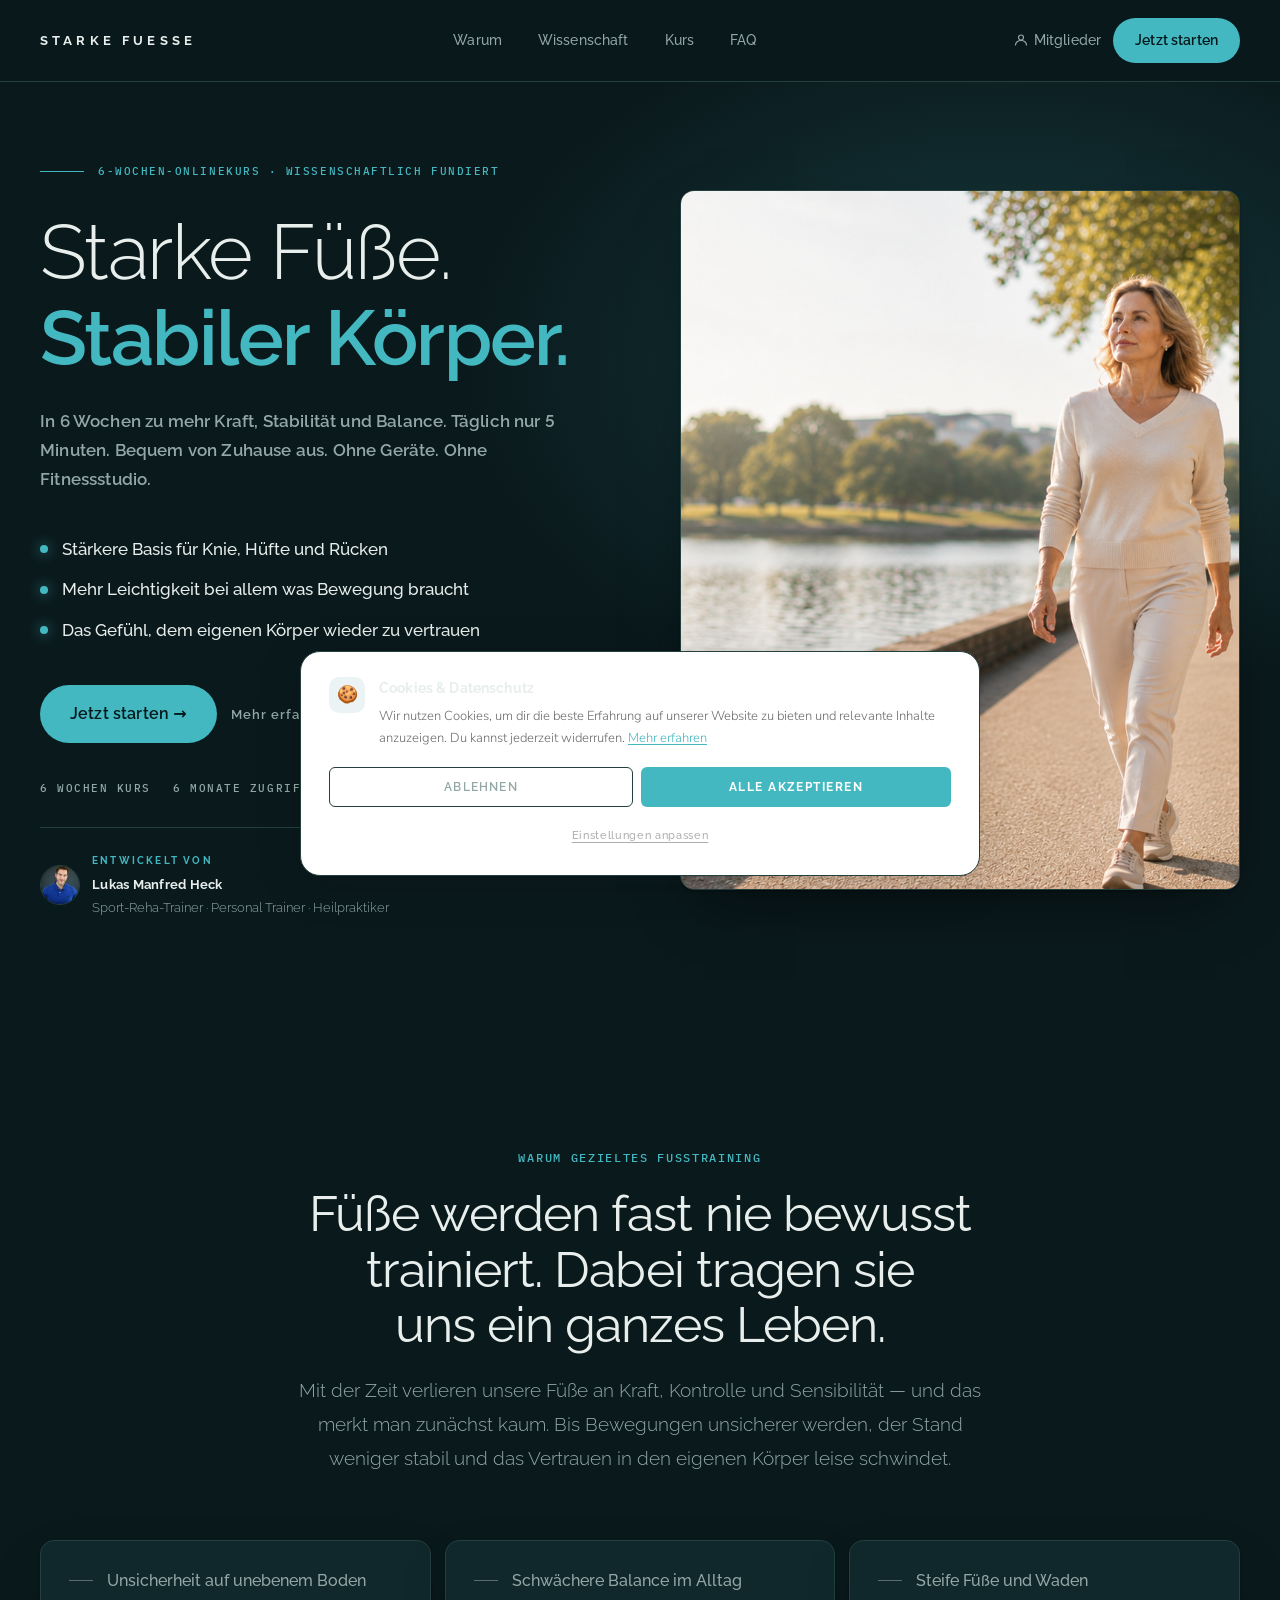
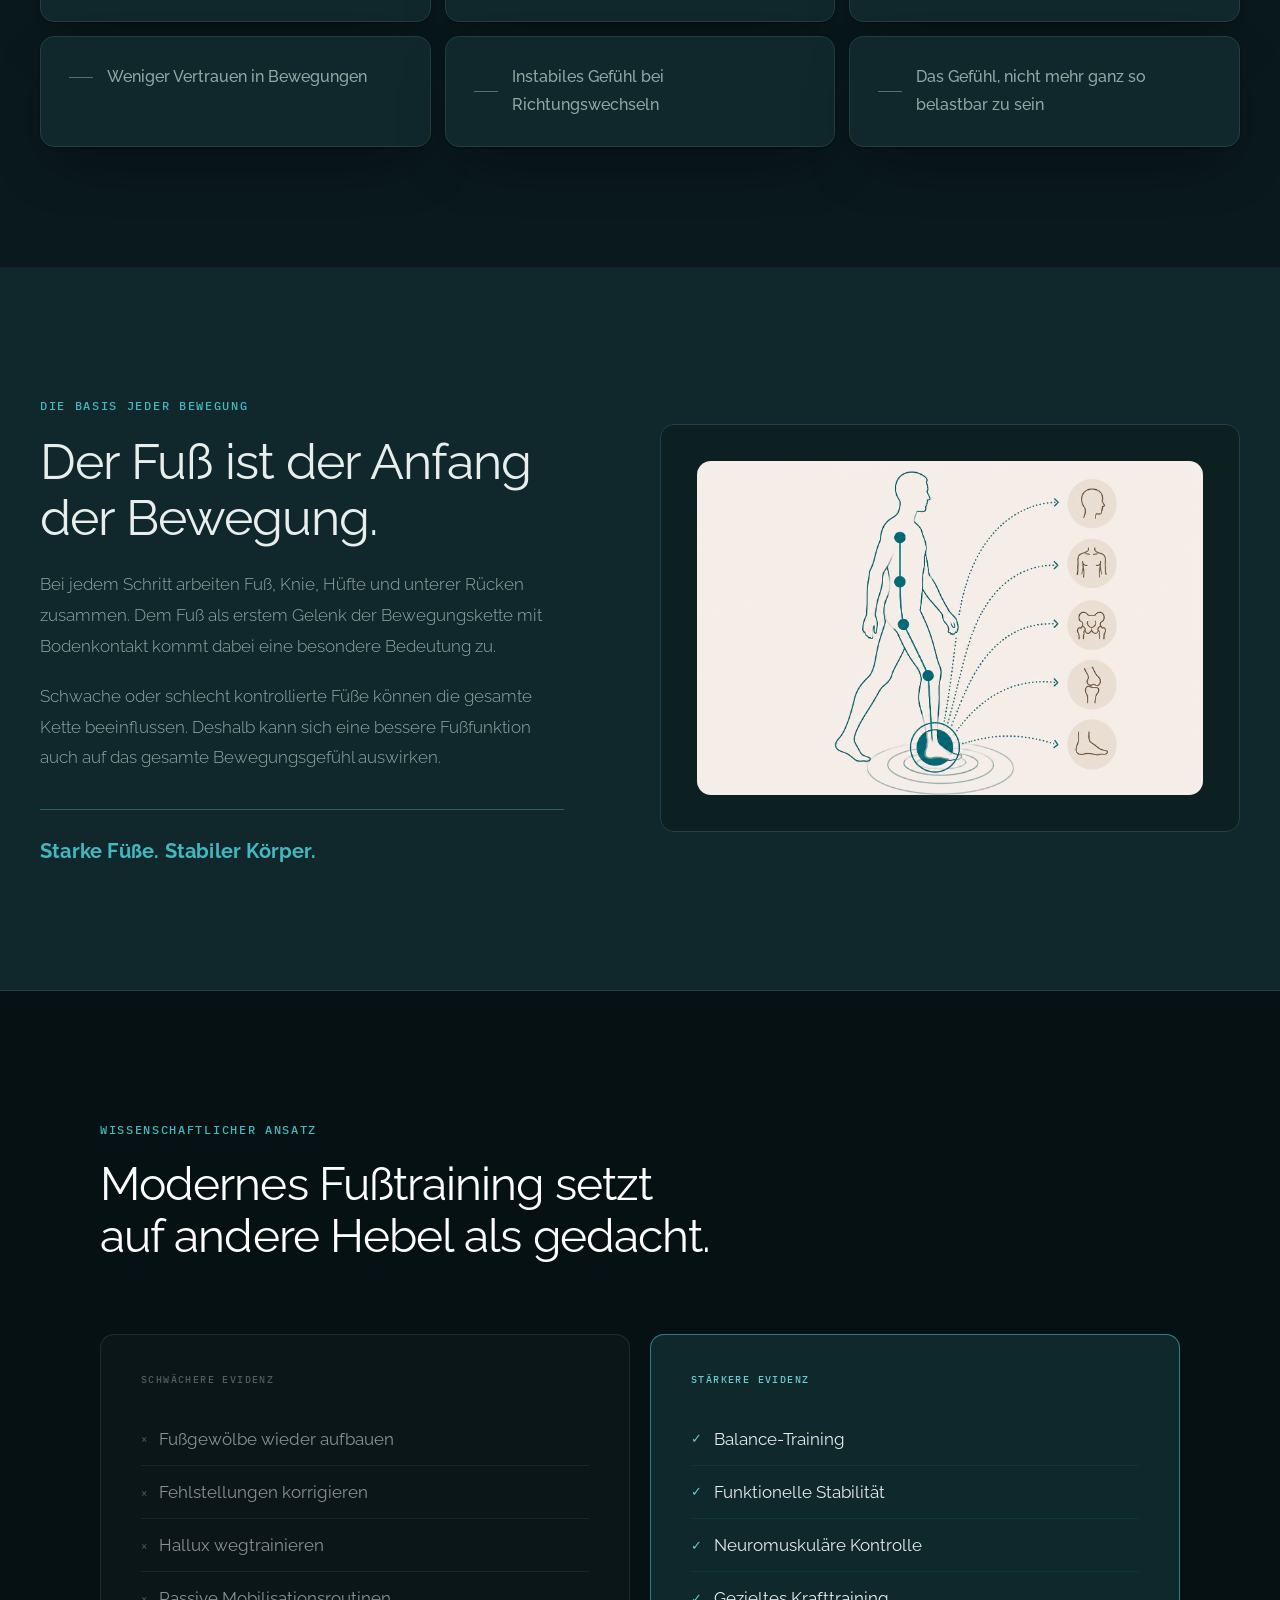
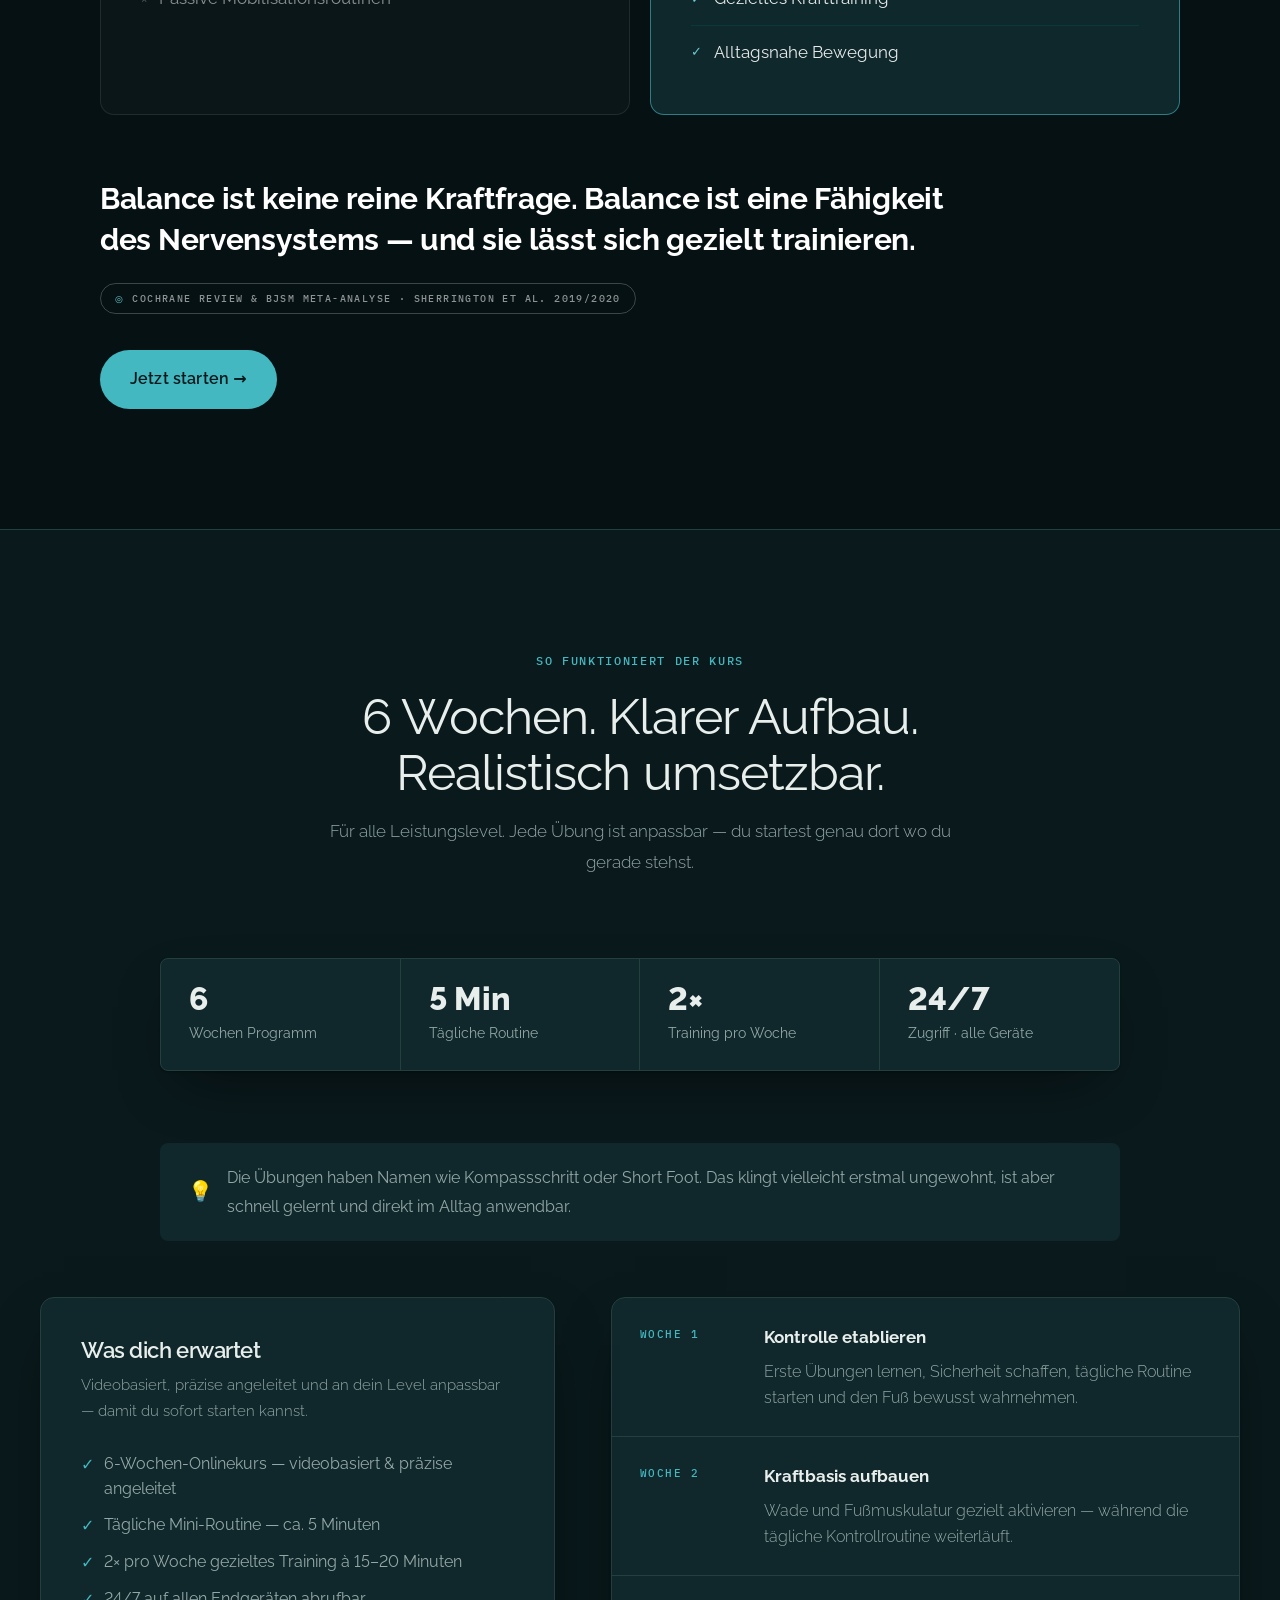
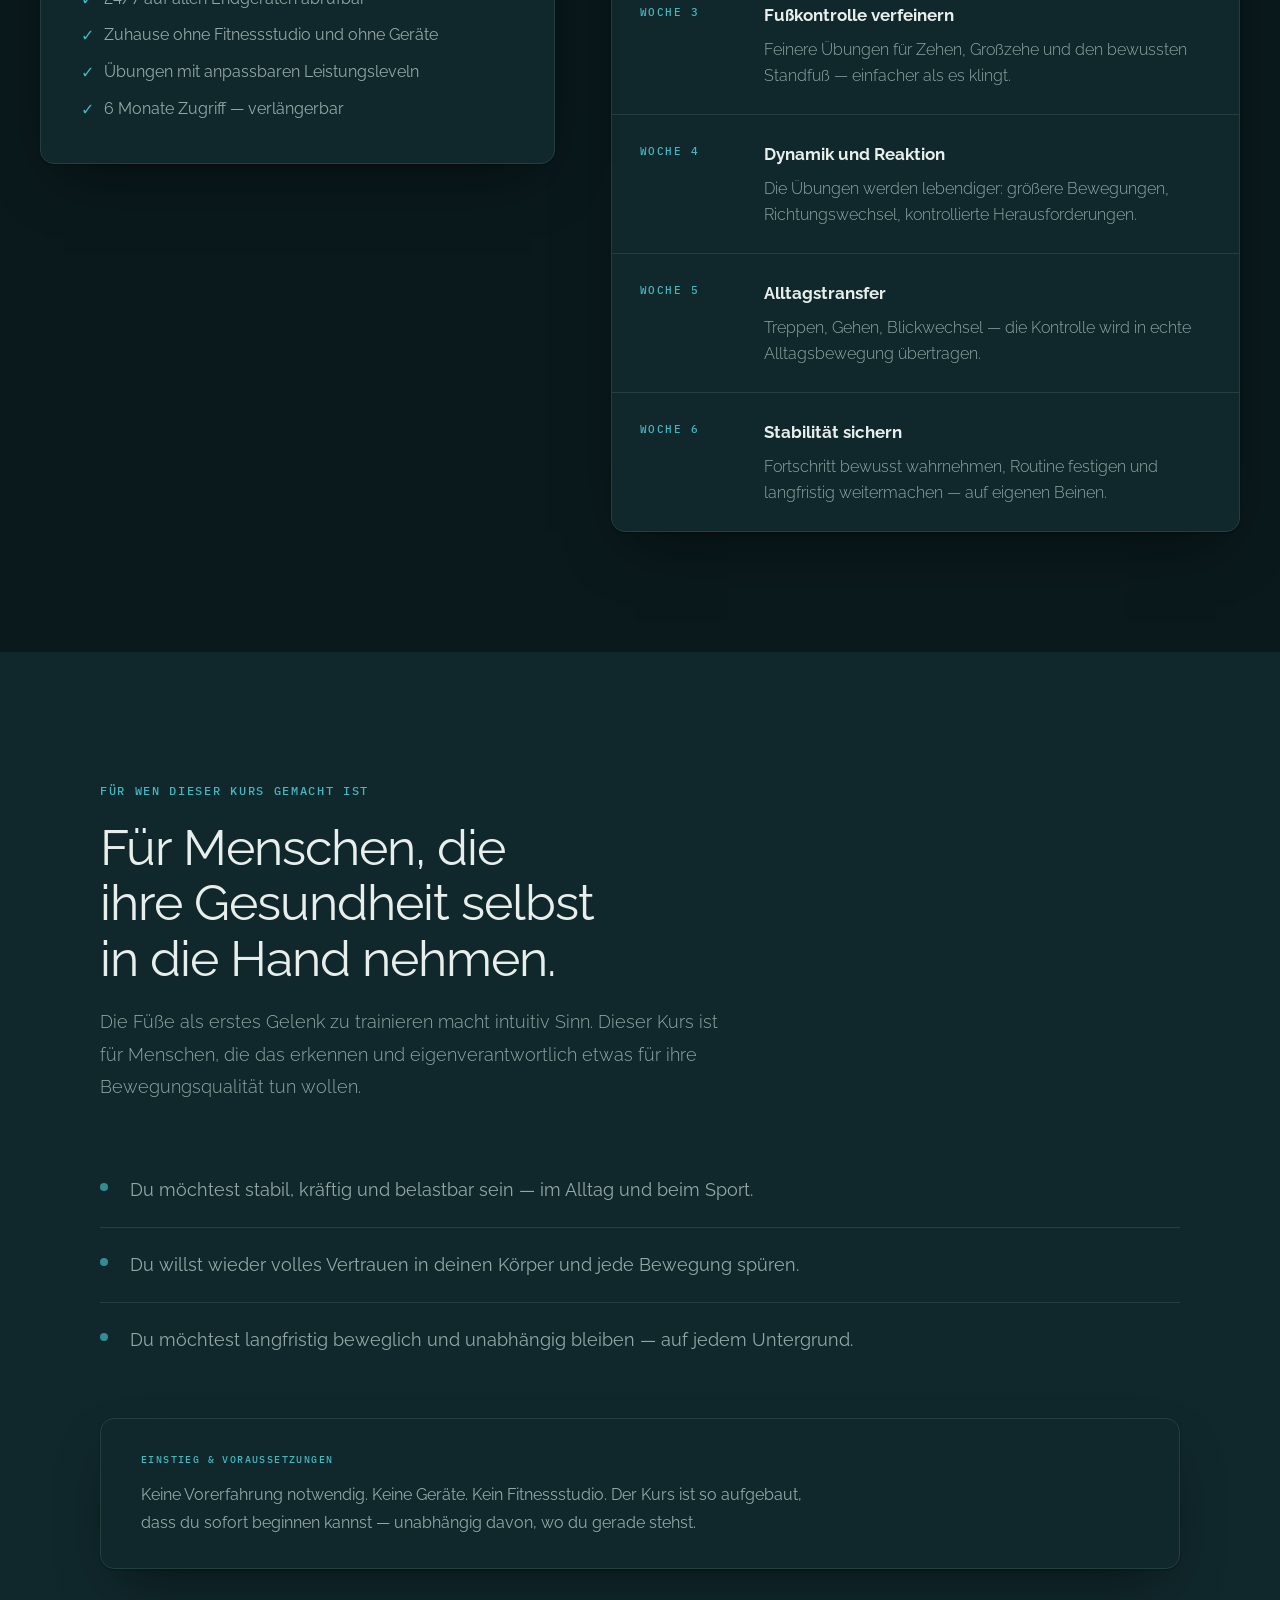
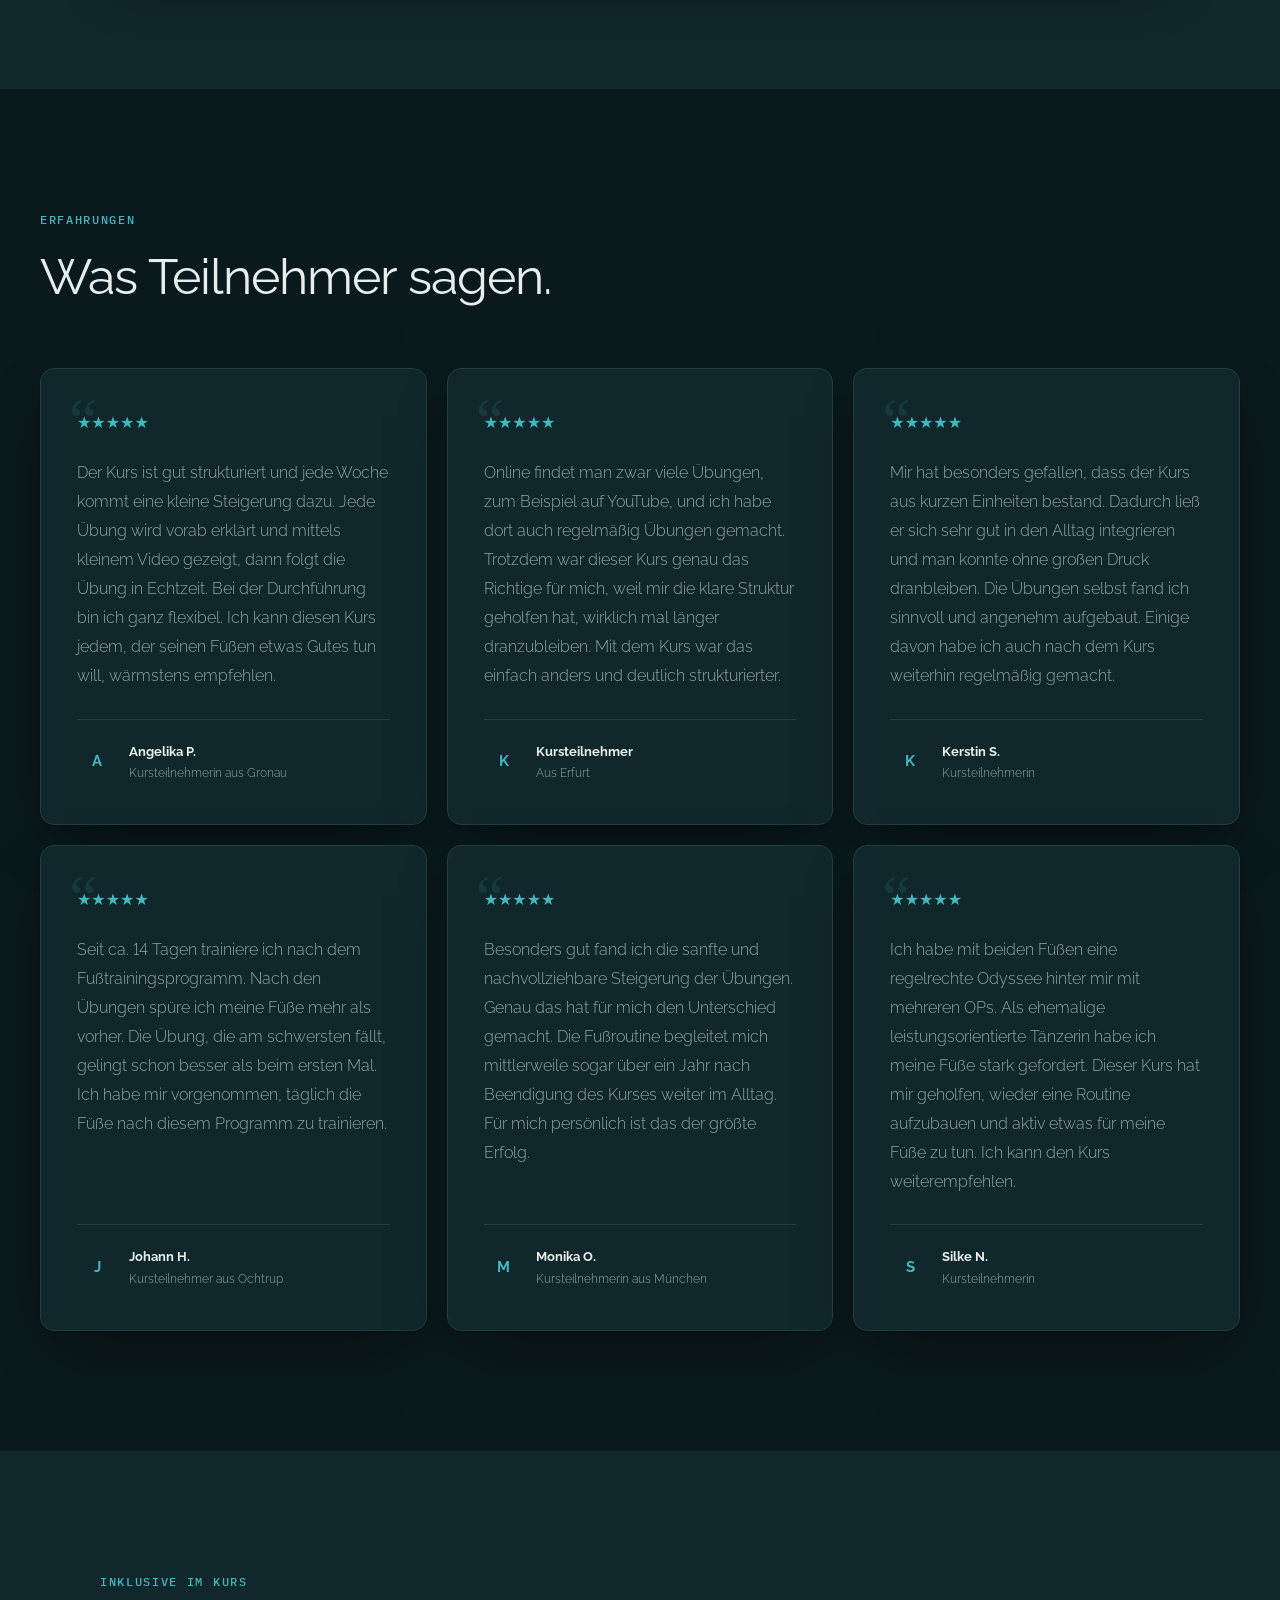
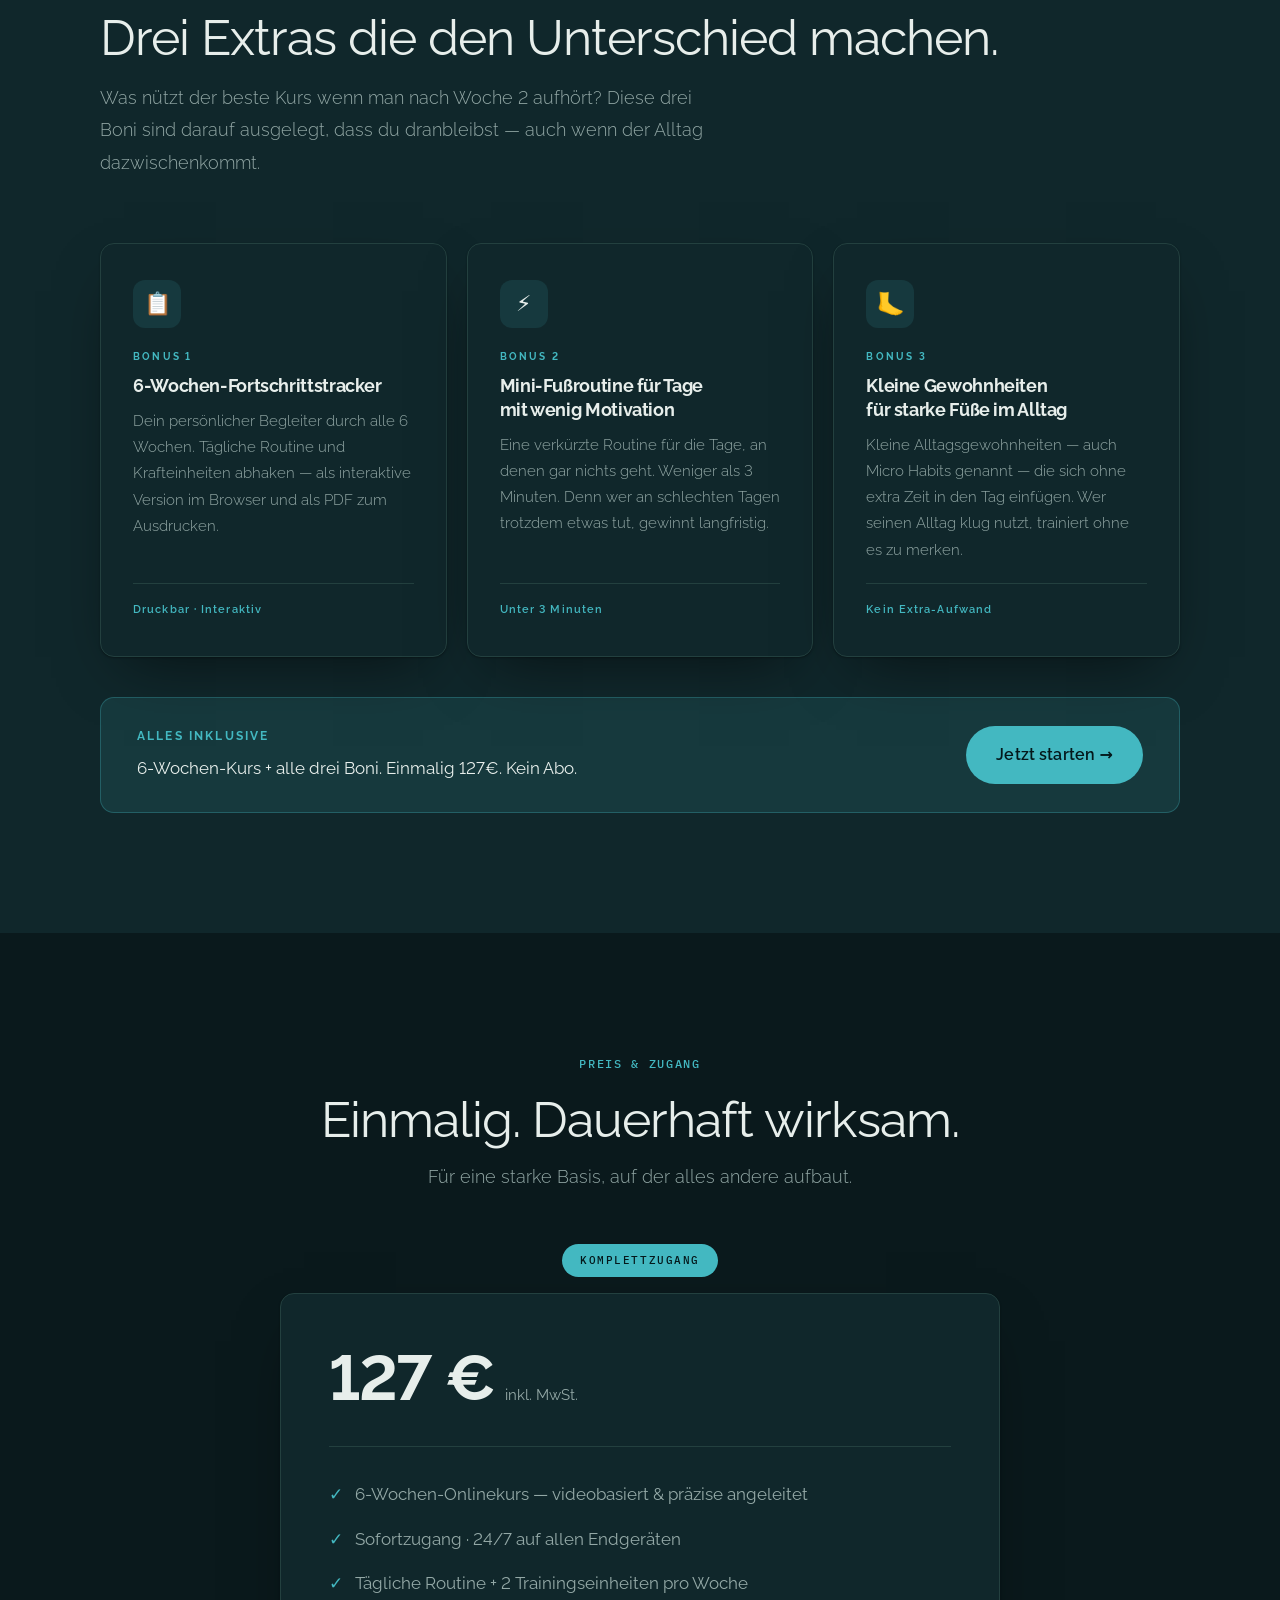
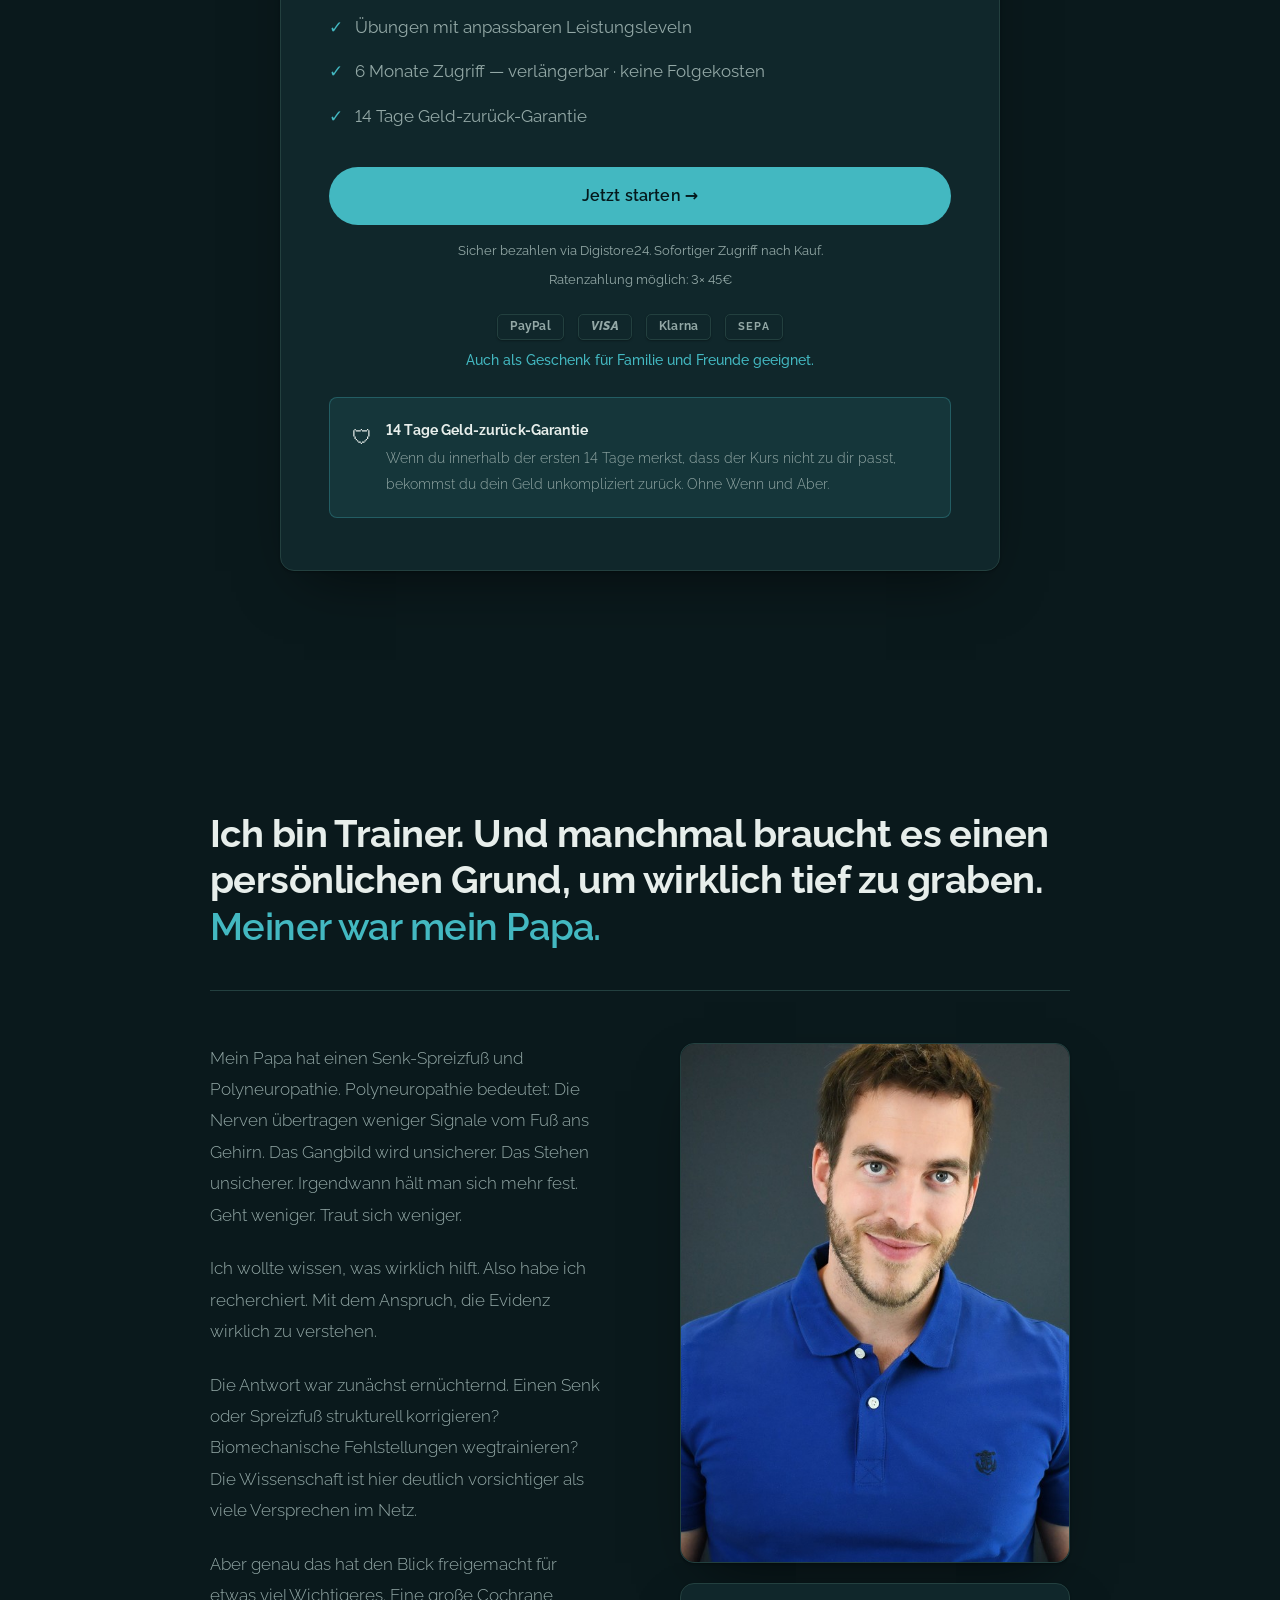
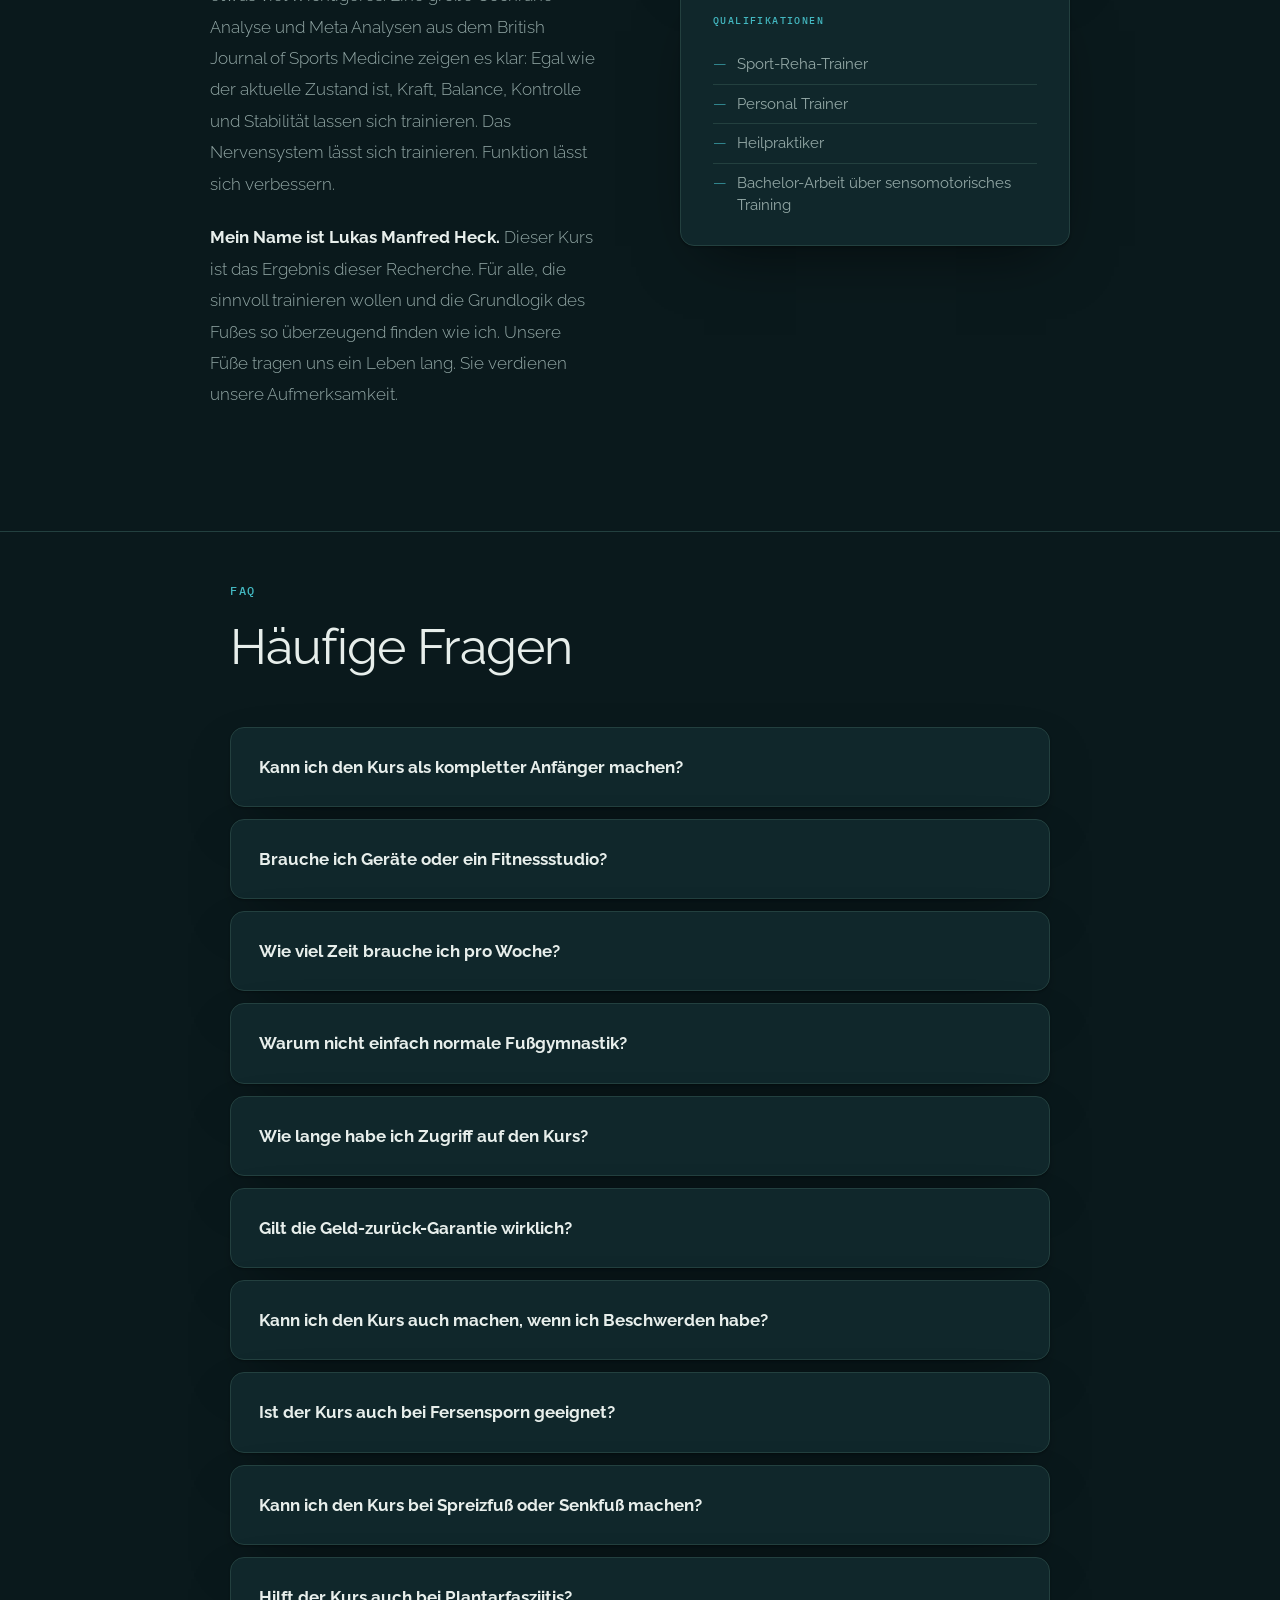
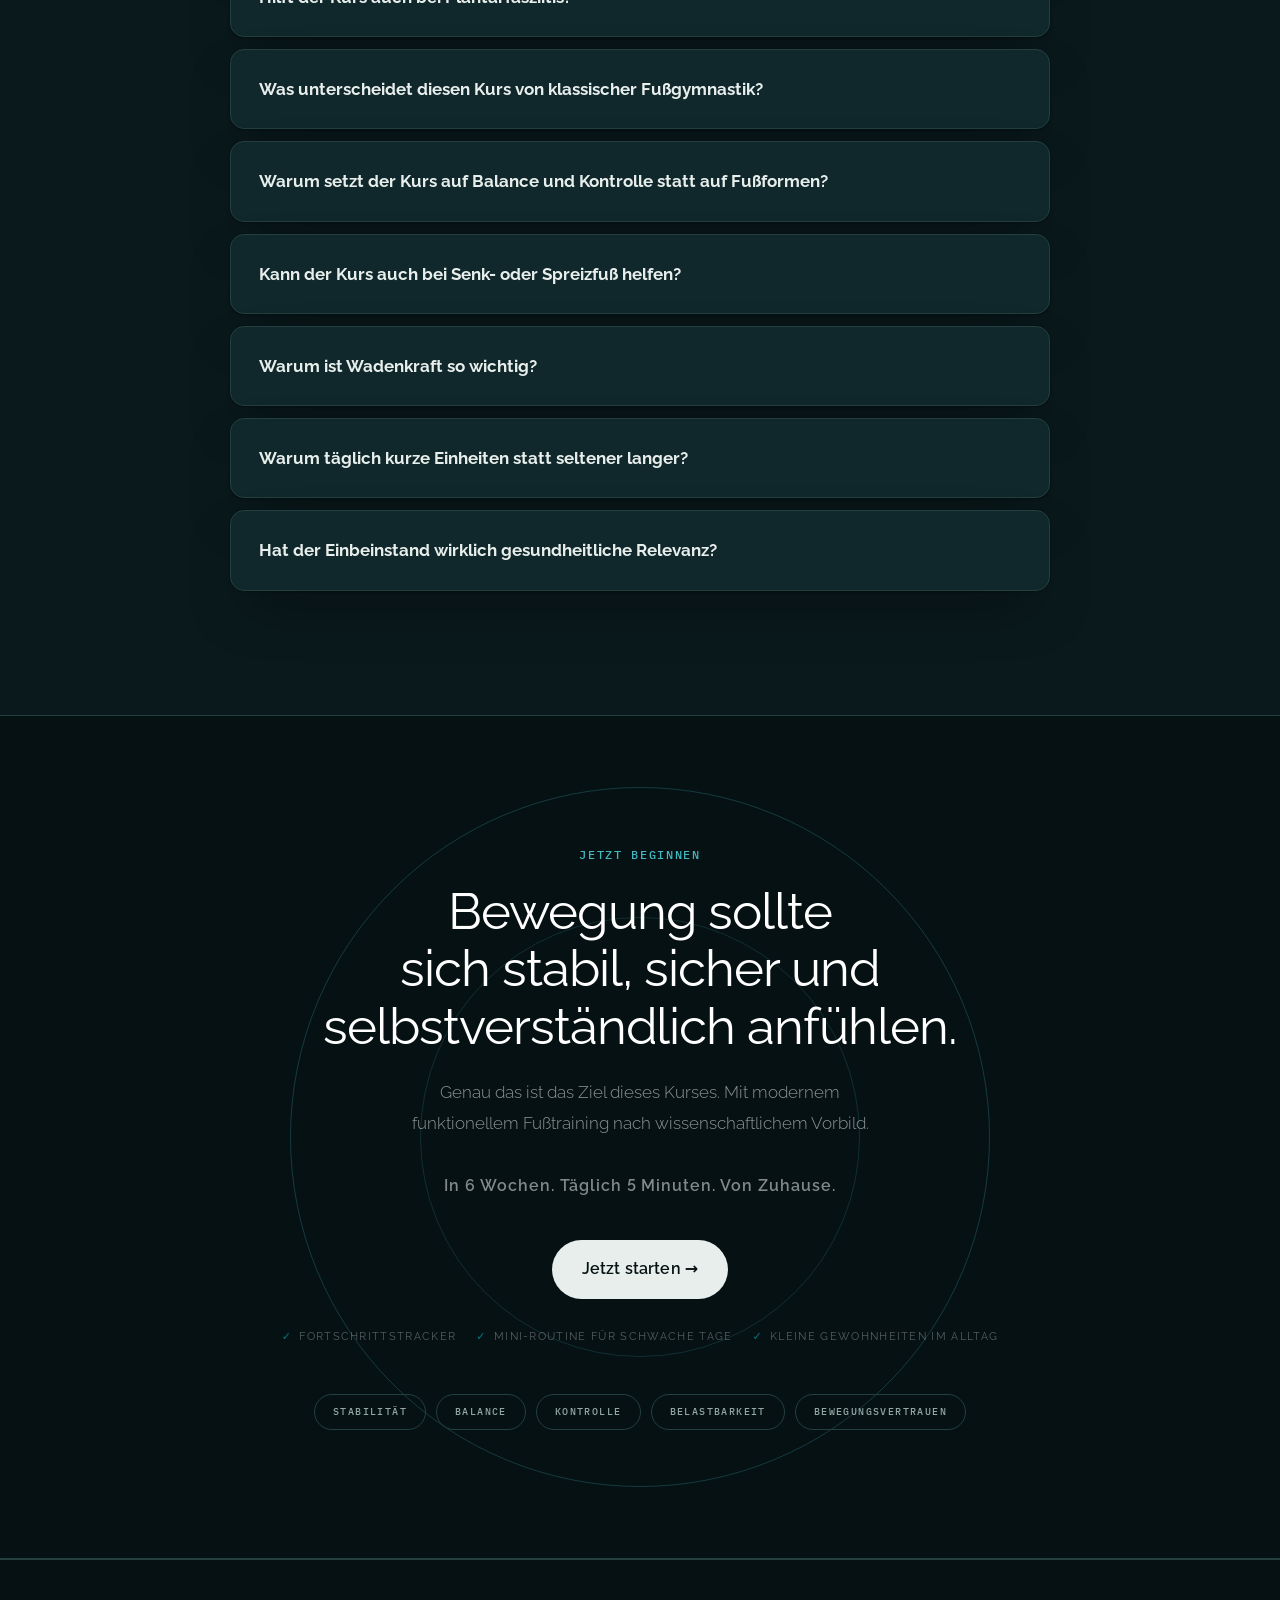
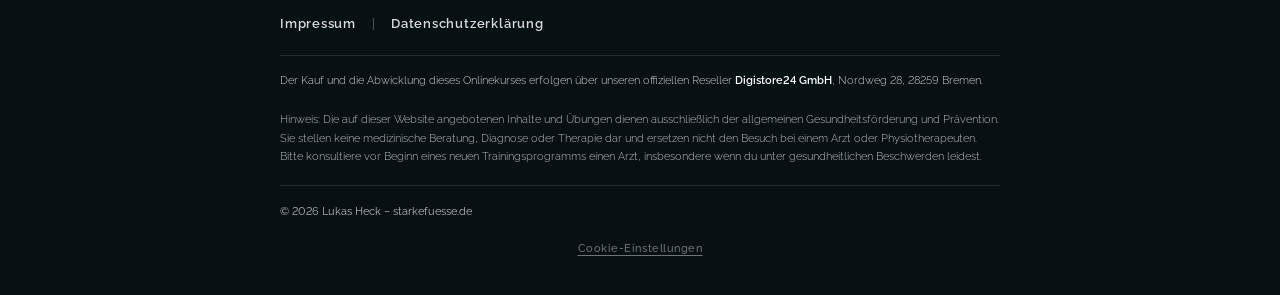
<file: index.html>
<!DOCTYPE html>
<html lang="de">
<head>
  <!-- Cookie Consent (Consent Mode v2) -->
  <script src="/cookie-banner.js"></script>
  <!-- End Cookie Consent -->
  <!-- Google Tag Manager -->
  <script>(function(w,d,s,l,i){w[l]=w[l]||[];w[l].push({'gtm.start':
  new Date().getTime(),event:'gtm.js'});var f=d.getElementsByTagName(s)[0],
  j=d.createElement(s),dl=l!='dataLayer'?'&l='+l:'';j.async=true;j.src=
  'https://www.googletagmanager.com/gtm.js?id='+i+dl;f.parentNode.insertBefore(j,f);
  })(window,document,'script','dataLayer','GTM-P5GLTDJZ');</script>
  <!-- End Google Tag Manager -->
  <meta charset="UTF-8" />
  <meta name="viewport" content="width=device-width, initial-scale=1.0" />

  <!-- ── SEO: Title & Description ── -->
  <title>Fußtraining Onlinekurs | Bei Spreizfuß, Fersensporn & Fußschmerzen – Starke Fuesse</title>
  <meta name="description" content="Gezieltes Fußtraining für Zuhause – bei Spreizfuß, Senkfuß, Fersensporn und Fußschmerzen. 6-Wochen-Onlinekurs von Sport-Reha-Trainer Lukas Heck. Täglich 5 Minuten, ohne Geräte, wissenschaftlich fundiert." />
  <meta name="keywords" content="Fußtraining, spreizfuß übungen, fersensporn übungen, senkfuß übungen, fußschmerzen übungen, plantarfasziitis übungen, fußgymnastik, knick senkfuß übungen, fersenschmerzen übungen, Fußkurs online, funktionelles Fußtraining, Balancetraining Fuß" />
  <meta name="author" content="Lukas Manfred Heck" />
  <meta name="robots" content="index, follow" />
  <link rel="canonical" href="https://www.starkefuesse.de/" />

  <!-- ── Open Graph ── -->
  <meta property="og:type" content="website" />
  <meta property="og:url" content="https://www.starkefuesse.de/" />
  <meta property="og:title" content="Fußtraining bei Spreizfuß, Fersensporn & Fußschmerzen – Starke Fuesse" />
  <meta property="og:description" content="Gezieltes Fußtraining für Zuhause. 6 Wochen, täglich 5 Minuten, ohne Geräte. Wissenschaftlich fundiert von Sport-Reha-Trainer Lukas Heck." />
  <meta property="og:image" content="https://www.starkefuesse.de/bewegung_hero.png" />
  <meta property="og:locale" content="de_DE" />
  <meta property="og:site_name" content="Starke Fuesse" />

  <!-- ── Twitter Card ── -->
  <meta name="twitter:card" content="summary_large_image" />
  <meta name="twitter:title" content="Fußtraining bei Spreizfuß, Fersensporn & Fußschmerzen" />
  <meta name="twitter:description" content="Gezieltes Fußtraining für Zuhause. 6 Wochen, täglich 5 Minuten, ohne Geräte. Wissenschaftlich fundiert." />
  <meta name="twitter:image" content="https://www.starkefuesse.de/bewegung_hero.png" />

  <!-- ── Schema.org JSON-LD ── -->
  <script type="application/ld+json">
  {
    "@context": "https://schema.org",
    "@graph": [

      {
        "@type": "Organization",
        "@id": "https://www.starkefuesse.de/#organization",
        "name": "Heck Performance",
        "url": "https://www.starkefuesse.de",
        "logo": "https://www.starkefuesse.de/lukas_heck.JPG",
        "contactPoint": {
          "@type": "ContactPoint",
          "telephone": "+49-7556-286-994-3",
          "email": "info@lukasheck.com",
          "contactType": "customer service",
          "availableLanguage": "German"
        },
        "address": {
          "@type": "PostalAddress",
          "streetAddress": "Vogesenstraße 8",
          "addressLocality": "Bühl",
          "postalCode": "77815",
          "addressCountry": "DE"
        },
        "founder": {
          "@id": "https://www.starkefuesse.de/#person"
        }
      },

      {
        "@type": "Person",
        "@id": "https://www.starkefuesse.de/#person",
        "name": "Lukas Manfred Heck",
        "jobTitle": "Sport-Reha-Trainer, Personal Trainer & Heilpraktiker",
        "url": "https://www.starkefuesse.de",
        "image": "https://www.starkefuesse.de/lukas_heck.JPG",
        "email": "info@lukasheck.com",
        "worksFor": {
          "@id": "https://www.starkefuesse.de/#organization"
        },
        "knowsAbout": [
          "Funktionelles Fußtraining",
          "Sensomotorisches Training",
          "Sturzprävention",
          "Balance-Training",
          "Neuromuskuläre Kontrolle",
          "Sport-Rehabilitation"
        ],
        "hasCredential": [
          {
            "@type": "EducationalOccupationalCredential",
            "credentialCategory": "degree",
            "name": "Bachelor mit Schwerpunkt sensomotorisches Training"
          },
          {
            "@type": "EducationalOccupationalCredential",
            "name": "Sport-Reha-Trainer"
          },
          {
            "@type": "EducationalOccupationalCredential",
            "name": "Personal Trainer"
          },
          {
            "@type": "EducationalOccupationalCredential",
            "name": "Heilpraktiker"
          }
        ]
      },

      {
        "@type": "Course",
        "@id": "https://www.starkefuesse.de/#course",
        "name": "Starke Füße – Funktionelles Fußtraining Onlinekurs",
        "description": "6-Wochen-Onlinekurs für gezieltes Fußtraining bei Spreizfuß, Senkfuß, Fersensporn, Plantarfasziitis und allgemeinen Fußschmerzen. Videobasiert, täglich 5 Minuten Routine plus 2x pro Woche 15–20 Minuten Training. Zuhause ohne Geräte. Wissenschaftlich fundiert auf Basis von Cochrane-Analysen und aktueller Evidenz zu Balance-Training, neuromuskulärer Kontrolle und funktionellem Krafttraining. Entwickelt von Sport-Reha-Trainer und Heilpraktiker Lukas Manfred Heck.",
        "url": "https://www.starkefuesse.de",
        "image": "https://www.starkefuesse.de/bewegung_hero.png",
        "provider": {
          "@id": "https://www.starkefuesse.de/#organization"
        },
        "instructor": {
          "@id": "https://www.starkefuesse.de/#person"
        },
        "inLanguage": "de",
        "courseMode": "online",
        "educationalLevel": "beginner",
        "timeRequired": "P6W",
        "hasCourseInstance": {
          "@type": "CourseInstance",
          "courseMode": "online",
          "courseWorkload": "PT5M",
          "instructor": {
            "@id": "https://www.starkefuesse.de/#person"
          }
        },
        "offers": {
          "@type": "Offer",
          "price": "127",
          "priceCurrency": "EUR",
          "priceValidUntil": "2026-12-31",
          "availability": "https://schema.org/InStock",
          "url": "https://www.checkout-ds24.com/product/695407",
          "seller": {
            "@id": "https://www.starkefuesse.de/#organization"
          }
        },
        "about": [
          "Fußtraining",
          "Spreizfuß Übungen",
          "Senkfuß Übungen",
          "Fersensporn Übungen",
          "Plantarfasziitis Übungen",
          "Fußschmerzen Übungen",
          "Fußgymnastik",
          "Balance-Training",
          "Funktionelles Training",
          "Neuromuskuläre Kontrolle",
          "Wadenkraft",
          "Fußkraft",
          "Sturzprävention"
        ]
      },

      {
        "@type": "WebSite",
        "@id": "https://www.starkefuesse.de/#website",
        "url": "https://www.starkefuesse.de",
        "name": "Starke Fuesse",
        "description": "Funktionelles Fußtraining nach wissenschaftlichem Vorbild",
        "publisher": {
          "@id": "https://www.starkefuesse.de/#organization"
        },
        "inLanguage": "de"
      },

      {
        "@type": "FAQPage",
        "@id": "https://www.starkefuesse.de/#faq",
        "mainEntity": [
          {
            "@type": "Question",
            "name": "Kann ich den Kurs als kompletter Anfänger machen?",
            "acceptedAnswer": {
              "@type": "Answer",
              "text": "Ja, absolut. Der Kurs ist genau dafür gemacht. Du brauchst keine Vorkenntnisse und keine Erfahrung mit Fußübungen. Jede Einheit erklärt, was du tust und warum. Du startest kontrolliert und steigerst dich in deinem Tempo."
            }
          },
          {
            "@type": "Question",
            "name": "Brauche ich Geräte oder ein Fitnessstudio?",
            "acceptedAnswer": {
              "@type": "Answer",
              "text": "Nein. Alles, was du brauchst, ist etwas Bodenplatz. Eine Wand oder ein Stuhl können als Sicherheitsoption genutzt werden."
            }
          },
          {
            "@type": "Question",
            "name": "Wie viel Zeit brauche ich pro Woche?",
            "acceptedAnswer": {
              "@type": "Answer",
              "text": "Die tägliche Routine dauert ca. 5 Minuten. Zusätzlich gibt es 2 Trainingseinheiten pro Woche mit je 15–20 Minuten. Insgesamt unter einer Stunde pro Woche."
            }
          },
          {
            "@type": "Question",
            "name": "Was unterscheidet diesen Kurs von klassischer Fußgymnastik?",
            "acceptedAnswer": {
              "@type": "Answer",
              "text": "Klassische Fußgymnastik konzentriert sich meist auf isolierte Übungen im Sitzen. Dieser Kurs setzt auf funktionelles Balance-Training, gezieltes Krafttraining und alltagsnahe Bewegung — das, was die aktuelle Forschung als deutlich wirksamer ausweist. Sherrington et al. (Cochrane 2019) zeigen, dass diese Trainingsformen Sturzraten um bis zu 24% reduzieren können."
            }
          },
          {
            "@type": "Question",
            "name": "Warum setzt der Kurs auf Balance und Kontrolle statt auf Fußformen?",
            "acceptedAnswer": {
              "@type": "Answer",
              "text": "Weil die stärkste wissenschaftliche Evidenz nicht beim Verändern von Fußformen liegt, sondern beim Trainieren von Funktion. Zwei große Meta-Analysen belegen: Balance-Training reduziert Sturzraten um ca. 24%, kombinierte Programme mit Balance und Kraft um ca. 28% (Sherrington et al., BJSM 2020)."
            }
          },
          {
            "@type": "Question",
            "name": "Kann der Kurs auch bei Senk- oder Spreizfuß helfen?",
            "acceptedAnswer": {
              "@type": "Answer",
              "text": "Einen Senk- oder Spreizfuß strukturell zu korrigieren ist durch Training wissenschaftlich nicht seriös belegbar. Was sich jedoch trainieren lässt: Kraft, Kontrolle, Balance und Fußfunktion. Jaffri et al. (J Sport Rehabil 2023) zeigen, dass Training der intrinsischen Fußmuskulatur Balance und Fußfunktion verbessert."
            }
          },
          {
            "@type": "Question",
            "name": "Hat der Einbeinstand wirklich gesundheitliche Relevanz?",
            "acceptedAnswer": {
              "@type": "Answer",
              "text": "Ja. Araujo et al. (BJSM 2022) zeigten in einer Studie mit über 1.700 Teilnehmern, dass Menschen zwischen 51 und 75 Jahren, die keinen 10-Sekunden-Einbeinstand schafften, eine deutlich höhere Sterblichkeitsrate hatten. Balance und Standfähigkeit sind relevante Marker für funktionelle Gesundheit."
            }
          },
          {
            "@type": "Question",
            "name": "Warum ist Wadenkraft so wichtig?",
            "acceptedAnswer": {
              "@type": "Answer",
              "text": "Die Wade ist ein zentraler Hebel für Gangqualität, Gleichgewicht und Belastbarkeit. Rathleff et al. (Scand J Med Sci Sports 2015) zeigten, dass gezieltes Krafttraining der Wade bessere Ergebnisse liefert als klassische Dehnprogramme."
            }
          },
          {
            "@type": "Question",
            "name": "Warum täglich kurze Einheiten statt seltener langer?",
            "acceptedAnswer": {
              "@type": "Answer",
              "text": "Motorische Kontrolle verbessert sich vor allem durch häufige, kurze Wiederholung. Das Nervensystem lernt durch Regelmäßigkeit, nicht durch gelegentliche Intensiveinheiten. Eine tägliche Routine von 5 Minuten ist nachweislich nachhaltiger als seltene lange Einheiten."
            }
          },
          {
            "@type": "Question",
            "name": "Wie lange habe ich Zugriff auf den Kurs?",
            "acceptedAnswer": {
              "@type": "Answer",
              "text": "6 Monate, 24/7 auf allen Endgeräten. Eine Verlängerung ist jederzeit möglich."
            }
          },
          {
            "@type": "Question",
            "name": "Gilt die Geld-zurück-Garantie wirklich?",
            "acceptedAnswer": {
              "@type": "Answer",
              "text": "Ja. Wenn du innerhalb der ersten 14 Tage merkst, dass der Kurs nicht zu dir passt, bekommst du dein Geld unkompliziert zurück. Ohne Wenn und Aber. Die Zahlung läuft sicher über Digistore24."
            }
          }
        ]
      }

    ]
  }
  </script>

  <link rel="preconnect" href="https://fonts.googleapis.com" />
  <link rel="preconnect" href="https://fonts.gstatic.com" crossorigin />
  <link href="https://fonts.googleapis.com/css2?family=Raleway:wght@400;500;600;700;800&family=Nunito+Sans:ital,wght@0,300;0,400;0,500;0,600;1,300&display=swap" rel="stylesheet" />
  <style>
    :root {
      --off-white: #F8F8F6;
      --cream:     #F2EDE8;
      --navy:      #050C12;
      --dark:      #0D1821;
      --petrol:    #006D7A;
      --petrol-h:  #005C67;
      --petrol-l:  #00A1AF;
      --sand:      #D4C4B1;
      --sand-bg:   #EDE4D8;
      --sand-mid:  #E5D9CC;
      --text:      #101820;
      --grey:      #6B737A;
      --lgrey:     #E4E0DC;
      --rh: 'Raleway', sans-serif;
      --rb: 'Nunito Sans', sans-serif;
      --rad: 0.75rem;
      --rad-lg: 1.75rem;
      --tr: 0.22s ease;
    }
    *, *::before, *::after { box-sizing: border-box; margin: 0; padding: 0; }
    html { scroll-behavior: smooth; }
    body { font-family: var(--rb); background: var(--off-white); color: var(--text); font-size: 19px; line-height: 1.78; -webkit-font-smoothing: antialiased; }
    img { display: block; max-width: 100%; }
    a { color: inherit; text-decoration: none; }

    .lbl { display: inline-block; font-family: var(--rh); font-size: 12px; font-weight: 700; letter-spacing: 0.28em; text-transform: uppercase; color: var(--petrol); margin-bottom: 18px; }
    .lbl--sand { color: var(--sand); }
    .lbl--faint { color: rgba(255,255,255,0.38); }
    .lbl--dark { color: rgba(0,0,0,0.42); }

    h1,h2,h3,h4 { font-family: var(--rh); font-weight: 700; line-height: 1.13; }
    h1 { font-size: clamp(2.9rem, 6vw, 4.8rem); letter-spacing: -0.025em; }
    h2 { font-size: clamp(2.1rem, 4vw, 3.1rem); letter-spacing: -0.015em; }
    h3 { font-size: 1.3rem; font-weight: 600; }
    p  { color: var(--grey); font-size: 18px; line-height: 1.82; max-width: 680px; }

    /* ── BUTTONS ── */
    .btn {
      display: inline-flex; align-items: center; justify-content: center; gap: 8px;
      font-family: var(--rh); font-weight: 700; font-size: 13px; letter-spacing: 0.14em; text-transform: uppercase;
      padding: 17px 38px; border-radius: 3px; border: none; cursor: pointer;
      transition: background var(--tr), transform var(--tr), color var(--tr);
    }
    .btn--primary { background: var(--petrol); color: #fff; }
    .btn--primary:hover { background: var(--petrol-h); transform: translateY(-2px); }
    .btn--outline { background: transparent; border: 1.5px solid var(--petrol); color: var(--petrol); }
    .btn--outline:hover { background: var(--petrol); color: #fff; transform: translateY(-2px); }

    /* ── NAV ── */
    nav {
      position: sticky; top: 0; z-index: 100;
      background: rgba(248,248,246,0.93); backdrop-filter: blur(16px);
      border-bottom: 1px solid var(--lgrey);
      transition: box-shadow var(--tr);
    }
    nav.scrolled { box-shadow: 0 1px 20px rgba(5,12,18,0.06); }
    .nav-inner { display: flex; align-items: center; justify-content: space-between; max-width: 1280px; margin: 0 auto; padding: 18px 40px; }
    .nav-logo { font-family: var(--rh); font-weight: 800; font-size: 13px; letter-spacing: 0.2em; text-transform: uppercase; color: var(--navy); }
    .nav-logo span { color: var(--petrol); }
    .nav-links { display: flex; gap: 36px; }
    .nav-links a { font-family: var(--rh); font-size: 12px; font-weight: 600; color: rgba(0,0,0,0.5); letter-spacing: 0.06em; transition: color var(--tr); text-transform: uppercase; }
    .nav-links a:hover { color: var(--petrol); }
    .nav-cta { font-family: var(--rh); font-weight: 700; font-size: 12px; letter-spacing: 0.1em; text-transform: uppercase; background: var(--petrol); color: #fff; padding: 11px 24px; border-radius: 3px; transition: background var(--tr); }
    .nav-cta:hover { background: var(--petrol-h); }
    .nav-member { display: inline-flex; align-items: center; gap: 6px; font-family: var(--rh); font-size: 12px; font-weight: 600; letter-spacing: 0.06em; color: rgba(0,0,0,0.42); transition: color var(--tr); }
    .nav-member:hover { color: var(--petrol); }

    /* ── HERO ── */
    #hero { position: relative; overflow: hidden; padding: 80px 40px 100px; background: var(--off-white); }
    .hero-radial { pointer-events: none; position: absolute; inset: 0; background: radial-gradient(circle at 80% 15%, rgba(237,228,216,0.65), transparent 38%); }
    .hero-inner { position: relative; max-width: 1280px; margin: 0 auto; display: grid; grid-template-columns: 1fr 1fr; align-items: center; gap: 80px; }
    .hero-eyebrow { display: flex; align-items: center; gap: 14px; margin-bottom: 28px; }
    .hero-eyebrow-line { width: 44px; height: 1px; background: var(--petrol); }
    .hero-eyebrow-text { font-family: var(--rh); font-size: 11px; font-weight: 700; letter-spacing: 0.28em; text-transform: uppercase; color: var(--petrol); }
    #hero h1 { color: var(--navy); margin-bottom: 26px; }
    #hero h1 span { color: var(--petrol); display: block; }
    .hero-sub { font-size: 19px; color: rgba(0,0,0,0.6); line-height: 1.75; max-width: 540px; margin-bottom: 44px; font-weight: 300; }
    .hero-benefits { display: flex; flex-direction: column; gap: 10px; margin-bottom: 40px; }
    .hero-benefit { display: flex; align-items: center; gap: 14px; font-size: 17px; font-weight: 500; color: rgba(0,0,0,0.82); }
    .hero-benefit-dot { width: 8px; height: 8px; border-radius: 50%; background: var(--petrol); flex-shrink: 0; }
    .hero-btns { display: flex; gap: 14px; flex-wrap: wrap; margin-bottom: 36px; }
    .hero-trust { display: flex; flex-wrap: wrap; gap: 22px; font-family: var(--rh); font-size: 11px; font-weight: 600; letter-spacing: 0.14em; text-transform: uppercase; color: rgba(0,0,0,0.38); }
    .hero-image { aspect-ratio: 4/5; border-radius: var(--rad-lg); border: 1px solid rgba(0,0,0,0.08); background: var(--sand-bg); box-shadow: 0 24px 72px rgba(5,12,18,0.09); overflow: hidden; }
    .hero-image-inner { width: 100%; height: 100%; border-radius: calc(var(--rad-lg) - 8px); border: 1px solid rgba(0,109,122,0.15); background: rgba(248,248,246,0.5); display: flex; align-items: center; justify-content: center; }
    .placeholder-text { font-family: var(--rh); font-size: 11px; letter-spacing: 0.18em; text-transform: uppercase; color: var(--sand); opacity: 0.65; }

    /* ── WARUM — lighter, more open ── */
    #warum { padding: 120px 40px; background: var(--off-white); }
    .warum-center { text-align: center; max-width: 700px; margin: 0 auto 64px; }
    .warum-center h2 { color: var(--navy); margin-bottom: 20px; }
    .warum-center p { margin: 0 auto; font-size: 19px; color: rgba(0,0,0,0.6); max-width: none; font-weight: 300; line-height: 1.8; }
    .problem-grid { display: grid; grid-template-columns: repeat(3, 1fr); gap: 14px; max-width: 1280px; margin: 0 auto; }
    .problem-card { border-radius: var(--rad-lg); border: 1px solid rgba(0,0,0,0.12); background: #fff; padding: 26px 28px; box-shadow: 0 1px 4px rgba(5,12,18,0.05); }
    .problem-card-inner { display: flex; align-items: center; gap: 14px; }
    .problem-line { width: 24px; height: 1px; background: var(--text); flex-shrink: 0; opacity: 0.35; }
    .problem-text { font-size: 16px; font-weight: 500; color: rgba(0,0,0,0.68); }

    /* ── BEWEGUNGSKETTE — sand bg with breathing room ── */
    #kette { background: var(--sand-bg); padding: 120px 40px; }
    .kette-inner { max-width: 1280px; margin: 0 auto; display: grid; grid-template-columns: 0.95fr 1.05fr; gap: 96px; align-items: center; }
    .kette-text h2 { color: var(--navy); margin-bottom: 24px; }
    .kette-text p { color: #4A4035; font-size: 17px; max-width: none; margin-bottom: 20px; line-height: 1.8; font-weight: 300; }
    .kette-slogan { margin-top: 36px; padding-top: 24px; border-top: 1px solid rgba(0,109,122,0.35); font-family: var(--rh); font-size: 20px; font-weight: 700; color: var(--petrol); letter-spacing: 0.01em; }
    .kette-visual { border-radius: var(--rad-lg); border: 1px solid var(--sand); background: rgba(248,248,246,0.6); padding: 36px; }
    .kette-visual-title { text-align: center; margin-bottom: 28px; }
    .kette-visual-title h3 { font-size: 1.2rem; color: var(--navy); margin-top: 6px; }
    .kette-nodes { display: flex; flex-direction: column; gap: 10px; }
    .kette-node { display: flex; align-items: center; gap: 18px; padding: 16px 20px; border: 1px solid rgba(0,0,0,0.08); background: #fff; border-radius: 6px; }
    .kette-node--active { background: var(--petrol); border-color: var(--petrol); }
    .kette-node-num { font-family: var(--rh); font-size: 10px; font-weight: 700; letter-spacing: 0.18em; opacity: 0.55; color: var(--text); }
    .kette-node--active .kette-node-num { color: #fff; }
    .kette-node-body { flex: 1; }
    .kette-node-title { font-family: var(--rh); font-size: 14px; font-weight: 700; color: var(--text); }
    .kette-node--active .kette-node-title { color: #fff; }
    .kette-node-sub { font-size: 12px; opacity: 0.6; color: var(--text); margin-top: 2px; }
    .kette-node--active .kette-node-sub { color: #fff; }
    .kette-fokus { background: rgba(255,255,255,0.18); border-radius: 20px; padding: 3px 10px; font-family: var(--rh); font-size: 9px; font-weight: 700; letter-spacing: 0.14em; text-transform: uppercase; color: #fff; }

    /* ── WISSENSCHAFT — one dark section, well-earned ── */
    #wissenschaft { background: var(--navy); padding: 120px 40px; color: #fff; }
    .wiss-inner { max-width: 1080px; margin: 0 auto; }
    .wiss-heading { max-width: 780px; margin-bottom: 72px; }
    .wiss-heading h2 { color: #fff; font-size: clamp(2rem, 4vw, 2.9rem); }
    .wiss-boxes { display: grid; grid-template-columns: 1fr 1fr; gap: 20px; margin-bottom: 64px; }
    .wiss-box { border-radius: var(--rad-lg); padding: 36px 40px; transition: transform 0.25s ease, box-shadow 0.25s ease, background 0.25s ease, border-color 0.25s ease; }
    .wiss-box--no { border: 1px solid rgba(255,255,255,0.09); background: rgba(255,255,255,0.025); }
    .wiss-box--yes { border: 1px solid rgba(0,109,122,0.65); background: rgba(0,109,122,0.18); cursor: default; }
    .wiss-box--yes:hover { background: rgba(0,109,122,0.28); border-color: rgba(0,161,175,0.9); transform: translateY(-4px); box-shadow: 0 20px 48px rgba(0,109,122,0.25); }
    .wiss-box--yes:hover .wiss-item { color: #fff; }
    .wiss-box--yes:hover .wiss-item::before { color: #fff; }
    .wiss-box--yes:hover .wiss-box-label { color: #fff; }
    .wiss-box-label { font-family: var(--rh); font-size: 10px; font-weight: 700; letter-spacing: 0.28em; text-transform: uppercase; margin-bottom: 24px; }
    .wiss-box--no .wiss-box-label { color: rgba(255,255,255,0.3); }
    .wiss-box--yes .wiss-box-label { color: var(--petrol-l); transition: color 0.25s ease; }
    .wiss-item { font-size: 17px; padding: 11px 0; border-bottom: 1px solid; display: flex; align-items: center; gap: 12px; }
    .wiss-box--no .wiss-item { color: rgba(255,255,255,0.52); border-color: rgba(255,255,255,0.07); }
    .wiss-box--no .wiss-item:last-child { border: none; }
    .wiss-box--no .wiss-item::before { content: '×'; color: rgba(255,255,255,0.28); font-size: 14px; }
    .wiss-box--yes .wiss-item { color: rgba(255,255,255,0.9); border-color: rgba(0,109,122,0.22); transition: color 0.25s ease; }
    .wiss-box--yes .wiss-item:last-child { border: none; }
    .wiss-box--yes .wiss-item::before { content: '✓'; color: var(--petrol-l); font-size: 13px; font-weight: 700; transition: color 0.25s ease; }
    .wiss-source { display: inline-flex; align-items: center; gap: 8px; font-family: var(--rh); font-size: 11px; letter-spacing: 0.14em; text-transform: uppercase; color: rgba(255,255,255,0.80); border: 1px solid rgba(255,255,255,0.35); padding: 7px 16px; border-radius: 20px; }
    .wiss-statement h3 { font-family: var(--rh); font-size: clamp(1.35rem, 2.5vw, 1.85rem); font-weight: 700; color: #fff; line-height: 1.38; max-width: 860px; margin-bottom: 18px; letter-spacing: -0.01em; }
    .wiss-source { display: inline-flex; align-items: center; gap: 8px; font-family: var(--rh); font-size: 10px; letter-spacing: 0.14em; text-transform: uppercase; color: rgba(255,255,255,0.55); border: 1px solid rgba(255,255,255,0.22); padding: 6px 14px; border-radius: 20px; }
    .wiss-source::before { content: '◎'; color: var(--petrol-l); font-size: 9px; }

    /* ── KURS — light bg, breathing room ── */
    #kurs { padding: 120px 40px; background: var(--off-white); }
    .kurs-header { text-align: center; max-width: 640px; margin: 0 auto 80px; }
    .kurs-header h2 { color: var(--navy); margin-bottom: 16px; }
    .kurs-header p { margin: 0 auto; font-size: 17px; color: rgba(0,0,0,0.55); max-width: none; font-weight: 300; }
    .kurs-intro-note { display: inline-block; margin-top: 16px; font-size: 14px; color: rgba(0,0,0,0.42); font-style: italic; }
    .kurs-inner { max-width: 1280px; margin: 0 auto; display: grid; grid-template-columns: 0.9fr 1.1fr; gap: 56px; align-items: start; }
    .kurs-sticky-wrap { position: sticky; top: 100px; align-self: start; }
    .kurs-sticky { background: #fff; border-radius: var(--rad-lg); padding: 40px; box-shadow: 0 8px 40px rgba(5,12,18,0.06); border: 1px solid var(--lgrey); }
    .kurs-sticky h3 { font-size: 1.4rem; color: var(--navy); margin-bottom: 10px; }
    .kurs-sticky > p { font-size: 15px; color: rgba(0,0,0,0.55); max-width: none; margin-bottom: 28px; line-height: 1.7; font-weight: 300; }
    .kurs-checklist { display: flex; flex-direction: column; gap: 11px; }
    .kurs-check { display: flex; align-items: flex-start; gap: 10px; font-size: 16px; color: rgba(0,0,0,0.72); line-height: 1.55; }
    .kurs-check::before { content: '✓'; color: var(--petrol); font-weight: 700; flex-shrink: 0; margin-top: 1px; }
    .weeks-list { background: #fff; border-radius: var(--rad-lg); border: 1px solid var(--lgrey); overflow: hidden; }
    .week-item { position: relative; display: grid; grid-template-columns: 100px 1fr; gap: 24px; padding: 24px 28px; border-top: 1px solid rgba(0,0,0,0.07); transition: all 0.28s ease; }
    .week-item:first-child { border-top: none; }
    .week-item::before { content: ''; position: absolute; left: 0; top: 18px; bottom: 18px; width: 3px; background: var(--petrol); border-radius: 2px; opacity: 0; transition: opacity var(--tr); }
    .week-item:hover { background: var(--cream); transform: translateY(-1px); box-shadow: 0 8px 32px rgba(5,12,18,0.06); border-radius: var(--rad); }
    .week-item:hover::before { opacity: 1; }
    .week-label { font-family: var(--rh); font-size: 11px; font-weight: 700; letter-spacing: 0.2em; text-transform: uppercase; color: var(--petrol); padding-top: 3px; }
    .week-title { font-family: var(--rh); font-size: 17px; font-weight: 700; color: var(--text); margin-bottom: 6px; }
    .week-text { font-size: 16px; color: rgba(0,0,0,0.55); line-height: 1.68; font-weight: 300; }

    /* ── FÜR WEN — warm, light, feminine ── */
    #furwen { padding: 120px 40px; background: var(--cream); }
    .furwen-inner { max-width: 1080px; margin: 0 auto; }
    .furwen-top { max-width: 640px; margin-bottom: 72px; }
    .furwen-top h2 { color: var(--navy); margin-bottom: 20px; }
    .furwen-top p { font-size: 18px; color: #4A4035; font-weight: 300; line-height: 1.8; max-width: none; }
    .furwen-statements { display: flex; flex-direction: column; gap: 0; margin-bottom: 64px; }
    .furwen-statement { padding: 22px 0; border-bottom: 1px solid var(--lgrey); display: flex; align-items: flex-start; gap: 22px; }
    .furwen-statement:first-child { padding-top: 0; }
    .furwen-statement:last-child { border: none; padding-bottom: 0; }
    .furwen-dot { width: 8px; height: 8px; border-radius: 50%; background: var(--petrol); flex-shrink: 0; margin-top: 8px; opacity: 0.7; }
    .furwen-statement-text { font-size: 18px; color: #3a3530; line-height: 1.65; font-weight: 400; }
    .furwen-note { background: #fff; border: 1px solid var(--lgrey); border-radius: var(--rad-lg); padding: 32px 40px; }
    .furwen-note-label { font-family: var(--rh); font-size: 10px; font-weight: 700; letter-spacing: 0.26em; text-transform: uppercase; color: var(--petrol); margin-bottom: 12px; }
    .furwen-note-text { font-size: 16px; color: rgba(0,0,0,0.72); line-height: 1.72; font-weight: 400; max-width: 680px; }

    /* ── INVESTMENT — refined, not SaaS ── */
    #investment { padding: 120px 40px; background: var(--off-white); }
    .investment-inner { max-width: 720px; margin: 0 auto; text-align: center; }
    .investment-inner > .lbl { display: block; }
    .investment-inner > h2 { color: var(--navy); margin-bottom: 14px; }
    .investment-sub { font-size: 18px; color: rgba(0,0,0,0.55); margin: 0 auto 48px; max-width: 480px; line-height: 1.72; font-weight: 300; }
    .price-badge {
      display: inline-block; margin-bottom: 16px;
      background: var(--petrol); color: #fff;
      font-family: var(--rh); font-size: 11px; font-weight: 700;
      letter-spacing: 0.2em; text-transform: uppercase;
      padding: 7px 18px; border-radius: 20px;
    }
    .price-card { background: #fff; border: 1px solid var(--lgrey); border-radius: var(--rad-lg); padding: 52px 48px; box-shadow: 0 8px 40px rgba(5,12,18,0.06); text-align: left; }
    .price-row { display: flex; align-items: baseline; gap: 10px; margin-bottom: 36px; }
    .price-big { font-family: var(--rh); font-size: 4rem; font-weight: 700; letter-spacing: -0.02em; color: var(--text); line-height: 1; }
    .price-vat { font-size: 15px; color: rgba(0,0,0,0.45); }
    .price-divider { height: 1px; background: var(--lgrey); margin-bottom: 32px; }
    .price-includes { display: flex; flex-direction: column; gap: 14px; margin-bottom: 36px; }
    .price-include { display: flex; align-items: flex-start; gap: 12px; font-size: 17px; color: rgba(0,0,0,0.72); }
    .price-include::before { content: '✓'; color: var(--petrol); font-weight: 700; flex-shrink: 0; }
    .price-note { margin-top: 14px; font-size: 13px; color: rgba(0,0,0,0.38); text-align: center; }
    .price-gift { margin-top: 8px; font-size: 14px; color: var(--petrol); text-align: center; font-weight: 500; }
    .guarantee-strip { display: flex; align-items: flex-start; gap: 14px; margin-top: 24px; padding: 20px 22px; background: rgba(0,109,122,0.05); border: 1px solid rgba(0,109,122,0.18); border-radius: var(--rad); }
    .guarantee-strip strong { font-family: var(--rh); font-size: 14px; color: var(--text); display: block; margin-bottom: 4px; letter-spacing: 0.01em; }
    .guarantee-strip p { font-size: 14px; color: rgba(0,0,0,0.55); max-width: none; font-weight: 300; }
    .payment-methods { display: flex; align-items: center; justify-content: center; gap: 14px; margin-top: 22px; flex-wrap: wrap; }
    .payment-methods img { height: 22px; width: auto; opacity: 0.9; }

    /* ── FAQ ── */
    #faq { padding: 40px 40px 112px; background: var(--off-white); }
    .faq-inner { max-width: 820px; margin: 0 auto; }
    .faq-inner > h2 { color: var(--navy); margin-bottom: 52px; }
    details { border-radius: var(--rad-lg); border: 1px solid var(--lgrey); background: #fff; padding: 24px 28px; margin-bottom: 12px; transition: box-shadow var(--tr); }
    details[open] { box-shadow: 0 8px 32px rgba(5,12,18,0.05); }
    summary { list-style: none; cursor: pointer; font-family: var(--rh); font-size: 17px; font-weight: 700; color: var(--text); }
    summary::-webkit-details-marker { display: none; }
    details p { margin-top: 14px; font-size: 17px; color: rgba(0,0,0,0.6); line-height: 1.78; max-width: none; font-weight: 300; }

    /* ── FINAL CTA ── */
    #finalcta { position: relative; overflow: hidden; background: var(--navy); padding: 128px 40px; text-align: center; color: #fff; }
    #finalcta::before { content: ''; pointer-events: none; position: absolute; top: 50%; left: 50%; transform: translate(-50%,-50%); width: 700px; height: 700px; border-radius: 50%; border: 1px solid rgba(0,109,122,0.1); }
    #finalcta::after { content: ''; pointer-events: none; position: absolute; top: 50%; left: 50%; transform: translate(-50%,-50%); width: 440px; height: 440px; border-radius: 50%; border: 1px solid rgba(0,109,122,0.08); }
    .finalcta-inner { position: relative; z-index: 1; max-width: 860px; margin: 0 auto; }
    #finalcta h2 { color: #fff; font-size: clamp(2rem, 4.5vw, 3.2rem); max-width: 760px; margin: 12px auto 22px; }
    #finalcta p { color: rgba(255,255,255,0.55); font-size: 17px; margin: 0 auto 52px; max-width: 480px; font-weight: 300; }
    .finalcta-pills { display: flex; justify-content: center; flex-wrap: wrap; gap: 10px; margin-top: 48px; }
    .finalcta-pill { background: rgba(255,255,255,0.04); border: 1px solid rgba(255,255,255,0.1); color: rgba(255,255,255,0.38); font-family: var(--rh); font-size: 10px; font-weight: 600; letter-spacing: 0.16em; text-transform: uppercase; padding: 8px 18px; border-radius: 20px; }

    

    /* ── FADE ── */
    .fade { opacity: 0; transform: translateY(18px); transition: opacity 0.65s ease, transform 0.65s ease; }
    .fade.in { opacity: 1; transform: none; }

    /* ── ÜBER MICH ── */
    #ueber-mich { background: var(--off-white); padding: 120px 40px; border-bottom: 1px solid var(--lgrey); }
    .ueber-inner { max-width: 860px; margin: 0 auto; }
    .ueber-hook {
      font-family: var(--rh); font-size: clamp(1.6rem, 3.5vw, 2.4rem);
      font-weight: 700; color: var(--navy); line-height: 1.2;
      letter-spacing: -0.015em; margin-bottom: 52px;
      padding-bottom: 40px; border-bottom: 1px solid var(--lgrey);
    }
    .ueber-hook span { color: var(--petrol); }
    .ueber-body { display: grid; grid-template-columns: 1fr 1fr; gap: 80px; align-items: start; }
    .ueber-text p {
      font-size: 17px; color: rgba(0,0,0,0.62); line-height: 1.85;
      max-width: none; margin-bottom: 22px; font-weight: 300;
    }
    .ueber-text p:last-child { margin-bottom: 0; }
    .ueber-text p strong { font-weight: 700; color: var(--text); font-family: var(--rh); }
    .ueber-text p em { font-style: italic; color: rgba(0,0,0,0.5); }
    .ueber-aside { display: flex; flex-direction: column; gap: 20px; }
    .ueber-photo {
      aspect-ratio: 3/4; border-radius: var(--rad-lg);
      background: var(--sand-bg); border: 1px solid var(--lgrey);
      display: flex; align-items: center; justify-content: center;
    }
    .ueber-photo-placeholder { font-family: var(--rh); font-size: 11px; letter-spacing: 0.16em; text-transform: uppercase; color: var(--sand); opacity: 0.7; }
    .ueber-credentials { background: var(--cream); border-radius: var(--rad-lg); padding: 28px 32px; border: 1px solid var(--lgrey); }
    .ueber-credentials-label { font-family: var(--rh); font-size: 10px; font-weight: 700; letter-spacing: 0.26em; text-transform: uppercase; color: var(--petrol); margin-bottom: 16px; }
    .ueber-credential { font-size: 15px; color: rgba(0,0,0,0.65); padding: 8px 0; border-bottom: 1px solid var(--lgrey); display: flex; gap: 10px; align-items: flex-start; line-height: 1.5; }
    .ueber-credential:last-child { border: none; padding-bottom: 0; }
    .ueber-credential::before { content: '—'; color: var(--petrol); flex-shrink: 0; opacity: 0.7; }

    /* ── RESPONSIVE ── */
    @media (max-width: 1024px) {
      .ueber-body { grid-template-columns: 1fr; gap: 48px; }
      .ueber-aside { flex-direction: row; flex-wrap: wrap; }
      .ueber-photo { flex: 1; min-width: 200px; aspect-ratio: 1/1; }
      #testimonials .testimonial-grid { grid-template-columns: 1fr !important; }
      .hero-inner, .kette-inner, .kurs-inner { grid-template-columns: 1fr; gap: 48px; }
      .hero-image { aspect-ratio: 16/9; max-width: 560px; }
      .wiss-boxes { grid-template-columns: 1fr; }
      .problem-grid { grid-template-columns: 1fr 1fr; }
      .kurs-sticky-wrap { position: static; }
      .kurs-sticky { position: static; }
      .kurs-inner { display: flex; flex-direction: column; }
      .kurs-inner .weeks-list { order: 1; }
      .kurs-inner .kurs-sticky-wrap { order: 2; }
      .nav-links { display: none; }
      nav .nav-inner { padding: 16px 24px; }
    }

    @media (max-width: 640px) {
      /* Prevent horizontal overflow */
      html, body { overflow-x: hidden; max-width: 100vw; }

      /* Typography */
      body { font-size: 18px; line-height: 1.82; }
      h1 { font-size: 2.4rem; line-height: 1.1; }
      h2 { font-size: 1.85rem; line-height: 1.15; }
      h3 { font-size: 1.2rem; }
      p  { font-size: 17px; line-height: 1.82; }

      /* Contrast */
      .grey, p { color: #525960; }
      .warum-center p { color: rgba(0,0,0,0.72); }
      .hero-benefit { color: rgba(0,0,0,0.88); font-size: 17px; }
      .week-text { color: rgba(0,0,0,0.68); font-size: 16px; }
      .furwen-statement-text { font-size: 18px; color: #2a2520; }
      .wiss-item { font-size: 17px; }
      .wiss-box--no .wiss-item { color: rgba(255,255,255,0.72); }
      .ueber-text p { font-size: 18px; color: rgba(0,0,0,0.75); }
      .kurs-check { font-size: 16px; color: rgba(0,0,0,0.82); }
      .price-include { font-size: 17px; color: rgba(0,0,0,0.82); }
      details p { font-size: 17px; color: rgba(0,0,0,0.72); }
      summary { font-size: 17px; }

      /* Layout */
      #hero { padding: 60px 20px 72px; }
      #warum, #kette, #wissenschaft, #kurs, #furwen, #investment, #faq, #finalcta, #ueber-mich, #testimonials { padding-left: 20px; padding-right: 20px; padding-top: 80px; padding-bottom: 80px; }
      .hero-btns { flex-direction: column; align-items: flex-start; gap: 16px; }
      .btn { width: 100%; justify-content: center; padding: 20px 32px; font-size: 15px; }
      .price-card { padding: 36px 24px; }
      .price-big { font-size: 3.2rem; }
      .week-item { grid-template-columns: 1fr; gap: 6px; }
      .furwen-note { padding: 24px; }
      .problem-grid { grid-template-columns: 1fr; gap: 10px; }
      .problem-text { font-size: 16px; }
      .wiss-box { padding: 28px 24px; }
      .wiss-heading h2 { font-size: 2rem; }
      .kurs-sticky { padding: 28px 24px; }
      .price-note { font-size: 14px; }
      .guarantee-strip p { font-size: 15px; }
      .guarantee-strip strong { font-size: 16px; }
      .hero-trust { gap: 12px; font-size: 11px; }
      .lbl { font-size: 11px; letter-spacing: 0.2em; }
      .week-title { font-size: 17px; }
      .week-label { font-size: 11px; }
      .finalcta-pills { gap: 8px; }
      .finalcta-pill { font-size: 11px; padding: 8px 14px; }
      #finalcta h2 { font-size: 2rem; }
      #finalcta p { font-size: 17px; }
      .furwen-top p { font-size: 17px; }
      .investment-sub { font-size: 17px; }
      .ueber-hook { font-size: 1.5rem; }
      .nav-member { display: none; }
      .nav-cta { font-size: 12px; padding: 10px 18px; }

      /* Metrics bar — 2x2 on mobile */
      #kurs div[style*="repeat(4"] {
        grid-template-columns: repeat(2, 1fr) !important;
        max-width: 100% !important;
      }

      /* Testimonials — single column on mobile */
      #testimonials div[style*="repeat(3"] ,
      #testimonials div[style*="repeat(2"] {
        grid-template-columns: 1fr !important;
        max-width: 100% !important;
      }

      /* Bonus grid — single column on mobile */
      #boni div[style*="repeat(3"] {
        grid-template-columns: 1fr !important;
      }

      /* Testimonial cards — full width, no overflow */
      #testimonials div[style*="border-radius"] {
        padding: 28px 24px !important;
      }
    }

    @media (max-width: 380px) {
      h1 { font-size: 2rem; }
      h2 { font-size: 1.65rem; }
    }
  
    /* FOOTER */
    footer { background: var(--navy); border-top: 1px solid rgba(255,255,255,0.08); padding: 52px 40px 40px; }
    .footer-inner { max-width: 720px; margin: 0 auto; display: flex; flex-direction: column; gap: 20px; }
    .footer-nav { display: flex; align-items: center; gap: 16px; }
    .footer-nav a { font-family: var(--rh); font-size: 13px; font-weight: 600; letter-spacing: 0.06em; color: rgba(255,255,255,0.85); transition: color var(--tr); text-decoration: none; }
    .footer-nav a:hover { color: #fff; opacity: 1; }
    .footer-divider { color: rgba(255,255,255,0.35); font-size: 13px; }
    .footer-digistore { font-size: 11px; color: rgba(255,255,255,0.82); line-height: 1.65; font-weight: 300; padding-top: 16px; border-top: 1px solid rgba(255,255,255,0.12); }
    .footer-digistore strong { font-weight: 600; color: #fff; }
    .footer-disclaimer { font-size: 10.5px; color: rgba(255,255,255,0.72); line-height: 1.75; font-weight: 300; }
    .footer-copy { font-size: 11px; color: rgba(255,255,255,0.7); padding-top: 16px; border-top: 1px solid rgba(255,255,255,0.12); }
  </style>
  <link rel="stylesheet" href="/theme-lukasheck.css">

</head>
<body>
  <!-- Google Tag Manager (noscript) -->
  <noscript><iframe src="https://www.googletagmanager.com/ns.html?id=GTM-P5GLTDJZ"
  height="0" width="0" style="display:none;visibility:hidden"></iframe></noscript>
  <!-- End Google Tag Manager (noscript) -->

<!-- NAV -->
<nav id="mainNav">
  <div class="nav-inner">
    <a href="#hero" class="nav-logo">Starke Fuesse</a>
    <div class="nav-links">
      <a href="#warum">Warum</a>
      <a href="#wissenschaft">Wissenschaft</a>
      <a href="#kurs">Kurs</a>
      <a href="#faq">FAQ</a>
    </div>
    <div style="display:flex; align-items:center; gap:12px;">
      <a href="/login" class="nav-member">
        <svg width="14" height="14" viewBox="0 0 14 14" fill="none" xmlns="http://www.w3.org/2000/svg"><circle cx="7" cy="4.5" r="2.5" stroke="currentColor" stroke-width="1.2"/><path d="M1.5 12c0-2.485 2.462-4.5 5.5-4.5s5.5 2.015 5.5 4.5" stroke="currentColor" stroke-width="1.2" stroke-linecap="round"/></svg>
        Mitglieder
      </a>
      <a href="https://www.checkout-ds24.com/product/695407" class="nav-cta" target="_blank" rel="noopener">Jetzt starten</a>
    </div>
  </div>
</nav>

<!-- HERO -->
<section id="hero">
  <div class="hero-radial"></div>
  <div class="hero-inner">
    <div class="fade">
      <div class="hero-eyebrow">
        <div class="hero-eyebrow-line"></div>
        <div class="hero-eyebrow-text">6-Wochen-Onlinekurs · Wissenschaftlich fundiert</div>
      </div>
      <h1>Starke Füße.<span>Stabiler Körper.</span></h1>
      <p style="font-size:17px; color:rgba(0,0,0,0.78); letter-spacing:0.01em; margin-bottom:40px; line-height:1.7; font-weight:600; font-family:var(--rh);">In 6 Wochen zu mehr Kraft, Stabilität und Balance. Täglich nur 5 Minuten. Bequem von Zuhause aus. Ohne Geräte. Ohne Fitnessstudio.</p>
      <div class="hero-benefits">
        <div class="hero-benefit"><span class="hero-benefit-dot"></span>Stärkere Basis für Knie, Hüfte und Rücken</div>
        <div class="hero-benefit"><span class="hero-benefit-dot"></span>Mehr Leichtigkeit bei allem was Bewegung braucht</div>
        <div class="hero-benefit"><span class="hero-benefit-dot"></span>Das Gefühl, dem eigenen Körper wieder zu vertrauen</div>
      </div>
      <div class="hero-btns">
        <a href="https://www.checkout-ds24.com/product/695407" class="btn btn--primary" target="_blank" rel="noopener">Jetzt starten →</a>
        <a href="#kurs" style="font-family:var(--rh); font-size:13px; font-weight:600; letter-spacing:0.08em; color:rgba(0,0,0,0.4); text-decoration:none; display:inline-flex; align-items:center; gap:6px; transition:color 0.22s ease;" onmouseover="this.style.color='var(--petrol)'" onmouseout="this.style.color='rgba(0,0,0,0.4)'">Mehr erfahren →</a>
      </div>
      <div class="hero-trust">
        <span>6 Wochen Kurs</span>
        <span>6 Monate Zugriff</span>
        <span>24/7 flexibel</span>
        <span>Alle Endgeräte</span>
      </div>
      <div style="display:flex; align-items:center; gap:12px; margin-top:28px; padding-top:24px; border-top:1px solid var(--lgrey);">
        <img src="/lukas_heck.JPG" alt="Lukas Manfred Heck" style="width:40px; height:40px; border-radius:50%; object-fit:cover; flex-shrink:0; border:1.5px solid var(--lgrey);" />
        <div>
          <div style="font-family:var(--rh); font-size:10px; font-weight:700; letter-spacing:0.22em; text-transform:uppercase; color:var(--petrol); margin-bottom:3px;">Entwickelt von</div>
          <div style="font-family:var(--rh); font-size:13px; font-weight:700; color:var(--navy); letter-spacing:0.02em;">Lukas Manfred Heck</div>
          <div style="font-size:13px; color:var(--grey); font-weight:300;">Sport-Reha-Trainer · Personal Trainer · Heilpraktiker</div>
        </div>
      </div>
    </div>
    <div class="fade">
      <div class="hero-image">
        <img
          src="/bewegung_hero.png"
          alt="Frau geht sicher und aufrecht im Park spazieren – Standfestigkeit durch gezieltes Fußtraining"
          style="width:100%; height:100%; object-fit:cover; border-radius:calc(var(--rad-lg) - 8px); display:block;"
        />
      </div>
    </div>
  </div>
</section>

<!-- WARUM — empowering, not finger-pointing -->
<section id="warum">
  <div class="warum-center fade">
    <div class="lbl">Warum gezieltes Fußtraining</div>
    <h2>Füße werden fast nie bewusst trainiert. Dabei tragen sie uns ein ganzes Leben.</h2>
    <p>Mit der Zeit verlieren unsere Füße an Kraft, Kontrolle und Sensibilität — und das merkt man zunächst kaum. Bis Bewegungen unsicherer werden, der Stand weniger stabil und das Vertrauen in den eigenen Körper leise schwindet.</p>
  </div>
  <div class="problem-grid fade">
    <div class="problem-card"><div class="problem-card-inner"><div class="problem-line"></div><div class="problem-text">Unsicherheit auf unebenem Boden</div></div></div>
    <div class="problem-card"><div class="problem-card-inner"><div class="problem-line"></div><div class="problem-text">Schwächere Balance im Alltag</div></div></div>
    <div class="problem-card"><div class="problem-card-inner"><div class="problem-line"></div><div class="problem-text">Steife Füße und Waden</div></div></div>
    <div class="problem-card"><div class="problem-card-inner"><div class="problem-line"></div><div class="problem-text">Weniger Vertrauen in Bewegungen</div></div></div>
    <div class="problem-card"><div class="problem-card-inner"><div class="problem-line"></div><div class="problem-text">Instabiles Gefühl bei Richtungswechseln</div></div></div>
    <div class="problem-card"><div class="problem-card-inner"><div class="problem-line"></div><div class="problem-text">Das Gefühl, nicht mehr ganz so belastbar zu sein</div></div></div>
  </div>
</section>

<!-- BEWEGUNGSKETTE -->
<section id="kette">
  <div class="kette-inner">
    <div class="kette-text fade">
      <div class="lbl">Die Basis jeder Bewegung</div>
      <h2>Der Fuß ist der Anfang der Bewegung.</h2>
      <p>Bei jedem Schritt arbeiten Fuß, Knie, Hüfte und unterer Rücken zusammen. Dem Fuß als erstem Gelenk der Bewegungskette mit Bodenkontakt kommt dabei eine besondere Bedeutung zu.</p>
      <p>Schwache oder schlecht kontrollierte Füße können die gesamte Kette beeinflussen. Deshalb kann sich eine bessere Fußfunktion auch auf das gesamte Bewegungsgefühl auswirken.</p>
      <div class="kette-slogan">Starke Füße. Stabiler Körper.</div>
    </div>
    <div class="kette-visual fade">
      <img src="/bewegung.png" alt="Bewegungskette — Der Fuß als Fundament" style="width:100%; border-radius: var(--rad-lg); display:block;" />
    </div>
  </div>
</section>

<!-- WISSENSCHAFT — the one dark section, well-earned -->
<section id="wissenschaft">
  <div class="wiss-inner">
    <div class="wiss-heading fade">
      <div class="lbl lbl--sand">Wissenschaftlicher Ansatz</div>
      <h2>Modernes Fußtraining setzt auf andere Hebel als gedacht.</h2>
    </div>
    <div class="wiss-boxes fade">
      <div class="wiss-box wiss-box--no">
        <div class="wiss-box-label">Schwächere Evidenz</div>
        <div class="wiss-item">Fußgewölbe wieder aufbauen</div>
        <div class="wiss-item">Fehlstellungen korrigieren</div>
        <div class="wiss-item">Hallux wegtrainieren</div>
        <div class="wiss-item">Passive Mobilisationsroutinen</div>
      </div>
      <div class="wiss-box wiss-box--yes">
        <div class="wiss-box-label">Stärkere Evidenz</div>
        <div class="wiss-item">Balance-Training</div>
        <div class="wiss-item">Funktionelle Stabilität</div>
        <div class="wiss-item">Neuromuskuläre Kontrolle</div>
        <div class="wiss-item">Gezieltes Krafttraining</div>
        <div class="wiss-item">Alltagsnahe Bewegung</div>
      </div>
    </div>
    <div class="wiss-statement fade">
      <h3>Balance ist keine reine Kraftfrage. Balance ist eine Fähigkeit des Nervensystems — und sie lässt sich gezielt trainieren.</h3>
      <div class="wiss-source">Cochrane Review &amp; BJSM Meta-Analyse · Sherrington et al. 2019/2020</div>
      <div style="margin-top: 36px;">
        <a href="https://www.checkout-ds24.com/product/695407" class="btn btn--primary" target="_blank" rel="noopener">Jetzt starten →</a>
      </div>
    </div>
  </div>
</section>

<!-- KURS -->
<section id="kurs">
  <div class="kurs-header fade">
    <div class="lbl" style="display:block;">So funktioniert der Kurs</div>
    <h2>6 Wochen. Klarer Aufbau. Realistisch umsetzbar.</h2>
    <p>Für alle Leistungslevel. Jede Übung ist anpassbar — du startest genau dort wo du gerade stehst.</p>
  </div>
  <!-- Metrics bar -->
  <div style="display:grid; grid-template-columns:repeat(4,1fr); border:1px solid var(--lgrey); max-width:960px; margin:0 auto 72px; background:#fff; overflow:hidden; border-radius:var(--rad);">
    <div style="padding:24px 28px; border-right:1px solid var(--lgrey);">
      <div style="font-family:var(--rh); font-size:2rem; font-weight:800; color:var(--navy); line-height:1; margin-bottom:6px;">6</div>
      <div style="font-size:14px; color:var(--grey);">Wochen Programm</div>
    </div>
    <div style="padding:24px 28px; border-right:1px solid var(--lgrey);">
      <div style="font-family:var(--rh); font-size:2rem; font-weight:800; color:var(--navy); line-height:1; margin-bottom:6px;">5 Min</div>
      <div style="font-size:14px; color:var(--grey);">Tägliche Routine</div>
    </div>
    <div style="padding:24px 28px; border-right:1px solid var(--lgrey);">
      <div style="font-family:var(--rh); font-size:2rem; font-weight:800; color:var(--navy); line-height:1; margin-bottom:6px;">2×</div>
      <div style="font-size:14px; color:var(--grey);">Training pro Woche</div>
    </div>
    <div style="padding:24px 28px;">
      <div style="font-family:var(--rh); font-size:2rem; font-weight:800; color:var(--navy); line-height:1; margin-bottom:6px;">24/7</div>
      <div style="font-size:14px; color:var(--grey);">Zugriff · alle Geräte</div>
    </div>
  </div>
  <!-- Intro note more prominent -->
  <div style="max-width:960px; margin:0 auto 56px; background:var(--sand-bg); border-radius:var(--rad); padding:20px 28px; display:flex; align-items:center; gap:14px;">
    <span style="font-size:20px; flex-shrink:0;">💡</span>
    <p style="font-size:16px; color:#4A4035; max-width:none; font-style:normal; margin:0;">Die Übungen haben Namen wie Kompassschritt oder Short Foot. Das klingt vielleicht erstmal ungewohnt, ist aber schnell gelernt und direkt im Alltag anwendbar.</p>
  </div>
  <div class="kurs-inner">
    <div class="kurs-sticky-wrap">
      <div class="kurs-sticky fade">
        <h3>Was dich erwartet</h3>
        <p>Videobasiert, präzise angeleitet und an dein Level anpassbar — damit du sofort starten kannst.</p>
        <div class="kurs-checklist">
          <div class="kurs-check">6-Wochen-Onlinekurs — videobasiert &amp; präzise angeleitet</div>
          <div class="kurs-check">Tägliche Mini-Routine — ca. 5 Minuten</div>
          <div class="kurs-check">2× pro Woche gezieltes Training à 15–20 Minuten</div>
          <div class="kurs-check">24/7 auf allen Endgeräten abrufbar</div>
          <div class="kurs-check">Zuhause ohne Fitnessstudio und ohne Geräte</div>
          <div class="kurs-check">Übungen mit anpassbaren Leistungsleveln</div>
          <div class="kurs-check">6 Monate Zugriff — verlängerbar</div>
        </div>
      </div>
    </div>
    <div class="weeks-list fade">
      <div class="week-item">
        <div class="week-label">Woche 1</div>
        <div><div class="week-title">Kontrolle etablieren</div><div class="week-text">Erste Übungen lernen, Sicherheit schaffen, tägliche Routine starten und den Fuß bewusst wahrnehmen.</div></div>
      </div>
      <div class="week-item">
        <div class="week-label">Woche 2</div>
        <div><div class="week-title">Kraftbasis aufbauen</div><div class="week-text">Wade und Fußmuskulatur gezielt aktivieren — während die tägliche Kontrollroutine weiterläuft.</div></div>
      </div>
      <div class="week-item">
        <div class="week-label">Woche 3</div>
        <div><div class="week-title">Fußkontrolle verfeinern</div><div class="week-text">Feinere Übungen für Zehen, Großzehe und den bewussten Standfuß — einfacher als es klingt.</div></div>
      </div>
      <div class="week-item">
        <div class="week-label">Woche 4</div>
        <div><div class="week-title">Dynamik und Reaktion</div><div class="week-text">Die Übungen werden lebendiger: größere Bewegungen, Richtungswechsel, kontrollierte Herausforderungen.</div></div>
      </div>
      <div class="week-item">
        <div class="week-label">Woche 5</div>
        <div><div class="week-title">Alltagstransfer</div><div class="week-text">Treppen, Gehen, Blickwechsel — die Kontrolle wird in echte Alltagsbewegung übertragen.</div></div>
      </div>
      <div class="week-item">
        <div class="week-label">Woche 6</div>
        <div><div class="week-title">Stabilität sichern</div><div class="week-text">Fortschritt bewusst wahrnehmen, Routine festigen und langfristig weitermachen — auf eigenen Beinen.</div></div>
      </div>
    </div>
  </div>
</section>

<!-- FÜR WEN — warm, light, feminine -->
<section id="furwen">
  <div class="furwen-inner">
    <div class="furwen-top fade">
      <div class="lbl">Für wen dieser Kurs gemacht ist</div>
      <h2>Für Menschen, die ihre Gesundheit selbst in die Hand nehmen.</h2>
      <p>Die Füße als erstes Gelenk zu trainieren macht intuitiv Sinn. Dieser Kurs ist für Menschen, die das erkennen und eigenverantwortlich etwas für ihre Bewegungsqualität tun wollen.</p>
    </div>
    <div class="furwen-statements fade">
      <div class="furwen-statement"><div class="furwen-dot"></div><div class="furwen-statement-text">Du möchtest stabil, kräftig und belastbar sein — im Alltag und beim Sport.</div></div>
      <div class="furwen-statement"><div class="furwen-dot"></div><div class="furwen-statement-text">Du willst wieder volles Vertrauen in deinen Körper und jede Bewegung spüren.</div></div>
      <div class="furwen-statement"><div class="furwen-dot"></div><div class="furwen-statement-text">Du möchtest langfristig beweglich und unabhängig bleiben — auf jedem Untergrund.</div></div>
    </div>
    <div class="furwen-note fade">
      <div class="furwen-note-label">Einstieg &amp; Voraussetzungen</div>
      <div class="furwen-note-text">Keine Vorerfahrung notwendig. Keine Geräte. Kein Fitnessstudio. Der Kurs ist so aufgebaut, dass du sofort beginnen kannst — unabhängig davon, wo du gerade stehst.</div>
    </div>
  </div>
</section>

<!-- TESTIMONIALS -->
<section id="testimonials" style="padding: 120px 40px; background: var(--off-white);">
  <div style="max-width: 1280px; margin: 0 auto;">
    <div class="lbl fade" style="display:block;">Erfahrungen</div>
    <h2 class="fade" style="color:var(--navy); margin-bottom: 64px;">Was Teilnehmer sagen.</h2>
    <div style="display:grid; grid-template-columns:repeat(3,1fr); gap:20px; max-width:1280px; margin:0 auto;">

      <!-- Testimonial 1 — Angelika P. -->
      <div class="fade" style="background:#fff; border:1px solid var(--lgrey); border-radius:var(--rad-lg); padding:40px 36px; position:relative; display:flex; flex-direction:column;">
        <div style="font-family:Georgia,serif; font-size:4rem; line-height:1; color:var(--petrol); opacity:0.12; position:absolute; top:20px; left:28px; user-select:none;">&ldquo;</div>
        <div style="display:flex; gap:3px; margin-bottom:20px;">
          <span style="color:var(--petrol); font-size:16px;">★★★★★</span>
        </div>
        <blockquote style="font-size:16px; color:rgba(0,0,0,0.68); line-height:1.82; font-weight:300; border:none; padding:0; margin:0 0 28px; flex:1;">
          Der Kurs ist gut strukturiert und jede Woche kommt eine kleine Steigerung dazu. Jede Übung wird vorab erklärt und mittels kleinem Video gezeigt, dann folgt die Übung in Echtzeit. Bei der Durchführung bin ich ganz flexibel. Ich kann diesen Kurs jedem, der seinen Füßen etwas Gutes tun will, wärmstens empfehlen.
        </blockquote>
        <div style="display:flex; align-items:center; gap:12px; padding-top:20px; border-top:1px solid var(--lgrey);">
          <div style="width:40px; height:40px; border-radius:50%; background:var(--sand-bg); display:flex; align-items:center; justify-content:center; font-family:var(--rh); font-weight:700; font-size:15px; color:var(--petrol); flex-shrink:0;">A</div>
          <div>
            <div style="font-family:var(--rh); font-size:13px; font-weight:700; color:var(--navy);">Angelika P.</div>
            <div style="font-size:12px; color:var(--grey); font-weight:300;">Kursteilnehmerin aus Gronau</div>
          </div>
        </div>
      </div>

      <!-- Testimonial 2 — Anonym Erfurt -->
      <div class="fade" style="background:#fff; border:1px solid var(--lgrey); border-radius:var(--rad-lg); padding:40px 36px; position:relative; display:flex; flex-direction:column;">
        <div style="font-family:Georgia,serif; font-size:4rem; line-height:1; color:var(--petrol); opacity:0.12; position:absolute; top:20px; left:28px; user-select:none;">&ldquo;</div>
        <div style="display:flex; gap:3px; margin-bottom:20px;">
          <span style="color:var(--petrol); font-size:16px;">★★★★★</span>
        </div>
        <blockquote style="font-size:16px; color:rgba(0,0,0,0.68); line-height:1.82; font-weight:300; border:none; padding:0; margin:0 0 28px; flex:1;">
          Online findet man zwar viele Übungen, zum Beispiel auf YouTube, und ich habe dort auch regelmäßig Übungen gemacht. Trotzdem war dieser Kurs genau das Richtige für mich, weil mir die klare Struktur geholfen hat, wirklich mal länger dranzubleiben. Mit dem Kurs war das einfach anders und deutlich strukturierter.
        </blockquote>
        <div style="display:flex; align-items:center; gap:12px; padding-top:20px; border-top:1px solid var(--lgrey);">
          <div style="width:40px; height:40px; border-radius:50%; background:var(--sand-bg); display:flex; align-items:center; justify-content:center; font-family:var(--rh); font-weight:700; font-size:15px; color:var(--petrol); flex-shrink:0;">K</div>
          <div>
            <div style="font-family:var(--rh); font-size:13px; font-weight:700; color:var(--navy);">Kursteilnehmer</div>
            <div style="font-size:12px; color:var(--grey); font-weight:300;">Aus Erfurt</div>
          </div>
        </div>
      </div>

      <!-- Testimonial 3 — Kerstin S. -->
      <div class="fade" style="background:#fff; border:1px solid var(--lgrey); border-radius:var(--rad-lg); padding:40px 36px; position:relative; display:flex; flex-direction:column;">
        <div style="font-family:Georgia,serif; font-size:4rem; line-height:1; color:var(--petrol); opacity:0.12; position:absolute; top:20px; left:28px; user-select:none;">&ldquo;</div>
        <div style="display:flex; gap:3px; margin-bottom:20px;">
          <span style="color:var(--petrol); font-size:16px;">★★★★★</span>
        </div>
        <blockquote style="font-size:16px; color:rgba(0,0,0,0.68); line-height:1.82; font-weight:300; border:none; padding:0; margin:0 0 28px; flex:1;">
          Mir hat besonders gefallen, dass der Kurs aus kurzen Einheiten bestand. Dadurch ließ er sich sehr gut in den Alltag integrieren und man konnte ohne großen Druck dranbleiben. Die Übungen selbst fand ich sinnvoll und angenehm aufgebaut. Einige davon habe ich auch nach dem Kurs weiterhin regelmäßig gemacht.
        </blockquote>
        <div style="display:flex; align-items:center; gap:12px; padding-top:20px; border-top:1px solid var(--lgrey);">
          <div style="width:40px; height:40px; border-radius:50%; background:var(--sand-bg); display:flex; align-items:center; justify-content:center; font-family:var(--rh); font-weight:700; font-size:15px; color:var(--petrol); flex-shrink:0;">K</div>
          <div>
            <div style="font-family:var(--rh); font-size:13px; font-weight:700; color:var(--navy);">Kerstin S.</div>
            <div style="font-size:12px; color:var(--grey); font-weight:300;">Kursteilnehmerin</div>
          </div>
        </div>
      </div>

      <!-- Testimonial 4 — Johann H. -->
      <div class="fade" style="background:#fff; border:1px solid var(--lgrey); border-radius:var(--rad-lg); padding:40px 36px; position:relative; display:flex; flex-direction:column;">
        <div style="font-family:Georgia,serif; font-size:4rem; line-height:1; color:var(--petrol); opacity:0.12; position:absolute; top:20px; left:28px; user-select:none;">&ldquo;</div>
        <div style="display:flex; gap:3px; margin-bottom:20px;">
          <span style="color:var(--petrol); font-size:16px;">★★★★★</span>
        </div>
        <blockquote style="font-size:16px; color:rgba(0,0,0,0.68); line-height:1.82; font-weight:300; border:none; padding:0; margin:0 0 28px; flex:1;">
          Seit ca. 14 Tagen trainiere ich nach dem Fußtrainingsprogramm. Nach den Übungen spüre ich meine Füße mehr als vorher. Die Übung, die am schwersten fällt, gelingt schon besser als beim ersten Mal. Ich habe mir vorgenommen, täglich die Füße nach diesem Programm zu trainieren.
        </blockquote>
        <div style="display:flex; align-items:center; gap:12px; padding-top:20px; border-top:1px solid var(--lgrey);">
          <div style="width:40px; height:40px; border-radius:50%; background:var(--sand-bg); display:flex; align-items:center; justify-content:center; font-family:var(--rh); font-weight:700; font-size:15px; color:var(--petrol); flex-shrink:0;">J</div>
          <div>
            <div style="font-family:var(--rh); font-size:13px; font-weight:700; color:var(--navy);">Johann H.</div>
            <div style="font-size:12px; color:var(--grey); font-weight:300;">Kursteilnehmer aus Ochtrup</div>
          </div>
        </div>
      </div>

      <!-- Testimonial 5 — Monika O. -->
      <div class="fade" style="background:#fff; border:1px solid var(--lgrey); border-radius:var(--rad-lg); padding:40px 36px; position:relative; display:flex; flex-direction:column;">
        <div style="font-family:Georgia,serif; font-size:4rem; line-height:1; color:var(--petrol); opacity:0.12; position:absolute; top:20px; left:28px; user-select:none;">&ldquo;</div>
        <div style="display:flex; gap:3px; margin-bottom:20px;">
          <span style="color:var(--petrol); font-size:16px;">★★★★★</span>
        </div>
        <blockquote style="font-size:16px; color:rgba(0,0,0,0.68); line-height:1.82; font-weight:300; border:none; padding:0; margin:0 0 28px; flex:1;">
          Besonders gut fand ich die sanfte und nachvollziehbare Steigerung der Übungen. Genau das hat für mich den Unterschied gemacht. Die Fußroutine begleitet mich mittlerweile sogar über ein Jahr nach Beendigung des Kurses weiter im Alltag. Für mich persönlich ist das der größte Erfolg.
        </blockquote>
        <div style="display:flex; align-items:center; gap:12px; padding-top:20px; border-top:1px solid var(--lgrey);">
          <div style="width:40px; height:40px; border-radius:50%; background:var(--sand-bg); display:flex; align-items:center; justify-content:center; font-family:var(--rh); font-weight:700; font-size:15px; color:var(--petrol); flex-shrink:0;">M</div>
          <div>
            <div style="font-family:var(--rh); font-size:13px; font-weight:700; color:var(--navy);">Monika O.</div>
            <div style="font-size:12px; color:var(--grey); font-weight:300;">Kursteilnehmerin aus München</div>
          </div>
        </div>
      </div>

      <!-- Testimonial 6 — Silke N. -->
      <div class="fade" style="background:#fff; border:1px solid var(--lgrey); border-radius:var(--rad-lg); padding:40px 36px; position:relative; display:flex; flex-direction:column;">
        <div style="font-family:Georgia,serif; font-size:4rem; line-height:1; color:var(--petrol); opacity:0.12; position:absolute; top:20px; left:28px; user-select:none;">&ldquo;</div>
        <div style="display:flex; gap:3px; margin-bottom:20px;">
          <span style="color:var(--petrol); font-size:16px;">★★★★★</span>
        </div>
        <blockquote style="font-size:16px; color:rgba(0,0,0,0.68); line-height:1.82; font-weight:300; border:none; padding:0; margin:0 0 28px; flex:1;">
          Ich habe mit beiden Füßen eine regelrechte Odyssee hinter mir mit mehreren OPs. Als ehemalige leistungsorientierte Tänzerin habe ich meine Füße stark gefordert. Dieser Kurs hat mir geholfen, wieder eine Routine aufzubauen und aktiv etwas für meine Füße zu tun. Ich kann den Kurs weiterempfehlen.
        </blockquote>
        <div style="display:flex; align-items:center; gap:12px; padding-top:20px; border-top:1px solid var(--lgrey);">
          <div style="width:40px; height:40px; border-radius:50%; background:var(--sand-bg); display:flex; align-items:center; justify-content:center; font-family:var(--rh); font-weight:700; font-size:15px; color:var(--petrol); flex-shrink:0;">S</div>
          <div>
            <div style="font-family:var(--rh); font-size:13px; font-weight:700; color:var(--navy);">Silke N.</div>
            <div style="font-size:12px; color:var(--grey); font-weight:300;">Kursteilnehmerin</div>
          </div>
        </div>
      </div>

    </div>
  </div>
</section>

<!-- BONI -->
<section id="boni" style="padding:120px 40px; background:var(--sand-bg);">
  <div style="max-width:1080px; margin:0 auto;">

    <div class="fade">
      <div class="lbl" style="display:block;">Inklusive im Kurs</div>
      <h2 style="color:var(--navy); margin-bottom:16px;">Drei Extras die den Unterschied machen.</h2>
      <p style="font-size:18px; color:#4A4035; font-weight:300; line-height:1.8; max-width:620px; margin-bottom:64px;">Was nützt der beste Kurs wenn man nach Woche 2 aufhört? Diese drei Boni sind darauf ausgelegt, dass du dranbleibst — auch wenn der Alltag dazwischenkommt.</p>
    </div>

    <div style="display:grid; grid-template-columns:repeat(3,1fr); gap:20px;">

      <!-- Bonus 1 -->
      <div class="fade" style="background:#fff; border:1px solid var(--lgrey); border-radius:var(--rad-lg); padding:36px 32px; display:flex; flex-direction:column; gap:20px;">
        <div style="width:48px; height:48px; background:rgba(0,109,122,0.08); border-radius:12px; display:flex; align-items:center; justify-content:center; font-size:22px;">📋</div>
        <div>
          <div style="font-family:var(--rh); font-size:10px; font-weight:700; letter-spacing:0.22em; text-transform:uppercase; color:var(--petrol); margin-bottom:8px;">Bonus 1</div>
          <h3 style="font-family:var(--rh); font-size:1.15rem; font-weight:700; color:var(--navy); margin-bottom:10px; line-height:1.3;">6-Wochen-Fortschrittstracker</h3>
          <p style="font-size:15px; color:rgba(0,0,0,0.58); line-height:1.75; max-width:none; font-weight:300;">Dein persönlicher Begleiter durch alle 6 Wochen. Tägliche Routine und Krafteinheiten abhaken — als interaktive Version im Browser und als PDF zum Ausdrucken.</p>
        </div>
        <div style="margin-top:auto; padding-top:16px; border-top:1px solid var(--lgrey); font-family:var(--rh); font-size:11px; font-weight:600; letter-spacing:0.1em; color:var(--petrol);">Druckbar · Interaktiv</div>
      </div>

      <!-- Bonus 2 -->
      <div class="fade" style="background:#fff; border:1px solid var(--lgrey); border-radius:var(--rad-lg); padding:36px 32px; display:flex; flex-direction:column; gap:20px;">
        <div style="width:48px; height:48px; background:rgba(0,109,122,0.08); border-radius:12px; display:flex; align-items:center; justify-content:center; font-size:22px;">⚡</div>
        <div>
          <div style="font-family:var(--rh); font-size:10px; font-weight:700; letter-spacing:0.22em; text-transform:uppercase; color:var(--petrol); margin-bottom:8px;">Bonus 2</div>
          <h3 style="font-family:var(--rh); font-size:1.15rem; font-weight:700; color:var(--navy); margin-bottom:10px; line-height:1.3;">Mini-Fußroutine für Tage mit wenig Motivation</h3>
          <p style="font-size:15px; color:rgba(0,0,0,0.58); line-height:1.75; max-width:none; font-weight:300;">Eine verkürzte Routine für die Tage, an denen gar nichts geht. Weniger als 3 Minuten. Denn wer an schlechten Tagen trotzdem etwas tut, gewinnt langfristig.</p>
        </div>
        <div style="margin-top:auto; padding-top:16px; border-top:1px solid var(--lgrey); font-family:var(--rh); font-size:11px; font-weight:600; letter-spacing:0.1em; color:var(--petrol);">Unter 3 Minuten</div>
      </div>

      <!-- Bonus 3 -->
      <div class="fade" style="background:#fff; border:1px solid var(--lgrey); border-radius:var(--rad-lg); padding:36px 32px; display:flex; flex-direction:column; gap:20px;">
        <div style="width:48px; height:48px; background:rgba(0,109,122,0.08); border-radius:12px; display:flex; align-items:center; justify-content:center; font-size:22px;">🦶</div>
        <div>
          <div style="font-family:var(--rh); font-size:10px; font-weight:700; letter-spacing:0.22em; text-transform:uppercase; color:var(--petrol); margin-bottom:8px;">Bonus 3</div>
          <h3 style="font-family:var(--rh); font-size:1.15rem; font-weight:700; color:var(--navy); margin-bottom:10px; line-height:1.3;">Kleine Gewohnheiten für starke Füße im Alltag</h3>
          <p style="font-size:15px; color:rgba(0,0,0,0.58); line-height:1.75; max-width:none; font-weight:300;">Kleine Alltagsgewohnheiten — auch Micro Habits genannt — die sich ohne extra Zeit in den Tag einfügen. Wer seinen Alltag klug nutzt, trainiert ohne es zu merken.</p>
        </div>
        <div style="margin-top:auto; padding-top:16px; border-top:1px solid var(--lgrey); font-family:var(--rh); font-size:11px; font-weight:600; letter-spacing:0.1em; color:var(--petrol);">Kein Extra-Aufwand</div>
      </div>

    </div>

    <!-- Wert-Zusammenfassung -->
    <div class="fade" style="margin-top:40px; background:rgba(0,109,122,0.06); border:1px solid rgba(0,109,122,0.2); border-radius:var(--rad-lg); padding:28px 36px; display:flex; align-items:center; justify-content:space-between; flex-wrap:wrap; gap:20px;">
      <div>
        <div style="font-family:var(--rh); font-size:12px; font-weight:700; letter-spacing:0.18em; text-transform:uppercase; color:var(--petrol); margin-bottom:6px;">Alles inklusive</div>
        <div style="font-size:17px; color:var(--navy); font-weight:400;">6-Wochen-Kurs + alle drei Boni. Einmalig 127€. Kein Abo.</div>
      </div>
      <a href="https://www.checkout-ds24.com/product/695407" class="btn btn--primary" target="_blank" rel="noopener">Jetzt starten →</a>
    </div>

  </div>
</section>

<!-- INVESTMENT -->
<section id="investment">
  <div class="investment-inner">
    <div class="lbl">Preis &amp; Zugang</div>
    <h2>Einmalig. Dauerhaft wirksam.</h2>
    <p class="investment-sub">Für eine starke Basis, auf der alles andere aufbaut.</p>
    <div class="price-badge fade">Komplettzugang</div>
    <div class="price-card fade">
      <div class="price-row">
        <div class="price-big">127 €</div>
        <div class="price-vat">inkl. MwSt.</div>
      </div>
      <div class="price-divider"></div>
      <div class="price-includes">
        <div class="price-include">6-Wochen-Onlinekurs — videobasiert &amp; präzise angeleitet</div>
        <div class="price-include">Sofortzugang · 24/7 auf allen Endgeräten</div>
        <div class="price-include">Tägliche Routine + 2 Trainingseinheiten pro Woche</div>
        <div class="price-include">Übungen mit anpassbaren Leistungsleveln</div>
        <div class="price-include">6 Monate Zugriff — verlängerbar · keine Folgekosten</div>
        <div class="price-include">14 Tage Geld-zurück-Garantie</div>
      </div>
      <a href="https://www.checkout-ds24.com/product/695407" class="btn btn--primary" style="width:100%;" target="_blank" rel="noopener">Jetzt starten →</a>
      <div class="price-note">Sicher bezahlen via Digistore24. Sofortiger Zugriff nach Kauf.</div>
      <div class="price-note" style="margin-top:6px;">Ratenzahlung möglich: 3× 45€</div>
      <div class="payment-methods">
        <span style="display:inline-flex; align-items:center; justify-content:center; height:26px; padding:0 12px; border:1px solid var(--lgrey); border-radius:5px; background:#fff; font-family:var(--rh); font-size:12px; font-weight:700; letter-spacing:0.02em; color:var(--grey);">PayPal</span>
        <span style="display:inline-flex; align-items:center; justify-content:center; height:26px; padding:0 12px; border:1px solid var(--lgrey); border-radius:5px; background:#fff; font-family:var(--rh); font-size:12px; font-weight:800; font-style:italic; letter-spacing:0.02em; color:var(--grey);">VISA</span>
        <span style="display:inline-flex; align-items:center; justify-content:center; height:26px; padding:0 12px; border:1px solid var(--lgrey); border-radius:5px; background:#fff; font-family:var(--rh); font-size:12px; font-weight:700; letter-spacing:0.02em; color:var(--grey);">Klarna</span>
        <span style="display:inline-flex; align-items:center; justify-content:center; height:26px; padding:0 12px; border:1px solid var(--lgrey); border-radius:5px; background:#fff; font-family:var(--rh); font-size:11px; font-weight:700; letter-spacing:0.1em; color:var(--grey);">SEPA</span>
      </div>
      <div class="price-gift">Auch als Geschenk für Familie und Freunde geeignet.</div>
      <div class="guarantee-strip">
        <span style="font-size:20px;flex-shrink:0;margin-top:2px;">🛡</span>
        <div>
          <strong>14 Tage Geld-zurück-Garantie</strong>
          <p>Wenn du innerhalb der ersten 14 Tage merkst, dass der Kurs nicht zu dir passt, bekommst du dein Geld unkompliziert zurück. Ohne Wenn und Aber.</p>
        </div>
      </div>
    </div>
  </div>
</section>

<!-- ÜBER MICH — Vertrauensanker vor dem Kauf -->
<section id="ueber-mich">
  <div class="ueber-inner">
    <div class="ueber-hook fade">
      Ich bin Trainer. Und manchmal braucht es einen persönlichen Grund, um wirklich tief zu graben.<br>
      <span>Meiner war mein Papa.</span>
    </div>
    <div class="ueber-body">
      <div class="ueber-text fade">
        <p>Mein Papa hat einen Senk-Spreizfuß und Polyneuropathie. Polyneuropathie bedeutet: Die Nerven übertragen weniger Signale vom Fuß ans Gehirn. Das Gangbild wird unsicherer. Das Stehen unsicherer. Irgendwann hält man sich mehr fest. Geht weniger. Traut sich weniger.</p>
        <p>Ich wollte wissen, was wirklich hilft. Also habe ich recherchiert. Mit dem Anspruch, die Evidenz wirklich zu verstehen.</p>
        <p>Die Antwort war zunächst ernüchternd. Einen Senk oder Spreizfuß strukturell korrigieren? Biomechanische Fehlstellungen wegtrainieren? Die Wissenschaft ist hier deutlich vorsichtiger als viele Versprechen im Netz.</p>
        <p>Aber genau das hat den Blick freigemacht für etwas viel Wichtigeres. Eine große Cochrane Analyse und Meta Analysen aus dem British Journal of Sports Medicine zeigen es klar: Egal wie der aktuelle Zustand ist, Kraft, Balance, Kontrolle und Stabilität lassen sich trainieren. Das Nervensystem lässt sich trainieren. Funktion lässt sich verbessern.</p>
        <p><strong>Mein Name ist Lukas Manfred Heck.</strong> Dieser Kurs ist das Ergebnis dieser Recherche. Für alle, die sinnvoll trainieren wollen und die Grundlogik des Fußes so überzeugend finden wie ich. Unsere Füße tragen uns ein Leben lang. Sie verdienen unsere Aufmerksamkeit.</p>
      </div>
      <div class="ueber-aside fade">
        <div class="ueber-photo">
          <img src="/lukas_heck.JPG" alt="Lukas Manfred Heck" style="width:100%; height:100%; object-fit:cover; border-radius:var(--rad-lg);" />
        </div>
        <div class="ueber-credentials">
          <div class="ueber-credentials-label">Qualifikationen</div>
          <div class="ueber-credential">Sport-Reha-Trainer</div>
          <div class="ueber-credential">Personal Trainer</div>
          <div class="ueber-credential">Heilpraktiker</div>
          <div class="ueber-credential">Bachelor-Arbeit über sensomotorisches Training</div>
        </div>
      </div>
    </div>
  </div>
</section>

<!-- FAQ -->
<section id="faq">
  <div class="faq-inner">
    <div class="lbl">FAQ</div>
    <h2>Häufige Fragen</h2>
    <details>
      <summary>Kann ich den Kurs als kompletter Anfänger machen?</summary>
      <p>Ja, absolut. Der Kurs ist genau dafür gemacht. Du brauchst keine Vorkenntnisse und keine Erfahrung mit Fußübungen. Jede Einheit erklärt, was du tust und warum. Du startest kontrolliert und steigerst dich in deinem Tempo.</p>
    </details>
    <details>
      <summary>Brauche ich Geräte oder ein Fitnessstudio?</summary>
      <p>Nein. Alles, was du brauchst, ist etwas Bodenplatz. Eine Wand oder ein Stuhl können als Sicherheitsoption genutzt werden. Das reicht wirklich.</p>
    </details>
    <details>
      <summary>Wie viel Zeit brauche ich pro Woche?</summary>
      <p>Die tägliche Routine dauert ca. 5 Minuten. Zusätzlich gibt es 2 Trainingseinheiten pro Woche mit je 15–20 Minuten. Insgesamt unter einer Stunde pro Woche. Realistisch in jeden Alltag integrierbar.</p>
    </details>
    <details>
      <summary>Warum nicht einfach normale Fußgymnastik?</summary>
      <p>Weil dieser Kurs Fußkraft, Wadenkraft, Balance, Sprunggelenkskontrolle und alltagsnahe Bewegung sinnvoll kombiniert und nicht nur isolierte Einzelübungen. Das entspricht dem, was die aktuelle Forschung als wirksam ausweist.</p>
    </details>
    <details>
      <summary>Wie lange habe ich Zugriff auf den Kurs?</summary>
      <p>6 Monate, 24/7 auf allen Endgeräten. Eine Verlängerung ist jederzeit möglich, damit du alles in Ruhe und in deinem Tempo durchlaufen kannst.</p>
    </details>
    <details>
      <summary>Gilt die Geld-zurück-Garantie wirklich?</summary>
      <p>Ja. Wenn du innerhalb der ersten 14 Tage merkst, dass der Kurs nicht zu dir passt, bekommst du dein Geld unkompliziert zurück. Ohne Wenn und Aber. Die Zahlung läuft sicher über Digistore24.</p>
    </details>
    <details>
      <summary>Kann ich den Kurs auch machen, wenn ich Beschwerden habe?</summary>
      <p>Der Kurs ersetzt keine medizinische Behandlung. Der Fokus liegt auf Funktion: Kraft, Kontrolle, Balance und Bewegungsvertrauen. Bei akuten Beschwerden bitte zuerst ärztlichen Rat einholen.</p>
    </details>
    <details>
      <summary>Ist der Kurs auch bei Fersensporn geeignet?</summary>
      <p>Der Kurs ersetzt keine ärztliche Behandlung. Er setzt auf gezieltes Krafttraining, Balance und funktionelle Übungen. Das sind genau die Trainingsformen, die in der aktuellen Forschung die stärkste Evidenz für Fußfunktion und Belastbarkeit zeigen. Rathleff et al. (2015) zeigen, dass gezieltes Krafttraining bessere Ergebnisse liefern kann als klassische Dehnprogramme bei Fersenproblemen. Bei akuten Beschwerden bitte zuerst ärztlichen Rat einholen.</p>
      <p style="font-size:14px; color:rgba(0,0,0,0.45); margin-top:12px; font-style:italic;">Quelle: Rathleff MS et al. Scand J Med Sci Sports. 2015;25(3):e292–e300. DOI: 10.1111/sms.12313</p>
    </details>
    <details>
      <summary>Kann ich den Kurs bei Spreizfuß oder Senkfuß machen?</summary>
      <p>Ja. Der Kurs trainiert Fußkraft, Kontrolle, Balance und Fußfunktion unabhängig von der Fußform. Einen Spreizfuß oder Senkfuß strukturell zu korrigieren ist durch Training wissenschaftlich nicht seriös belegbar. Was sich jedoch verbessern lässt: Kraft, Stabilität und das Bewegungsgefühl. Jaffri et al. (2023) zeigen, dass Training der Fußmuskulatur Balance und subjektive Fußfunktion messbar verbessert.</p>
      <p style="font-size:14px; color:rgba(0,0,0,0.45); margin-top:12px; font-style:italic;">Quelle: Jaffri AH et al. J Sport Rehabil. 2023;32(4):412–422. DOI: 10.1123/jsr.2022-0122</p>
    </details>
    <details>
      <summary>Hilft der Kurs auch bei Plantarfasziitis?</summary>
      <p>Der Kurs ist kein medizinisches Behandlungsprogramm. Er trainiert gezielt Wadenkraft, Fußmuskulatur, Balance und Sprunggelenkskontrolle. Das sind Fähigkeiten, die laut aktueller Forschung die Fußbelastbarkeit und Funktion unterstützen. Bei akuten Beschwerden durch Plantarfasziitis ist ärztliche Abklärung zuerst empfohlen.</p>
    </details>
    <details>
      <summary>Was unterscheidet diesen Kurs von klassischer Fußgymnastik?</summary>
      <p>Klassische Fußgymnastik konzentriert sich meist auf isolierte Übungen im Sitzen. Was die aktuelle Forschung als deutlich wirksamer ausweist: funktionelles Balance-Training, gezieltes Krafttraining und alltagsnahe Bewegung. Sherrington et al. (2019, Cochrane Database) zeigen in einer der größten Übersichtsarbeiten zu diesem Thema, dass genau diese Trainingsformen Sturzraten bei älteren Erwachsenen um bis zu 24% reduzieren können. Dieser Kurs baut direkt auf diesen Erkenntnissen auf.</p>
      <p style="font-size:14px; color:rgba(0,0,0,0.45); margin-top:12px; font-style:italic;">Quelle: Sherrington C et al. Cochrane Database Syst Rev. 2019;1:CD012424. DOI: 10.1002/14651858.CD012424.pub2</p>
    </details>
    <details>
      <summary>Warum setzt der Kurs auf Balance und Kontrolle statt auf Fußformen?</summary>
      <p>Weil die Wissenschaft hier klare Prioritäten setzt. Die stärkste Evidenz liegt nicht beim Verändern von Fußformen, sondern beim Trainieren von Funktion. Zwei große Meta-Analysen belegen: Balance-Training reduziert Sturzraten um ca. 24%, kombinierte Programme mit Balance und Kraft um ca. 28%. Was sich trainieren lässt: Kraft, Kontrolle, Balance und Fußfunktion.</p>
      <p style="font-size:14px; color:rgba(0,0,0,0.45); margin-top:12px; font-style:italic;">Quellen: Sherrington C et al. BJSM 2020;54:885–891. DOI: 10.1136/bjsports-2019-101512 | IQWiG: Hallux valgus (Ballenzeh). gesundheitsinformation.de</p>
    </details>
    <details>
      <summary>Kann der Kurs auch bei Senk- oder Spreizfuß helfen?</summary>
      <p>Einen Senk- oder Spreizfuß strukturell zu korrigieren ist durch Training wissenschaftlich nicht seriös belegbar. Was sich jedoch nachweislich verbessern lässt: Balance, Fußkraft, subjektive Funktion und Bewegungskomfort. Jaffri et al. (2023) zeigen, dass Training der intrinsischen Fußmuskulatur Balance, Kraft und subjektive Fußfunktion verbessert. Das Ziel dieses Kurses: Funktion verbessern, nicht Formen versprechen.</p>
      <p style="font-size:14px; color:rgba(0,0,0,0.45); margin-top:12px; font-style:italic;">Quelle: Jaffri AH et al. J Sport Rehabil. 2023;32(4):412–422. DOI: 10.1123/jsr.2022-0122</p>
    </details>
    <details>
      <summary>Warum ist Wadenkraft so wichtig?</summary>
      <p>Die Wade ist einer der am stärksten unterschätzten Faktoren für Gangqualität, Gleichgewicht und Belastbarkeit. Rathleff et al. (2015) zeigten in einer randomisierten kontrollierten Studie, dass gezieltes Krafttraining der Wade bessere Ergebnisse liefert als klassische Dehnprogramme. Wadenkraft ist in diesem Kurs kein Nebenbaustein, sie ist ein zentraler Hebel.</p>
      <p style="font-size:14px; color:rgba(0,0,0,0.45); margin-top:12px; font-style:italic;">Quelle: Rathleff MS et al. Scand J Med Sci Sports. 2015;25(3):e292–e300. DOI: 10.1111/sms.12313</p>
    </details>
    <details>
      <summary>Warum täglich kurze Einheiten statt seltener langer?</summary>
      <p>Motorische Kontrolle verbessert sich vor allem durch häufige, kurze Wiederholung. Das Nervensystem lernt durch Regelmäßigkeit, nicht durch gelegentliche Intensiveinheiten. Eine tägliche Routine von 5 Minuten ist realistischer durchzuhalten als eine Stunde zweimal pro Woche.</p>
    </details>
    <details>
      <summary>Hat der Einbeinstand wirklich gesundheitliche Relevanz?</summary>
      <p>Ja, und das ist wissenschaftlich bemerkenswert gut belegt. Araujo et al. (2022) zeigten in einer Beobachtungsstudie mit über 1.700 Teilnehmern, dass Menschen zwischen 51 und 75 Jahren, die keinen 10-Sekunden-Einbeinstand schafften, eine deutlich höhere Sterblichkeitsrate hatten. Balance und Standfähigkeit sind relevante Marker für funktionelle Gesundheit, und sie lassen sich trainieren.</p>
      <p style="font-size:14px; color:rgba(0,0,0,0.45); margin-top:12px; font-style:italic;">Quelle: Araujo CGS et al. BJSM. 2022;56(24):1399–1404. DOI: 10.1136/bjsports-2021-105360</p>
    </details>
  </div>
</section>

<!-- FINAL CTA -->
<section id="finalcta">
  <div class="finalcta-inner">
    <div class="lbl lbl--sand" style="display:block;">Jetzt beginnen</div>
    <h2>Bewegung sollte sich stabil, sicher und selbstverständlich anfühlen.</h2>
    <p>Genau das ist das Ziel dieses Kurses. Mit modernem funktionellem Fußtraining nach wissenschaftlichem Vorbild.</p>
    <p style="font-family:var(--rh); font-size:16px; font-weight:600; color:rgba(255,255,255,0.5); letter-spacing:0.06em; margin-bottom:40px; margin-top:-20px;">In 6 Wochen. Täglich 5 Minuten. Von Zuhause.</p>
    <a href="https://www.checkout-ds24.com/product/695407" class="btn btn--primary" target="_blank" rel="noopener">Jetzt starten →</a>
    <div style="margin-top:28px; display:flex; justify-content:center; gap:20px; flex-wrap:wrap;">
      <div style="display:flex; align-items:center; gap:7px; font-family:var(--rh); font-size:11px; letter-spacing:0.12em; text-transform:uppercase; color:rgba(255,255,255,0.32);">
        <span style="color:rgba(0,161,175,0.7);">✓</span> Fortschrittstracker
      </div>
      <div style="display:flex; align-items:center; gap:7px; font-family:var(--rh); font-size:11px; letter-spacing:0.12em; text-transform:uppercase; color:rgba(255,255,255,0.32);">
        <span style="color:rgba(0,161,175,0.7);">✓</span> Mini-Routine für schwache Tage
      </div>
      <div style="display:flex; align-items:center; gap:7px; font-family:var(--rh); font-size:11px; letter-spacing:0.12em; text-transform:uppercase; color:rgba(255,255,255,0.32);">
        <span style="color:rgba(0,161,175,0.7);">✓</span> Kleine Gewohnheiten im Alltag
      </div>
    </div>
    <div class="finalcta-pills">
      <span class="finalcta-pill">Stabilität</span>
      <span class="finalcta-pill">Balance</span>
      <span class="finalcta-pill">Kontrolle</span>
      <span class="finalcta-pill">Belastbarkeit</span>
      <span class="finalcta-pill">Bewegungsvertrauen</span>
    </div>
  </div>
</section>

<!-- FOOTER -->
<footer>
  <div class="footer-inner">

    <div class="footer-nav">
      <a href="/impressum.html">Impressum</a>
      <span class="footer-divider">|</span>
      <a href="/datenschutz.html">Datenschutzerklärung</a>
    </div>

    <div class="footer-digistore">
      Der Kauf und die Abwicklung dieses Onlinekurses erfolgen über unseren offiziellen Reseller <strong>Digistore24 GmbH</strong>, Nordweg 28, 28259 Bremen.
    </div>

    <div class="footer-disclaimer">
      Hinweis: Die auf dieser Website angebotenen Inhalte und Übungen dienen ausschließlich der allgemeinen Gesundheitsförderung und Prävention. Sie stellen keine medizinische Beratung, Diagnose oder Therapie dar und ersetzen nicht den Besuch bei einem Arzt oder Physiotherapeuten. Bitte konsultiere vor Beginn eines neuen Trainingsprogramms einen Arzt, insbesondere wenn du unter gesundheitlichen Beschwerden leidest.
    </div>

    <div class="footer-copy">© 2026 Lukas Heck – starkefuesse.de</div>

  </div>
</footer>

<script>
  const nav = document.getElementById('mainNav');
  window.addEventListener('scroll', () => nav.classList.toggle('scrolled', window.scrollY > 30));
  const observer = new IntersectionObserver((entries) => {
    entries.forEach((e, i) => {
      if (e.isIntersecting) { setTimeout(() => e.target.classList.add('in'), i * 70); observer.unobserve(e.target); }
    });
  }, { threshold: 0.07 });
  document.querySelectorAll('.fade').forEach(el => observer.observe(el));
</script>
</body>
</html>
</file>
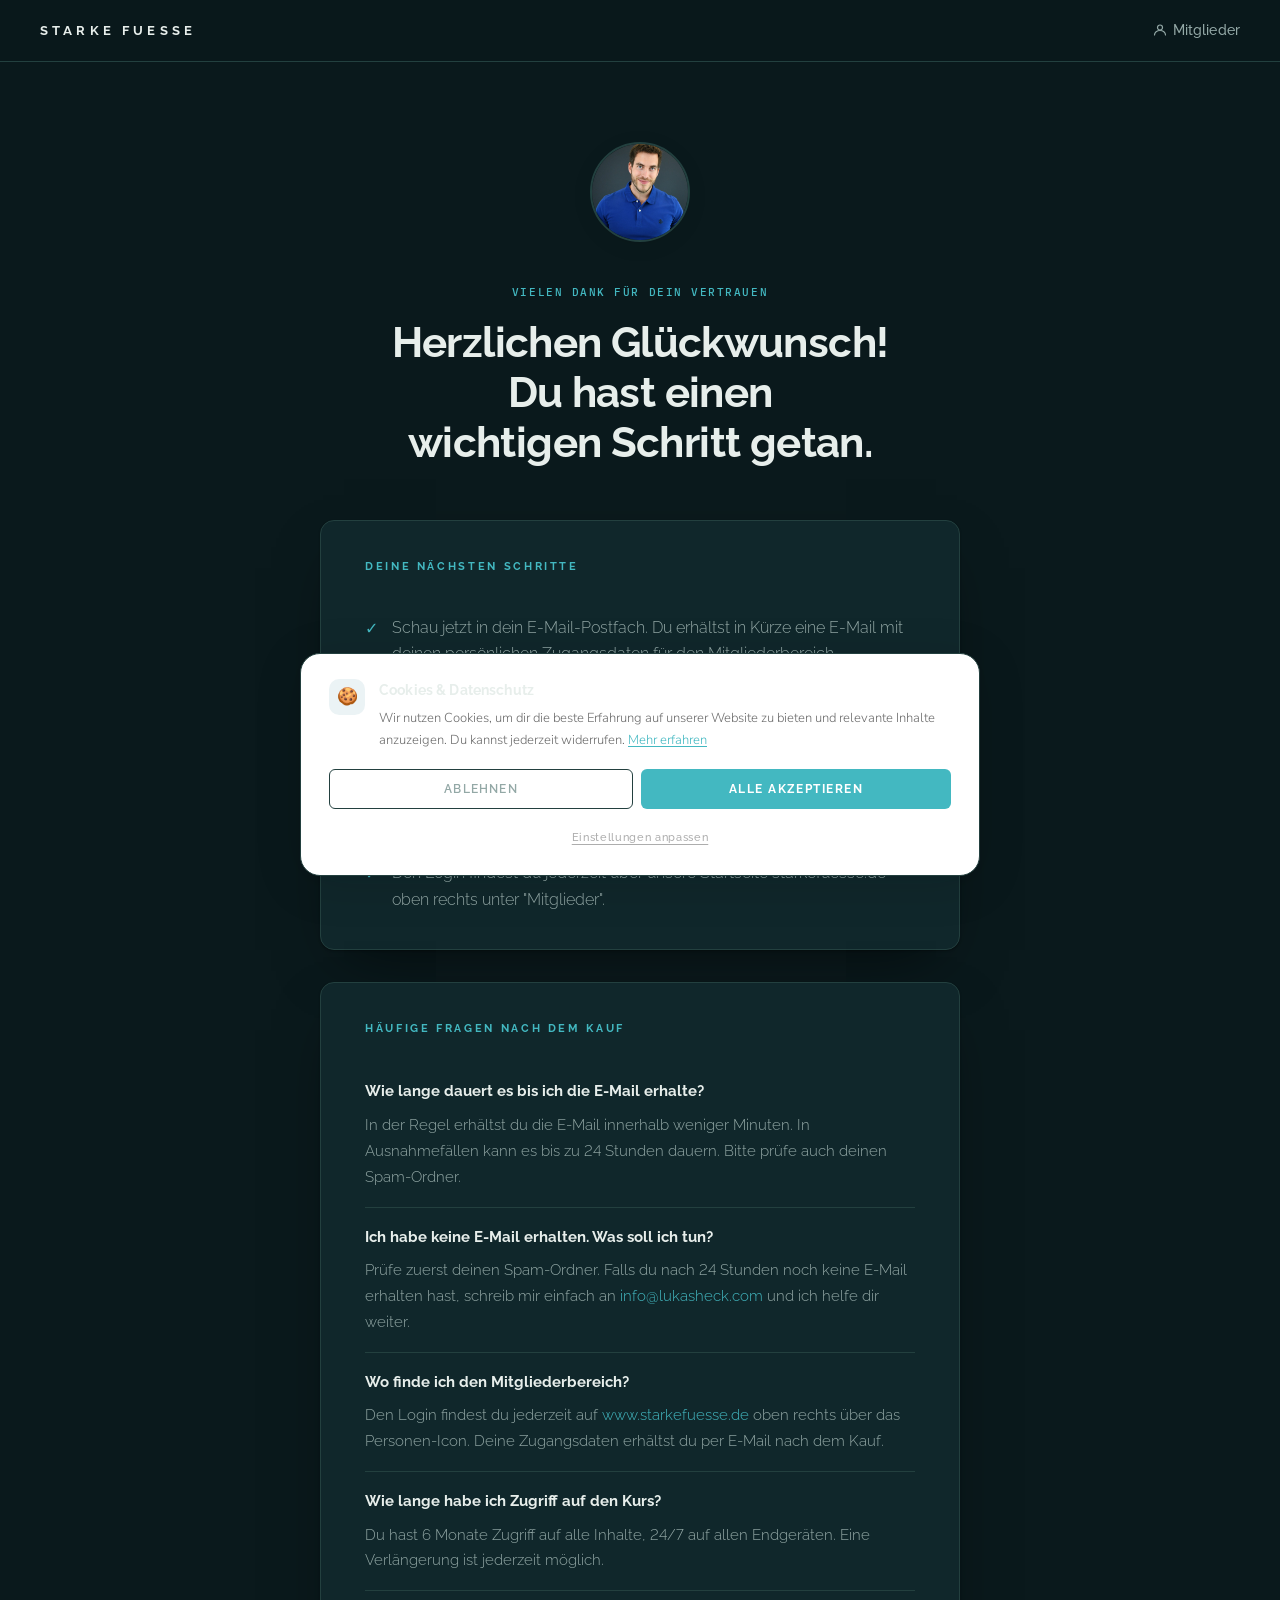
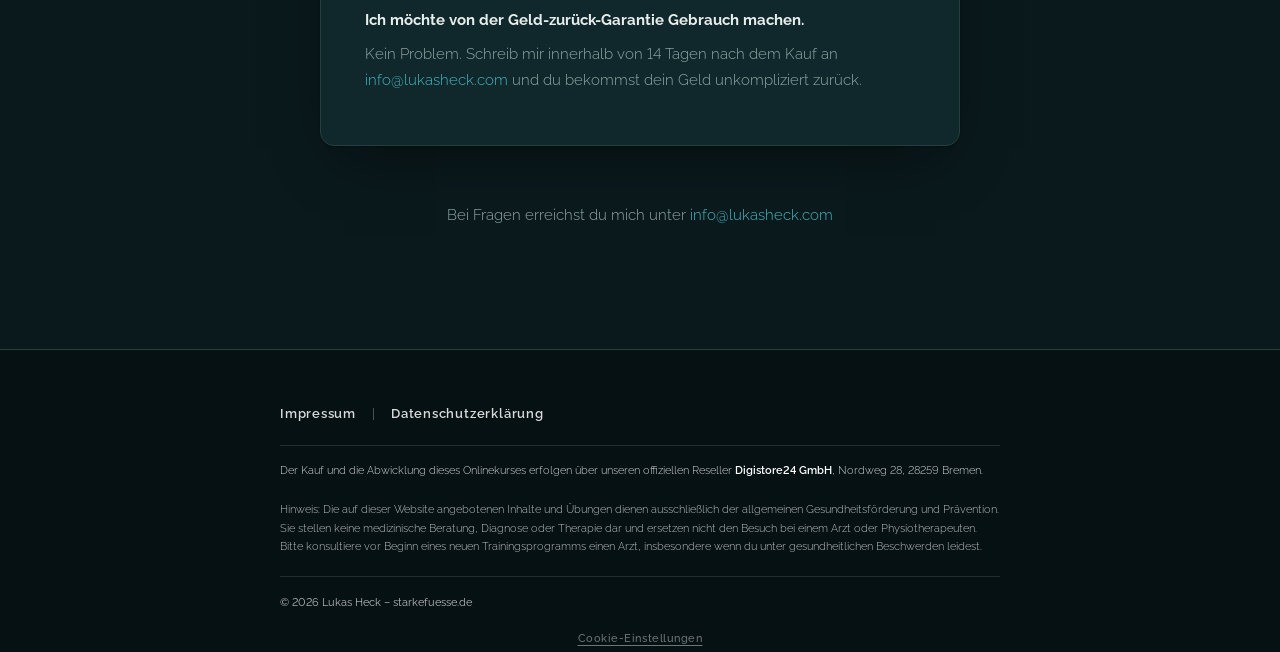
<file: danke.html>
<!DOCTYPE html>
<html lang="de">
<head>
  <!-- Cookie Consent (Consent Mode v2) -->
  <script src="/cookie-banner.js"></script>
  <!-- End Cookie Consent -->
  <!-- Google Tag Manager -->
  <script>(function(w,d,s,l,i){w[l]=w[l]||[];w[l].push({'gtm.start':
  new Date().getTime(),event:'gtm.js'});var f=d.getElementsByTagName(s)[0],
  j=d.createElement(s),dl=l!='dataLayer'?'&l='+l:'';j.async=true;j.src=
  'https://www.googletagmanager.com/gtm.js?id='+i+dl;f.parentNode.insertBefore(j,f);
  })(window,document,'script','dataLayer','GTM-P5GLTDJZ');</script>
  <!-- End Google Tag Manager -->
  <meta charset="UTF-8" />
  <meta name="viewport" content="width=device-width, initial-scale=1.0" />
  <title>Danke – Starke Fuesse</title>
  <meta name="robots" content="noindex, nofollow" />
  <link rel="preconnect" href="https://fonts.googleapis.com" />
  <link rel="preconnect" href="https://fonts.gstatic.com" crossorigin />
  <link href="https://fonts.googleapis.com/css2?family=Raleway:wght@400;500;600;700;800&family=Nunito+Sans:ital,wght@0,300;0,400;0,500;0,600;1,300&display=swap" rel="stylesheet" />
  <style>
    :root {
      --off-white: #F8F8F6;
      --navy:      #050C12;
      --petrol:    #006D7A;
      --petrol-h:  #005C67;
      --sand-bg:   #EDE4D8;
      --grey:      #6B737A;
      --lgrey:     #E4E0DC;
      --cream:     #F2EDE8;
      --text:      #101820;
      --rh: 'Raleway', sans-serif;
      --rb: 'Nunito Sans', sans-serif;
      --rad: 0.75rem;
      --rad-lg: 1.75rem;
      --tr: 0.22s ease;
    }
    *, *::before, *::after { box-sizing: border-box; margin: 0; padding: 0; }
    html { scroll-behavior: smooth; }
    body { font-family: var(--rb); background: var(--off-white); color: var(--text); font-size: 18px; line-height: 1.78; -webkit-font-smoothing: antialiased; }
    a { color: var(--petrol); text-decoration: none; transition: opacity var(--tr); }
    a:hover { opacity: 0.75; }

    /* NAV */
    nav {
      background: rgba(248,248,246,0.95); backdrop-filter: blur(14px);
      border-bottom: 1px solid var(--lgrey);
      padding: 18px 40px;
      display: flex; align-items: center; justify-content: space-between;
    }
    .nav-logo { font-family: var(--rh); font-weight: 800; font-size: 13px; letter-spacing: 0.2em; text-transform: uppercase; color: var(--navy); text-decoration: none; }
    .nav-member { display: inline-flex; align-items: center; gap: 6px; font-family: var(--rh); font-size: 12px; font-weight: 600; letter-spacing: 0.06em; color: rgba(0,0,0,0.42); transition: color var(--tr); }
    .nav-member:hover { color: var(--petrol); }

    /* MAIN */
    main { max-width: 720px; margin: 0 auto; padding: 80px 40px 120px; }

    /* PHOTO */
    .lukas-photo {
      width: 100px; height: 100px; border-radius: 50%;
      object-fit: cover; border: 2px solid var(--lgrey);
      display: block; margin: 0 auto 32px;
      box-shadow: 0 4px 20px rgba(5,12,18,0.08);
    }

    /* HEADER */
    .danke-header { text-align: center; margin-bottom: 52px; }
    .danke-lbl { display: inline-block; font-family: var(--rh); font-size: 11px; font-weight: 700; letter-spacing: 0.28em; text-transform: uppercase; color: var(--petrol); margin-bottom: 16px; }
    .danke-header h1 { font-family: var(--rh); font-size: clamp(1.8rem, 4vw, 2.6rem); font-weight: 700; color: var(--navy); letter-spacing: -0.015em; line-height: 1.2; margin-bottom: 20px; }

    /* MESSAGE */
    .danke-message { background: #fff; border: 1px solid var(--lgrey); border-radius: var(--rad-lg); padding: 44px 48px; margin-bottom: 32px; }
    .danke-message p { font-size: 17px; color: rgba(0,0,0,0.68); line-height: 1.85; max-width: none; margin-bottom: 20px; font-weight: 300; }
    .danke-message p:last-child { margin-bottom: 0; }
    .danke-message .signature { margin-top: 32px; padding-top: 24px; border-top: 1px solid var(--lgrey); display: flex; align-items: center; gap: 14px; }
    .danke-message .signature img { width: 44px; height: 44px; border-radius: 50%; object-fit: cover; border: 1.5px solid var(--lgrey); flex-shrink: 0; }
    .danke-message .signature-name { font-family: var(--rh); font-size: 14px; font-weight: 700; color: var(--navy); display: block; }
    .danke-message .signature-title { font-size: 13px; color: var(--grey); font-weight: 300; }

    /* INFO BLOCK */
    .danke-info { background: var(--cream); border: 1px solid var(--lgrey); border-radius: var(--rad-lg); padding: 36px 44px; margin-bottom: 32px; }
    .danke-info-label { font-family: var(--rh); font-size: 11px; font-weight: 700; letter-spacing: 0.24em; text-transform: uppercase; color: var(--petrol); margin-bottom: 24px; }
    .danke-info-item { display: flex; align-items: flex-start; gap: 14px; padding: 14px 0; border-bottom: 1px solid var(--lgrey); font-size: 16px; color: rgba(0,0,0,0.68); line-height: 1.65; font-weight: 300; }
    .danke-info-item:last-child { border: none; padding-bottom: 0; }
    .danke-info-item::before { content: '✓'; color: var(--petrol); font-weight: 700; flex-shrink: 0; margin-top: 1px; }

    /* CTA BUTTON */
    .btn-primary {
      display: inline-flex; align-items: center; justify-content: center; gap: 8px;
      font-family: var(--rh); font-weight: 700; font-size: 13px; letter-spacing: 0.14em; text-transform: uppercase;
      padding: 17px 38px; border-radius: 3px; background: var(--petrol); color: #fff;
      transition: background var(--tr), transform var(--tr); margin: 24px 0 8px;
      width: 100%; text-align: center;
    }
    .btn-primary:hover { background: var(--petrol-h); transform: translateY(-2px); opacity: 1; }

    .danke-hint { font-size: 14px; color: rgba(0,0,0,0.45); text-align: center; line-height: 1.6; margin-top: 8px; }

    /* CONTACT */
    .danke-contact { text-align: center; padding-top: 24px; font-size: 15px; color: rgba(0,0,0,0.45); font-weight: 300; }
    .danke-contact a { color: var(--petrol); }

    
  
    /* FOOTER */
    footer { background: var(--navy); border-top: 1px solid rgba(255,255,255,0.08); padding: 52px 40px 40px; }
    .footer-inner { max-width: 720px; margin: 0 auto; display: flex; flex-direction: column; gap: 20px; }
    .footer-nav { display: flex; align-items: center; gap: 16px; }
    .footer-nav a { font-family: var(--rh); font-size: 13px; font-weight: 600; letter-spacing: 0.06em; color: rgba(255,255,255,0.85); transition: color var(--tr); text-decoration: none; }
    .footer-nav a:hover { color: #fff; opacity: 1; }
    .footer-divider { color: rgba(255,255,255,0.35); font-size: 13px; }
    .footer-digistore { font-size: 11px; color: rgba(255,255,255,0.82); line-height: 1.65; font-weight: 300; padding-top: 16px; border-top: 1px solid rgba(255,255,255,0.12); }
    .footer-digistore strong { font-weight: 600; color: #fff; }
    .footer-disclaimer { font-size: 10.5px; color: rgba(255,255,255,0.72); line-height: 1.75; font-weight: 300; }
    .footer-copy { font-size: 11px; color: rgba(255,255,255,0.7); padding-top: 16px; border-top: 1px solid rgba(255,255,255,0.12); }
  </style>
  <link rel="stylesheet" href="/theme-lukasheck.css">

</head>
<body>
  <!-- Google Tag Manager (noscript) -->
  <noscript><iframe src="https://www.googletagmanager.com/ns.html?id=GTM-P5GLTDJZ"
  height="0" width="0" style="display:none;visibility:hidden"></iframe></noscript>
  <!-- End Google Tag Manager (noscript) -->

<nav>
  <a href="/" class="nav-logo">Starke Fuesse</a>
  <a href="/login" class="nav-member">
    <svg width="14" height="14" viewBox="0 0 14 14" fill="none" xmlns="http://www.w3.org/2000/svg">
      <circle cx="7" cy="4.5" r="2.5" stroke="currentColor" stroke-width="1.2"/>
      <path d="M1.5 12c0-2.485 2.462-4.5 5.5-4.5s5.5 2.015 5.5 4.5" stroke="currentColor" stroke-width="1.2" stroke-linecap="round"/>
    </svg>
    Mitglieder
  </a>
</nav>

<main>

  <img src="/lukas_heck.JPG" alt="Lukas Manfred Heck" class="lukas-photo" />

  <div class="danke-header">
    <div class="danke-lbl">Vielen Dank für dein Vertrauen</div>
    <h1>Herzlichen Glückwunsch! Du hast einen wichtigen Schritt getan.</h1>
  </div>

  <div class="danke-info">
    <div class="danke-info-label">Deine nächsten Schritte</div>
    <div class="danke-info-item">Schau jetzt in dein E-Mail-Postfach. Du erhältst in Kürze eine E-Mail mit deinen persönlichen Zugangsdaten für den Mitgliederbereich.</div>
    <div class="danke-info-item">Bitte prüfe auch deinen Spam-Ordner, falls die E-Mail nicht sofort im Posteingang erscheint.</div>
    <div class="danke-info-item">Sobald du die E-Mail erhalten hast, kannst du dich mit deinen Zugangsdaten im Mitgliederbereich anmelden und direkt loslegen.</div>
    <div class="danke-info-item">Den Login findest du jederzeit über unsere Startseite starkefuesse.de oben rechts unter "Mitglieder".</div>
  </div>

  <div class="danke-info" style="margin-top:24px;">
    <div class="danke-info-label">Häufige Fragen nach dem Kauf</div>

    <div style="padding:16px 0; border-bottom:1px solid var(--lgrey);">
      <div style="font-family:var(--rh); font-size:15px; font-weight:700; color:var(--navy); margin-bottom:8px;">Wie lange dauert es bis ich die E-Mail erhalte?</div>
      <div style="font-size:15px; color:rgba(0,0,0,0.62); line-height:1.72; font-weight:300;">In der Regel erhältst du die E-Mail innerhalb weniger Minuten. In Ausnahmefällen kann es bis zu 24 Stunden dauern. Bitte prüfe auch deinen Spam-Ordner.</div>
    </div>

    <div style="padding:16px 0; border-bottom:1px solid var(--lgrey);">
      <div style="font-family:var(--rh); font-size:15px; font-weight:700; color:var(--navy); margin-bottom:8px;">Ich habe keine E-Mail erhalten. Was soll ich tun?</div>
      <div style="font-size:15px; color:rgba(0,0,0,0.62); line-height:1.72; font-weight:300;">Prüfe zuerst deinen Spam-Ordner. Falls du nach 24 Stunden noch keine E-Mail erhalten hast, schreib mir einfach an <a href="mailto:info@lukasheck.com">info@lukasheck.com</a> und ich helfe dir weiter.</div>
    </div>

    <div style="padding:16px 0; border-bottom:1px solid var(--lgrey);">
      <div style="font-family:var(--rh); font-size:15px; font-weight:700; color:var(--navy); margin-bottom:8px;">Wo finde ich den Mitgliederbereich?</div>
      <div style="font-size:15px; color:rgba(0,0,0,0.62); line-height:1.72; font-weight:300;">Den Login findest du jederzeit auf <a href="https://www.starkefuesse.de">www.starkefuesse.de</a> oben rechts über das Personen-Icon. Deine Zugangsdaten erhältst du per E-Mail nach dem Kauf.</div>
    </div>

    <div style="padding:16px 0; border-bottom:1px solid var(--lgrey);">
      <div style="font-family:var(--rh); font-size:15px; font-weight:700; color:var(--navy); margin-bottom:8px;">Wie lange habe ich Zugriff auf den Kurs?</div>
      <div style="font-size:15px; color:rgba(0,0,0,0.62); line-height:1.72; font-weight:300;">Du hast 6 Monate Zugriff auf alle Inhalte, 24/7 auf allen Endgeräten. Eine Verlängerung ist jederzeit möglich.</div>
    </div>

    <div style="padding:16px 0;">
      <div style="font-family:var(--rh); font-size:15px; font-weight:700; color:var(--navy); margin-bottom:8px;">Ich möchte von der Geld-zurück-Garantie Gebrauch machen.</div>
      <div style="font-size:15px; color:rgba(0,0,0,0.62); line-height:1.72; font-weight:300;">Kein Problem. Schreib mir innerhalb von 14 Tagen nach dem Kauf an <a href="mailto:info@lukasheck.com">info@lukasheck.com</a> und du bekommst dein Geld unkompliziert zurück.</div>
    </div>
  </div>

  <div class="danke-contact">
    Bei Fragen erreichst du mich unter <a href="mailto:info@lukasheck.com">info@lukasheck.com</a>
  </div>

</main>

<footer>
  <div class="footer-inner">

    <div class="footer-nav">
      <a href="/impressum.html">Impressum</a>
      <span class="footer-divider">|</span>
      <a href="/datenschutz.html">Datenschutzerklärung</a>
    </div>

    <div class="footer-digistore">
      Der Kauf und die Abwicklung dieses Onlinekurses erfolgen über unseren offiziellen Reseller <strong>Digistore24 GmbH</strong>, Nordweg 28, 28259 Bremen.
    </div>

    <div class="footer-disclaimer">
      Hinweis: Die auf dieser Website angebotenen Inhalte und Übungen dienen ausschließlich der allgemeinen Gesundheitsförderung und Prävention. Sie stellen keine medizinische Beratung, Diagnose oder Therapie dar und ersetzen nicht den Besuch bei einem Arzt oder Physiotherapeuten. Bitte konsultiere vor Beginn eines neuen Trainingsprogramms einen Arzt, insbesondere wenn du unter gesundheitlichen Beschwerden leidest.
    </div>

    <div class="footer-copy">© 2026 Lukas Heck – starkefuesse.de</div>

  </div>
</footer>

</body>
</html>
</file>
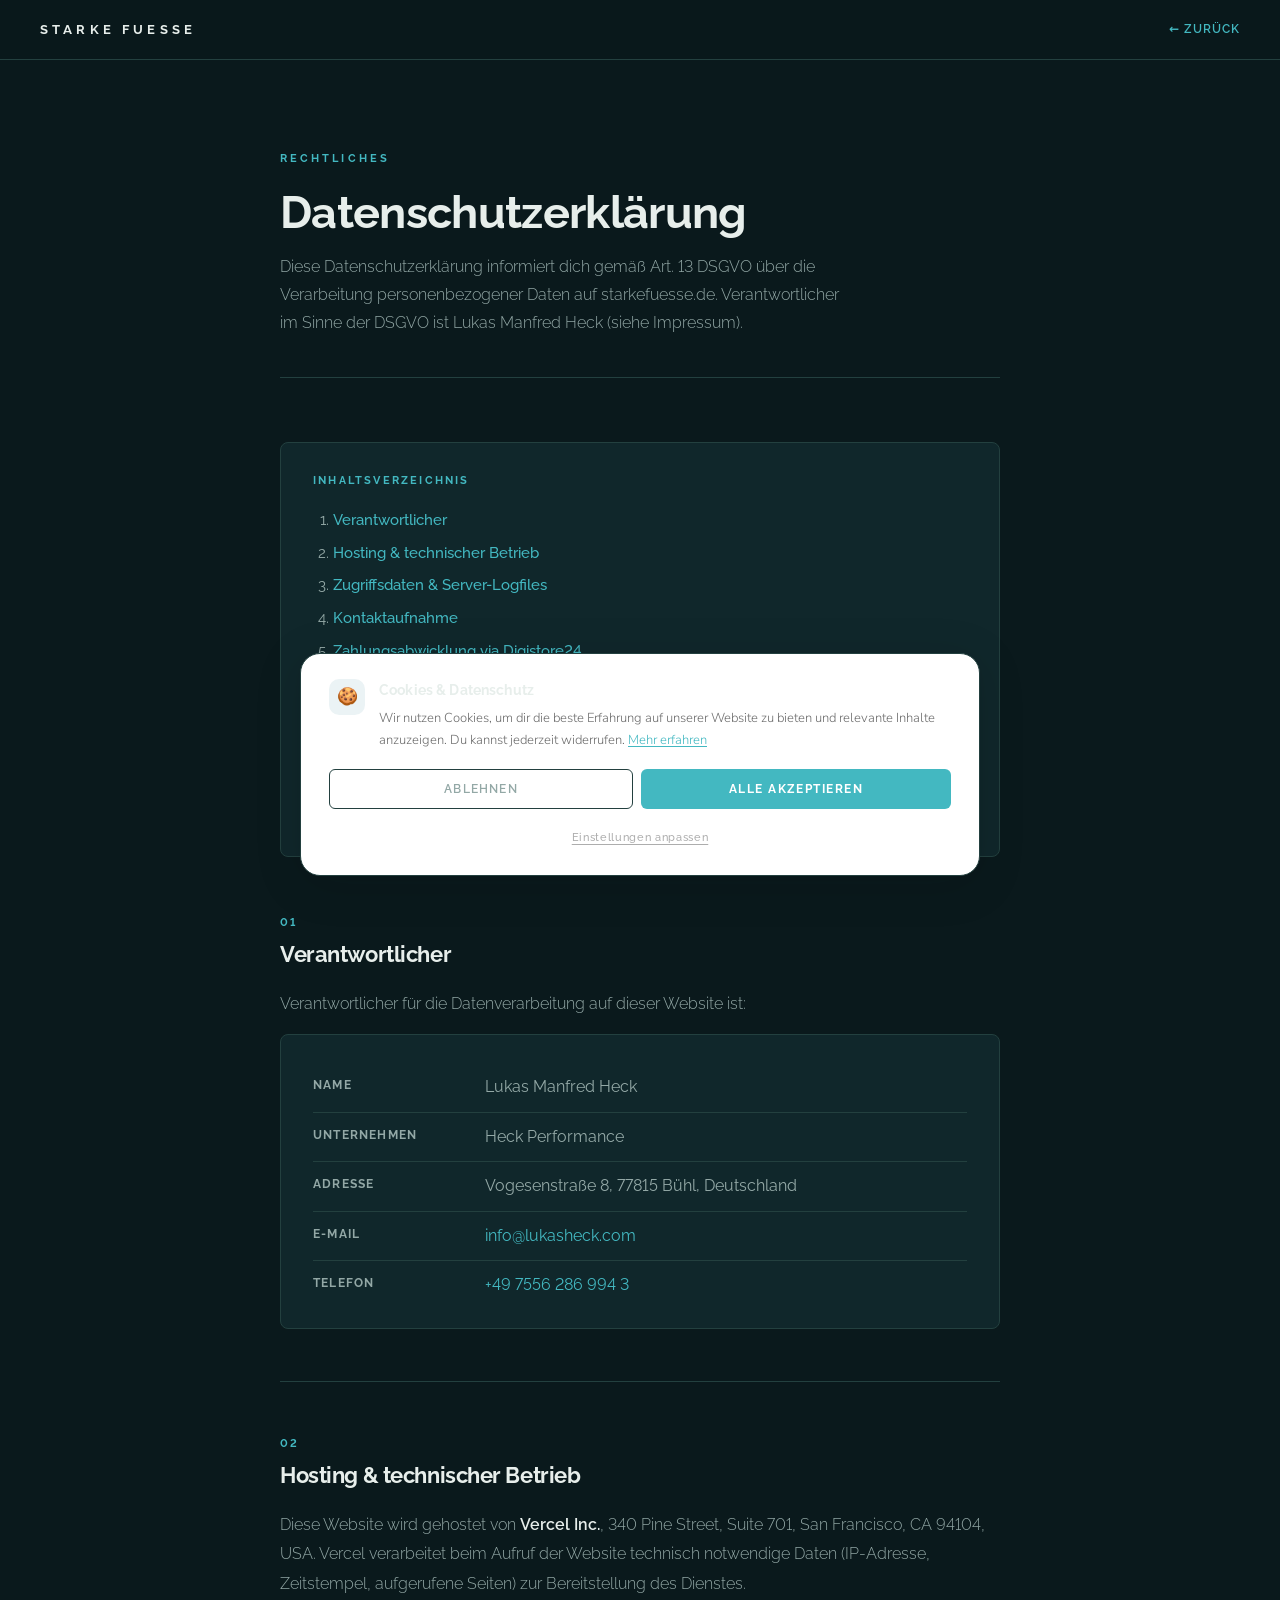
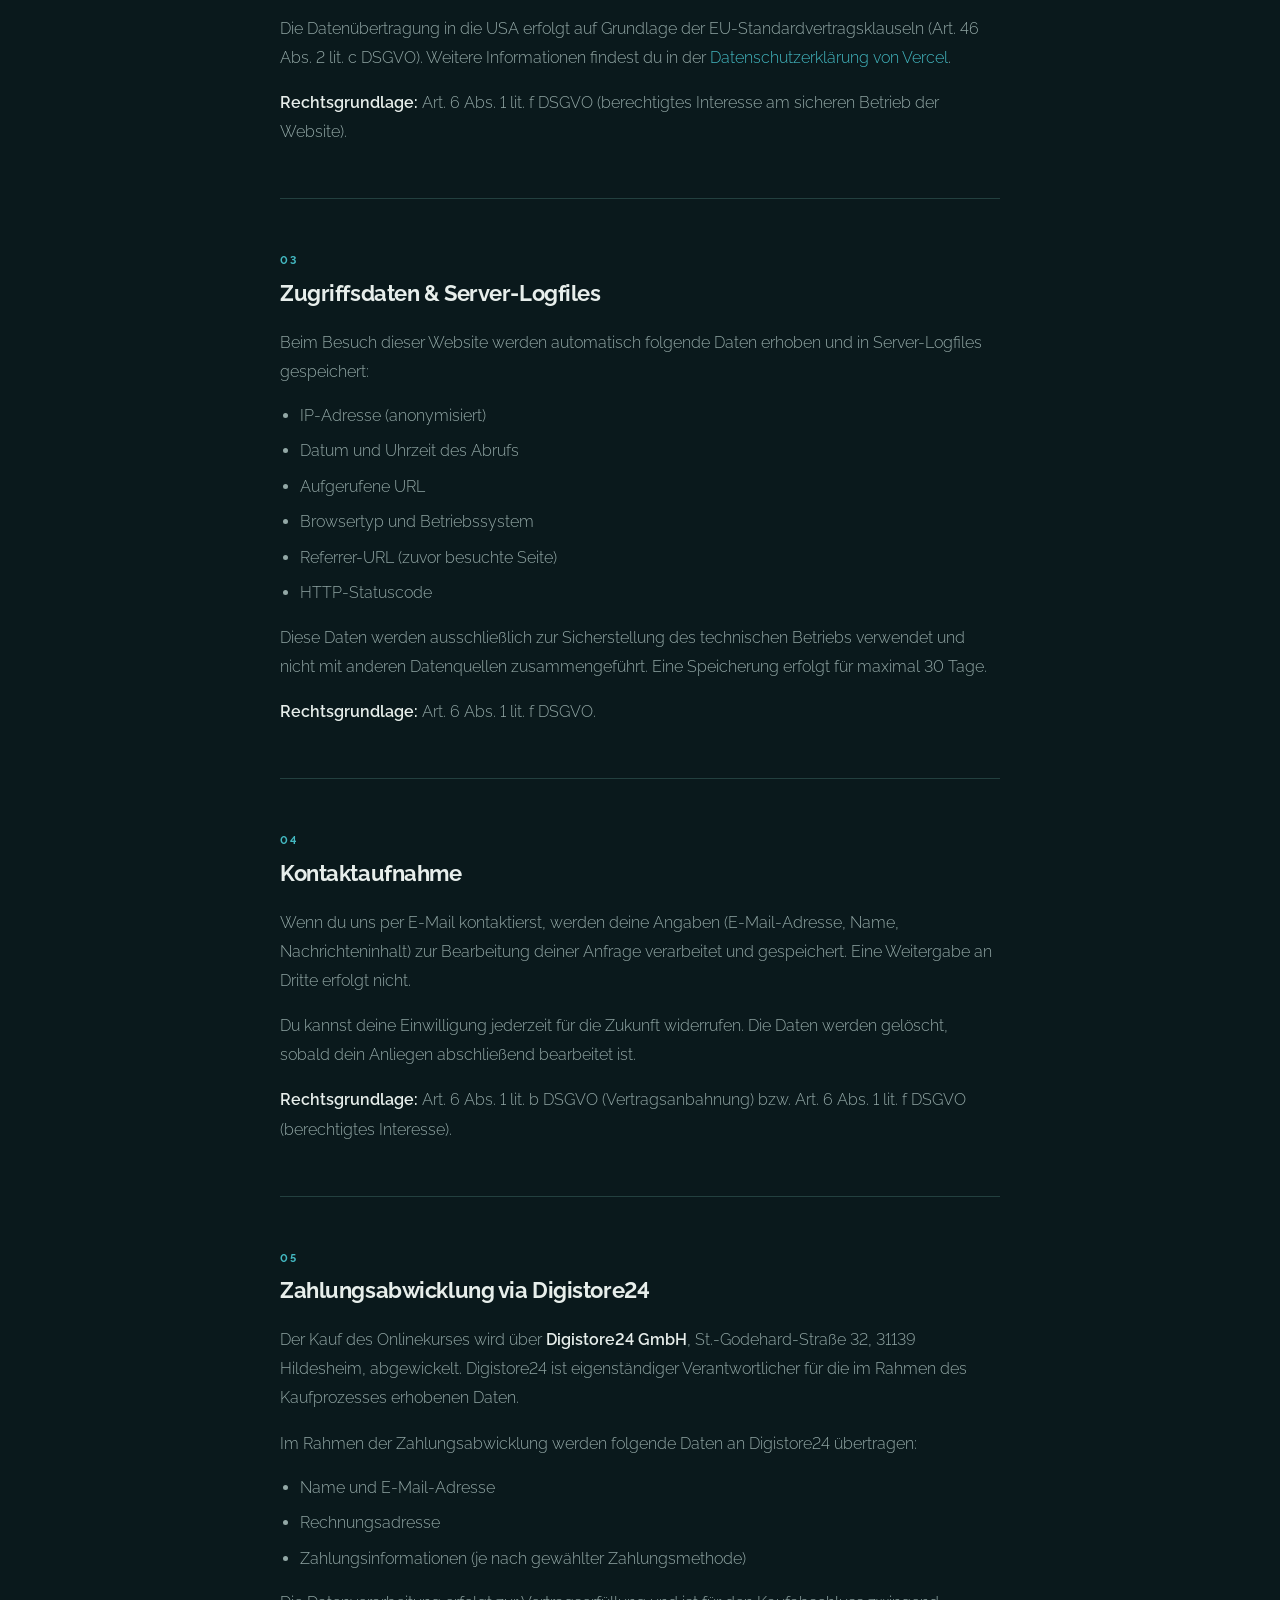
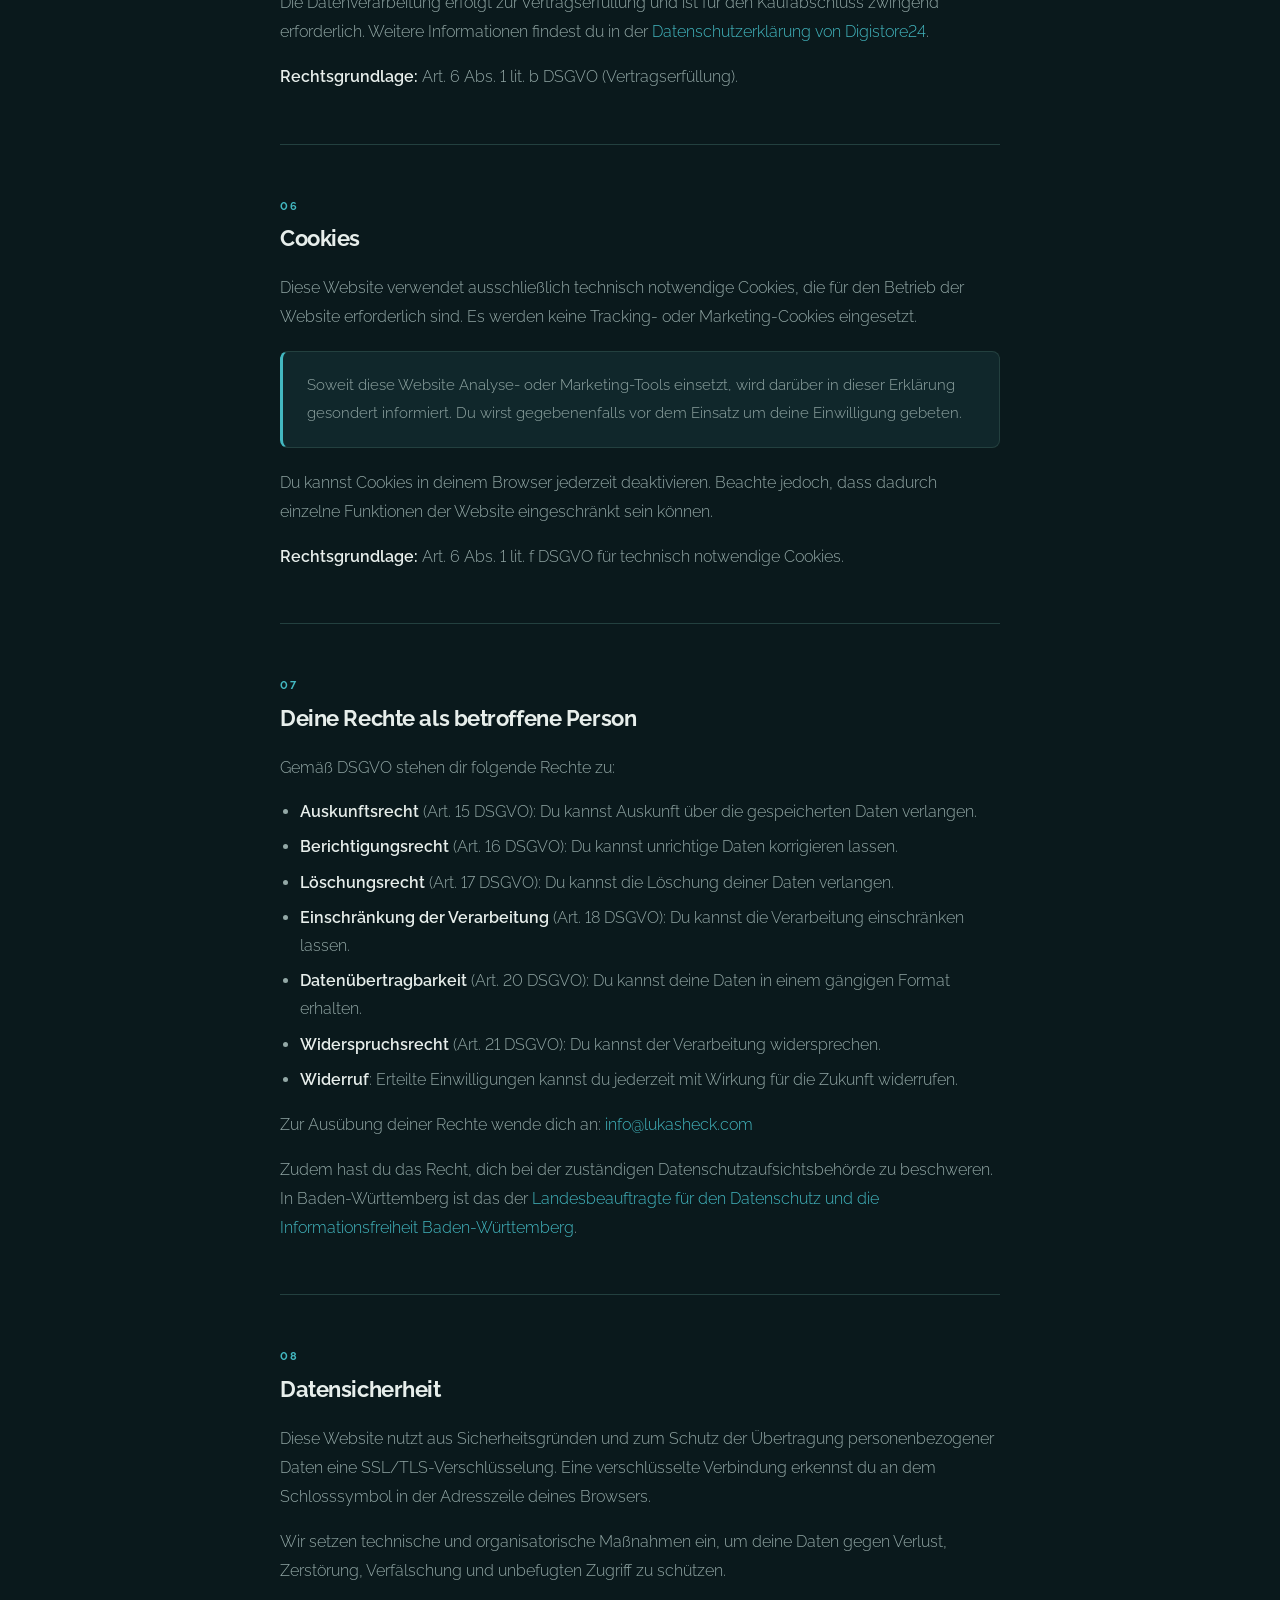
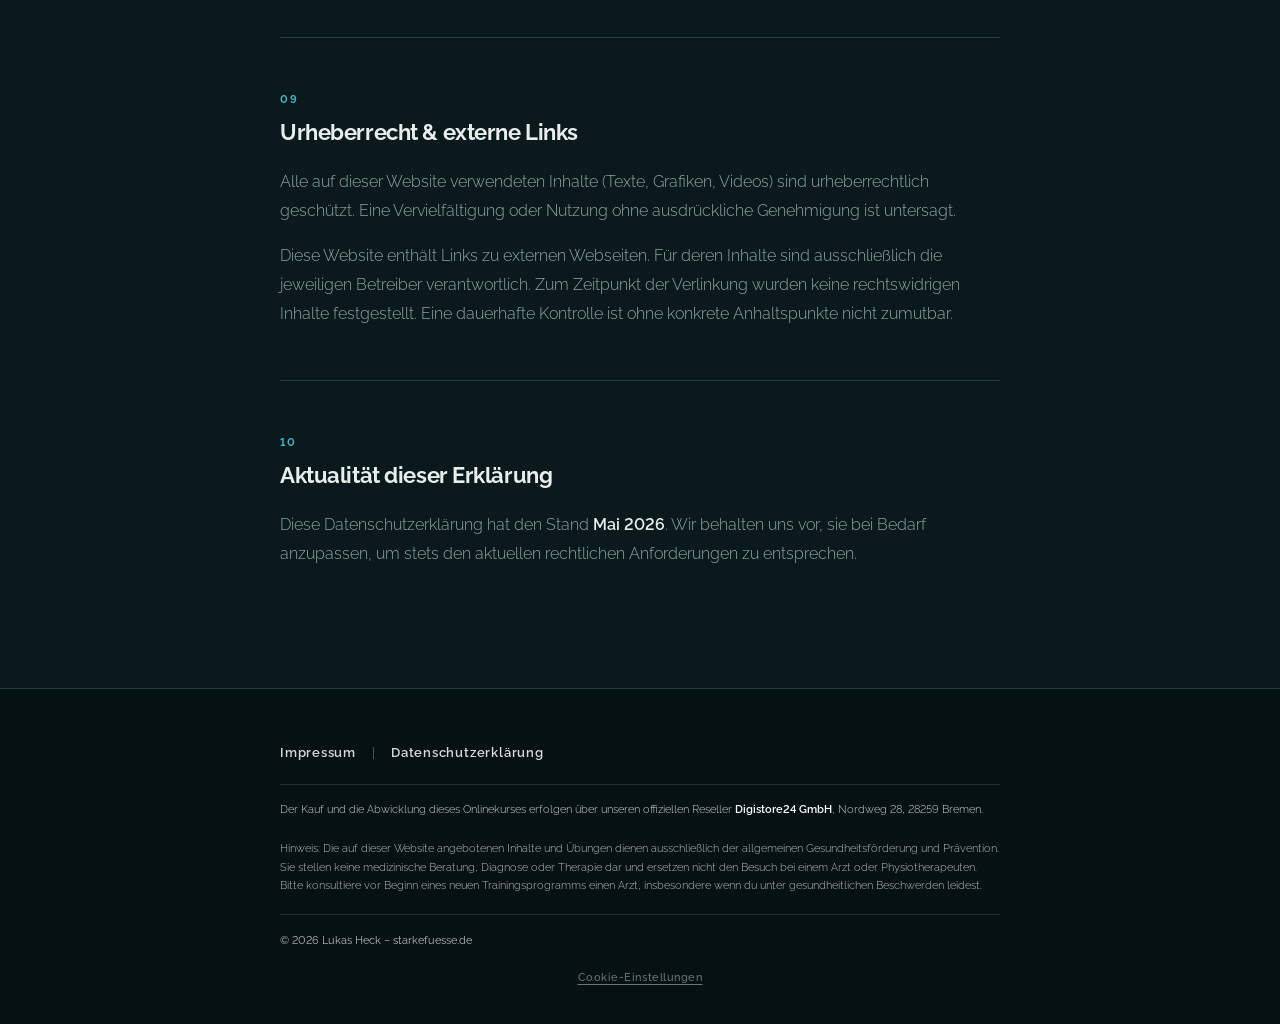
<file: datenschutz.html>
<!DOCTYPE html>
<html lang="de">
<head>
  <!-- Cookie Consent (Consent Mode v2) -->
  <script src="/cookie-banner.js"></script>
  <!-- End Cookie Consent -->
  <!-- Google Tag Manager -->
  <script>(function(w,d,s,l,i){w[l]=w[l]||[];w[l].push({'gtm.start':
  new Date().getTime(),event:'gtm.js'});var f=d.getElementsByTagName(s)[0],
  j=d.createElement(s),dl=l!='dataLayer'?'&l='+l:'';j.async=true;j.src=
  'https://www.googletagmanager.com/gtm.js?id='+i+dl;f.parentNode.insertBefore(j,f);
  })(window,document,'script','dataLayer','GTM-P5GLTDJZ');</script>
  <!-- End Google Tag Manager -->
  <meta charset="UTF-8" />
  <meta name="viewport" content="width=device-width, initial-scale=1.0" />
  <title>Datenschutzerklärung – Starke Fuesse</title>
  <meta name="robots" content="noindex, nofollow" />
  <link rel="preconnect" href="https://fonts.googleapis.com" />
  <link rel="preconnect" href="https://fonts.gstatic.com" crossorigin />
  <link href="https://fonts.googleapis.com/css2?family=Raleway:wght@500;600;700;800&family=Nunito+Sans:wght@300;400;500;600&display=swap" rel="stylesheet" />
  <style>
    :root {
      --off-white: #F8F8F6;
      --navy:      #050C12;
      --petrol:    #006D7A;
      --sand-bg:   #EDE4D8;
      --grey:      #6B737A;
      --lgrey:     #E4E0DC;
      --text:      #101820;
      --rh: 'Raleway', sans-serif;
      --rb: 'Nunito Sans', sans-serif;
      --rad: 0.75rem;
      --tr: 0.22s ease;
    }
    *, *::before, *::after { box-sizing: border-box; margin: 0; padding: 0; }
    html { scroll-behavior: smooth; }
    body { font-family: var(--rb); background: var(--off-white); color: var(--text); font-size: 18px; line-height: 1.78; -webkit-font-smoothing: antialiased; }
    a { color: var(--petrol); text-decoration: none; transition: opacity var(--tr); }
    a:hover { opacity: 0.75; }

    nav {
      background: rgba(248,248,246,0.95); backdrop-filter: blur(14px);
      border-bottom: 1px solid var(--lgrey);
      padding: 18px 40px;
      display: flex; align-items: center; justify-content: space-between;
    }
    .nav-logo { font-family: var(--rh); font-weight: 800; font-size: 13px; letter-spacing: 0.2em; text-transform: uppercase; color: var(--navy); text-decoration: none; }

    main { max-width: 800px; margin: 0 auto; padding: 80px 40px 120px; }

    .imp-header { margin-bottom: 64px; padding-bottom: 40px; border-bottom: 1px solid var(--lgrey); }
    .imp-label { display: inline-block; font-family: var(--rh); font-size: 11px; font-weight: 700; letter-spacing: 0.28em; text-transform: uppercase; color: var(--petrol); margin-bottom: 18px; }
    .imp-header h1 { font-family: var(--rh); font-size: clamp(2rem, 4vw, 2.8rem); font-weight: 700; color: var(--navy); letter-spacing: -0.015em; line-height: 1.13; margin-bottom: 16px; }
    .imp-header p { font-size: 16px; color: var(--grey); font-weight: 300; max-width: 580px; line-height: 1.75; }

    .imp-toc { background: #fff; border: 1px solid var(--lgrey); border-radius: var(--rad); padding: 28px 32px; margin-bottom: 56px; }
    .imp-toc-label { font-family: var(--rh); font-size: 11px; font-weight: 700; letter-spacing: 0.2em; text-transform: uppercase; color: var(--petrol); margin-bottom: 16px; }
    .imp-toc ol { padding-left: 20px; display: flex; flex-direction: column; gap: 6px; }
    .imp-toc li { font-size: 15px; color: rgba(0,0,0,0.65); }
    .imp-toc a { color: var(--petrol); font-weight: 500; }

    .imp-section { margin-bottom: 52px; padding-bottom: 52px; border-bottom: 1px solid var(--lgrey); scroll-margin-top: 80px; }
    .imp-section:last-child { border: none; margin-bottom: 0; padding-bottom: 0; }
    .imp-section-num { font-family: var(--rh); font-size: 11px; font-weight: 700; letter-spacing: 0.2em; text-transform: uppercase; color: var(--petrol); margin-bottom: 10px; }
    .imp-section h2 { font-family: var(--rh); font-size: 1.35rem; font-weight: 700; color: var(--navy); margin-bottom: 20px; line-height: 1.25; }
    .imp-section h3 { font-family: var(--rh); font-size: 1rem; font-weight: 700; color: var(--navy); margin-bottom: 10px; margin-top: 28px; }
    .imp-section h3:first-of-type { margin-top: 0; }
    .imp-section p { font-size: 16px; color: rgba(0,0,0,0.65); line-height: 1.82; max-width: none; margin-bottom: 16px; font-weight: 300; }
    .imp-section p:last-child { margin-bottom: 0; }
    .imp-section ul { padding-left: 20px; display: flex; flex-direction: column; gap: 8px; margin-bottom: 16px; }
    .imp-section ul li { font-size: 16px; color: rgba(0,0,0,0.65); line-height: 1.72; font-weight: 300; }
    .imp-section strong { font-weight: 600; color: rgba(0,0,0,0.82); }

    .highlight-box { background: #fff; border: 1px solid var(--lgrey); border-left: 3px solid var(--petrol); border-radius: var(--rad); padding: 20px 24px; margin: 20px 0; }
    .highlight-box p { font-size: 15px; margin: 0; }

    .contact-card { background: #fff; border: 1px solid var(--lgrey); border-radius: var(--rad); padding: 28px 32px; margin-top: 16px; }
    .contact-row { display: flex; gap: 12px; padding: 10px 0; border-bottom: 1px solid var(--lgrey); font-size: 16px; }
    .contact-row:last-child { border: none; padding-bottom: 0; }
    .contact-label { font-family: var(--rh); font-weight: 700; font-size: 12px; letter-spacing: 0.1em; text-transform: uppercase; color: var(--grey); min-width: 160px; padding-top: 2px; }
    .contact-value { color: rgba(0,0,0,0.75); font-weight: 400; font-size: 16px; }

    @media (max-width: 640px) {
      main { padding: 48px 20px 80px; }
      nav { padding: 16px 20px; }
      .contact-row { flex-direction: column; gap: 4px; }
      .contact-label { min-width: auto; }
    }
  
    /* FOOTER */
    footer { background: var(--navy); border-top: 1px solid rgba(255,255,255,0.08); padding: 52px 40px 40px; }
    .footer-inner { max-width: 720px; margin: 0 auto; display: flex; flex-direction: column; gap: 20px; }
    .footer-nav { display: flex; align-items: center; gap: 16px; }
    .footer-nav a { font-family: var(--rh); font-size: 13px; font-weight: 600; letter-spacing: 0.06em; color: rgba(255,255,255,0.85); transition: color var(--tr); text-decoration: none; }
    .footer-nav a:hover { color: #fff; opacity: 1; }
    .footer-divider { color: rgba(255,255,255,0.35); font-size: 13px; }
    .footer-digistore { font-size: 11px; color: rgba(255,255,255,0.82); line-height: 1.65; font-weight: 300; padding-top: 16px; border-top: 1px solid rgba(255,255,255,0.12); }
    .footer-digistore strong { font-weight: 600; color: #fff; }
    .footer-disclaimer { font-size: 10.5px; color: rgba(255,255,255,0.72); line-height: 1.75; font-weight: 300; }
    .footer-copy { font-size: 11px; color: rgba(255,255,255,0.7); padding-top: 16px; border-top: 1px solid rgba(255,255,255,0.12); }
  </style>
  <link rel="stylesheet" href="/theme-lukasheck.css">

</head>
<body>
  <!-- Google Tag Manager (noscript) -->
  <noscript><iframe src="https://www.googletagmanager.com/ns.html?id=GTM-P5GLTDJZ"
  height="0" width="0" style="display:none;visibility:hidden"></iframe></noscript>
  <!-- End Google Tag Manager (noscript) -->

<nav>
  <a href="/" class="nav-logo">Starke Fuesse</a>
  <a href="/" style="font-family:var(--rh); font-size:12px; font-weight:600; letter-spacing:0.08em; text-transform:uppercase; color:var(--petrol);">← Zurück</a>
</nav>

<main>
  <div class="imp-header">
    <div class="imp-label">Rechtliches</div>
    <h1>Datenschutzerklärung</h1>
    <p>Diese Datenschutzerklärung informiert dich gemäß Art. 13 DSGVO über die Verarbeitung personenbezogener Daten auf starkefuesse.de. Verantwortlicher im Sinne der DSGVO ist Lukas Manfred Heck (siehe Impressum).</p>
  </div>

  <div class="imp-toc">
    <div class="imp-toc-label">Inhaltsverzeichnis</div>
    <ol>
      <li><a href="#s1">Verantwortlicher</a></li>
      <li><a href="#s2">Hosting & technischer Betrieb</a></li>
      <li><a href="#s3">Zugriffsdaten & Server-Logfiles</a></li>
      <li><a href="#s4">Kontaktaufnahme</a></li>
      <li><a href="#s5">Zahlungsabwicklung via Digistore24</a></li>
      <li><a href="#s6">Cookies</a></li>
      <li><a href="#s7">Deine Rechte als betroffene Person</a></li>
      <li><a href="#s8">Datensicherheit</a></li>
      <li><a href="#s9">Urheberrecht & Links</a></li>
      <li><a href="#s10">Aktualität dieser Erklärung</a></li>
    </ol>
  </div>

  <!-- 1 -->
  <div class="imp-section" id="s1">
    <div class="imp-section-num">01</div>
    <h2>Verantwortlicher</h2>
    <p>Verantwortlicher für die Datenverarbeitung auf dieser Website ist:</p>
    <div class="contact-card">
      <div class="contact-row"><div class="contact-label">Name</div><div class="contact-value">Lukas Manfred Heck</div></div>
      <div class="contact-row"><div class="contact-label">Unternehmen</div><div class="contact-value">Heck Performance</div></div>
      <div class="contact-row"><div class="contact-label">Adresse</div><div class="contact-value">Vogesenstraße 8, 77815 Bühl, Deutschland</div></div>
      <div class="contact-row"><div class="contact-label">E-Mail</div><div class="contact-value"><a href="mailto:info@lukasheck.com">info@lukasheck.com</a></div></div>
      <div class="contact-row"><div class="contact-label">Telefon</div><div class="contact-value"><a href="tel:+4975562869943">+49 7556 286 994 3</a></div></div>
    </div>
  </div>

  <!-- 2 -->
  <div class="imp-section" id="s2">
    <div class="imp-section-num">02</div>
    <h2>Hosting & technischer Betrieb</h2>
    <p>Diese Website wird gehostet von <strong>Vercel Inc.</strong>, 340 Pine Street, Suite 701, San Francisco, CA 94104, USA. Vercel verarbeitet beim Aufruf der Website technisch notwendige Daten (IP-Adresse, Zeitstempel, aufgerufene Seiten) zur Bereitstellung des Dienstes.</p>
    <p>Die Datenübertragung in die USA erfolgt auf Grundlage der EU-Standardvertragsklauseln (Art. 46 Abs. 2 lit. c DSGVO). Weitere Informationen findest du in der <a href="https://vercel.com/legal/privacy-policy" target="_blank" rel="noopener">Datenschutzerklärung von Vercel</a>.</p>
    <p><strong>Rechtsgrundlage:</strong> Art. 6 Abs. 1 lit. f DSGVO (berechtigtes Interesse am sicheren Betrieb der Website).</p>
  </div>

  <!-- 3 -->
  <div class="imp-section" id="s3">
    <div class="imp-section-num">03</div>
    <h2>Zugriffsdaten & Server-Logfiles</h2>
    <p>Beim Besuch dieser Website werden automatisch folgende Daten erhoben und in Server-Logfiles gespeichert:</p>
    <ul>
      <li>IP-Adresse (anonymisiert)</li>
      <li>Datum und Uhrzeit des Abrufs</li>
      <li>Aufgerufene URL</li>
      <li>Browsertyp und Betriebssystem</li>
      <li>Referrer-URL (zuvor besuchte Seite)</li>
      <li>HTTP-Statuscode</li>
    </ul>
    <p>Diese Daten werden ausschließlich zur Sicherstellung des technischen Betriebs verwendet und nicht mit anderen Datenquellen zusammengeführt. Eine Speicherung erfolgt für maximal 30 Tage.</p>
    <p><strong>Rechtsgrundlage:</strong> Art. 6 Abs. 1 lit. f DSGVO.</p>
  </div>

  <!-- 4 -->
  <div class="imp-section" id="s4">
    <div class="imp-section-num">04</div>
    <h2>Kontaktaufnahme</h2>
    <p>Wenn du uns per E-Mail kontaktierst, werden deine Angaben (E-Mail-Adresse, Name, Nachrichteninhalt) zur Bearbeitung deiner Anfrage verarbeitet und gespeichert. Eine Weitergabe an Dritte erfolgt nicht.</p>
    <p>Du kannst deine Einwilligung jederzeit für die Zukunft widerrufen. Die Daten werden gelöscht, sobald dein Anliegen abschließend bearbeitet ist.</p>
    <p><strong>Rechtsgrundlage:</strong> Art. 6 Abs. 1 lit. b DSGVO (Vertragsanbahnung) bzw. Art. 6 Abs. 1 lit. f DSGVO (berechtigtes Interesse).</p>
  </div>

  <!-- 5 -->
  <div class="imp-section" id="s5">
    <div class="imp-section-num">05</div>
    <h2>Zahlungsabwicklung via Digistore24</h2>
    <p>Der Kauf des Onlinekurses wird über <strong>Digistore24 GmbH</strong>, St.-Godehard-Straße 32, 31139 Hildesheim, abgewickelt. Digistore24 ist eigenständiger Verantwortlicher für die im Rahmen des Kaufprozesses erhobenen Daten.</p>
    <p>Im Rahmen der Zahlungsabwicklung werden folgende Daten an Digistore24 übertragen:</p>
    <ul>
      <li>Name und E-Mail-Adresse</li>
      <li>Rechnungsadresse</li>
      <li>Zahlungsinformationen (je nach gewählter Zahlungsmethode)</li>
    </ul>
    <p>Die Datenverarbeitung erfolgt zur Vertragserfüllung und ist für den Kaufabschluss zwingend erforderlich. Weitere Informationen findest du in der <a href="https://www.digistore24.com/de/datenschutz" target="_blank" rel="noopener">Datenschutzerklärung von Digistore24</a>.</p>
    <p><strong>Rechtsgrundlage:</strong> Art. 6 Abs. 1 lit. b DSGVO (Vertragserfüllung).</p>
  </div>

  <!-- 6 -->
  <div class="imp-section" id="s6">
    <div class="imp-section-num">06</div>
    <h2>Cookies</h2>
    <p>Diese Website verwendet ausschließlich technisch notwendige Cookies, die für den Betrieb der Website erforderlich sind. Es werden keine Tracking- oder Marketing-Cookies eingesetzt.</p>
    <div class="highlight-box">
      <p>Soweit diese Website Analyse- oder Marketing-Tools einsetzt, wird darüber in dieser Erklärung gesondert informiert. Du wirst gegebenenfalls vor dem Einsatz um deine Einwilligung gebeten.</p>
    </div>
    <p>Du kannst Cookies in deinem Browser jederzeit deaktivieren. Beachte jedoch, dass dadurch einzelne Funktionen der Website eingeschränkt sein können.</p>
    <p><strong>Rechtsgrundlage:</strong> Art. 6 Abs. 1 lit. f DSGVO für technisch notwendige Cookies.</p>
  </div>

  <!-- 7 -->
  <div class="imp-section" id="s7">
    <div class="imp-section-num">07</div>
    <h2>Deine Rechte als betroffene Person</h2>
    <p>Gemäß DSGVO stehen dir folgende Rechte zu:</p>
    <ul>
      <li><strong>Auskunftsrecht</strong> (Art. 15 DSGVO): Du kannst Auskunft über die gespeicherten Daten verlangen.</li>
      <li><strong>Berichtigungsrecht</strong> (Art. 16 DSGVO): Du kannst unrichtige Daten korrigieren lassen.</li>
      <li><strong>Löschungsrecht</strong> (Art. 17 DSGVO): Du kannst die Löschung deiner Daten verlangen.</li>
      <li><strong>Einschränkung der Verarbeitung</strong> (Art. 18 DSGVO): Du kannst die Verarbeitung einschränken lassen.</li>
      <li><strong>Datenübertragbarkeit</strong> (Art. 20 DSGVO): Du kannst deine Daten in einem gängigen Format erhalten.</li>
      <li><strong>Widerspruchsrecht</strong> (Art. 21 DSGVO): Du kannst der Verarbeitung widersprechen.</li>
      <li><strong>Widerruf</strong>: Erteilte Einwilligungen kannst du jederzeit mit Wirkung für die Zukunft widerrufen.</li>
    </ul>
    <p>Zur Ausübung deiner Rechte wende dich an: <a href="mailto:info@lukasheck.com">info@lukasheck.com</a></p>
    <p>Zudem hast du das Recht, dich bei der zuständigen Datenschutzaufsichtsbehörde zu beschweren. In Baden-Württemberg ist das der <a href="https://www.baden-wuerttemberg.datenschutz.de" target="_blank" rel="noopener">Landesbeauftragte für den Datenschutz und die Informationsfreiheit Baden-Württemberg</a>.</p>
  </div>

  <!-- 8 -->
  <div class="imp-section" id="s8">
    <div class="imp-section-num">08</div>
    <h2>Datensicherheit</h2>
    <p>Diese Website nutzt aus Sicherheitsgründen und zum Schutz der Übertragung personenbezogener Daten eine SSL/TLS-Verschlüsselung. Eine verschlüsselte Verbindung erkennst du an dem Schlosssymbol in der Adresszeile deines Browsers.</p>
    <p>Wir setzen technische und organisatorische Maßnahmen ein, um deine Daten gegen Verlust, Zerstörung, Verfälschung und unbefugten Zugriff zu schützen.</p>
  </div>

  <!-- 9 -->
  <div class="imp-section" id="s9">
    <div class="imp-section-num">09</div>
    <h2>Urheberrecht & externe Links</h2>
    <p>Alle auf dieser Website verwendeten Inhalte (Texte, Grafiken, Videos) sind urheberrechtlich geschützt. Eine Vervielfältigung oder Nutzung ohne ausdrückliche Genehmigung ist untersagt.</p>
    <p>Diese Website enthält Links zu externen Webseiten. Für deren Inhalte sind ausschließlich die jeweiligen Betreiber verantwortlich. Zum Zeitpunkt der Verlinkung wurden keine rechtswidrigen Inhalte festgestellt. Eine dauerhafte Kontrolle ist ohne konkrete Anhaltspunkte nicht zumutbar.</p>
  </div>

  <!-- 10 -->
  <div class="imp-section" id="s10">
    <div class="imp-section-num">10</div>
    <h2>Aktualität dieser Erklärung</h2>
    <p>Diese Datenschutzerklärung hat den Stand <strong>Mai 2026</strong>. Wir behalten uns vor, sie bei Bedarf anzupassen, um stets den aktuellen rechtlichen Anforderungen zu entsprechen.</p>
  </div>

</main>

<footer>
  <div class="footer-inner">

    <div class="footer-nav">
      <a href="/impressum.html">Impressum</a>
      <span class="footer-divider">|</span>
      <a href="/datenschutz.html">Datenschutzerklärung</a>
    </div>

    <div class="footer-digistore">
      Der Kauf und die Abwicklung dieses Onlinekurses erfolgen über unseren offiziellen Reseller <strong>Digistore24 GmbH</strong>, Nordweg 28, 28259 Bremen.
    </div>

    <div class="footer-disclaimer">
      Hinweis: Die auf dieser Website angebotenen Inhalte und Übungen dienen ausschließlich der allgemeinen Gesundheitsförderung und Prävention. Sie stellen keine medizinische Beratung, Diagnose oder Therapie dar und ersetzen nicht den Besuch bei einem Arzt oder Physiotherapeuten. Bitte konsultiere vor Beginn eines neuen Trainingsprogramms einen Arzt, insbesondere wenn du unter gesundheitlichen Beschwerden leidest.
    </div>

    <div class="footer-copy">© 2026 Lukas Heck – starkefuesse.de</div>

  </div>
</footer>

</body>
</html>
</file>
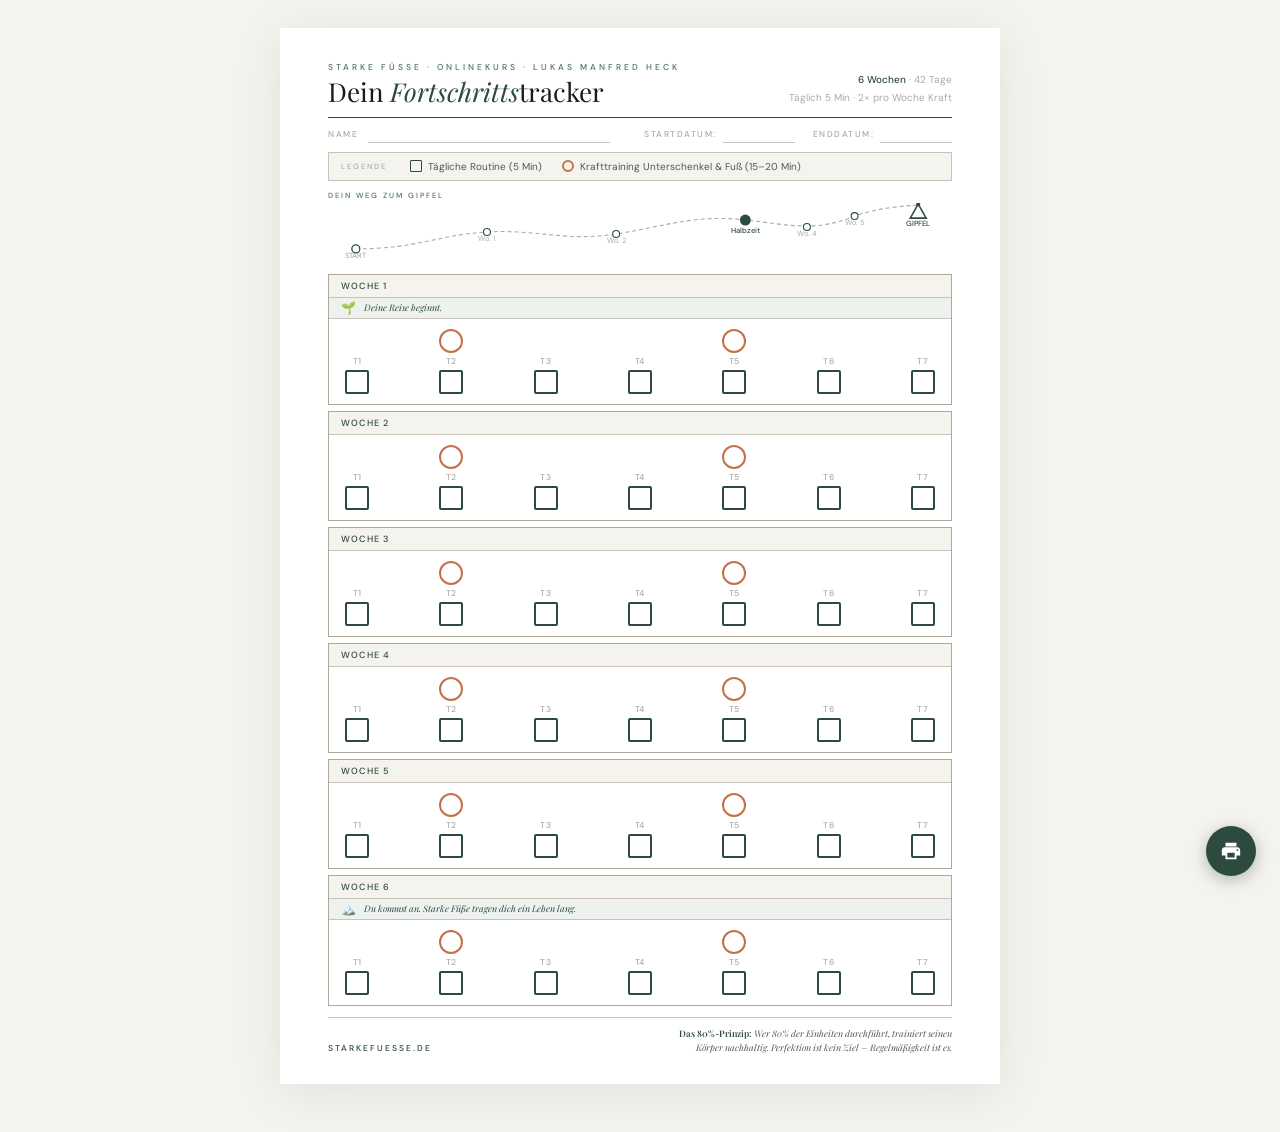
<file: fortschrittstracker.html>
<!DOCTYPE html>
<html lang="de">
<head>
<meta charset="UTF-8">
<meta name="viewport" content="width=device-width, initial-scale=1.0">
<meta name="robots" content="noindex, nofollow">
<title>Starke Füße – 6-Wochen-Fortschrittstracker</title>
<link href="https://fonts.googleapis.com/css2?family=Playfair+Display:ital,wght@0,400;0,600;1,400&family=DM+Sans:wght@300;400;500&display=swap" rel="stylesheet">
<style>
  :root {
    --green:       #2d4a3e;
    --green-light: #edf2ef;
    --green-mid:   #4a7263;
    --sand:        #f5f3ee;
    --warm-white:  #ffffff;
    --line:        #c8c2b8;
    --text-dark:   #1a1a1a;
    --text-mid:    #555;
    --text-light:  #aaa;
    --accent:      #c4704a;
  }
  * { box-sizing: border-box; margin: 0; padding: 0; }
  body {
    font-family: 'DM Sans', sans-serif;
    background: var(--sand);
    display: flex; justify-content: center;
    padding: 28px 12px 48px; min-height: 100vh;
  }
  .page {
    background: var(--warm-white);
    width: 720px; padding: 34px 48px 30px;
    box-shadow: 0 8px 48px rgba(0,0,0,0.08);
  }

  .header {
    display: flex; justify-content: space-between; align-items: flex-end;
    padding-bottom: 10px; border-bottom: 1.5px solid var(--green); margin-bottom: 9px;
  }
  .brand { font-size: 8.5px; font-weight: 500; letter-spacing: 3px; text-transform: uppercase; color: var(--green-mid); margin-bottom: 5px; }
  .title { font-family: 'Playfair Display', serif; font-size: 26px; font-weight: 400; color: var(--text-dark); line-height: 1.1; }
  .title em { font-style: italic; color: var(--green); }
  .header-meta { text-align: right; font-size: 10px; color: var(--text-light); line-height: 1.8; }
  .header-meta strong { color: var(--green); font-weight: 500; }

  .name-row {
    display: flex; align-items: center; gap: 10px;
    margin: 8px 0 9px; font-size: 8.5px; font-weight: 500;
    letter-spacing: 1.5px; text-transform: uppercase; color: var(--text-light);
  }
  .name-line { flex: 1; border-bottom: 1px solid var(--line); height: 16px; }
  .date-fields { display: flex; gap: 18px; margin-left: 24px; }
  .date-field { display: flex; align-items: center; gap: 6px; }
  .date-input { width: 72px; border-bottom: 1px solid var(--line); height: 16px; }

  .legend {
    display: flex; gap: 20px; padding: 7px 12px;
    border: 1px solid var(--line); background: var(--sand);
    margin-bottom: 10px; align-items: center;
  }
  .legend-title { font-size: 7.5px; font-weight: 500; letter-spacing: 2px; text-transform: uppercase; color: var(--text-light); margin-right: 3px; }
  .legend-item { display: flex; align-items: center; gap: 6px; font-size: 10px; color: var(--text-mid); }
  .sym-daily { width: 12px; height: 12px; border: 1.5px solid var(--green); border-radius: 1px; flex-shrink: 0; }
  .sym-kraft { width: 12px; height: 12px; border: 2px solid var(--accent); border-radius: 50%; flex-shrink: 0; }

  .path-wrap { margin-bottom: 10px; }
  .section-eyebrow { font-size: 7.5px; font-weight: 500; letter-spacing: 2px; text-transform: uppercase; color: var(--green-mid); margin-bottom: 3px; }

  .weeks { display: flex; flex-direction: column; gap: 6px; }
  .week { border: 1.5px solid #b0a898; }

  .week-head {
    display: flex; align-items: center;
    padding: 5px 12px; background: var(--sand); border-bottom: 1px solid var(--line);
  }
  .week-num { font-size: 9px; font-weight: 500; letter-spacing: 1.2px; text-transform: uppercase; color: var(--green); }

  .milestone {
    display: flex; align-items: center; gap: 8px;
    padding: 4px 12px; border-bottom: 1px solid var(--line); background: var(--green-light);
  }
  .milestone-icon { font-size: 12px; flex-shrink: 0; line-height: 1; }
  .milestone-text { font-family: 'Playfair Display', serif; font-style: italic; font-size: 9px; color: var(--green); line-height: 1.3; }

  .week-body { padding: 10px 16px 10px; }

  .days-row {
    display: flex;
    justify-content: space-between;
    align-items: flex-end;
  }

  .day-cell { display: flex; flex-direction: column; align-items: center; gap: 3px; }
  .kraft-spacer { width: 24px; height: 24px; flex-shrink: 0; }
  .day-label { font-size: 8.5px; color: var(--text-light); text-transform: uppercase; letter-spacing: 0.5px; font-weight: 500; }

  .cb {
    width: 24px; height: 24px;
    border: 2px solid var(--green); border-radius: 2px;
    cursor: pointer; display: flex; align-items: center; justify-content: center;
    font-size: 14px; color: transparent;
    transition: all 0.12s ease; user-select: none; flex-shrink: 0;
  }
  .cb:hover { background: var(--green-light); }
  .cb.checked { background: var(--green); color: white; }

  .cb-kraft {
    width: 24px; height: 24px;
    border: 2px solid var(--accent); border-radius: 50%;
    cursor: pointer; display: flex; align-items: center; justify-content: center;
    font-size: 12px; color: transparent;
    transition: all 0.12s ease; user-select: none; flex-shrink: 0;
  }
  .cb-kraft:hover { background: #fdf0ea; }
  .cb-kraft.checked { background: var(--accent); color: white; }

  .footer {
    margin-top: 11px; padding-top: 9px; border-top: 1px solid var(--line);
    display: flex; justify-content: space-between; align-items: flex-end;
  }
  .footer-left { font-size: 8.5px; font-weight: 500; letter-spacing: 2px; text-transform: uppercase; color: var(--green); }
  .eighty-rule {
    font-family: 'Playfair Display', serif; font-style: italic;
    font-size: 9px; color: var(--text-mid); line-height: 1.55;
    max-width: 300px; text-align: right;
  }
  .eighty-rule strong { font-style: normal; font-weight: 600; color: var(--green); }

  .print-btn {
    position: fixed; bottom: 24px; right: 24px;
    background: var(--green); border: none; border-radius: 50%;
    width: 50px; height: 50px; cursor: pointer;
    display: flex; align-items: center; justify-content: center;
    box-shadow: 0 4px 16px rgba(45,74,62,0.35);
    transition: background 0.15s, transform 0.1s; z-index: 999;
  }
  .print-btn:hover { background: var(--green-mid); transform: scale(1.07); }

  @media print {
    body { background: white; padding: 0; }
    .page { box-shadow: none; width: 100%; padding: 9mm 13mm; }
    .print-btn { display: none; }
    @page { size: A4 portrait; margin: 5mm; }
  }
</style>
</head>
<body>
<div class="page">

  <div class="header">
    <div>
      <div class="brand">Starke Füße · Onlinekurs · Lukas Manfred Heck</div>
      <div class="title">Dein <em>Fortschritts</em>tracker</div>
    </div>
    <div class="header-meta">
      <strong>6 Wochen</strong> · 42 Tage<br>
      Täglich 5 Min · 2× pro Woche Kraft
    </div>
  </div>

  <div class="name-row">
    <span>Name</span>
    <div class="name-line"></div>
    <div class="date-fields">
      <div class="date-field"><span>Startdatum:</span><div class="date-input"></div></div>
      <div class="date-field"><span>Enddatum:</span><div class="date-input"></div></div>
    </div>
  </div>

  <div class="legend">
    <span class="legend-title">Legende</span>
    <div class="legend-item"><div class="sym-daily"></div>Tägliche Routine (5 Min)</div>
    <div class="legend-item"><div class="sym-kraft"></div>Krafttraining Unterschenkel & Fuß (15–20 Min)</div>
  </div>

  <div class="path-wrap">
    <div class="section-eyebrow">Dein Weg zum Gipfel</div>
    <svg width="100%" height="56" viewBox="0 0 628 56" xmlns="http://www.w3.org/2000/svg">
      <path d="M 28 46 C 90 46 110 32 160 29 C 210 26 240 39 290 31 C 340 23 370 11 420 17 C 460 21 490 30 530 13 C 550 6 572 3 594 2"
            stroke="#2d4a3e" stroke-width="1.1" fill="none" stroke-dasharray="4 3" opacity="0.45"/>
      <circle cx="28" cy="46" r="4" fill="white" stroke="#2d4a3e" stroke-width="1.3"/>
      <text x="28" y="55" text-anchor="middle" font-size="7.5" fill="#aaa" font-family="DM Sans,sans-serif" font-weight="500">START</text>
      <circle cx="160" cy="29" r="3.5" fill="white" stroke="#2d4a3e" stroke-width="1.1"/>
      <text x="160" y="38" text-anchor="middle" font-size="7.5" fill="#aaa" font-family="DM Sans,sans-serif">Wo. 1</text>
      <circle cx="290" cy="31" r="3.5" fill="white" stroke="#2d4a3e" stroke-width="1.1"/>
      <text x="290" y="40" text-anchor="middle" font-size="7.5" fill="#aaa" font-family="DM Sans,sans-serif">Wo. 2</text>
      <circle cx="420" cy="17" r="5.5" fill="#2d4a3e"/>
      <text x="420" y="30" text-anchor="middle" font-size="7.5" fill="#2d4a3e" font-family="DM Sans,sans-serif" font-weight="500">Halbzeit</text>
      <circle cx="482" cy="24" r="3.5" fill="white" stroke="#2d4a3e" stroke-width="1.1"/>
      <text x="482" y="33" text-anchor="middle" font-size="7.5" fill="#aaa" font-family="DM Sans,sans-serif">Wo. 4</text>
      <circle cx="530" cy="13" r="3.5" fill="white" stroke="#2d4a3e" stroke-width="1.1"/>
      <text x="530" y="22" text-anchor="middle" font-size="7.5" fill="#aaa" font-family="DM Sans,sans-serif">Wo. 5</text>
      <polygon points="594,1 602,15 586,15" fill="none" stroke="#2d4a3e" stroke-width="1.6"/>
      <circle cx="594" cy="1" r="2" fill="#2d4a3e"/>
      <text x="594" y="23" text-anchor="middle" font-size="7.5" fill="#2d4a3e" font-family="DM Sans,sans-serif" font-weight="500">GIPFEL</text>
    </svg>
  </div>

  <div class="weeks" id="weeksContainer"></div>

  <div class="footer">
    <div class="footer-left">starkefuesse.de</div>
    <div class="eighty-rule">
      <strong>Das 80%-Prinzip:</strong> Wer 80% der Einheiten durchführt, trainiert seinen Körper nachhaltig. Perfektion ist kein Ziel – Regelmäßigkeit ist es.
    </div>
  </div>
</div>

<button class="print-btn" onclick="window.print()" title="Drucken / Als PDF speichern">
  <svg xmlns="http://www.w3.org/2000/svg" viewBox="0 0 24 24" fill="white" width="22" height="22">
    <path d="M19 8H5c-1.66 0-3 1.34-3 3v6h4v4h12v-4h4v-6c0-1.66-1.34-3-3-3zm-3 11H8v-5h8v5zm3-7c-.55 0-1-.45-1-1s.45-1 1-1 1 .45 1 1-.45 1-1 1zm-1-9H6v4h12V3z"/>
  </svg>
</button>

<script>
const milestones = {
  1: { icon: "🌱", text: "Deine Reise beginnt." },
  6: { icon: "🏔️", text: "Du kommst an. Starke Füße tragen dich ein Leben lang." }
};

const dayLabels = ["T1","T2","T3","T4","T5","T6","T7"];
const kraftIdx = [1, 4];
const state = {};

function toggle(id) {
  state[id] = !state[id];
  const el = document.getElementById(id);
  if (state[id]) { el.classList.add('checked'); el.textContent = '✓'; }
  else { el.classList.remove('checked'); el.textContent = ''; }
}

const container = document.getElementById('weeksContainer');
for (let w = 1; w <= 6; w++) {
  const block = document.createElement('div');
  block.className = 'week';

  const head = document.createElement('div');
  head.className = 'week-head';
  head.innerHTML = `<span class="week-num">Woche ${w}</span>`;
  block.appendChild(head);

  if (milestones[w]) {
    const ms = document.createElement('div');
    ms.className = 'milestone';
    ms.innerHTML = `<span class="milestone-icon">${milestones[w].icon}</span><span class="milestone-text">${milestones[w].text}</span>`;
    block.appendChild(ms);
  }

  const body = document.createElement('div');
  body.className = 'week-body';
  const daysRow = document.createElement('div');
  daysRow.className = 'days-row';

  for (let d = 0; d < 7; d++) {
    const isKraft = kraftIdx.includes(d);
    const cell = document.createElement('div');
    cell.className = 'day-cell';

    if (isKraft) {
      const kraftId = `k_w${w}_d${d}`;
      const kraft = document.createElement('div');
      kraft.className = 'cb-kraft'; kraft.id = kraftId;
      kraft.onclick = () => toggle(kraftId);
      cell.appendChild(kraft);
    } else {
      const spacer = document.createElement('div');
      spacer.className = 'kraft-spacer';
      cell.appendChild(spacer);
    }

    const lbl = document.createElement('div');
    lbl.className = 'day-label';
    lbl.textContent = dayLabels[d];
    cell.appendChild(lbl);

    const dailyId = `d_w${w}_d${d}`;
    const daily = document.createElement('div');
    daily.className = 'cb'; daily.id = dailyId;
    daily.onclick = () => toggle(dailyId);
    cell.appendChild(daily);

    daysRow.appendChild(cell);
  }

  body.appendChild(daysRow);
  block.appendChild(body);
  container.appendChild(block);
}
</script>
</body>
</html>
</file>
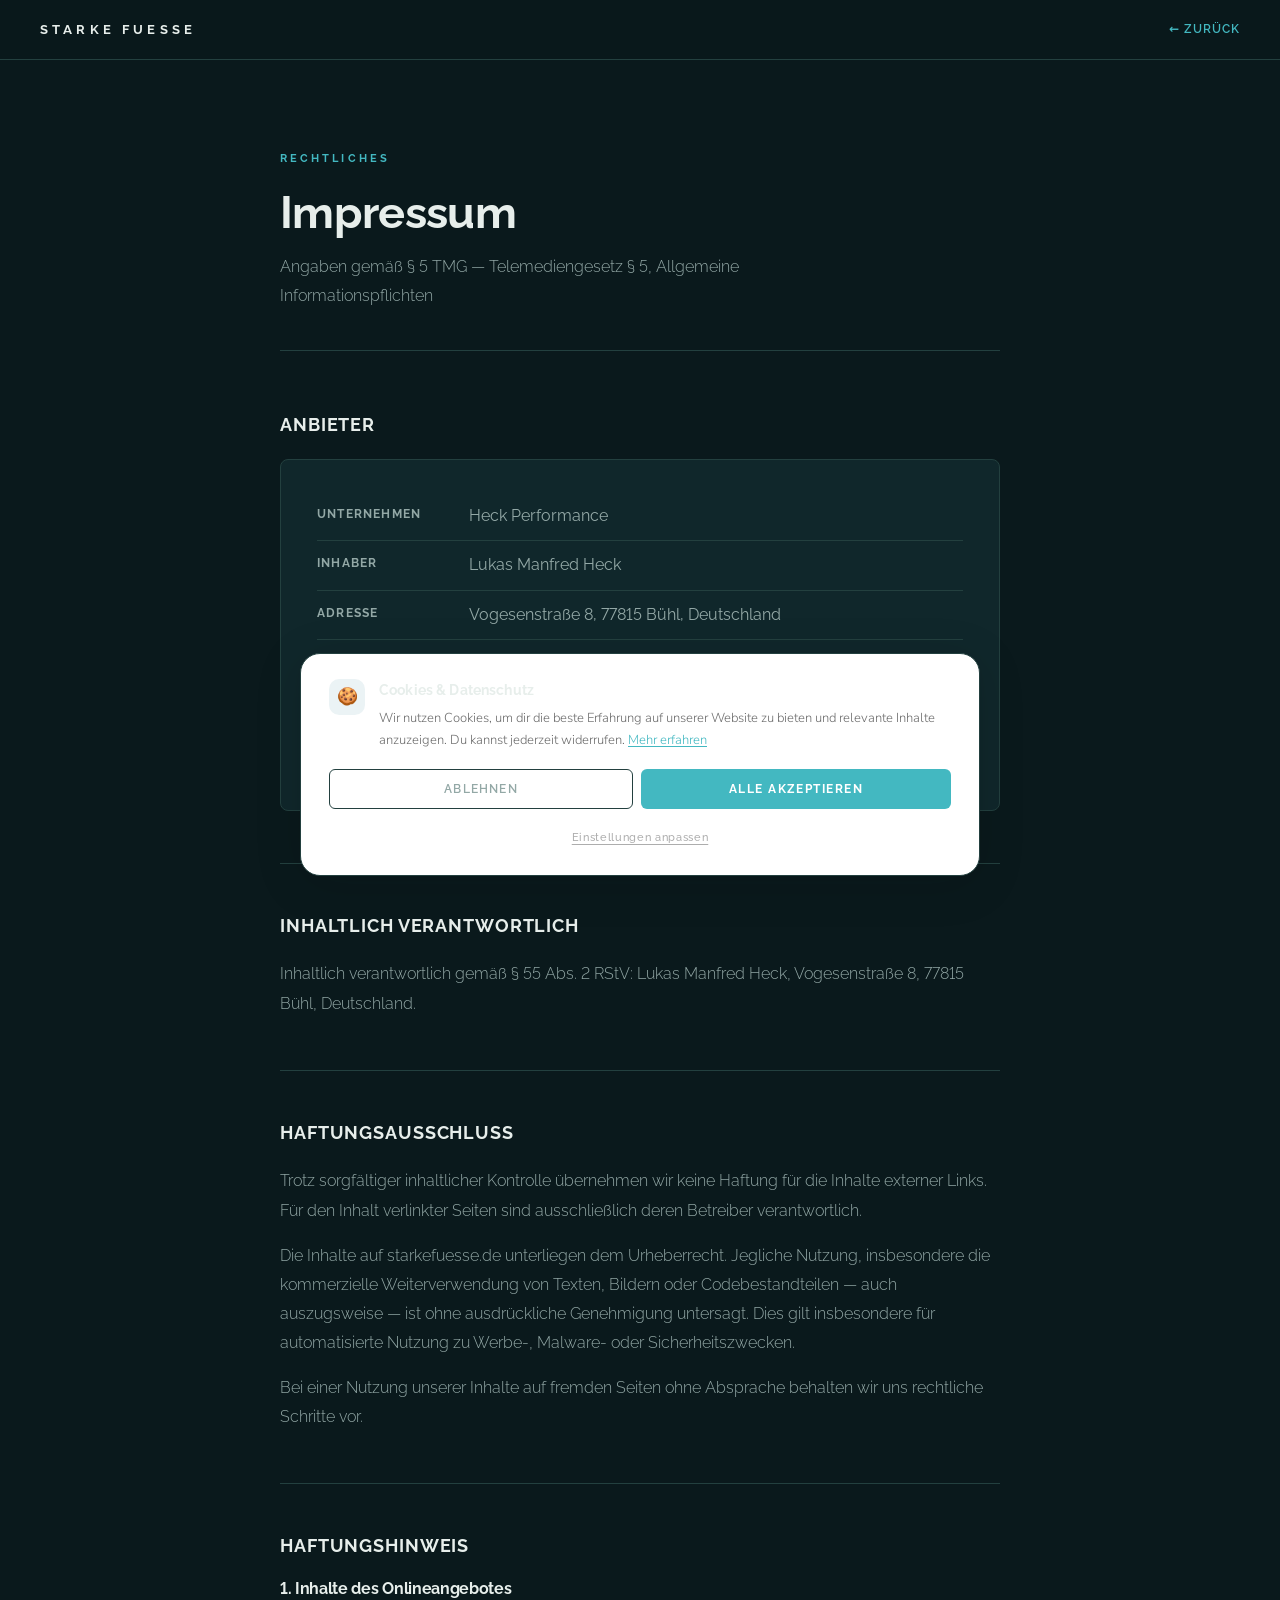
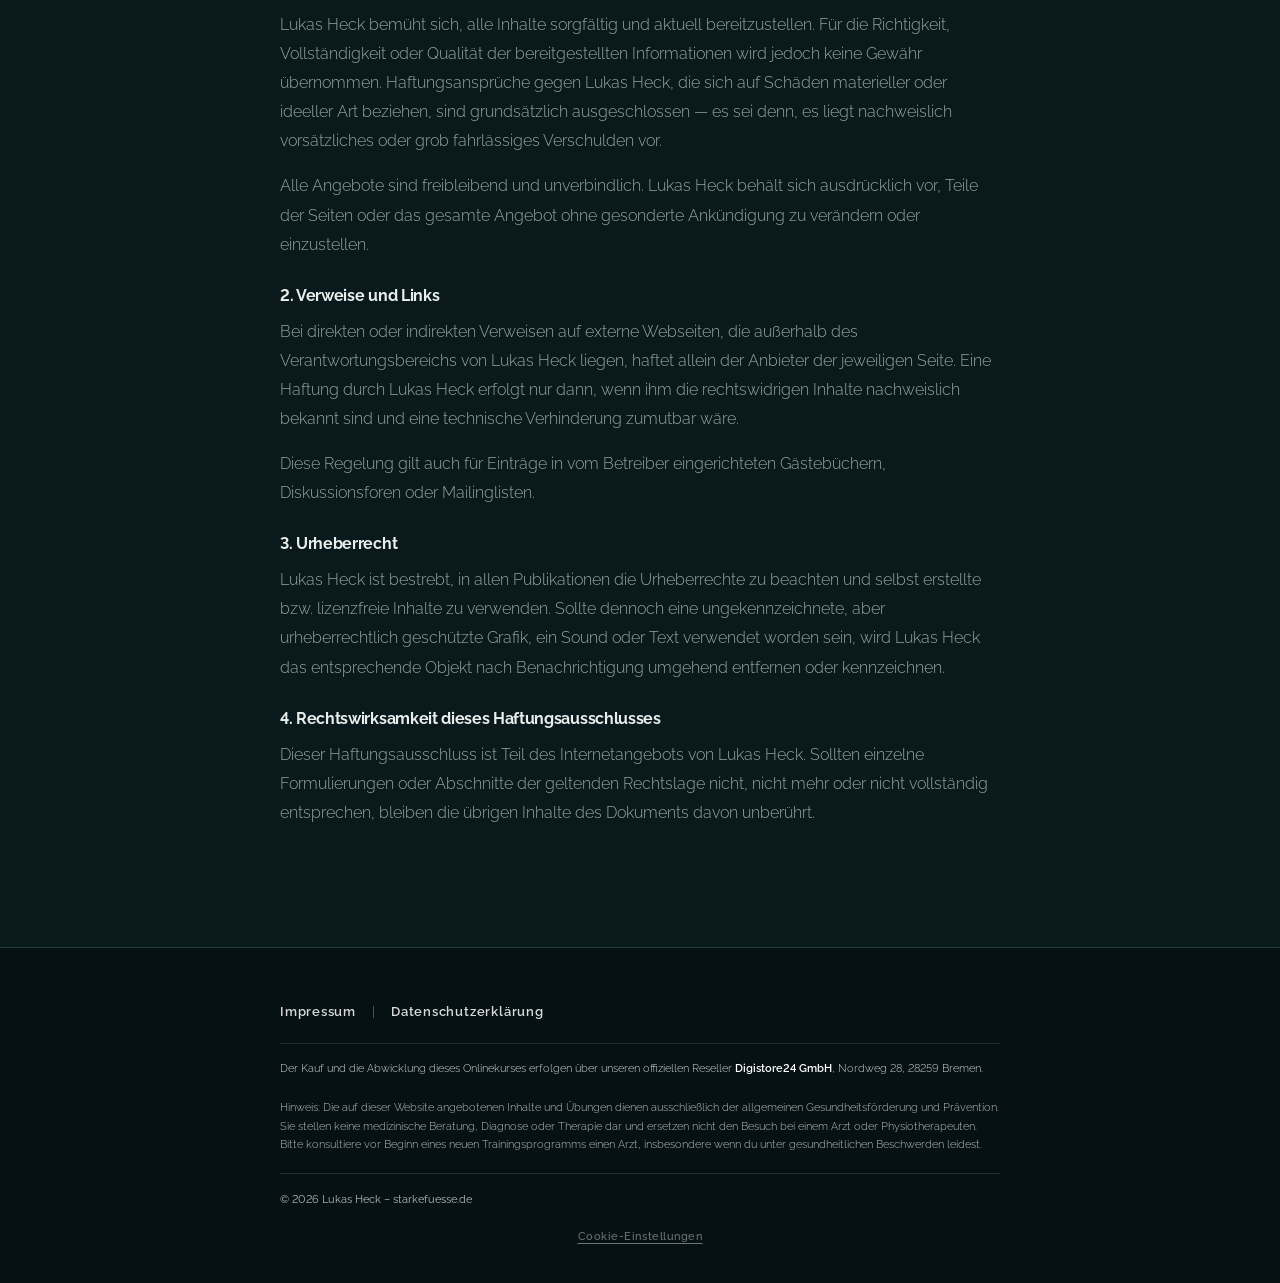
<file: impressum.html>
<!DOCTYPE html>
<html lang="de">
<head>
  <!-- Cookie Consent (Consent Mode v2) -->
  <script src="/cookie-banner.js"></script>
  <!-- End Cookie Consent -->
  <!-- Google Tag Manager -->
  <script>(function(w,d,s,l,i){w[l]=w[l]||[];w[l].push({'gtm.start':
  new Date().getTime(),event:'gtm.js'});var f=d.getElementsByTagName(s)[0],
  j=d.createElement(s),dl=l!='dataLayer'?'&l='+l:'';j.async=true;j.src=
  'https://www.googletagmanager.com/gtm.js?id='+i+dl;f.parentNode.insertBefore(j,f);
  })(window,document,'script','dataLayer','GTM-P5GLTDJZ');</script>
  <!-- End Google Tag Manager -->
  <meta charset="UTF-8" />
  <meta name="viewport" content="width=device-width, initial-scale=1.0" />
  <title>Impressum – Starke Fuesse</title>
  <meta name="robots" content="noindex, nofollow" />
  <link rel="preconnect" href="https://fonts.googleapis.com" />
  <link rel="preconnect" href="https://fonts.gstatic.com" crossorigin />
  <link href="https://fonts.googleapis.com/css2?family=Raleway:wght@500;600;700;800&family=Nunito+Sans:wght@300;400;500;600&display=swap" rel="stylesheet" />
  <style>
    :root {
      --off-white: #F8F8F6;
      --navy:      #050C12;
      --petrol:    #006D7A;
      --sand-bg:   #EDE4D8;
      --grey:      #6B737A;
      --lgrey:     #E4E0DC;
      --text:      #101820;
      --rh: 'Raleway', sans-serif;
      --rb: 'Nunito Sans', sans-serif;
      --rad: 0.75rem;
      --tr: 0.22s ease;
    }
    *, *::before, *::after { box-sizing: border-box; margin: 0; padding: 0; }
    html { scroll-behavior: smooth; }
    body { font-family: var(--rb); background: var(--off-white); color: var(--text); font-size: 18px; line-height: 1.78; -webkit-font-smoothing: antialiased; }
    a { color: var(--petrol); text-decoration: none; transition: opacity var(--tr); }
    a:hover { opacity: 0.75; }

    /* NAV */
    nav {
      background: rgba(248,248,246,0.95); backdrop-filter: blur(14px);
      border-bottom: 1px solid var(--lgrey);
      padding: 18px 40px;
      display: flex; align-items: center; justify-content: space-between;
    }
    .nav-logo { font-family: var(--rh); font-weight: 800; font-size: 13px; letter-spacing: 0.2em; text-transform: uppercase; color: var(--navy); text-decoration: none; }

    /* MAIN */
    main { max-width: 800px; margin: 0 auto; padding: 80px 40px 120px; }

    /* HEADER */
    .imp-header { margin-bottom: 64px; padding-bottom: 40px; border-bottom: 1px solid var(--lgrey); }
    .imp-label { display: inline-block; font-family: var(--rh); font-size: 11px; font-weight: 700; letter-spacing: 0.28em; text-transform: uppercase; color: var(--petrol); margin-bottom: 18px; }
    .imp-header h1 { font-family: var(--rh); font-size: clamp(2rem, 4vw, 2.8rem); font-weight: 700; color: var(--navy); letter-spacing: -0.015em; line-height: 1.13; margin-bottom: 16px; }
    .imp-header p { font-size: 16px; color: var(--grey); font-weight: 300; max-width: 560px; }

    /* SECTIONS */
    .imp-section { margin-bottom: 52px; padding-bottom: 52px; border-bottom: 1px solid var(--lgrey); }
    .imp-section:last-child { border: none; margin-bottom: 0; padding-bottom: 0; }
    .imp-section h2 { font-family: var(--rh); font-size: 1.1rem; font-weight: 700; color: var(--navy); letter-spacing: 0.05em; text-transform: uppercase; margin-bottom: 24px; }
    .imp-section h3 { font-family: var(--rh); font-size: 1rem; font-weight: 700; color: var(--navy); margin-bottom: 12px; margin-top: 28px; }
    .imp-section h3:first-of-type { margin-top: 0; }
    .imp-section p { font-size: 16px; color: rgba(0,0,0,0.65); line-height: 1.82; max-width: none; margin-bottom: 16px; font-weight: 300; }
    .imp-section p:last-child { margin-bottom: 0; }

    /* CONTACT CARD */
    .contact-card { background: #fff; border: 1px solid var(--lgrey); border-radius: var(--rad); padding: 32px 36px; margin-top: 4px; }
    .contact-row { display: flex; gap: 12px; padding: 10px 0; border-bottom: 1px solid var(--lgrey); font-size: 16px; }
    .contact-row:last-child { border: none; padding-bottom: 0; }
    .contact-label { font-family: var(--rh); font-weight: 700; font-size: 12px; letter-spacing: 0.1em; text-transform: uppercase; color: var(--grey); min-width: 140px; padding-top: 2px; }
    .contact-value { color: rgba(0,0,0,0.75); font-weight: 400; }

    
  
    /* FOOTER */
    footer { background: var(--navy); border-top: 1px solid rgba(255,255,255,0.08); padding: 52px 40px 40px; }
    .footer-inner { max-width: 720px; margin: 0 auto; display: flex; flex-direction: column; gap: 20px; }
    .footer-nav { display: flex; align-items: center; gap: 16px; }
    .footer-nav a { font-family: var(--rh); font-size: 13px; font-weight: 600; letter-spacing: 0.06em; color: rgba(255,255,255,0.85); transition: color var(--tr); text-decoration: none; }
    .footer-nav a:hover { color: #fff; opacity: 1; }
    .footer-divider { color: rgba(255,255,255,0.35); font-size: 13px; }
    .footer-digistore { font-size: 11px; color: rgba(255,255,255,0.82); line-height: 1.65; font-weight: 300; padding-top: 16px; border-top: 1px solid rgba(255,255,255,0.12); }
    .footer-digistore strong { font-weight: 600; color: #fff; }
    .footer-disclaimer { font-size: 10.5px; color: rgba(255,255,255,0.72); line-height: 1.75; font-weight: 300; }
    .footer-copy { font-size: 11px; color: rgba(255,255,255,0.7); padding-top: 16px; border-top: 1px solid rgba(255,255,255,0.12); }
  </style>
  <link rel="stylesheet" href="/theme-lukasheck.css">

</head>
<body>
  <!-- Google Tag Manager (noscript) -->
  <noscript><iframe src="https://www.googletagmanager.com/ns.html?id=GTM-P5GLTDJZ"
  height="0" width="0" style="display:none;visibility:hidden"></iframe></noscript>
  <!-- End Google Tag Manager (noscript) -->

<nav>
  <a href="/" class="nav-logo">Starke Fuesse</a>
  <a href="/" style="font-family:var(--rh); font-size:12px; font-weight:600; letter-spacing:0.08em; text-transform:uppercase; color:var(--petrol);">← Zurück</a>
</nav>

<main>
  <div class="imp-header">
    <div class="imp-label">Rechtliches</div>
    <h1>Impressum</h1>
    <p>Angaben gemäß § 5 TMG — Telemediengesetz § 5, Allgemeine Informationspflichten</p>
  </div>

  <div class="imp-section">
    <h2>Anbieter</h2>
    <div class="contact-card">
      <div class="contact-row">
        <div class="contact-label">Unternehmen</div>
        <div class="contact-value">Heck Performance</div>
      </div>
      <div class="contact-row">
        <div class="contact-label">Inhaber</div>
        <div class="contact-value">Lukas Manfred Heck</div>
      </div>
      <div class="contact-row">
        <div class="contact-label">Adresse</div>
        <div class="contact-value">Vogesenstraße 8, 77815 Bühl, Deutschland</div>
      </div>
      <div class="contact-row">
        <div class="contact-label">Telefon</div>
        <div class="contact-value"><a href="tel:+4975562869943">+49 7556 286 994 3</a></div>
      </div>
      <div class="contact-row">
        <div class="contact-label">E-Mail</div>
        <div class="contact-value"><a href="mailto:info@lukasheck.com">info@lukasheck.com</a></div>
      </div>
      <div class="contact-row">
        <div class="contact-label">Steuernummer</div>
        <div class="contact-value">36150/25061</div>
      </div>
    </div>
  </div>

  <div class="imp-section">
    <h2>Inhaltlich verantwortlich</h2>
    <p>Inhaltlich verantwortlich gemäß § 55 Abs. 2 RStV: Lukas Manfred Heck, Vogesenstraße 8, 77815 Bühl, Deutschland.</p>
  </div>

  <div class="imp-section">
    <h2>Haftungsausschluss</h2>
    <p>Trotz sorgfältiger inhaltlicher Kontrolle übernehmen wir keine Haftung für die Inhalte externer Links. Für den Inhalt verlinkter Seiten sind ausschließlich deren Betreiber verantwortlich.</p>
    <p>Die Inhalte auf starkefuesse.de unterliegen dem Urheberrecht. Jegliche Nutzung, insbesondere die kommerzielle Weiterverwendung von Texten, Bildern oder Codebestandteilen — auch auszugsweise — ist ohne ausdrückliche Genehmigung untersagt. Dies gilt insbesondere für automatisierte Nutzung zu Werbe-, Malware- oder Sicherheitszwecken.</p>
    <p>Bei einer Nutzung unserer Inhalte auf fremden Seiten ohne Absprache behalten wir uns rechtliche Schritte vor.</p>
  </div>

  <div class="imp-section">
    <h2>Haftungshinweis</h2>
    <h3>1. Inhalte des Onlineangebotes</h3>
    <p>Lukas Heck bemüht sich, alle Inhalte sorgfältig und aktuell bereitzustellen. Für die Richtigkeit, Vollständigkeit oder Qualität der bereitgestellten Informationen wird jedoch keine Gewähr übernommen. Haftungsansprüche gegen Lukas Heck, die sich auf Schäden materieller oder ideeller Art beziehen, sind grundsätzlich ausgeschlossen — es sei denn, es liegt nachweislich vorsätzliches oder grob fahrlässiges Verschulden vor.</p>
    <p>Alle Angebote sind freibleibend und unverbindlich. Lukas Heck behält sich ausdrücklich vor, Teile der Seiten oder das gesamte Angebot ohne gesonderte Ankündigung zu verändern oder einzustellen.</p>

    <h3>2. Verweise und Links</h3>
    <p>Bei direkten oder indirekten Verweisen auf externe Webseiten, die außerhalb des Verantwortungsbereichs von Lukas Heck liegen, haftet allein der Anbieter der jeweiligen Seite. Eine Haftung durch Lukas Heck erfolgt nur dann, wenn ihm die rechtswidrigen Inhalte nachweislich bekannt sind und eine technische Verhinderung zumutbar wäre.</p>
    <p>Diese Regelung gilt auch für Einträge in vom Betreiber eingerichteten Gästebüchern, Diskussionsforen oder Mailinglisten.</p>

    <h3>3. Urheberrecht</h3>
    <p>Lukas Heck ist bestrebt, in allen Publikationen die Urheberrechte zu beachten und selbst erstellte bzw. lizenzfreie Inhalte zu verwenden. Sollte dennoch eine ungekennzeichnete, aber urheberrechtlich geschützte Grafik, ein Sound oder Text verwendet worden sein, wird Lukas Heck das entsprechende Objekt nach Benachrichtigung umgehend entfernen oder kennzeichnen.</p>

    <h3>4. Rechtswirksamkeit dieses Haftungsausschlusses</h3>
    <p>Dieser Haftungsausschluss ist Teil des Internetangebots von Lukas Heck. Sollten einzelne Formulierungen oder Abschnitte der geltenden Rechtslage nicht, nicht mehr oder nicht vollständig entsprechen, bleiben die übrigen Inhalte des Dokuments davon unberührt.</p>
  </div>
</main>

<footer>
  <div class="footer-inner">

    <div class="footer-nav">
      <a href="/impressum.html">Impressum</a>
      <span class="footer-divider">|</span>
      <a href="/datenschutz.html">Datenschutzerklärung</a>
    </div>

    <div class="footer-digistore">
      Der Kauf und die Abwicklung dieses Onlinekurses erfolgen über unseren offiziellen Reseller <strong>Digistore24 GmbH</strong>, Nordweg 28, 28259 Bremen.
    </div>

    <div class="footer-disclaimer">
      Hinweis: Die auf dieser Website angebotenen Inhalte und Übungen dienen ausschließlich der allgemeinen Gesundheitsförderung und Prävention. Sie stellen keine medizinische Beratung, Diagnose oder Therapie dar und ersetzen nicht den Besuch bei einem Arzt oder Physiotherapeuten. Bitte konsultiere vor Beginn eines neuen Trainingsprogramms einen Arzt, insbesondere wenn du unter gesundheitlichen Beschwerden leidest.
    </div>

    <div class="footer-copy">© 2026 Lukas Heck – starkefuesse.de</div>

  </div>
</footer>

</body>
</html>
</file>
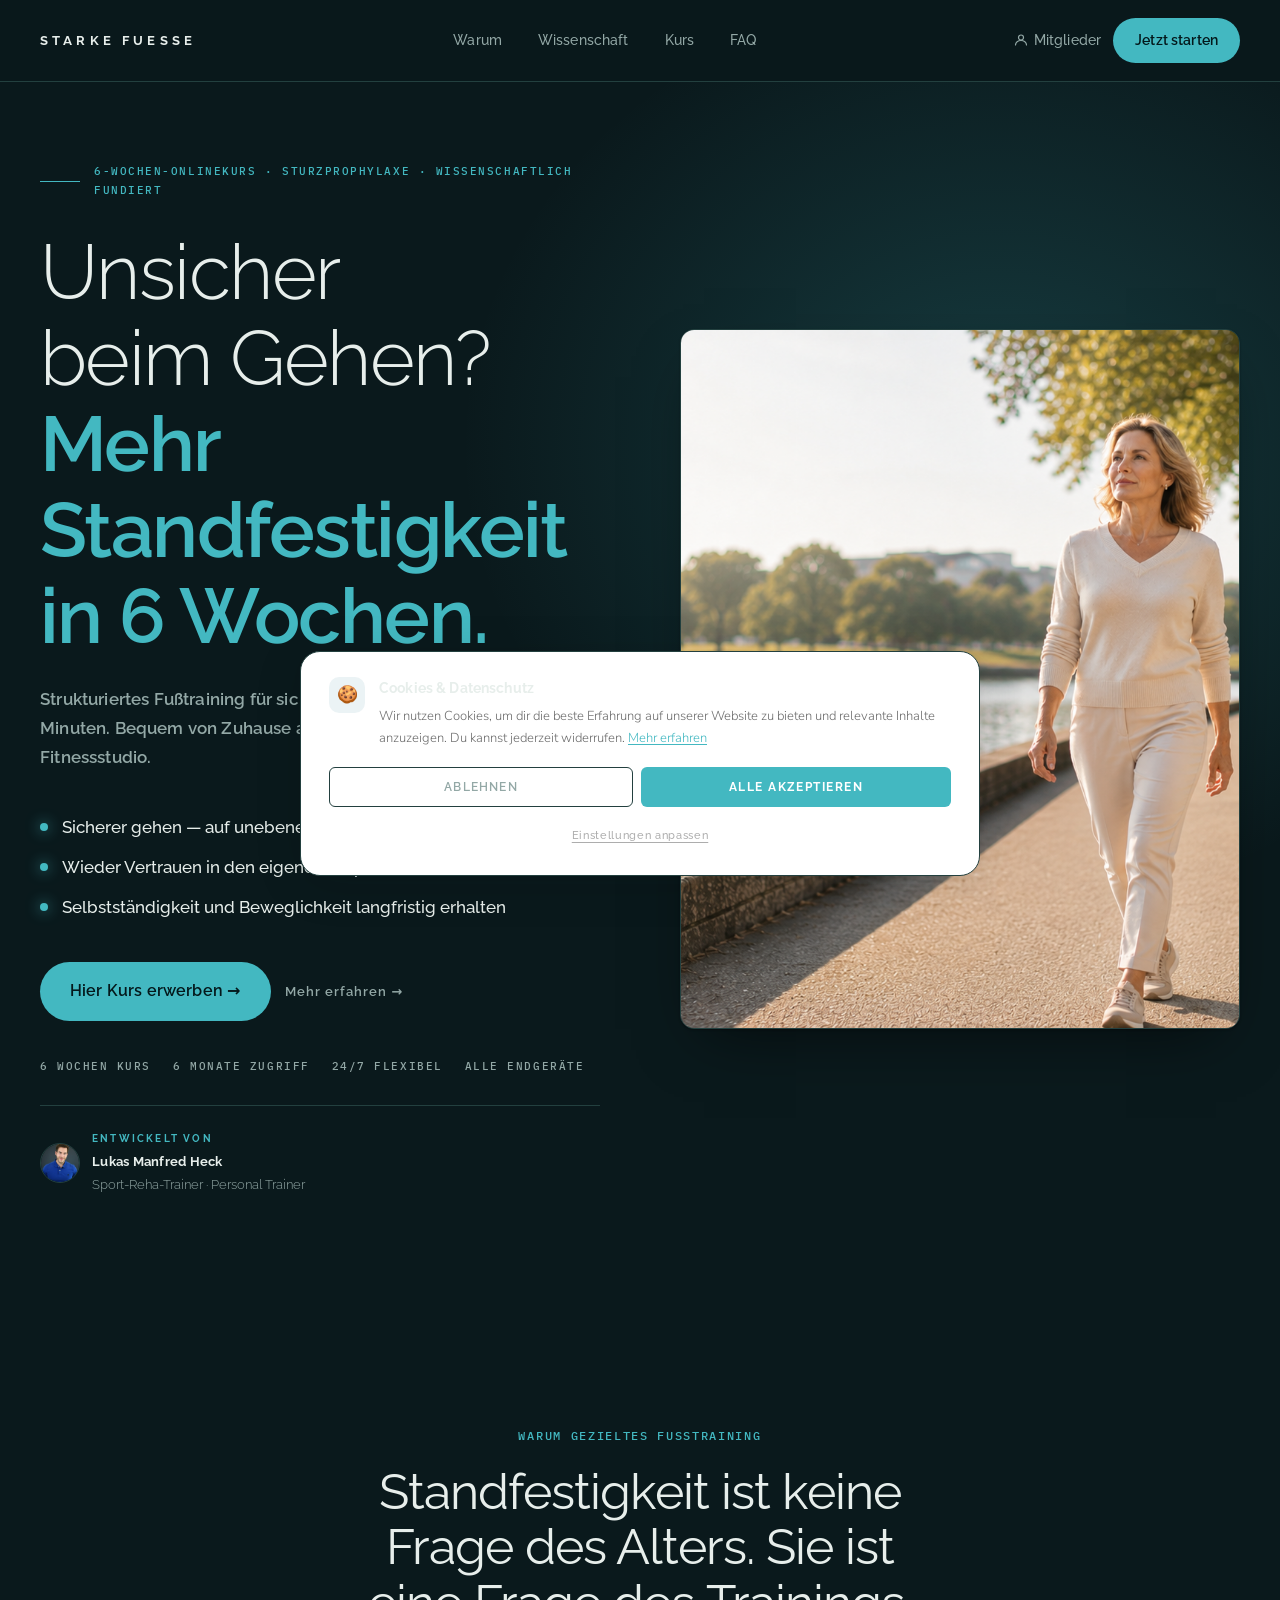
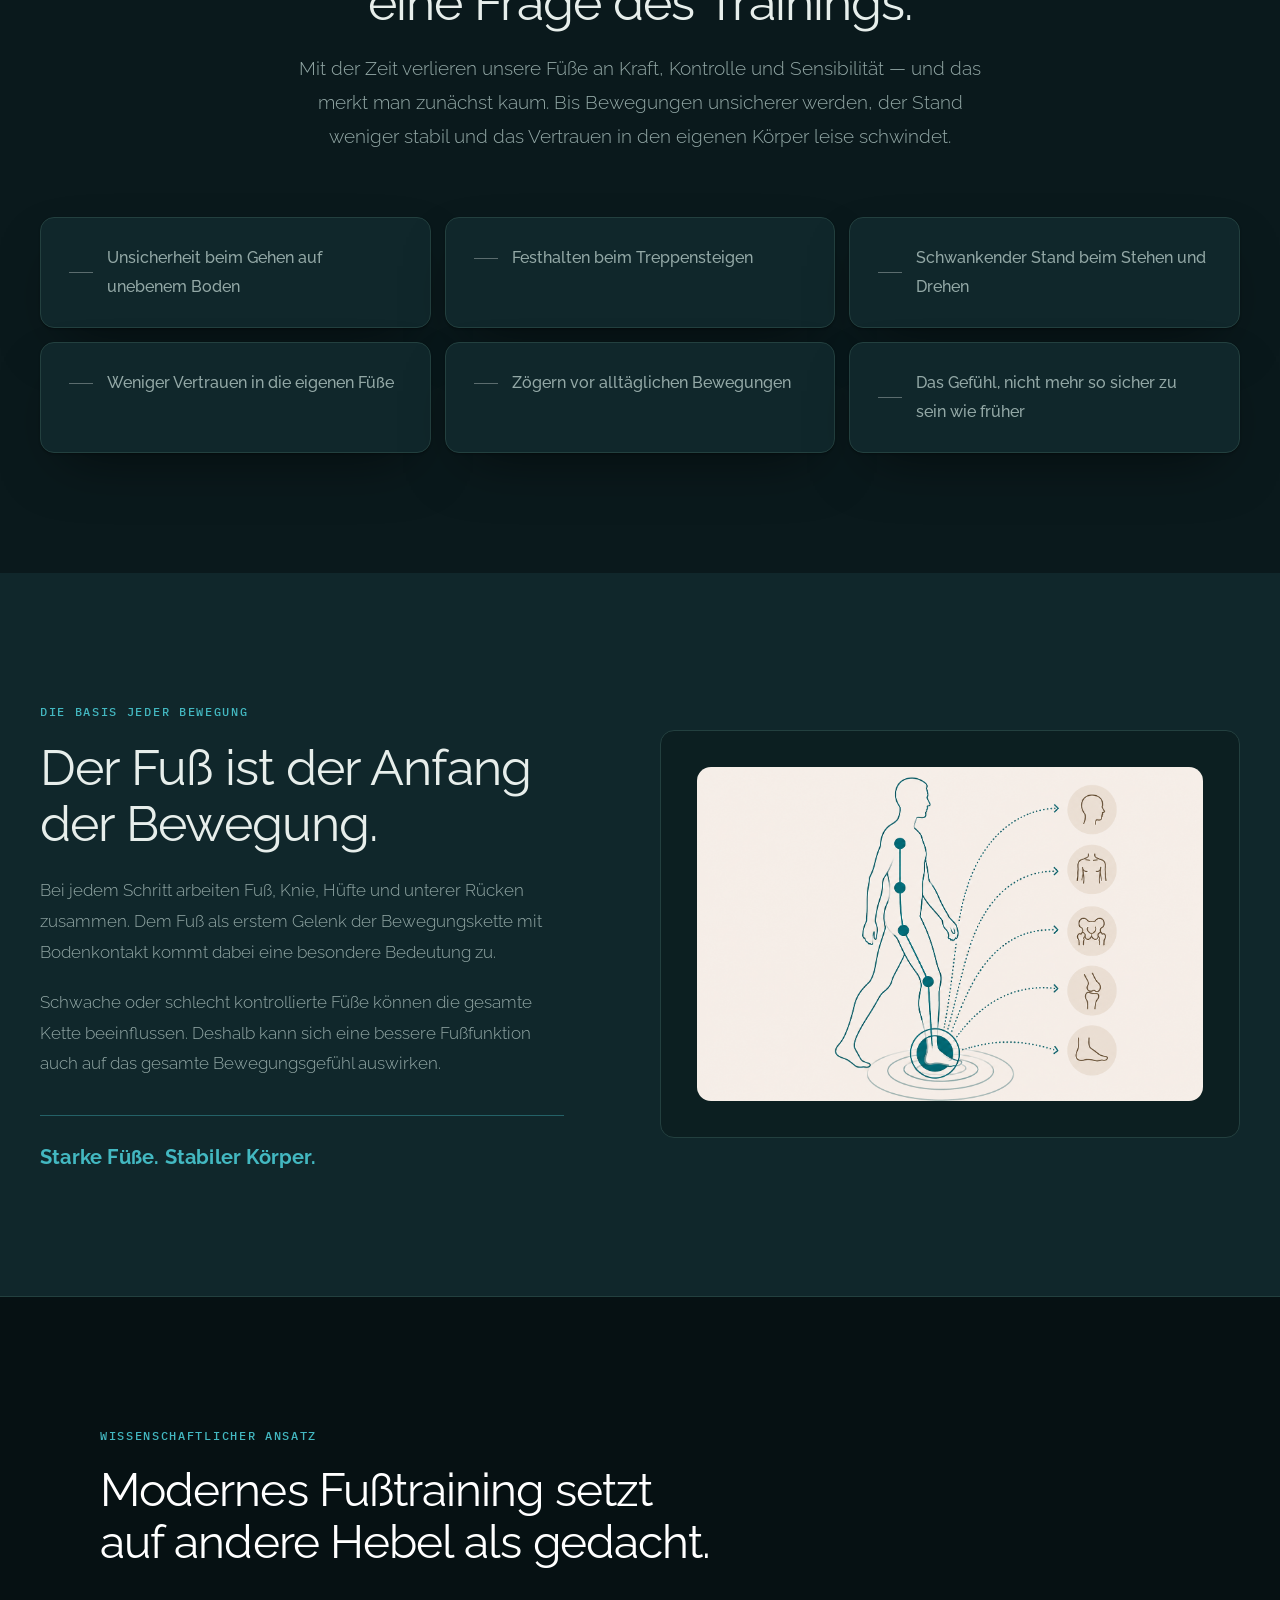
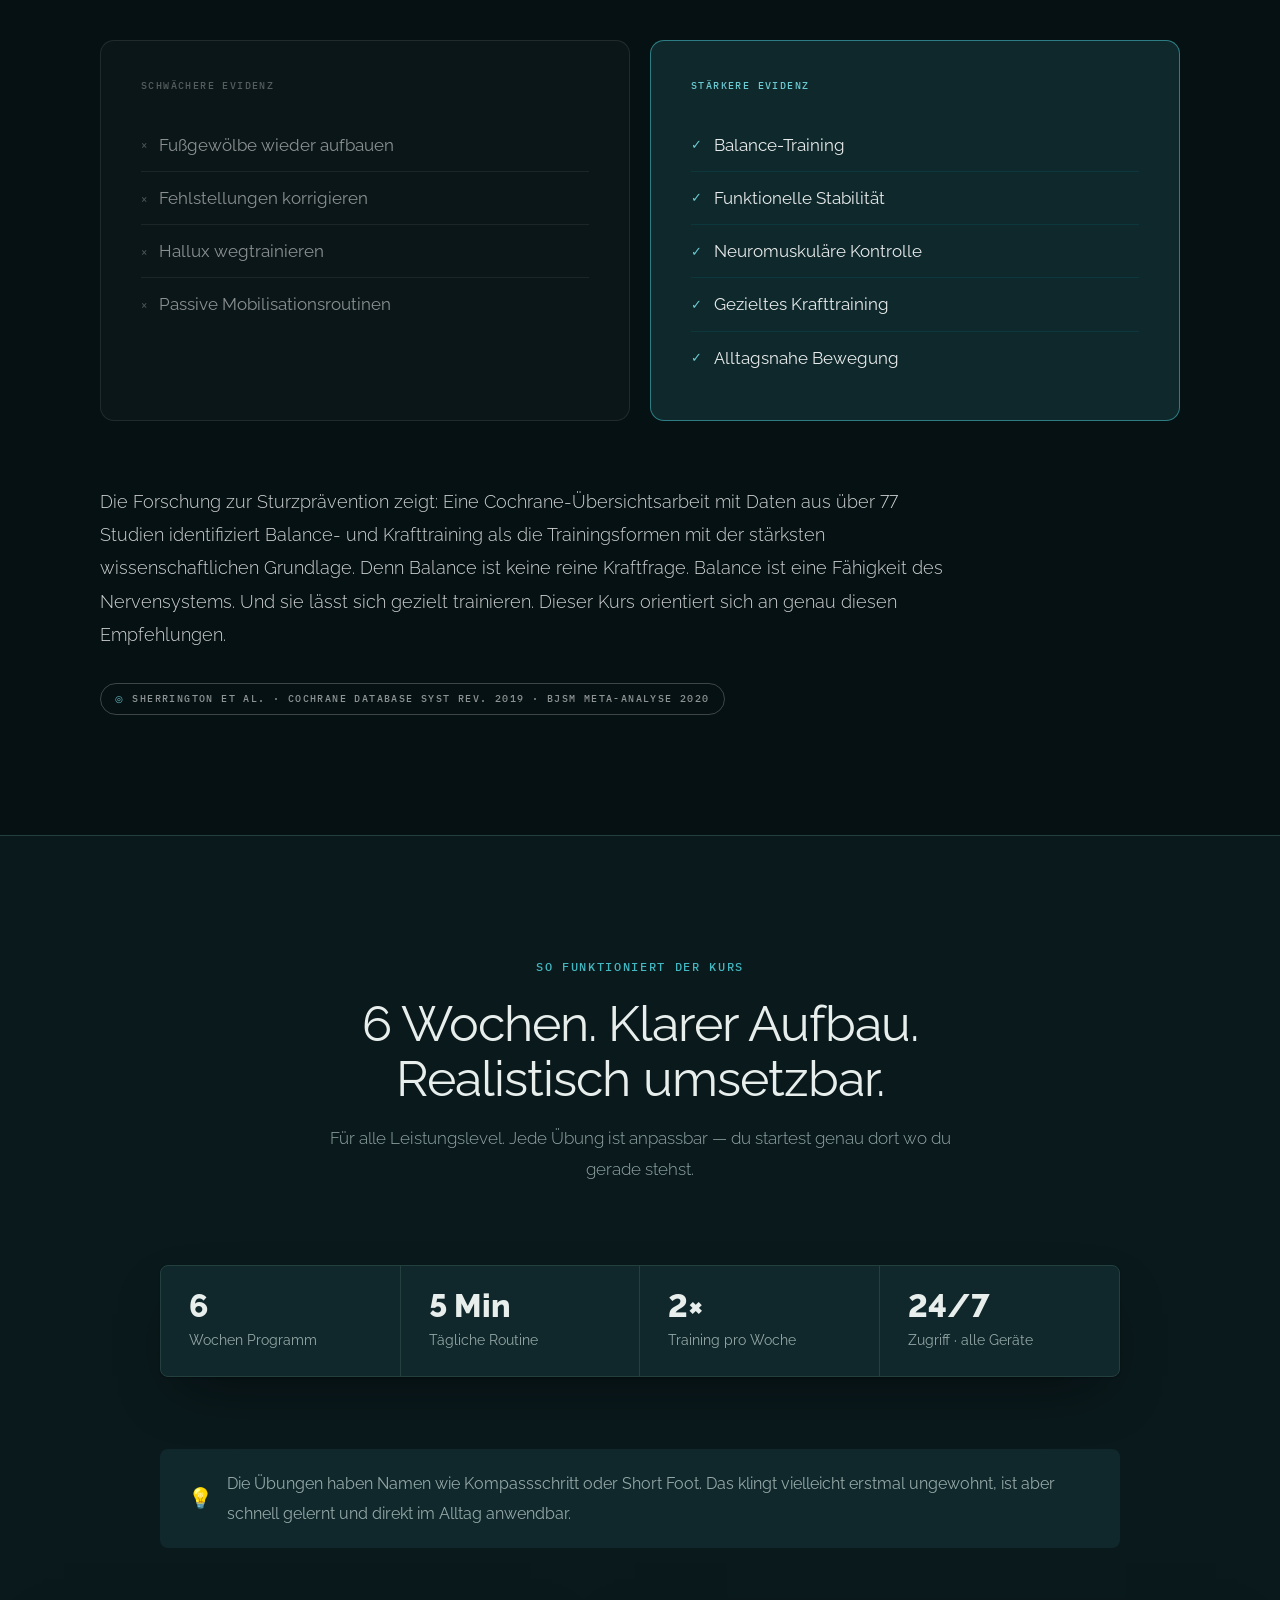
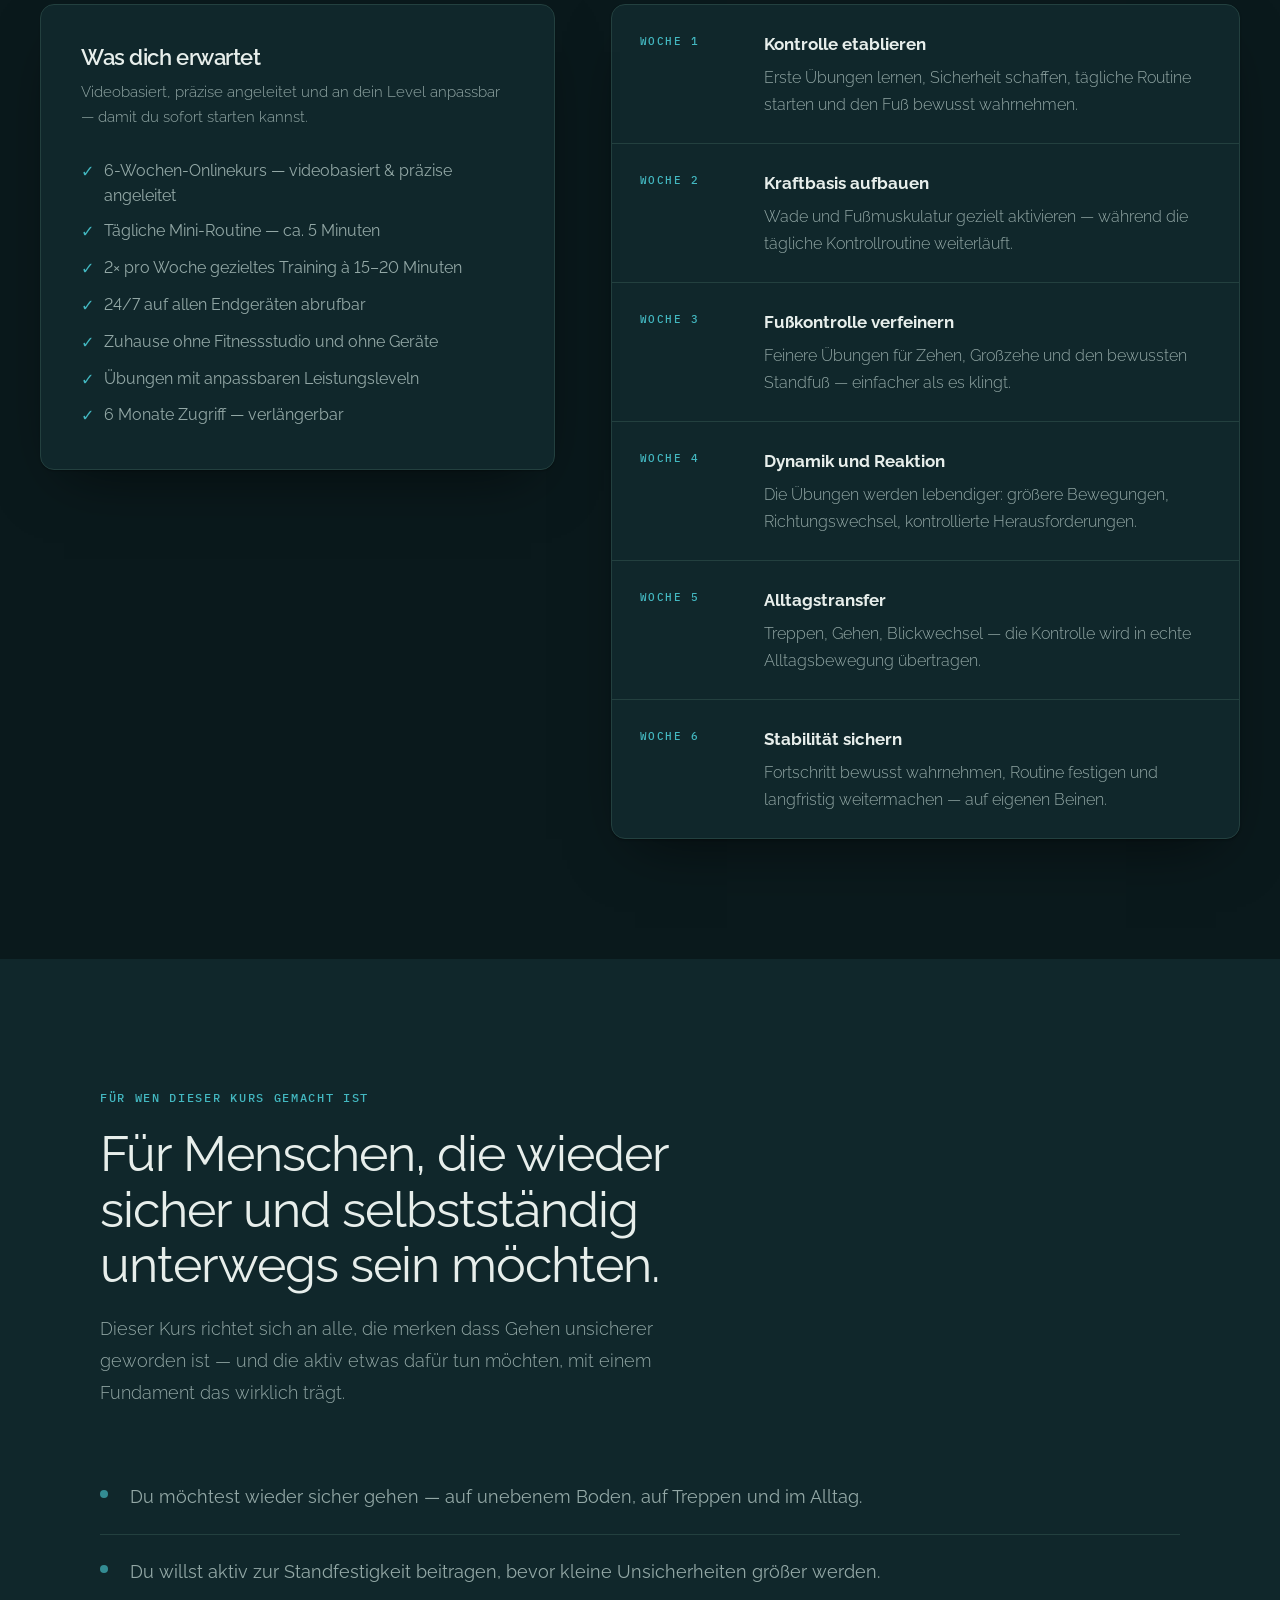
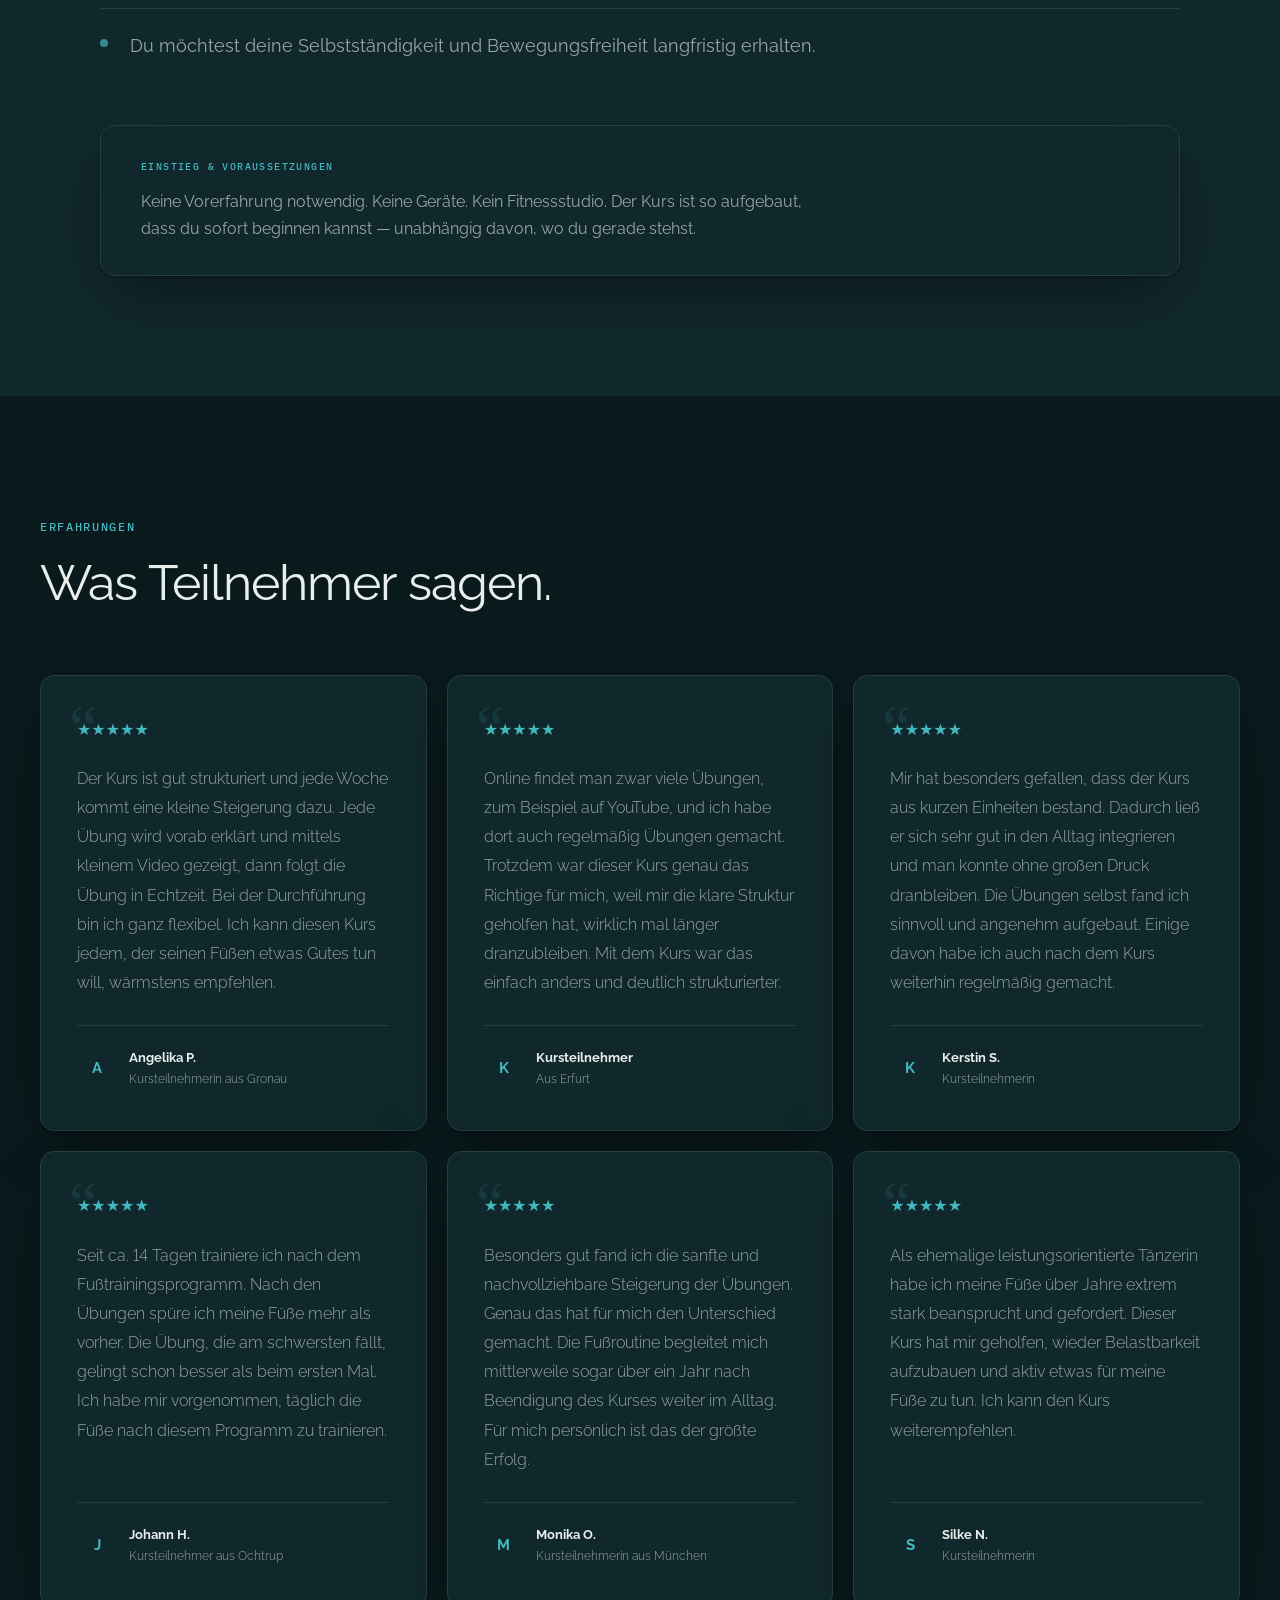
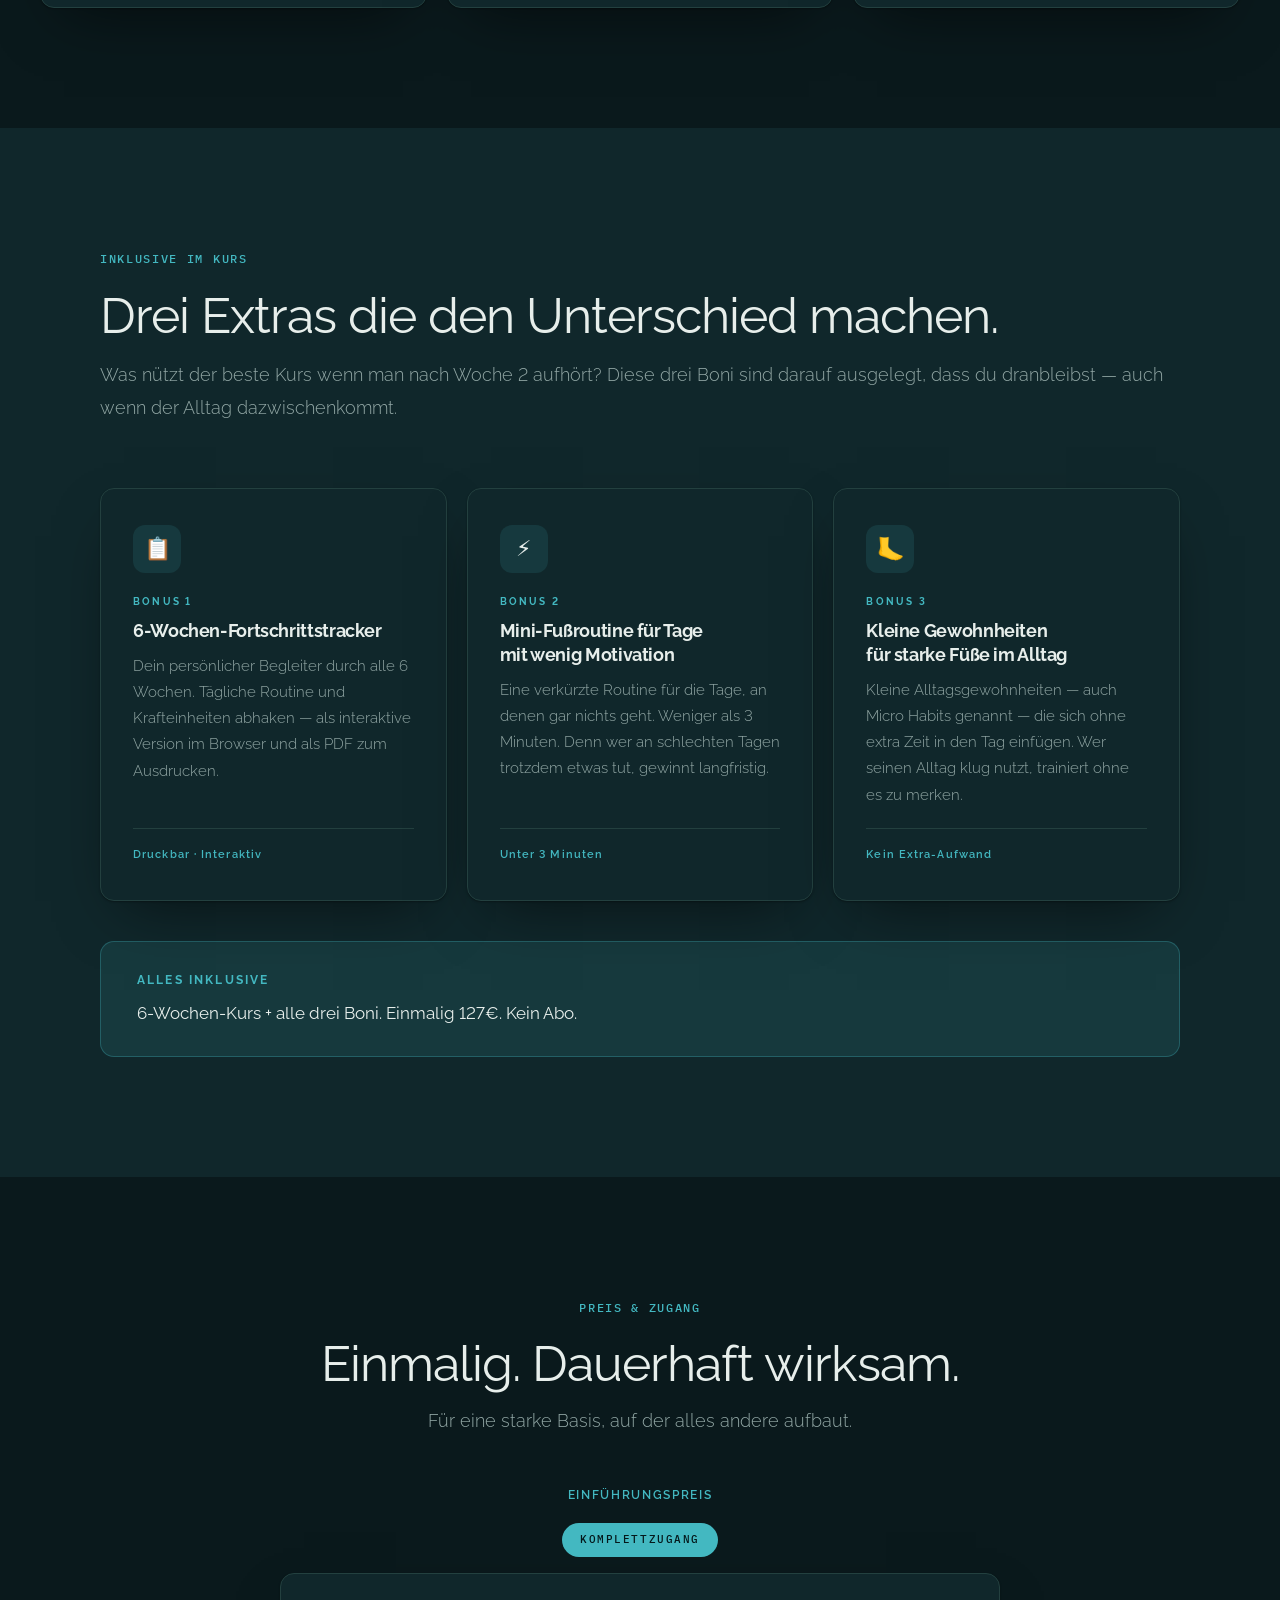
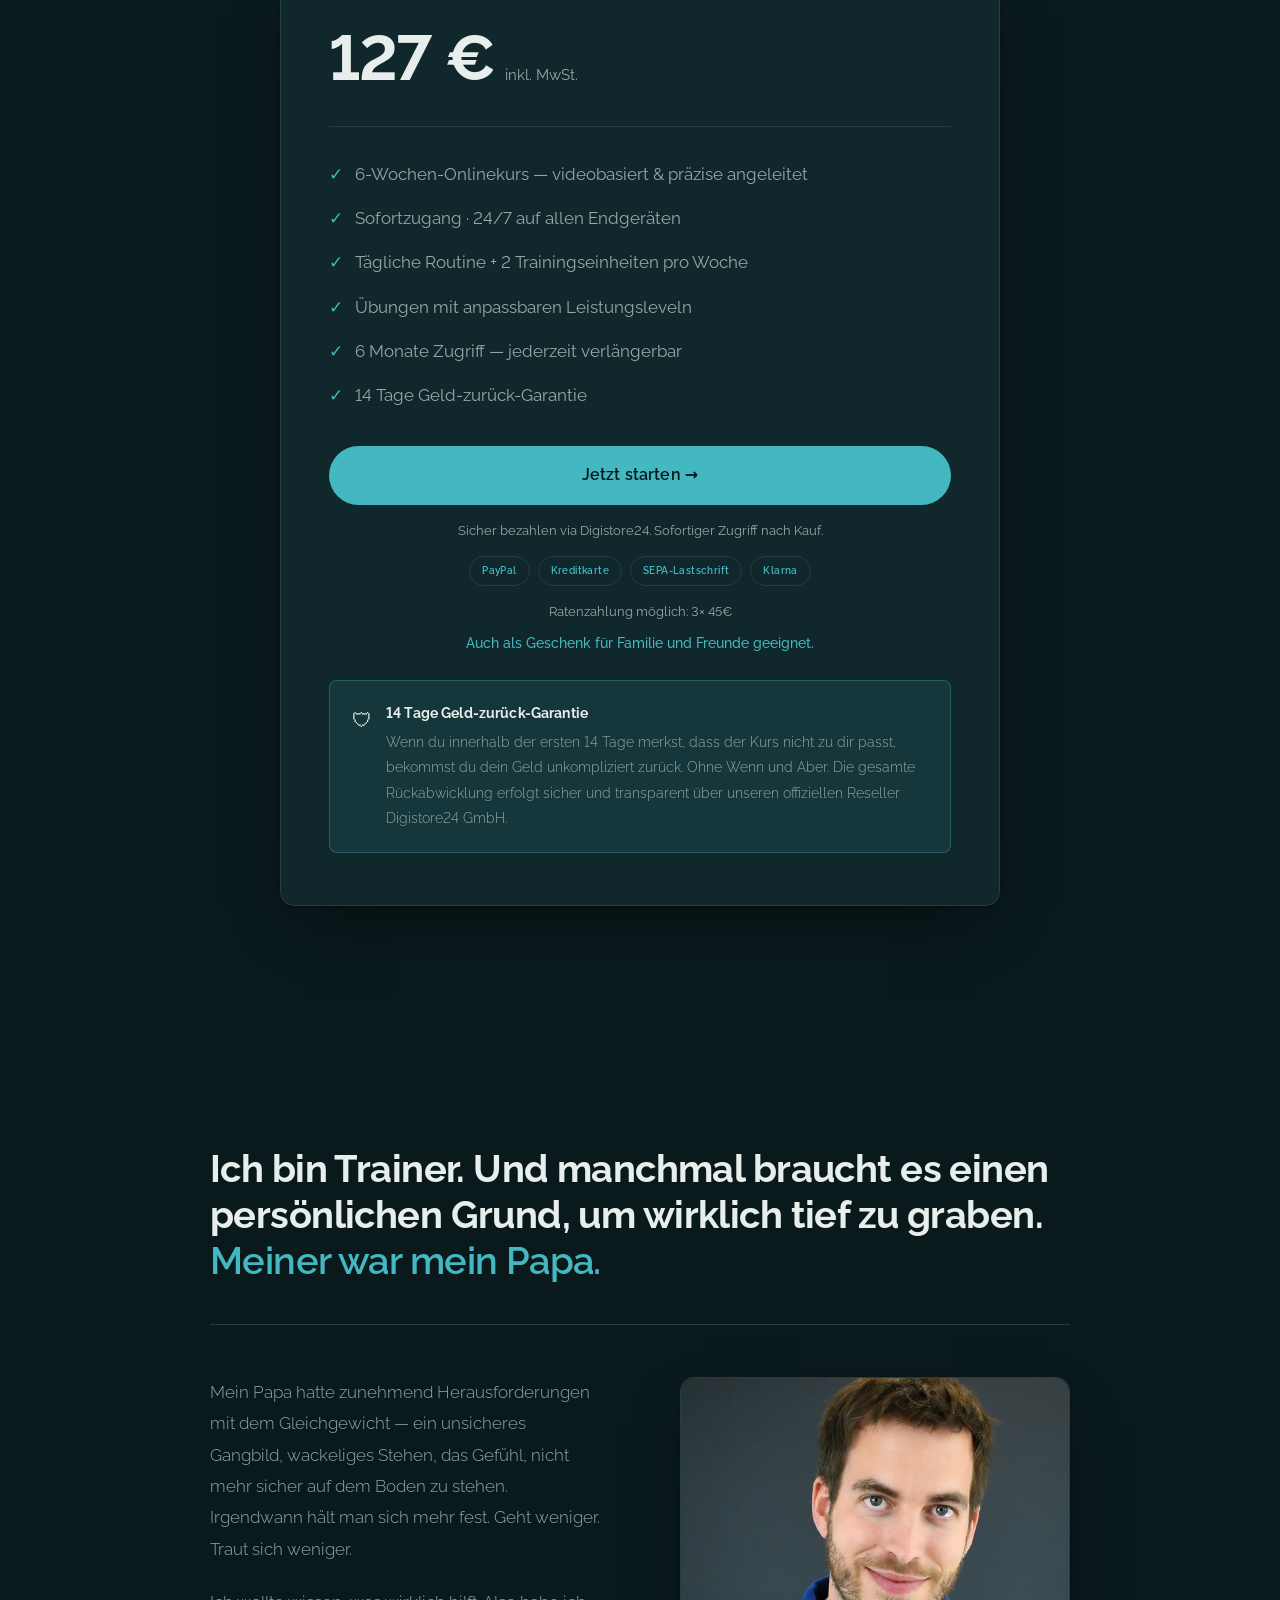
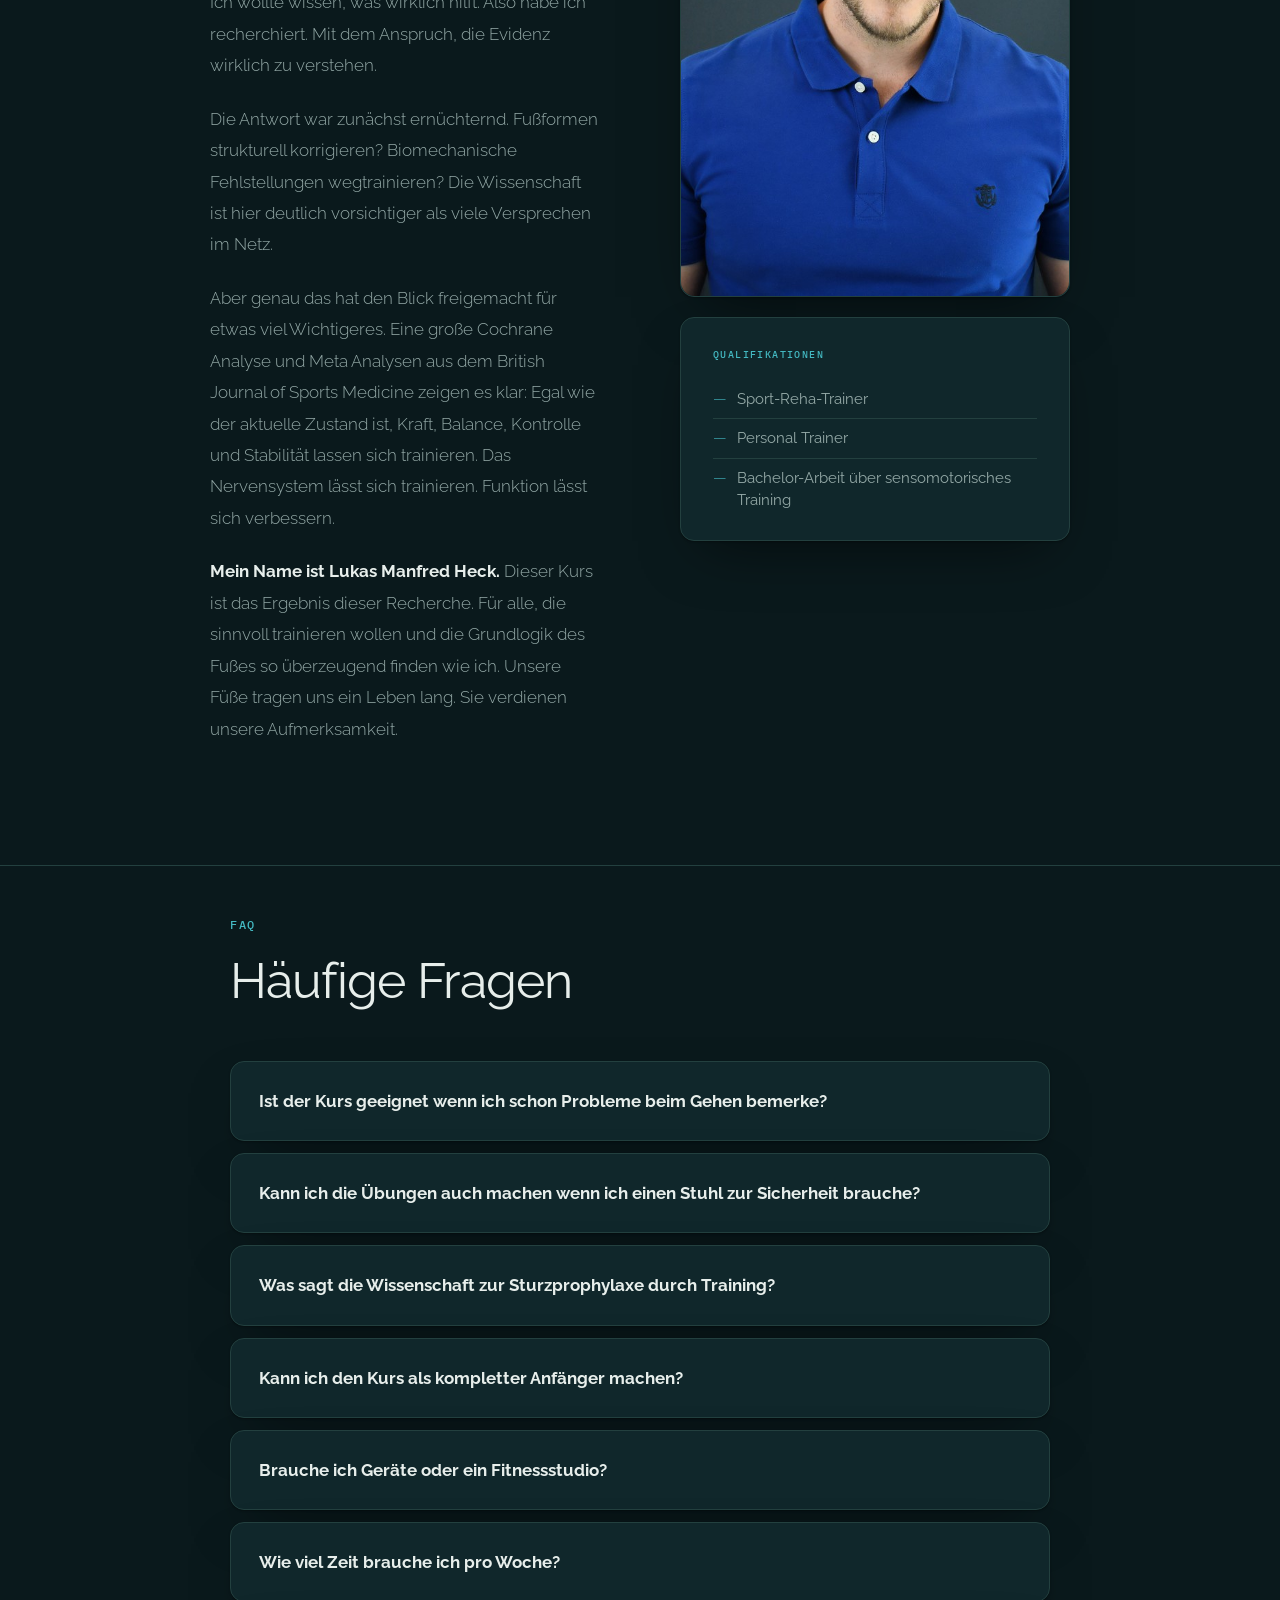
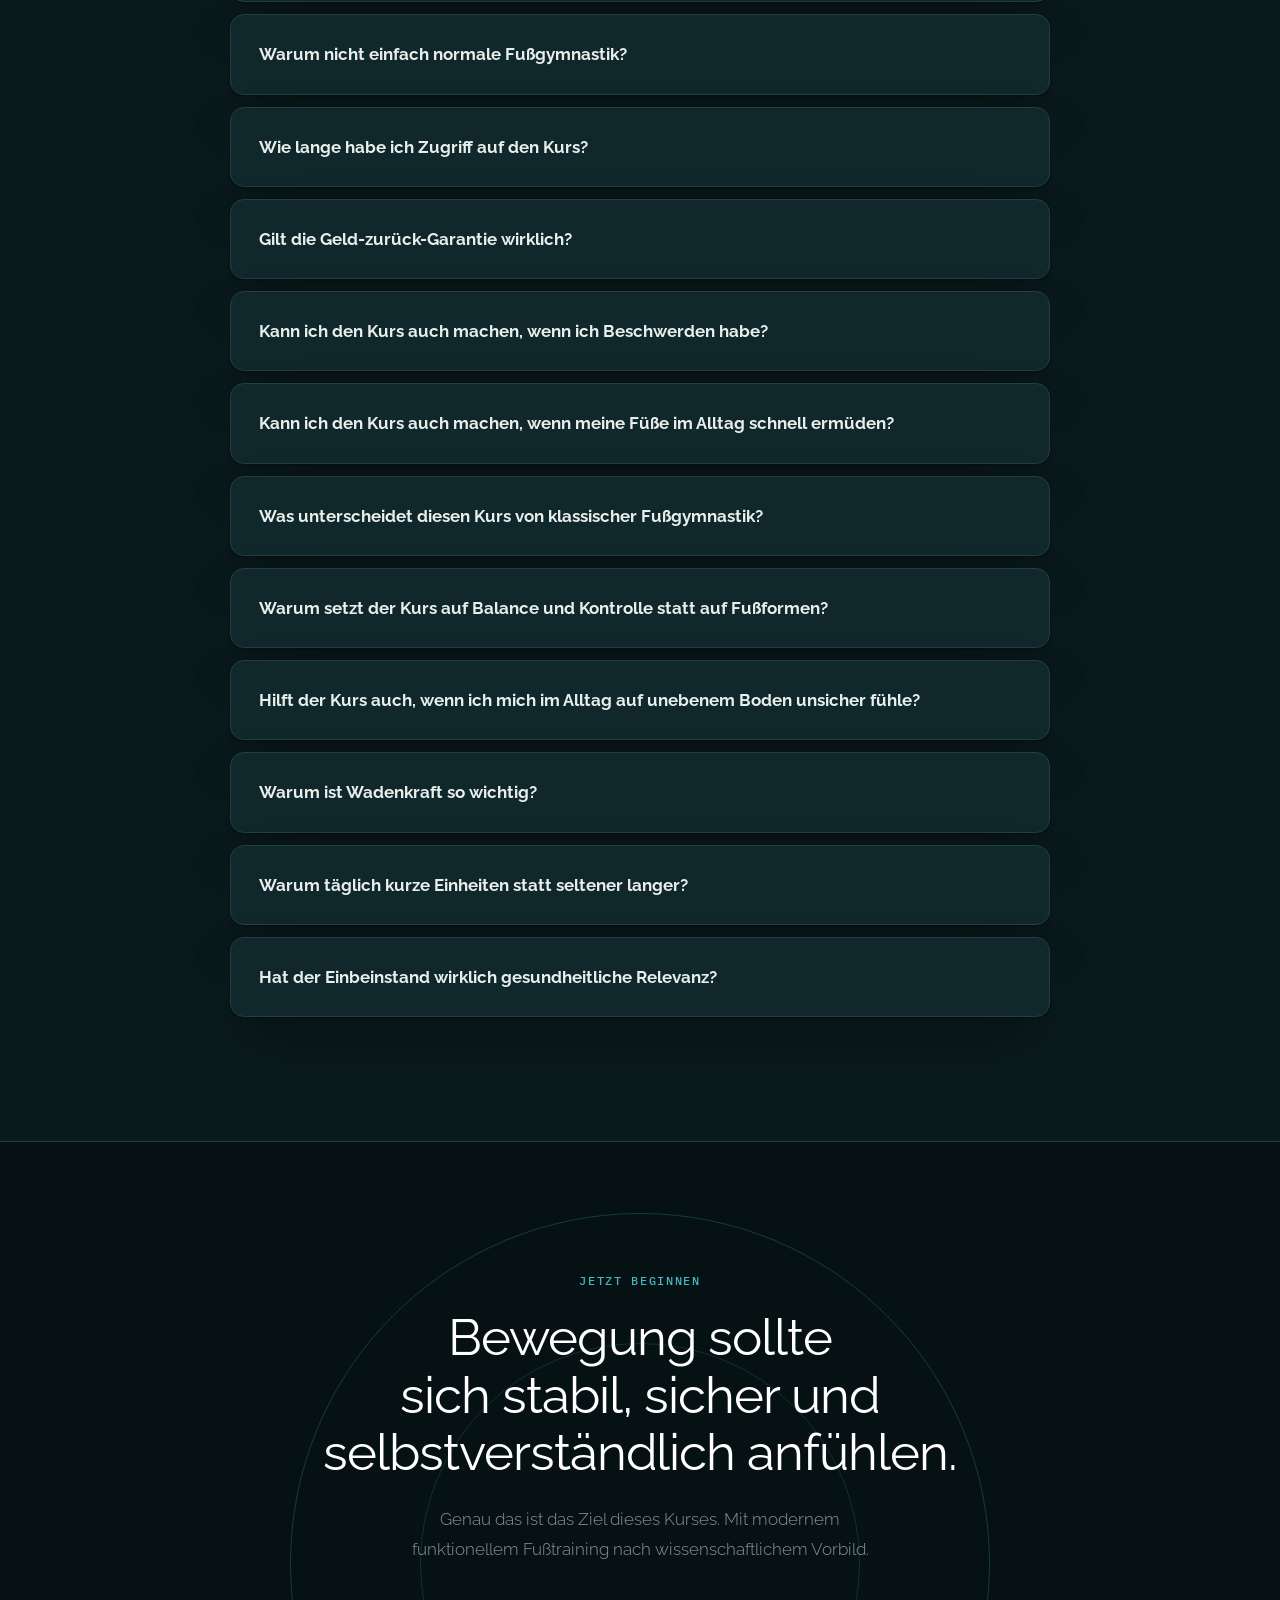
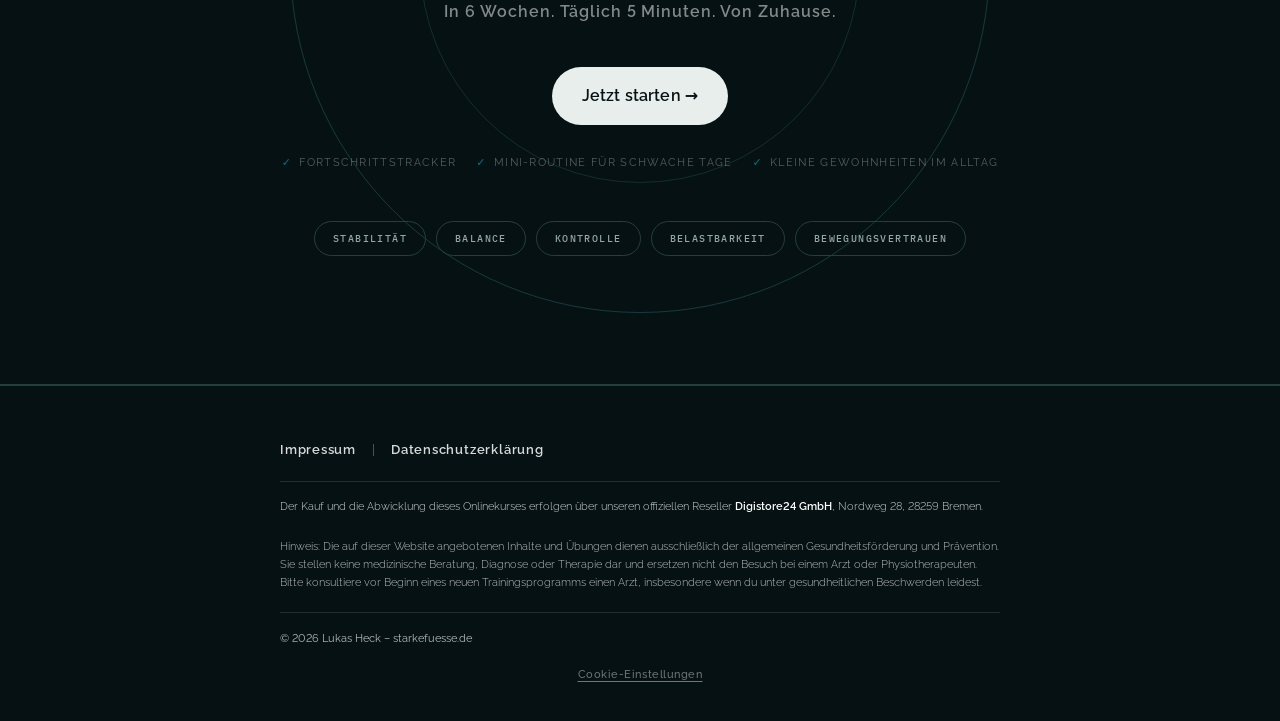
<file: sturzprophylaxe.html>
<!DOCTYPE html>
<html lang="de">
<head>
  <!-- Cookie Consent (Consent Mode v2) -->
  <script src="/cookie-banner.js"></script>
  <!-- End Cookie Consent -->
  <!-- Google Tag Manager -->
  <script>(function(w,d,s,l,i){w[l]=w[l]||[];w[l].push({'gtm.start':
  new Date().getTime(),event:'gtm.js'});var f=d.getElementsByTagName(s)[0],
  j=d.createElement(s),dl=l!='dataLayer'?'&l='+l:'';j.async=true;j.src=
  'https://www.googletagmanager.com/gtm.js?id='+i+dl;f.parentNode.insertBefore(j,f);
  })(window,document,'script','dataLayer','GTM-P5GLTDJZ');</script>
  <!-- End Google Tag Manager -->
  <meta charset="UTF-8" />
  <meta name="viewport" content="width=device-width, initial-scale=1.0" />

  <!-- ── SEO: Title & Description ── -->
  <title>Standfestigkeit & Gleichgewicht stärken – 6-Wochen-Programm | Starke Füße</title>
  <meta name="description" content="Strukturiertes Fußtraining für mehr Standfestigkeit, Gleichgewicht und sicheres Gehen im Alltag. 6 Wochen, täglich 5 Minuten, zuhause ohne Geräte." />
  <meta name="author" content="Lukas Manfred Heck" />
  <meta name="robots" content="index, follow" />
  <link rel="canonical" href="https://www.starkefuesse.de/sturzprophylaxe" />

  <!-- ── Open Graph ── -->
  <meta property="og:type" content="website" />
  <meta property="og:url" content="https://www.starkefuesse.de/sturzprophylaxe" />
  <meta property="og:title" content="Standfestigkeit & Gleichgewicht stärken – 6-Wochen-Programm | Starke Füße" />
  <meta property="og:description" content="Strukturiertes Fußtraining für Standfestigkeit, Gleichgewicht und sicheres Gehen im Alltag. 6 Wochen, täglich 5 Minuten, zuhause ohne Geräte." />
  <meta property="og:image" content="https://www.starkefuesse.de/bewegung_hero.png" />
  <meta property="og:locale" content="de_DE" />
  <meta property="og:site_name" content="Starke Fuesse" />

  <!-- ── Twitter Card ── -->
  <meta name="twitter:card" content="summary_large_image" />
  <meta name="twitter:title" content="Standfestigkeit & Gleichgewicht stärken – 6-Wochen-Programm | Starke Füße" />
  <meta name="twitter:description" content="Strukturiertes Fußtraining für Standfestigkeit und sicheres Gehen. 6 Wochen, täglich 5 Minuten, zuhause ohne Geräte." />
  <meta name="twitter:image" content="https://www.starkefuesse.de/bewegung_hero.png" />

  <!-- ── Schema.org JSON-LD ── -->
  <script type="application/ld+json">
  {
    "@context": "https://schema.org",
    "@graph": [

      {
        "@type": "Organization",
        "@id": "https://www.starkefuesse.de/#organization",
        "name": "Heck Performance",
        "url": "https://www.starkefuesse.de",
        "logo": "https://www.starkefuesse.de/lukas_heck.JPG",
        "contactPoint": {
          "@type": "ContactPoint",
          "telephone": "+49-7556-286-994-3",
          "email": "info@lukasheck.com",
          "contactType": "customer service",
          "availableLanguage": "German"
        },
        "address": {
          "@type": "PostalAddress",
          "streetAddress": "Vogesenstraße 8",
          "addressLocality": "Bühl",
          "postalCode": "77815",
          "addressCountry": "DE"
        },
        "founder": {
          "@id": "https://www.starkefuesse.de/#person"
        }
      },

      {
        "@type": "Person",
        "@id": "https://www.starkefuesse.de/#person",
        "name": "Lukas Manfred Heck",
        "jobTitle": "Sport-Reha-Trainer & Personal Trainer",
        "url": "https://www.starkefuesse.de",
        "image": "https://www.starkefuesse.de/lukas_heck.JPG",
        "email": "info@lukasheck.com",
        "worksFor": {
          "@id": "https://www.starkefuesse.de/#organization"
        },
        "knowsAbout": [
          "Funktionelles Fußtraining",
          "Sensomotorisches Training",
          "Sturzprävention",
          "Balance-Training",
          "Neuromuskuläre Kontrolle",
          "Sport-Rehabilitation"
        ],
        "hasCredential": [
          {
            "@type": "EducationalOccupationalCredential",
            "credentialCategory": "degree",
            "name": "Bachelor mit Schwerpunkt sensomotorisches Training"
          },
          {
            "@type": "EducationalOccupationalCredential",
            "name": "Sport-Reha-Trainer"
          },
          {
            "@type": "EducationalOccupationalCredential",
            "name": "Personal Trainer"
          }
        ]
      },

      {
        "@type": "Course",
        "@id": "https://www.starkefuesse.de/#course",
        "name": "Starke Füße – Funktionelles Fußtraining Onlinekurs",
        "description": "6-Wochen-Onlinekurs für gezieltes Fußtraining zur Verbesserung von Standfestigkeit, Gleichgewicht und sicherem Gehen im Alltag. Videobasiert, täglich 5 Minuten Routine plus 2x pro Woche 15–20 Minuten Training. Zuhause ohne Geräte. Wissenschaftlich fundiert auf Basis von Cochrane-Analysen und aktueller Evidenz zu Balance-Training, neuromuskulärer Kontrolle und funktionellem Krafttraining. Entwickelt von Sport-Reha-Trainer Lukas Manfred Heck.",
        "url": "https://www.starkefuesse.de",
        "image": "https://www.starkefuesse.de/bewegung_hero.png",
        "provider": {
          "@id": "https://www.starkefuesse.de/#organization"
        },
        "instructor": {
          "@id": "https://www.starkefuesse.de/#person"
        },
        "inLanguage": "de",
        "courseMode": "online",
        "educationalLevel": "beginner",
        "timeRequired": "P6W",
        "hasCourseInstance": {
          "@type": "CourseInstance",
          "courseMode": "online",
          "courseWorkload": "PT5M",
          "instructor": {
            "@id": "https://www.starkefuesse.de/#person"
          }
        },
        "offers": {
          "@type": "Offer",
          "price": "127",
          "priceCurrency": "EUR",
          "priceValidUntil": "2026-12-31",
          "availability": "https://schema.org/InStock",
          "url": "https://www.starkefuesse.de/kurs-starten",
          "seller": {
            "@id": "https://www.starkefuesse.de/#organization"
          }
        },
        "about": [
          "Fußtraining",
          "Standfestigkeit",
          "Gleichgewichtstraining",
          "Gangschulung",
          "Sensomotorisches Training",
          "Balance-Training",
          "Funktionelles Training",
          "Neuromuskuläre Kontrolle",
          "Wadenkraft",
          "Fußkraft",
          "Sturzprävention",
          "Mobilität",
          "Alltagssicherheit"
        ]
      },

      {
        "@type": "WebSite",
        "@id": "https://www.starkefuesse.de/#website",
        "url": "https://www.starkefuesse.de",
        "name": "Starke Fuesse",
        "description": "Funktionelles Fußtraining nach wissenschaftlichem Vorbild",
        "publisher": {
          "@id": "https://www.starkefuesse.de/#organization"
        },
        "inLanguage": "de"
      },

      {
        "@type": "FAQPage",
        "@id": "https://www.starkefuesse.de/#faq",
        "mainEntity": [
          {
            "@type": "Question",
            "name": "Kann ich den Kurs als kompletter Anfänger machen?",
            "acceptedAnswer": {
              "@type": "Answer",
              "text": "Ja, absolut. Der Kurs ist genau dafür gemacht. Du brauchst keine Vorkenntnisse und keine Erfahrung mit Fußübungen. Jede Einheit erklärt, was du tust und warum. Du startest kontrolliert und steigerst dich in deinem Tempo."
            }
          },
          {
            "@type": "Question",
            "name": "Brauche ich Geräte oder ein Fitnessstudio?",
            "acceptedAnswer": {
              "@type": "Answer",
              "text": "Nein. Alles, was du brauchst, ist etwas Bodenplatz. Eine Wand oder ein Stuhl können als Sicherheitsoption genutzt werden."
            }
          },
          {
            "@type": "Question",
            "name": "Wie viel Zeit brauche ich pro Woche?",
            "acceptedAnswer": {
              "@type": "Answer",
              "text": "Die tägliche Routine dauert ca. 5 Minuten. Zusätzlich gibt es 2 Trainingseinheiten pro Woche mit je 15–20 Minuten. Insgesamt unter einer Stunde pro Woche."
            }
          },
          {
            "@type": "Question",
            "name": "Was unterscheidet diesen Kurs von klassischer Fußgymnastik?",
            "acceptedAnswer": {
              "@type": "Answer",
              "text": "Klassische Fußgymnastik konzentriert sich meist auf isolierte Übungen im Sitzen. Dieser Kurs setzt auf funktionelles Balance-Training, gezieltes Krafttraining und alltagsnahe Bewegung — das, was die aktuelle Forschung als deutlich wirksamer ausweist. Sherrington et al. (Cochrane 2019) zeigen, dass diese Trainingsformen Sturzraten um bis zu 24% reduzieren können."
            }
          },
          {
            "@type": "Question",
            "name": "Warum setzt der Kurs auf Balance und Kontrolle statt auf Fußformen?",
            "acceptedAnswer": {
              "@type": "Answer",
              "text": "Weil die stärkste wissenschaftliche Evidenz nicht beim Verändern von Fußformen liegt, sondern beim Trainieren von Funktion. Zwei große Meta-Analysen belegen: Balance-Training reduziert Sturzraten um ca. 24%, kombinierte Programme mit Balance und Kraft um ca. 28% (Sherrington et al., BJSM 2020)."
            }
          },
          {
            "@type": "Question",
            "name": "Hilft der Kurs auch, wenn ich mich im Alltag auf unebenem Boden unsicher fühle?",
            "acceptedAnswer": {
              "@type": "Answer",
              "text": "Ja, genau darauf ist das Programm ausgelegt. Durch gezieltes sensomotorisches Training und die Schulung der neuromuskulären Kontrolle lernt dein Nervensystem, Unebenheiten schneller auszugleichen und die Standfestigkeit im Alltag aktiv zu stabilisieren."
            }
          },
          {
            "@type": "Question",
            "name": "Hat der Einbeinstand wirklich gesundheitliche Relevanz?",
            "acceptedAnswer": {
              "@type": "Answer",
              "text": "Ja. Araujo et al. (BJSM 2022) zeigten in einer Studie mit über 1.700 Teilnehmern, dass die Fähigkeit zum 10-Sekunden-Einbeinstand ein zentraler Indikator für funktionelle Gesundheit, Vitalität und Autonomie im höheren Alter ist. Balance und Standfähigkeit sind trainierbare Fähigkeiten mit messbarer Relevanz für den Alltag."
            }
          },
          {
            "@type": "Question",
            "name": "Warum ist Wadenkraft so wichtig?",
            "acceptedAnswer": {
              "@type": "Answer",
              "text": "Die Wade ist ein zentraler Hebel für Gangqualität, Gleichgewicht und Belastbarkeit. Rathleff et al. (Scand J Med Sci Sports 2015) zeigten, dass gezieltes Krafttraining der Wade bessere Ergebnisse liefert als klassische Dehnprogramme."
            }
          },
          {
            "@type": "Question",
            "name": "Warum täglich kurze Einheiten statt seltener langer?",
            "acceptedAnswer": {
              "@type": "Answer",
              "text": "Motorische Kontrolle verbessert sich vor allem durch häufige, kurze Wiederholung. Das Nervensystem lernt durch Regelmäßigkeit, nicht durch gelegentliche Intensiveinheiten. Eine tägliche Routine von 5 Minuten ist nachweislich nachhaltiger als seltene lange Einheiten."
            }
          },
          {
            "@type": "Question",
            "name": "Wie lange habe ich Zugriff auf den Kurs?",
            "acceptedAnswer": {
              "@type": "Answer",
              "text": "6 Monate, 24/7 auf allen Endgeräten. Eine Verlängerung ist jederzeit möglich."
            }
          },
          {
            "@type": "Question",
            "name": "Gilt die Geld-zurück-Garantie wirklich?",
            "acceptedAnswer": {
              "@type": "Answer",
              "text": "Ja. Wenn du innerhalb der ersten 14 Tage merkst, dass der Kurs nicht zu dir passt, bekommst du dein Geld unkompliziert zurück. Ohne Wenn und Aber. Die gesamte Kaufabwicklung und Rückerstattung erfolgt sicher und transparent über unseren offiziellen Reseller Digistore24 GmbH, Nordweg 28, 28259 Bremen."
            }
          }
        ]
      }

    ]
  }
  </script>

  <link rel="preconnect" href="https://fonts.googleapis.com" />
  <link rel="preconnect" href="https://fonts.gstatic.com" crossorigin />
  <link href="https://fonts.googleapis.com/css2?family=Raleway:wght@400;500;600;700;800&family=Nunito+Sans:ital,wght@0,300;0,400;0,500;0,600;1,300&display=swap" rel="stylesheet" />
  <style>
    :root {
      --off-white: #F8F8F6;
      --cream:     #F2EDE8;
      --navy:      #050C12;
      --dark:      #0D1821;
      --petrol:    #006D7A;
      --petrol-h:  #005C67;
      --petrol-l:  #00A1AF;
      --sand:      #D4C4B1;
      --sand-bg:   #EDE4D8;
      --sand-mid:  #E5D9CC;
      --text:      #101820;
      --grey:      #6B737A;
      --lgrey:     #E4E0DC;
      --rh: 'Raleway', sans-serif;
      --rb: 'Nunito Sans', sans-serif;
      --rad: 0.75rem;
      --rad-lg: 1.75rem;
      --tr: 0.22s ease;
    }
    *, *::before, *::after { box-sizing: border-box; margin: 0; padding: 0; }
    html { scroll-behavior: smooth; }
    body { font-family: var(--rb); background: var(--off-white); color: var(--text); font-size: 19px; line-height: 1.78; -webkit-font-smoothing: antialiased; }
    img { display: block; max-width: 100%; }
    a { color: inherit; text-decoration: none; }

    .lbl { display: inline-block; font-family: var(--rh); font-size: 12px; font-weight: 700; letter-spacing: 0.28em; text-transform: uppercase; color: var(--petrol); margin-bottom: 18px; }
    .lbl--sand { color: var(--sand); }
    .lbl--faint { color: rgba(255,255,255,0.38); }
    .lbl--dark { color: rgba(0,0,0,0.42); }

    h1,h2,h3,h4 { font-family: var(--rh); font-weight: 700; line-height: 1.13; }
    h1 { font-size: clamp(2.9rem, 6vw, 4.8rem); letter-spacing: -0.025em; }
    h2 { font-size: clamp(2.1rem, 4vw, 3.1rem); letter-spacing: -0.015em; }
    h3 { font-size: 1.3rem; font-weight: 600; }
    p  { color: var(--grey); font-size: 18px; line-height: 1.82; max-width: 680px; }

    /* ── BUTTONS ── */
    .btn {
      display: inline-flex; align-items: center; justify-content: center; gap: 8px;
      font-family: var(--rh); font-weight: 700; font-size: 13px; letter-spacing: 0.14em; text-transform: uppercase;
      padding: 17px 38px; border-radius: 3px; border: none; cursor: pointer;
      transition: background var(--tr), transform var(--tr), color var(--tr);
    }
    .btn--primary { background: var(--petrol); color: #fff; }
    .btn--primary:hover { background: var(--petrol-h); transform: translateY(-2px); }
    .btn--outline { background: transparent; border: 1.5px solid var(--petrol); color: var(--petrol); }
    .btn--outline:hover { background: var(--petrol); color: #fff; transform: translateY(-2px); }

    /* ── NAV ── */
    nav {
      position: sticky; top: 0; z-index: 100;
      background: rgba(248,248,246,0.93); backdrop-filter: blur(16px);
      border-bottom: 1px solid var(--lgrey);
      transition: box-shadow var(--tr);
    }
    nav.scrolled { box-shadow: 0 1px 20px rgba(5,12,18,0.06); }
    .nav-inner { display: flex; align-items: center; justify-content: space-between; max-width: 1280px; margin: 0 auto; padding: 18px 40px; }
    .nav-logo { font-family: var(--rh); font-weight: 800; font-size: 13px; letter-spacing: 0.2em; text-transform: uppercase; color: var(--navy); }
    .nav-logo span { color: var(--petrol); }
    .nav-links { display: flex; gap: 36px; }
    .nav-links a { font-family: var(--rh); font-size: 12px; font-weight: 600; color: rgba(0,0,0,0.5); letter-spacing: 0.06em; transition: color var(--tr); text-transform: uppercase; }
    .nav-links a:hover { color: var(--petrol); }
    .nav-cta { font-family: var(--rh); font-weight: 700; font-size: 12px; letter-spacing: 0.1em; text-transform: uppercase; background: var(--petrol); color: #fff; padding: 11px 24px; border-radius: 3px; transition: background var(--tr); }
    .nav-cta:hover { background: var(--petrol-h); }
    .nav-member { display: inline-flex; align-items: center; gap: 6px; font-family: var(--rh); font-size: 12px; font-weight: 600; letter-spacing: 0.06em; color: rgba(0,0,0,0.42); transition: color var(--tr); }
    .nav-member:hover { color: var(--petrol); }

    /* ── HERO ── */
    #hero { position: relative; overflow: hidden; padding: 80px 40px 100px; background: var(--off-white); }
    .hero-radial { pointer-events: none; position: absolute; inset: 0; background: radial-gradient(circle at 80% 15%, rgba(237,228,216,0.65), transparent 38%); }
    .hero-inner { position: relative; max-width: 1280px; margin: 0 auto; display: grid; grid-template-columns: 1fr 1fr; align-items: center; gap: 80px; }
    .hero-eyebrow { display: flex; align-items: center; gap: 14px; margin-bottom: 28px; }
    .hero-eyebrow-line { width: 44px; height: 1px; background: var(--petrol); }
    .hero-eyebrow-text { font-family: var(--rh); font-size: 11px; font-weight: 700; letter-spacing: 0.28em; text-transform: uppercase; color: var(--petrol); }
    #hero h1 { color: var(--navy); margin-bottom: 26px; }
    #hero h1 span { color: var(--petrol); display: block; }
    .hero-sub { font-size: 19px; color: rgba(0,0,0,0.6); line-height: 1.75; max-width: 540px; margin-bottom: 44px; font-weight: 300; }
    .hero-benefits { display: flex; flex-direction: column; gap: 10px; margin-bottom: 40px; }
    .hero-benefit { display: flex; align-items: center; gap: 14px; font-size: 17px; font-weight: 500; color: rgba(0,0,0,0.82); }
    .hero-benefit-dot { width: 8px; height: 8px; border-radius: 50%; background: var(--petrol); flex-shrink: 0; }
    .hero-btns { display: flex; gap: 14px; flex-wrap: wrap; margin-bottom: 36px; }
    .hero-trust { display: flex; flex-wrap: wrap; gap: 22px; font-family: var(--rh); font-size: 11px; font-weight: 600; letter-spacing: 0.14em; text-transform: uppercase; color: rgba(0,0,0,0.38); }
    .hero-image { aspect-ratio: 4/5; border-radius: var(--rad-lg); border: 1px solid rgba(0,0,0,0.08); background: var(--sand-bg); box-shadow: 0 24px 72px rgba(5,12,18,0.09); overflow: hidden; }
    .hero-image-inner { width: 100%; height: 100%; border-radius: calc(var(--rad-lg) - 8px); border: 1px solid rgba(0,109,122,0.15); background: rgba(248,248,246,0.5); display: flex; align-items: center; justify-content: center; }
    .placeholder-text { font-family: var(--rh); font-size: 11px; letter-spacing: 0.18em; text-transform: uppercase; color: var(--sand); opacity: 0.65; }

    /* ── WARUM — lighter, more open ── */
    #warum { padding: 120px 40px; background: var(--off-white); }
    .warum-center { text-align: center; max-width: 700px; margin: 0 auto 64px; }
    .warum-center h2 { color: var(--navy); margin-bottom: 20px; }
    /* Rewritten: empowering, not finger-pointing */
    .warum-center p { margin: 0 auto; font-size: 19px; color: rgba(0,0,0,0.6); max-width: none; font-weight: 300; line-height: 1.8; }
    .problem-grid { display: grid; grid-template-columns: repeat(3, 1fr); gap: 14px; max-width: 1280px; margin: 0 auto; }
    .problem-card { border-radius: var(--rad-lg); border: 1px solid rgba(0,0,0,0.12); background: #fff; padding: 26px 28px; box-shadow: 0 1px 4px rgba(5,12,18,0.05); }
    .problem-card-inner { display: flex; align-items: center; gap: 14px; }
    .problem-line { width: 24px; height: 1px; background: var(--text); flex-shrink: 0; opacity: 0.35; }
    .problem-text { font-size: 16px; font-weight: 500; color: rgba(0,0,0,0.68); }

    /* ── BEWEGUNGSKETTE — sand bg with breathing room ── */
    #kette { background: var(--sand-bg); padding: 120px 40px; }
    .kette-inner { max-width: 1280px; margin: 0 auto; display: grid; grid-template-columns: 0.95fr 1.05fr; gap: 96px; align-items: center; }
    .kette-text h2 { color: var(--navy); margin-bottom: 24px; }
    .kette-text p { color: #4A4035; font-size: 17px; max-width: none; margin-bottom: 20px; line-height: 1.8; font-weight: 300; }
    .kette-slogan { margin-top: 36px; padding-top: 24px; border-top: 1px solid rgba(0,109,122,0.35); font-family: var(--rh); font-size: 20px; font-weight: 700; color: var(--petrol); letter-spacing: 0.01em; }
    .kette-visual { border-radius: var(--rad-lg); border: 1px solid var(--sand); background: rgba(248,248,246,0.6); padding: 36px; }
    .kette-visual-title { text-align: center; margin-bottom: 28px; }
    .kette-visual-title h3 { font-size: 1.2rem; color: var(--navy); margin-top: 6px; }
    .kette-nodes { display: flex; flex-direction: column; gap: 10px; }
    .kette-node { display: flex; align-items: center; gap: 18px; padding: 16px 20px; border: 1px solid rgba(0,0,0,0.08); background: #fff; border-radius: 6px; }
    .kette-node--active { background: var(--petrol); border-color: var(--petrol); }
    .kette-node-num { font-family: var(--rh); font-size: 10px; font-weight: 700; letter-spacing: 0.18em; opacity: 0.55; color: var(--text); }
    .kette-node--active .kette-node-num { color: #fff; }
    .kette-node-body { flex: 1; }
    .kette-node-title { font-family: var(--rh); font-size: 14px; font-weight: 700; color: var(--text); }
    .kette-node--active .kette-node-title { color: #fff; }
    .kette-node-sub { font-size: 12px; opacity: 0.6; color: var(--text); margin-top: 2px; }
    .kette-node--active .kette-node-sub { color: #fff; }
    .kette-fokus { background: rgba(255,255,255,0.18); border-radius: 20px; padding: 3px 10px; font-family: var(--rh); font-size: 9px; font-weight: 700; letter-spacing: 0.14em; text-transform: uppercase; color: #fff; }

    /* ── WISSENSCHAFT — one dark section, well-earned ── */
    #wissenschaft { background: var(--navy); padding: 120px 40px; color: #fff; }
    .wiss-inner { max-width: 1080px; margin: 0 auto; }
    .wiss-heading { max-width: 780px; margin-bottom: 72px; }
    .wiss-heading h2 { color: #fff; font-size: clamp(2rem, 4vw, 2.9rem); }
    .wiss-boxes { display: grid; grid-template-columns: 1fr 1fr; gap: 20px; margin-bottom: 64px; }
    .wiss-box { border-radius: var(--rad-lg); padding: 36px 40px; transition: transform 0.25s ease, box-shadow 0.25s ease, background 0.25s ease, border-color 0.25s ease; }
    .wiss-box--no { border: 1px solid rgba(255,255,255,0.09); background: rgba(255,255,255,0.025); }
    .wiss-box--yes { border: 1px solid rgba(0,109,122,0.65); background: rgba(0,109,122,0.18); cursor: default; }
    .wiss-box--yes:hover { background: rgba(0,109,122,0.28); border-color: rgba(0,161,175,0.9); transform: translateY(-4px); box-shadow: 0 20px 48px rgba(0,109,122,0.25); }
    .wiss-box--yes:hover .wiss-item { color: #fff; }
    .wiss-box--yes:hover .wiss-item::before { color: #fff; }
    .wiss-box--yes:hover .wiss-box-label { color: #fff; }
    .wiss-box-label { font-family: var(--rh); font-size: 10px; font-weight: 700; letter-spacing: 0.28em; text-transform: uppercase; margin-bottom: 24px; }
    .wiss-box--no .wiss-box-label { color: rgba(255,255,255,0.3); }
    .wiss-box--yes .wiss-box-label { color: var(--petrol-l); transition: color 0.25s ease; }
    .wiss-item { font-size: 17px; padding: 11px 0; border-bottom: 1px solid; display: flex; align-items: center; gap: 12px; }
    .wiss-box--no .wiss-item { color: rgba(255,255,255,0.52); border-color: rgba(255,255,255,0.07); }
    .wiss-box--no .wiss-item:last-child { border: none; }
    .wiss-box--no .wiss-item::before { content: '×'; color: rgba(255,255,255,0.28); font-size: 14px; }
    .wiss-box--yes .wiss-item { color: rgba(255,255,255,0.9); border-color: rgba(0,109,122,0.22); transition: color 0.25s ease; }
    .wiss-box--yes .wiss-item:last-child { border: none; }
    .wiss-box--yes .wiss-item::before { content: '✓'; color: var(--petrol-l); font-size: 13px; font-weight: 700; transition: color 0.25s ease; }
    .wiss-source { display: inline-flex; align-items: center; gap: 8px; font-family: var(--rh); font-size: 11px; letter-spacing: 0.14em; text-transform: uppercase; color: rgba(255,255,255,0.80); border: 1px solid rgba(255,255,255,0.35); padding: 7px 16px; border-radius: 20px; }
    .wiss-statement h3 { font-family: var(--rh); font-size: clamp(1.35rem, 2.5vw, 1.85rem); font-weight: 700; color: #fff; line-height: 1.38; max-width: 860px; margin-bottom: 18px; letter-spacing: -0.01em; }
    .wiss-source { display: inline-flex; align-items: center; gap: 8px; font-family: var(--rh); font-size: 10px; letter-spacing: 0.14em; text-transform: uppercase; color: rgba(255,255,255,0.55); border: 1px solid rgba(255,255,255,0.22); padding: 6px 14px; border-radius: 20px; }
    .wiss-source::before { content: '◎'; color: var(--petrol-l); font-size: 9px; }

    /* ── KURS — light bg, breathing room ── */
    #kurs { padding: 120px 40px; background: var(--off-white); }
    .kurs-header { text-align: center; max-width: 640px; margin: 0 auto 80px; }
    .kurs-header h2 { color: var(--navy); margin-bottom: 16px; }
    .kurs-header p { margin: 0 auto; font-size: 17px; color: rgba(0,0,0,0.55); max-width: none; font-weight: 300; }
    /* Fachbegriff-Entzauberung */
    .kurs-intro-note { display: inline-block; margin-top: 16px; font-size: 14px; color: rgba(0,0,0,0.42); font-style: italic; }
    .kurs-inner { max-width: 1280px; margin: 0 auto; display: grid; grid-template-columns: 0.9fr 1.1fr; gap: 56px; align-items: start; }
    .kurs-sticky-wrap { position: sticky; top: 100px; align-self: start; }
    .kurs-sticky { background: #fff; border-radius: var(--rad-lg); padding: 40px; box-shadow: 0 8px 40px rgba(5,12,18,0.06); border: 1px solid var(--lgrey); }
    .kurs-sticky h3 { font-size: 1.4rem; color: var(--navy); margin-bottom: 10px; }
    .kurs-sticky > p { font-size: 15px; color: rgba(0,0,0,0.55); max-width: none; margin-bottom: 28px; line-height: 1.7; font-weight: 300; }
    .kurs-checklist { display: flex; flex-direction: column; gap: 11px; }
    .kurs-check { display: flex; align-items: flex-start; gap: 10px; font-size: 16px; color: rgba(0,0,0,0.72); line-height: 1.55; }
    .kurs-check::before { content: '✓'; color: var(--petrol); font-weight: 700; flex-shrink: 0; margin-top: 1px; }
    .weeks-list { background: #fff; border-radius: var(--rad-lg); border: 1px solid var(--lgrey); overflow: hidden; }
    .week-item { position: relative; display: grid; grid-template-columns: 100px 1fr; gap: 24px; padding: 24px 28px; border-top: 1px solid rgba(0,0,0,0.07); transition: all 0.28s ease; }
    .week-item:first-child { border-top: none; }
    .week-item::before { content: ''; position: absolute; left: 0; top: 18px; bottom: 18px; width: 3px; background: var(--petrol); border-radius: 2px; opacity: 0; transition: opacity var(--tr); }
    .week-item:hover { background: var(--cream); transform: translateY(-1px); box-shadow: 0 8px 32px rgba(5,12,18,0.06); border-radius: var(--rad); }
    .week-item:hover::before { opacity: 1; }
    .week-label { font-family: var(--rh); font-size: 11px; font-weight: 700; letter-spacing: 0.2em; text-transform: uppercase; color: var(--petrol); padding-top: 3px; }
    .week-title { font-family: var(--rh); font-size: 17px; font-weight: 700; color: var(--text); margin-bottom: 6px; }
    .week-text { font-size: 16px; color: rgba(0,0,0,0.55); line-height: 1.68; font-weight: 300; }

    /* ── FÜR WEN — warm, light, feminine ── */
    #furwen { padding: 120px 40px; background: var(--cream); }
    .furwen-inner { max-width: 1080px; margin: 0 auto; }
    .furwen-top { max-width: 640px; margin-bottom: 72px; }
    .furwen-top h2 { color: var(--navy); margin-bottom: 20px; }
    .furwen-top p { font-size: 18px; color: #4A4035; font-weight: 300; line-height: 1.8; max-width: none; }
    .furwen-statements { display: flex; flex-direction: column; gap: 0; margin-bottom: 64px; }
    .furwen-statement { padding: 22px 0; border-bottom: 1px solid var(--lgrey); display: flex; align-items: flex-start; gap: 22px; }
    .furwen-statement:first-child { padding-top: 0; }
    .furwen-statement:last-child { border: none; padding-bottom: 0; }
    .furwen-dot { width: 8px; height: 8px; border-radius: 50%; background: var(--petrol); flex-shrink: 0; margin-top: 8px; opacity: 0.7; }
    .furwen-statement-text { font-size: 18px; color: #3a3530; line-height: 1.65; font-weight: 400; }
    .furwen-note { background: #fff; border: 1px solid var(--lgrey); border-radius: var(--rad-lg); padding: 32px 40px; }
    .furwen-note-label { font-family: var(--rh); font-size: 10px; font-weight: 700; letter-spacing: 0.26em; text-transform: uppercase; color: var(--petrol); margin-bottom: 12px; }
    .furwen-note-text { font-size: 16px; color: rgba(0,0,0,0.72); line-height: 1.72; font-weight: 400; max-width: 680px; }

    /* ── INVESTMENT — refined, not SaaS ── */
    #investment { padding: 120px 40px; background: var(--off-white); }
    .investment-inner { max-width: 720px; margin: 0 auto; text-align: center; }
    .investment-inner > .lbl { display: block; }
    .investment-inner > h2 { color: var(--navy); margin-bottom: 14px; }
    .investment-sub { font-size: 18px; color: rgba(0,0,0,0.55); margin: 0 auto 48px; max-width: 480px; line-height: 1.72; font-weight: 300; }
    .price-badge {
      display: inline-block; margin-bottom: 16px;
      background: var(--petrol); color: #fff;
      font-family: var(--rh); font-size: 11px; font-weight: 700;
      letter-spacing: 0.2em; text-transform: uppercase;
      padding: 7px 18px; border-radius: 20px;
    }
    .price-intro-note {
      font-family: var(--rh); font-size: 12px; font-weight: 600;
      letter-spacing: 0.14em; text-transform: uppercase;
      color: var(--petrol); opacity: 0.75; margin-bottom: 14px;
    }
    .price-card { background: #fff; border: 1px solid var(--lgrey); border-radius: var(--rad-lg); padding: 52px 48px; box-shadow: 0 8px 40px rgba(5,12,18,0.06); text-align: left; }
    .price-row { display: flex; align-items: baseline; gap: 10px; margin-bottom: 36px; }
    .price-big { font-family: var(--rh); font-size: 4rem; font-weight: 700; letter-spacing: -0.02em; color: var(--text); line-height: 1; }
    .price-vat { font-size: 15px; color: rgba(0,0,0,0.45); }
    .price-divider { height: 1px; background: var(--lgrey); margin-bottom: 32px; }
    .price-includes { display: flex; flex-direction: column; gap: 14px; margin-bottom: 36px; }
    .price-include { display: flex; align-items: flex-start; gap: 12px; font-size: 17px; color: rgba(0,0,0,0.72); }
    .price-include::before { content: '✓'; color: var(--petrol); font-weight: 700; flex-shrink: 0; }
    .price-note { margin-top: 14px; font-size: 13px; color: rgba(0,0,0,0.38); text-align: center; }
    .price-gift { margin-top: 8px; font-size: 14px; color: var(--petrol); text-align: center; font-weight: 500; }
    .payment-icons { display: flex; justify-content: center; flex-wrap: wrap; gap: 8px; margin-top: 14px; }
    .payment-icon-badge {
      font-family: var(--rh); font-size: 10px; font-weight: 600; letter-spacing: 0.04em;
      color: var(--petrol); background: var(--sand-bg); border: 1px solid var(--lgrey);
      padding: 5px 12px; border-radius: 20px;
    }
    .guarantee-strip { display: flex; align-items: flex-start; gap: 14px; margin-top: 24px; padding: 20px 22px; background: rgba(0,109,122,0.05); border: 1px solid rgba(0,109,122,0.18); border-radius: var(--rad); }
    .guarantee-strip strong { font-family: var(--rh); font-size: 14px; color: var(--text); display: block; margin-bottom: 4px; letter-spacing: 0.01em; }
    .guarantee-strip p { font-size: 14px; color: rgba(0,0,0,0.55); max-width: none; font-weight: 300; }

    /* ── STICKY MOBILE CTA (hidden by default, shown only on mobile) ── */
    .sticky-mobile-cta { display: none; }

    /* ── FAQ ── */
    #faq { padding: 40px 40px 112px; background: var(--off-white); }
    .faq-inner { max-width: 820px; margin: 0 auto; }
    .faq-inner > h2 { color: var(--navy); margin-bottom: 52px; }
    details { border-radius: var(--rad-lg); border: 1px solid var(--lgrey); background: #fff; padding: 24px 28px; margin-bottom: 12px; transition: box-shadow var(--tr); }
    details[open] { box-shadow: 0 8px 32px rgba(5,12,18,0.05); }
    summary { list-style: none; cursor: pointer; font-family: var(--rh); font-size: 17px; font-weight: 700; color: var(--text); }
    summary::-webkit-details-marker { display: none; }
    details p { margin-top: 14px; font-size: 17px; color: rgba(0,0,0,0.6); line-height: 1.78; max-width: none; font-weight: 300; }

    /* ── FINAL CTA ── */
    #finalcta { position: relative; overflow: hidden; background: var(--navy); padding: 128px 40px; text-align: center; color: #fff; }
    #finalcta::before { content: ''; pointer-events: none; position: absolute; top: 50%; left: 50%; transform: translate(-50%,-50%); width: 700px; height: 700px; border-radius: 50%; border: 1px solid rgba(0,109,122,0.1); }
    #finalcta::after { content: ''; pointer-events: none; position: absolute; top: 50%; left: 50%; transform: translate(-50%,-50%); width: 440px; height: 440px; border-radius: 50%; border: 1px solid rgba(0,109,122,0.08); }
    .finalcta-inner { position: relative; z-index: 1; max-width: 860px; margin: 0 auto; }
    #finalcta h2 { color: #fff; font-size: clamp(2rem, 4.5vw, 3.2rem); max-width: 760px; margin: 12px auto 22px; }
    #finalcta p { color: rgba(255,255,255,0.55); font-size: 17px; margin: 0 auto 52px; max-width: 480px; font-weight: 300; }
    .finalcta-pills { display: flex; justify-content: center; flex-wrap: wrap; gap: 10px; margin-top: 48px; }
    .finalcta-pill { background: rgba(255,255,255,0.04); border: 1px solid rgba(255,255,255,0.1); color: rgba(255,255,255,0.38); font-family: var(--rh); font-size: 10px; font-weight: 600; letter-spacing: 0.16em; text-transform: uppercase; padding: 8px 18px; border-radius: 20px; }

    

    /* ── FADE ── */
    .fade { opacity: 0; transform: translateY(18px); transition: opacity 0.65s ease, transform 0.65s ease; }
    .fade.in { opacity: 1; transform: none; }

    /* ── ÜBER MICH ── */
    #ueber-mich { background: var(--off-white); padding: 120px 40px; border-bottom: 1px solid var(--lgrey); }
    .ueber-inner { max-width: 860px; margin: 0 auto; }
    .ueber-hook {
      font-family: var(--rh); font-size: clamp(1.6rem, 3.5vw, 2.4rem);
      font-weight: 700; color: var(--navy); line-height: 1.2;
      letter-spacing: -0.015em; margin-bottom: 52px;
      padding-bottom: 40px; border-bottom: 1px solid var(--lgrey);
    }
    .ueber-hook span { color: var(--petrol); }
    .ueber-body { display: grid; grid-template-columns: 1fr 1fr; gap: 80px; align-items: start; }
    .ueber-text p {
      font-size: 17px; color: rgba(0,0,0,0.62); line-height: 1.85;
      max-width: none; margin-bottom: 22px; font-weight: 300;
    }
    .ueber-text p:last-child { margin-bottom: 0; }
    .ueber-text p strong { font-weight: 700; color: var(--text); font-family: var(--rh); }
    .ueber-text p em { font-style: italic; color: rgba(0,0,0,0.5); }
    .ueber-aside { display: flex; flex-direction: column; gap: 20px; }
    .ueber-photo {
      aspect-ratio: 3/4; border-radius: var(--rad-lg);
      background: var(--sand-bg); border: 1px solid var(--lgrey);
      display: flex; align-items: center; justify-content: center;
    }
    .ueber-photo-placeholder { font-family: var(--rh); font-size: 11px; letter-spacing: 0.16em; text-transform: uppercase; color: var(--sand); opacity: 0.7; }
    .ueber-credentials { background: var(--cream); border-radius: var(--rad-lg); padding: 28px 32px; border: 1px solid var(--lgrey); }
    .ueber-credentials-label { font-family: var(--rh); font-size: 10px; font-weight: 700; letter-spacing: 0.26em; text-transform: uppercase; color: var(--petrol); margin-bottom: 16px; }
    .ueber-credential { font-size: 15px; color: rgba(0,0,0,0.65); padding: 8px 0; border-bottom: 1px solid var(--lgrey); display: flex; gap: 10px; align-items: flex-start; line-height: 1.5; }
    .ueber-credential:last-child { border: none; padding-bottom: 0; }
    .ueber-credential::before { content: '—'; color: var(--petrol); flex-shrink: 0; opacity: 0.7; }

    /* ── RESPONSIVE ── */
    @media (max-width: 1024px) {
      .ueber-body { grid-template-columns: 1fr; gap: 48px; }
      .ueber-aside { flex-direction: row; flex-wrap: wrap; }
      .ueber-photo { flex: 1; min-width: 200px; aspect-ratio: 1/1; }
      #testimonials .testimonial-grid { grid-template-columns: 1fr !important; }
      .hero-inner, .kette-inner, .kurs-inner { grid-template-columns: 1fr; gap: 48px; }
      .hero-image { aspect-ratio: 16/9; max-width: 560px; }
      .wiss-boxes { grid-template-columns: 1fr; }
      .problem-grid { grid-template-columns: 1fr 1fr; }
      .kurs-sticky-wrap { position: static; }
      .kurs-sticky { position: static; }
      .kurs-inner { display: flex; flex-direction: column; }
      .kurs-inner .weeks-list { order: 1; }
      .kurs-inner .kurs-sticky-wrap { order: 2; }
      .nav-links { display: none; }
      nav .nav-inner { padding: 16px 24px; }
    }

    @media (max-width: 640px) {
      /* Prevent horizontal overflow */
      html, body { overflow-x: hidden; max-width: 100vw; }

      /* Typography */
      body { font-size: 18px; line-height: 1.82; }
      h1 { font-size: 2.4rem; line-height: 1.1; }
      h2 { font-size: 1.85rem; line-height: 1.15; }
      h3 { font-size: 1.2rem; }
      p  { font-size: 17px; line-height: 1.82; }

      /* Contrast */
      .grey, p { color: #525960; }
      .warum-center p { color: rgba(0,0,0,0.72); }
      .hero-benefit { color: rgba(0,0,0,0.88); font-size: 17px; }
      .week-text { color: rgba(0,0,0,0.68); font-size: 16px; }
      .furwen-statement-text { font-size: 18px; color: #2a2520; }
      .wiss-item { font-size: 17px; }
      .wiss-box--no .wiss-item { color: rgba(255,255,255,0.72); }
      .ueber-text p { font-size: 18px; color: rgba(0,0,0,0.75); }
      .kurs-check { font-size: 16px; color: rgba(0,0,0,0.82); }
      .price-include { font-size: 17px; color: rgba(0,0,0,0.82); }
      details p { font-size: 17px; color: rgba(0,0,0,0.72); }
      summary { font-size: 17px; }

      /* Layout */
      #hero { padding: 60px 20px 72px; }
      #warum, #kette, #wissenschaft, #kurs, #furwen, #investment, #faq, #finalcta, #ueber-mich, #testimonials { padding-left: 20px; padding-right: 20px; padding-top: 80px; padding-bottom: 80px; }
      .hero-btns { flex-direction: column; align-items: flex-start; gap: 16px; }
      .btn { width: 100%; justify-content: center; padding: 20px 32px; font-size: 15px; }
      .price-card { padding: 36px 24px; }
      .price-big { font-size: 3.2rem; }
      .week-item { grid-template-columns: 1fr; gap: 6px; }
      .furwen-note { padding: 24px; }
      .problem-grid { grid-template-columns: 1fr; gap: 10px; }
      .problem-text { font-size: 16px; }
      .wiss-box { padding: 28px 24px; }
      .wiss-heading h2 { font-size: 2rem; }
      .kurs-sticky { padding: 28px 24px; }
      .price-note { font-size: 14px; }
      .guarantee-strip p { font-size: 15px; }
      .guarantee-strip strong { font-size: 16px; }
      .hero-trust { gap: 12px; font-size: 11px; }
      .lbl { font-size: 11px; letter-spacing: 0.2em; }
      .week-title { font-size: 17px; }
      .week-label { font-size: 11px; }
      .finalcta-pills { gap: 8px; }
      .finalcta-pill { font-size: 11px; padding: 8px 14px; }
      #finalcta h2 { font-size: 2rem; }
      #finalcta p { font-size: 17px; }
      .furwen-top p { font-size: 17px; }
      .investment-sub { font-size: 17px; }
      .ueber-hook { font-size: 1.5rem; }
      .nav-member { display: none; }
      .nav-cta { font-size: 12px; padding: 10px 18px; }

      /* Metrics bar — 2x2 on mobile */
      #kurs div[style*="repeat(4"] {
        grid-template-columns: repeat(2, 1fr) !important;
        max-width: 100% !important;
      }

      /* Testimonials — single column on mobile */
      #testimonials div[style*="repeat(3"] ,
      #testimonials div[style*="repeat(2"] {
        grid-template-columns: 1fr !important;
        max-width: 100% !important;
      }

      /* Bonus grid — single column on mobile */
      #boni div[style*="repeat(3"] {
        grid-template-columns: 1fr !important;
      }

      /* Testimonial cards — full width, no overflow */
      #testimonials div[style*="border-radius"] {
        padding: 28px 24px !important;
      }

      /* Sticky mobile CTA — mobile only, doesn't cover existing elements */
      body { padding-bottom: 78px; }
      .sticky-mobile-cta {
        display: flex;
        position: fixed;
        left: 0; right: 0; bottom: 0;
        z-index: 200;
        padding: 12px 16px;
        background: rgba(248,248,246,0.97);
        backdrop-filter: blur(14px);
        border-top: 1px solid var(--lgrey);
        box-shadow: 0 -6px 24px rgba(5,12,18,0.09);
      }
      .sticky-mobile-cta a { width: 100%; padding: 15px 24px; font-size: 13px; }
    }

    @media (max-width: 380px) {
      h1 { font-size: 2rem; }
      h2 { font-size: 1.65rem; }
    }
  
    /* FOOTER */
    footer { background: var(--navy); border-top: 1px solid rgba(255,255,255,0.08); padding: 52px 40px 40px; }
    .footer-inner { max-width: 720px; margin: 0 auto; display: flex; flex-direction: column; gap: 20px; }
    .footer-nav { display: flex; align-items: center; gap: 16px; }
    .footer-nav a { font-family: var(--rh); font-size: 13px; font-weight: 600; letter-spacing: 0.06em; color: rgba(255,255,255,0.85); transition: color var(--tr); text-decoration: none; }
    .footer-nav a:hover { color: #fff; opacity: 1; }
    .footer-divider { color: rgba(255,255,255,0.35); font-size: 13px; }
    .footer-digistore { font-size: 11px; color: rgba(255,255,255,0.82); line-height: 1.65; font-weight: 300; padding-top: 16px; border-top: 1px solid rgba(255,255,255,0.12); }
    .footer-digistore strong { font-weight: 600; color: #fff; }
    .footer-disclaimer { font-size: 10.5px; color: rgba(255,255,255,0.72); line-height: 1.75; font-weight: 300; }
    .footer-copy { font-size: 11px; color: rgba(255,255,255,0.7); padding-top: 16px; border-top: 1px solid rgba(255,255,255,0.12); }
  </style>
  <link rel="stylesheet" href="/theme-lukasheck.css">

</head>
<body>
  <!-- Google Tag Manager (noscript) -->
  <noscript><iframe src="https://www.googletagmanager.com/ns.html?id=GTM-P5GLTDJZ"
  height="0" width="0" style="display:none;visibility:hidden"></iframe></noscript>
  <!-- End Google Tag Manager (noscript) -->

<!-- NAV -->
<nav id="mainNav">
  <div class="nav-inner">
    <a href="#hero" class="nav-logo">Starke Fuesse</a>
    <div class="nav-links">
      <a href="#warum">Warum</a>
      <a href="#wissenschaft">Wissenschaft</a>
      <a href="#kurs">Kurs</a>
      <a href="#faq">FAQ</a>
    </div>
    <div style="display:flex; align-items:center; gap:12px;">
      <a href="/login" class="nav-member">
        <svg width="14" height="14" viewBox="0 0 14 14" fill="none" xmlns="http://www.w3.org/2000/svg"><circle cx="7" cy="4.5" r="2.5" stroke="currentColor" stroke-width="1.2"/><path d="M1.5 12c0-2.485 2.462-4.5 5.5-4.5s5.5 2.015 5.5 4.5" stroke="currentColor" stroke-width="1.2" stroke-linecap="round"/></svg>
        Mitglieder
      </a>
      <a href="https://www.starkefuesse.de/kurs-starten" class="nav-cta">Jetzt starten</a>
    </div>
  </div>
</nav>

<!-- HERO -->
<section id="hero">
  <div class="hero-radial"></div>
  <div class="hero-inner">
    <div class="fade">
      <div class="hero-eyebrow">
        <div class="hero-eyebrow-line"></div>
        <div class="hero-eyebrow-text">6-Wochen-Onlinekurs · Sturzprophylaxe · Wissenschaftlich fundiert</div>
      </div>
      <h1>Unsicher beim Gehen?<span>Mehr Standfestigkeit in 6 Wochen.</span></h1>
      <p style="font-size:17px; color:rgba(0,0,0,0.78); letter-spacing:0.01em; margin-bottom:40px; line-height:1.7; font-weight:600; font-family:var(--rh);">Strukturiertes Fußtraining für sicheres Gehen im Alltag. Täglich nur 5 Minuten. Bequem von Zuhause aus. Ohne Geräte. Ohne Fitnessstudio.</p>
      <div class="hero-benefits">
        <div class="hero-benefit"><span class="hero-benefit-dot"></span>Sicherer gehen — auf unebenem Boden, Treppen und im Alltag</div>
        <div class="hero-benefit"><span class="hero-benefit-dot"></span>Wieder Vertrauen in den eigenen Körper und jeden Schritt</div>
        <div class="hero-benefit"><span class="hero-benefit-dot"></span>Selbstständigkeit und Beweglichkeit langfristig erhalten</div>
      </div>
      <div class="hero-btns">
        <a href="https://www.starkefuesse.de/kurs-starten" class="btn btn--primary">Hier Kurs erwerben →</a>
        <a href="#kurs" style="font-family:var(--rh); font-size:13px; font-weight:600; letter-spacing:0.08em; color:rgba(0,0,0,0.4); text-decoration:none; display:inline-flex; align-items:center; gap:6px; transition:color 0.22s ease;" onmouseover="this.style.color='var(--petrol)'" onmouseout="this.style.color='rgba(0,0,0,0.4)'">Mehr erfahren →</a>
      </div>
      <div class="hero-trust">
        <span>6 Wochen Kurs</span>
        <span>6 Monate Zugriff</span>
        <span>24/7 flexibel</span>
        <span>Alle Endgeräte</span>
      </div>
      <div style="display:flex; align-items:center; gap:12px; margin-top:28px; padding-top:24px; border-top:1px solid var(--lgrey);">
        <img src="/lukas_heck.JPG" alt="Lukas Manfred Heck" style="width:40px; height:40px; border-radius:50%; object-fit:cover; flex-shrink:0; border:1.5px solid var(--lgrey);" />
        <div>
          <div style="font-family:var(--rh); font-size:10px; font-weight:700; letter-spacing:0.22em; text-transform:uppercase; color:var(--petrol); margin-bottom:3px;">Entwickelt von</div>
          <div style="font-family:var(--rh); font-size:13px; font-weight:700; color:var(--navy); letter-spacing:0.02em;">Lukas Manfred Heck</div>
          <div style="font-size:13px; color:var(--grey); font-weight:300;">Sport-Reha-Trainer · Personal Trainer</div>
        </div>
      </div>
    </div>
    <div class="fade">
      <div class="hero-image">
        <img
          src="/bewegung_hero.png"
          alt="Frau geht sicher und aufrecht im Park spazieren – Standfestigkeit durch gezieltes Fußtraining"
          style="width:100%; height:100%; object-fit:cover; border-radius:calc(var(--rad-lg) - 8px); display:block;"
        />
      </div>
    </div>
  </div>
</section>

<!-- WARUM — empowering, not finger-pointing -->
<section id="warum">
  <div class="warum-center fade">
    <div class="lbl">Warum gezieltes Fußtraining</div>
    <h2>Standfestigkeit ist keine Frage des Alters. Sie ist eine Frage des Trainings.</h2>
    <p>Mit der Zeit verlieren unsere Füße an Kraft, Kontrolle und Sensibilität — und das merkt man zunächst kaum. Bis Bewegungen unsicherer werden, der Stand weniger stabil und das Vertrauen in den eigenen Körper leise schwindet.</p>
  </div>
  <div class="problem-grid fade">
    <div class="problem-card"><div class="problem-card-inner"><div class="problem-line"></div><div class="problem-text">Unsicherheit beim Gehen auf unebenem Boden</div></div></div>
    <div class="problem-card"><div class="problem-card-inner"><div class="problem-line"></div><div class="problem-text">Festhalten beim Treppensteigen</div></div></div>
    <div class="problem-card"><div class="problem-card-inner"><div class="problem-line"></div><div class="problem-text">Schwankender Stand beim Stehen und Drehen</div></div></div>
    <div class="problem-card"><div class="problem-card-inner"><div class="problem-line"></div><div class="problem-text">Weniger Vertrauen in die eigenen Füße</div></div></div>
    <div class="problem-card"><div class="problem-card-inner"><div class="problem-line"></div><div class="problem-text">Zögern vor alltäglichen Bewegungen</div></div></div>
    <div class="problem-card"><div class="problem-card-inner"><div class="problem-line"></div><div class="problem-text">Das Gefühl, nicht mehr so sicher zu sein wie früher</div></div></div>
  </div>
</section>

<!-- BEWEGUNGSKETTE -->
<section id="kette">
  <div class="kette-inner">
    <div class="kette-text fade">
      <div class="lbl">Die Basis jeder Bewegung</div>
      <h2>Der Fuß ist der Anfang der Bewegung.</h2>
      <p>Bei jedem Schritt arbeiten Fuß, Knie, Hüfte und unterer Rücken zusammen. Dem Fuß als erstem Gelenk der Bewegungskette mit Bodenkontakt kommt dabei eine besondere Bedeutung zu.</p>
      <p>Schwache oder schlecht kontrollierte Füße können die gesamte Kette beeinflussen. Deshalb kann sich eine bessere Fußfunktion auch auf das gesamte Bewegungsgefühl auswirken.</p>
      <div class="kette-slogan">Starke Füße. Stabiler Körper.</div>
    </div>
    <div class="kette-visual fade">
      <img src="/bewegung.png" alt="Bewegungskette — Der Fuß als Fundament" style="width:100%; border-radius: var(--rad-lg); display:block;" />
    </div>
  </div>
</section>

<!-- WISSENSCHAFT — the one dark section, well-earned -->
<section id="wissenschaft">
  <div class="wiss-inner">
    <div class="wiss-heading fade">
      <div class="lbl lbl--sand">Wissenschaftlicher Ansatz</div>
      <h2>Modernes Fußtraining setzt auf andere Hebel als gedacht.</h2>
    </div>
    <div class="wiss-boxes fade">
      <div class="wiss-box wiss-box--no">
        <div class="wiss-box-label">Schwächere Evidenz</div>
        <div class="wiss-item">Fußgewölbe wieder aufbauen</div>
        <div class="wiss-item">Fehlstellungen korrigieren</div>
        <div class="wiss-item">Hallux wegtrainieren</div>
        <div class="wiss-item">Passive Mobilisationsroutinen</div>
      </div>
      <div class="wiss-box wiss-box--yes">
        <div class="wiss-box-label">Stärkere Evidenz</div>
        <div class="wiss-item">Balance-Training</div>
        <div class="wiss-item">Funktionelle Stabilität</div>
        <div class="wiss-item">Neuromuskuläre Kontrolle</div>
        <div class="wiss-item">Gezieltes Krafttraining</div>
        <div class="wiss-item">Alltagsnahe Bewegung</div>
      </div>
    </div>
    <div class="wiss-statement fade">
      <p style="font-size:18px; color:rgba(255,255,255,0.82); line-height:1.85; font-weight:300; max-width:860px; margin-bottom:28px;">Die Forschung zur Sturzprävention zeigt: Eine Cochrane-Übersichtsarbeit mit Daten aus über 77 Studien identifiziert Balance- und Krafttraining als die Trainingsformen mit der stärksten wissenschaftlichen Grundlage. Denn Balance ist keine reine Kraftfrage. Balance ist eine Fähigkeit des Nervensystems. Und sie lässt sich gezielt trainieren. Dieser Kurs orientiert sich an genau diesen Empfehlungen.</p>
      <div class="wiss-source">Sherrington et al. · Cochrane Database Syst Rev. 2019 · BJSM Meta-Analyse 2020</div>
    </div>
    </div>
  </div>
</section>

<!-- KURS -->
<section id="kurs">
  <div class="kurs-header fade">
    <div class="lbl" style="display:block;">So funktioniert der Kurs</div>
    <h2>6 Wochen. Klarer Aufbau. Realistisch umsetzbar.</h2>
    <p>Für alle Leistungslevel. Jede Übung ist anpassbar — du startest genau dort wo du gerade stehst.</p>
  </div>
  <!-- Metrics bar -->
  <div style="display:grid; grid-template-columns:repeat(4,1fr); border:1px solid var(--lgrey); max-width:960px; margin:0 auto 72px; background:#fff; overflow:hidden; border-radius:var(--rad);">
    <div style="padding:24px 28px; border-right:1px solid var(--lgrey);">
      <div style="font-family:var(--rh); font-size:2rem; font-weight:800; color:var(--navy); line-height:1; margin-bottom:6px;">6</div>
      <div style="font-size:14px; color:var(--grey);">Wochen Programm</div>
    </div>
    <div style="padding:24px 28px; border-right:1px solid var(--lgrey);">
      <div style="font-family:var(--rh); font-size:2rem; font-weight:800; color:var(--navy); line-height:1; margin-bottom:6px;">5 Min</div>
      <div style="font-size:14px; color:var(--grey);">Tägliche Routine</div>
    </div>
    <div style="padding:24px 28px; border-right:1px solid var(--lgrey);">
      <div style="font-family:var(--rh); font-size:2rem; font-weight:800; color:var(--navy); line-height:1; margin-bottom:6px;">2×</div>
      <div style="font-size:14px; color:var(--grey);">Training pro Woche</div>
    </div>
    <div style="padding:24px 28px;">
      <div style="font-family:var(--rh); font-size:2rem; font-weight:800; color:var(--navy); line-height:1; margin-bottom:6px;">24/7</div>
      <div style="font-size:14px; color:var(--grey);">Zugriff · alle Geräte</div>
    </div>
  </div>
  <!-- Intro note more prominent -->
  <div style="max-width:960px; margin:0 auto 56px; background:var(--sand-bg); border-radius:var(--rad); padding:20px 28px; display:flex; align-items:center; gap:14px;">
    <span style="font-size:20px; flex-shrink:0;">💡</span>
    <p style="font-size:16px; color:#4A4035; max-width:none; font-style:normal; margin:0;">Die Übungen haben Namen wie Kompassschritt oder Short Foot. Das klingt vielleicht erstmal ungewohnt, ist aber schnell gelernt und direkt im Alltag anwendbar.</p>
  </div>
  <div class="kurs-inner">
    <div class="kurs-sticky-wrap">
      <div class="kurs-sticky fade">
        <h3>Was dich erwartet</h3>
        <p>Videobasiert, präzise angeleitet und an dein Level anpassbar — damit du sofort starten kannst.</p>
        <div class="kurs-checklist">
          <div class="kurs-check">6-Wochen-Onlinekurs — videobasiert &amp; präzise angeleitet</div>
          <div class="kurs-check">Tägliche Mini-Routine — ca. 5 Minuten</div>
          <div class="kurs-check">2× pro Woche gezieltes Training à 15–20 Minuten</div>
          <div class="kurs-check">24/7 auf allen Endgeräten abrufbar</div>
          <div class="kurs-check">Zuhause ohne Fitnessstudio und ohne Geräte</div>
          <div class="kurs-check">Übungen mit anpassbaren Leistungsleveln</div>
          <div class="kurs-check">6 Monate Zugriff — verlängerbar</div>
        </div>
      </div>
    </div>
    <div class="weeks-list fade">
      <div class="week-item">
        <div class="week-label">Woche 1</div>
        <div><div class="week-title">Kontrolle etablieren</div><div class="week-text">Erste Übungen lernen, Sicherheit schaffen, tägliche Routine starten und den Fuß bewusst wahrnehmen.</div></div>
      </div>
      <div class="week-item">
        <div class="week-label">Woche 2</div>
        <div><div class="week-title">Kraftbasis aufbauen</div><div class="week-text">Wade und Fußmuskulatur gezielt aktivieren — während die tägliche Kontrollroutine weiterläuft.</div></div>
      </div>
      <div class="week-item">
        <div class="week-label">Woche 3</div>
        <div><div class="week-title">Fußkontrolle verfeinern</div><div class="week-text">Feinere Übungen für Zehen, Großzehe und den bewussten Standfuß — einfacher als es klingt.</div></div>
      </div>
      <div class="week-item">
        <div class="week-label">Woche 4</div>
        <div><div class="week-title">Dynamik und Reaktion</div><div class="week-text">Die Übungen werden lebendiger: größere Bewegungen, Richtungswechsel, kontrollierte Herausforderungen.</div></div>
      </div>
      <div class="week-item">
        <div class="week-label">Woche 5</div>
        <div><div class="week-title">Alltagstransfer</div><div class="week-text">Treppen, Gehen, Blickwechsel — die Kontrolle wird in echte Alltagsbewegung übertragen.</div></div>
      </div>
      <div class="week-item">
        <div class="week-label">Woche 6</div>
        <div><div class="week-title">Stabilität sichern</div><div class="week-text">Fortschritt bewusst wahrnehmen, Routine festigen und langfristig weitermachen — auf eigenen Beinen.</div></div>
      </div>
    </div>
  </div>
</section>

<!-- FÜR WEN — warm, light, feminine -->
<section id="furwen">
  <div class="furwen-inner">
    <div class="furwen-top fade">
      <div class="lbl">Für wen dieser Kurs gemacht ist</div>
      <h2>Für Menschen, die wieder sicher und selbstständig unterwegs sein möchten.</h2>
      <p>Dieser Kurs richtet sich an alle, die merken dass Gehen unsicherer geworden ist — und die aktiv etwas dafür tun möchten, mit einem Fundament das wirklich trägt.</p>
    </div>
    <div class="furwen-statements fade">
      <div class="furwen-statement"><div class="furwen-dot"></div><div class="furwen-statement-text">Du möchtest wieder sicher gehen — auf unebenem Boden, auf Treppen und im Alltag.</div></div>
      <div class="furwen-statement"><div class="furwen-dot"></div><div class="furwen-statement-text">Du willst aktiv zur Standfestigkeit beitragen, bevor kleine Unsicherheiten größer werden.</div></div>
      <div class="furwen-statement"><div class="furwen-dot"></div><div class="furwen-statement-text">Du möchtest deine Selbstständigkeit und Bewegungsfreiheit langfristig erhalten.</div></div>
    </div>
    <div class="furwen-note fade">
      <div class="furwen-note-label">Einstieg &amp; Voraussetzungen</div>
      <div class="furwen-note-text">Keine Vorerfahrung notwendig. Keine Geräte. Kein Fitnessstudio. Der Kurs ist so aufgebaut, dass du sofort beginnen kannst — unabhängig davon, wo du gerade stehst.</div>
    </div>
  </div>
</section>

<!-- TESTIMONIALS -->
<section id="testimonials" style="padding: 120px 40px; background: var(--off-white);">
  <div style="max-width: 1280px; margin: 0 auto;">
    <div class="lbl fade" style="display:block;">Erfahrungen</div>
    <h2 class="fade" style="color:var(--navy); margin-bottom: 64px;">Was Teilnehmer sagen.</h2>
    <div style="display:grid; grid-template-columns:repeat(3,1fr); gap:20px; max-width:1280px; margin:0 auto;">

      <!-- Testimonial 1 — Angelika P. -->
      <div class="fade" style="background:#fff; border:1px solid var(--lgrey); border-radius:var(--rad-lg); padding:40px 36px; position:relative; display:flex; flex-direction:column;">
        <div style="font-family:Georgia,serif; font-size:4rem; line-height:1; color:var(--petrol); opacity:0.12; position:absolute; top:20px; left:28px; user-select:none;">&ldquo;</div>
        <div style="display:flex; gap:3px; margin-bottom:20px;">
          <span style="color:var(--petrol); font-size:16px;">★★★★★</span>
        </div>
        <blockquote style="font-size:16px; color:rgba(0,0,0,0.68); line-height:1.82; font-weight:300; border:none; padding:0; margin:0 0 28px; flex:1;">
          Der Kurs ist gut strukturiert und jede Woche kommt eine kleine Steigerung dazu. Jede Übung wird vorab erklärt und mittels kleinem Video gezeigt, dann folgt die Übung in Echtzeit. Bei der Durchführung bin ich ganz flexibel. Ich kann diesen Kurs jedem, der seinen Füßen etwas Gutes tun will, wärmstens empfehlen.
        </blockquote>
        <div style="display:flex; align-items:center; gap:12px; padding-top:20px; border-top:1px solid var(--lgrey);">
          <div style="width:40px; height:40px; border-radius:50%; background:var(--sand-bg); display:flex; align-items:center; justify-content:center; font-family:var(--rh); font-weight:700; font-size:15px; color:var(--petrol); flex-shrink:0;">A</div>
          <div>
            <div style="font-family:var(--rh); font-size:13px; font-weight:700; color:var(--navy);">Angelika P.</div>
            <div style="font-size:12px; color:var(--grey); font-weight:300;">Kursteilnehmerin aus Gronau</div>
          </div>
        </div>
      </div>

      <!-- Testimonial 2 — Anonym Erfurt -->
      <div class="fade" style="background:#fff; border:1px solid var(--lgrey); border-radius:var(--rad-lg); padding:40px 36px; position:relative; display:flex; flex-direction:column;">
        <div style="font-family:Georgia,serif; font-size:4rem; line-height:1; color:var(--petrol); opacity:0.12; position:absolute; top:20px; left:28px; user-select:none;">&ldquo;</div>
        <div style="display:flex; gap:3px; margin-bottom:20px;">
          <span style="color:var(--petrol); font-size:16px;">★★★★★</span>
        </div>
        <blockquote style="font-size:16px; color:rgba(0,0,0,0.68); line-height:1.82; font-weight:300; border:none; padding:0; margin:0 0 28px; flex:1;">
          Online findet man zwar viele Übungen, zum Beispiel auf YouTube, und ich habe dort auch regelmäßig Übungen gemacht. Trotzdem war dieser Kurs genau das Richtige für mich, weil mir die klare Struktur geholfen hat, wirklich mal länger dranzubleiben. Mit dem Kurs war das einfach anders und deutlich strukturierter.
        </blockquote>
        <div style="display:flex; align-items:center; gap:12px; padding-top:20px; border-top:1px solid var(--lgrey);">
          <div style="width:40px; height:40px; border-radius:50%; background:var(--sand-bg); display:flex; align-items:center; justify-content:center; font-family:var(--rh); font-weight:700; font-size:15px; color:var(--petrol); flex-shrink:0;">K</div>
          <div>
            <div style="font-family:var(--rh); font-size:13px; font-weight:700; color:var(--navy);">Kursteilnehmer</div>
            <div style="font-size:12px; color:var(--grey); font-weight:300;">Aus Erfurt</div>
          </div>
        </div>
      </div>

      <!-- Testimonial 3 — Kerstin S. -->
      <div class="fade" style="background:#fff; border:1px solid var(--lgrey); border-radius:var(--rad-lg); padding:40px 36px; position:relative; display:flex; flex-direction:column;">
        <div style="font-family:Georgia,serif; font-size:4rem; line-height:1; color:var(--petrol); opacity:0.12; position:absolute; top:20px; left:28px; user-select:none;">&ldquo;</div>
        <div style="display:flex; gap:3px; margin-bottom:20px;">
          <span style="color:var(--petrol); font-size:16px;">★★★★★</span>
        </div>
        <blockquote style="font-size:16px; color:rgba(0,0,0,0.68); line-height:1.82; font-weight:300; border:none; padding:0; margin:0 0 28px; flex:1;">
          Mir hat besonders gefallen, dass der Kurs aus kurzen Einheiten bestand. Dadurch ließ er sich sehr gut in den Alltag integrieren und man konnte ohne großen Druck dranbleiben. Die Übungen selbst fand ich sinnvoll und angenehm aufgebaut. Einige davon habe ich auch nach dem Kurs weiterhin regelmäßig gemacht.
        </blockquote>
        <div style="display:flex; align-items:center; gap:12px; padding-top:20px; border-top:1px solid var(--lgrey);">
          <div style="width:40px; height:40px; border-radius:50%; background:var(--sand-bg); display:flex; align-items:center; justify-content:center; font-family:var(--rh); font-weight:700; font-size:15px; color:var(--petrol); flex-shrink:0;">K</div>
          <div>
            <div style="font-family:var(--rh); font-size:13px; font-weight:700; color:var(--navy);">Kerstin S.</div>
            <div style="font-size:12px; color:var(--grey); font-weight:300;">Kursteilnehmerin</div>
          </div>
        </div>
      </div>

      <!-- Testimonial 4 — Johann H. -->
      <div class="fade" style="background:#fff; border:1px solid var(--lgrey); border-radius:var(--rad-lg); padding:40px 36px; position:relative; display:flex; flex-direction:column;">
        <div style="font-family:Georgia,serif; font-size:4rem; line-height:1; color:var(--petrol); opacity:0.12; position:absolute; top:20px; left:28px; user-select:none;">&ldquo;</div>
        <div style="display:flex; gap:3px; margin-bottom:20px;">
          <span style="color:var(--petrol); font-size:16px;">★★★★★</span>
        </div>
        <blockquote style="font-size:16px; color:rgba(0,0,0,0.68); line-height:1.82; font-weight:300; border:none; padding:0; margin:0 0 28px; flex:1;">
          Seit ca. 14 Tagen trainiere ich nach dem Fußtrainingsprogramm. Nach den Übungen spüre ich meine Füße mehr als vorher. Die Übung, die am schwersten fällt, gelingt schon besser als beim ersten Mal. Ich habe mir vorgenommen, täglich die Füße nach diesem Programm zu trainieren.
        </blockquote>
        <div style="display:flex; align-items:center; gap:12px; padding-top:20px; border-top:1px solid var(--lgrey);">
          <div style="width:40px; height:40px; border-radius:50%; background:var(--sand-bg); display:flex; align-items:center; justify-content:center; font-family:var(--rh); font-weight:700; font-size:15px; color:var(--petrol); flex-shrink:0;">J</div>
          <div>
            <div style="font-family:var(--rh); font-size:13px; font-weight:700; color:var(--navy);">Johann H.</div>
            <div style="font-size:12px; color:var(--grey); font-weight:300;">Kursteilnehmer aus Ochtrup</div>
          </div>
        </div>
      </div>

      <!-- Testimonial 5 — Monika O. -->
      <div class="fade" style="background:#fff; border:1px solid var(--lgrey); border-radius:var(--rad-lg); padding:40px 36px; position:relative; display:flex; flex-direction:column;">
        <div style="font-family:Georgia,serif; font-size:4rem; line-height:1; color:var(--petrol); opacity:0.12; position:absolute; top:20px; left:28px; user-select:none;">&ldquo;</div>
        <div style="display:flex; gap:3px; margin-bottom:20px;">
          <span style="color:var(--petrol); font-size:16px;">★★★★★</span>
        </div>
        <blockquote style="font-size:16px; color:rgba(0,0,0,0.68); line-height:1.82; font-weight:300; border:none; padding:0; margin:0 0 28px; flex:1;">
          Besonders gut fand ich die sanfte und nachvollziehbare Steigerung der Übungen. Genau das hat für mich den Unterschied gemacht. Die Fußroutine begleitet mich mittlerweile sogar über ein Jahr nach Beendigung des Kurses weiter im Alltag. Für mich persönlich ist das der größte Erfolg.
        </blockquote>
        <div style="display:flex; align-items:center; gap:12px; padding-top:20px; border-top:1px solid var(--lgrey);">
          <div style="width:40px; height:40px; border-radius:50%; background:var(--sand-bg); display:flex; align-items:center; justify-content:center; font-family:var(--rh); font-weight:700; font-size:15px; color:var(--petrol); flex-shrink:0;">M</div>
          <div>
            <div style="font-family:var(--rh); font-size:13px; font-weight:700; color:var(--navy);">Monika O.</div>
            <div style="font-size:12px; color:var(--grey); font-weight:300;">Kursteilnehmerin aus München</div>
          </div>
        </div>
      </div>

      <!-- Testimonial 6 — Silke N. -->
      <div class="fade" style="background:#fff; border:1px solid var(--lgrey); border-radius:var(--rad-lg); padding:40px 36px; position:relative; display:flex; flex-direction:column;">
        <div style="font-family:Georgia,serif; font-size:4rem; line-height:1; color:var(--petrol); opacity:0.12; position:absolute; top:20px; left:28px; user-select:none;">&ldquo;</div>
        <div style="display:flex; gap:3px; margin-bottom:20px;">
          <span style="color:var(--petrol); font-size:16px;">★★★★★</span>
        </div>
        <blockquote style="font-size:16px; color:rgba(0,0,0,0.68); line-height:1.82; font-weight:300; border:none; padding:0; margin:0 0 28px; flex:1;">
          Als ehemalige leistungsorientierte Tänzerin habe ich meine Füße über Jahre extrem stark beansprucht und gefordert. Dieser Kurs hat mir geholfen, wieder Belastbarkeit aufzubauen und aktiv etwas für meine Füße zu tun. Ich kann den Kurs weiterempfehlen.
        </blockquote>
        <div style="display:flex; align-items:center; gap:12px; padding-top:20px; border-top:1px solid var(--lgrey);">
          <div style="width:40px; height:40px; border-radius:50%; background:var(--sand-bg); display:flex; align-items:center; justify-content:center; font-family:var(--rh); font-weight:700; font-size:15px; color:var(--petrol); flex-shrink:0;">S</div>
          <div>
            <div style="font-family:var(--rh); font-size:13px; font-weight:700; color:var(--navy);">Silke N.</div>
            <div style="font-size:12px; color:var(--grey); font-weight:300;">Kursteilnehmerin</div>
          </div>
        </div>
      </div>

    </div>
  </div>
</section>

<!-- BONI -->
<section id="boni" style="padding:120px 40px; background:var(--sand-bg);">
  <div style="max-width:1080px; margin:0 auto;">

    <div class="fade">
      <div class="lbl" style="display:block;">Inklusive im Kurs</div>
      <h2 style="color:var(--navy); margin-bottom:16px;">Drei Extras die den Unterschied machen.</h2>
      <p style="font-size:18px; color:#4A4035; font-weight:300; line-height:1.8; max-width:none; margin-bottom:64px;">Was nützt der beste Kurs wenn man nach Woche 2 aufhört? Diese drei Boni sind darauf ausgelegt, dass du dranbleibst — auch wenn der Alltag dazwischenkommt.</p>
    </div>

    <div style="display:grid; grid-template-columns:repeat(3,1fr); gap:20px;">

      <!-- Bonus 1 -->
      <div class="fade" style="background:#fff; border:1px solid var(--lgrey); border-radius:var(--rad-lg); padding:36px 32px; display:flex; flex-direction:column; gap:20px;">
        <div style="width:48px; height:48px; background:rgba(0,109,122,0.08); border-radius:12px; display:flex; align-items:center; justify-content:center; font-size:22px;">📋</div>
        <div>
          <div style="font-family:var(--rh); font-size:10px; font-weight:700; letter-spacing:0.22em; text-transform:uppercase; color:var(--petrol); margin-bottom:8px;">Bonus 1</div>
          <h3 style="font-family:var(--rh); font-size:1.15rem; font-weight:700; color:var(--navy); margin-bottom:10px; line-height:1.3;">6-Wochen-Fortschrittstracker</h3>
          <p style="font-size:15px; color:rgba(0,0,0,0.58); line-height:1.75; max-width:none; font-weight:300;">Dein persönlicher Begleiter durch alle 6 Wochen. Tägliche Routine und Krafteinheiten abhaken — als interaktive Version im Browser und als PDF zum Ausdrucken.</p>
        </div>
        <div style="margin-top:auto; padding-top:16px; border-top:1px solid var(--lgrey); font-family:var(--rh); font-size:11px; font-weight:600; letter-spacing:0.1em; color:var(--petrol);">Druckbar · Interaktiv</div>
      </div>

      <!-- Bonus 2 -->
      <div class="fade" style="background:#fff; border:1px solid var(--lgrey); border-radius:var(--rad-lg); padding:36px 32px; display:flex; flex-direction:column; gap:20px;">
        <div style="width:48px; height:48px; background:rgba(0,109,122,0.08); border-radius:12px; display:flex; align-items:center; justify-content:center; font-size:22px;">⚡</div>
        <div>
          <div style="font-family:var(--rh); font-size:10px; font-weight:700; letter-spacing:0.22em; text-transform:uppercase; color:var(--petrol); margin-bottom:8px;">Bonus 2</div>
          <h3 style="font-family:var(--rh); font-size:1.15rem; font-weight:700; color:var(--navy); margin-bottom:10px; line-height:1.3;">Mini-Fußroutine für Tage mit wenig Motivation</h3>
          <p style="font-size:15px; color:rgba(0,0,0,0.58); line-height:1.75; max-width:none; font-weight:300;">Eine verkürzte Routine für die Tage, an denen gar nichts geht. Weniger als 3 Minuten. Denn wer an schlechten Tagen trotzdem etwas tut, gewinnt langfristig.</p>
        </div>
        <div style="margin-top:auto; padding-top:16px; border-top:1px solid var(--lgrey); font-family:var(--rh); font-size:11px; font-weight:600; letter-spacing:0.1em; color:var(--petrol);">Unter 3 Minuten</div>
      </div>

      <!-- Bonus 3 -->
      <div class="fade" style="background:#fff; border:1px solid var(--lgrey); border-radius:var(--rad-lg); padding:36px 32px; display:flex; flex-direction:column; gap:20px;">
        <div style="width:48px; height:48px; background:rgba(0,109,122,0.08); border-radius:12px; display:flex; align-items:center; justify-content:center; font-size:22px;">🦶</div>
        <div>
          <div style="font-family:var(--rh); font-size:10px; font-weight:700; letter-spacing:0.22em; text-transform:uppercase; color:var(--petrol); margin-bottom:8px;">Bonus 3</div>
          <h3 style="font-family:var(--rh); font-size:1.15rem; font-weight:700; color:var(--navy); margin-bottom:10px; line-height:1.3;">Kleine Gewohnheiten für starke Füße im Alltag</h3>
          <p style="font-size:15px; color:rgba(0,0,0,0.58); line-height:1.75; max-width:none; font-weight:300;">Kleine Alltagsgewohnheiten — auch Micro Habits genannt — die sich ohne extra Zeit in den Tag einfügen. Wer seinen Alltag klug nutzt, trainiert ohne es zu merken.</p>
        </div>
        <div style="margin-top:auto; padding-top:16px; border-top:1px solid var(--lgrey); font-family:var(--rh); font-size:11px; font-weight:600; letter-spacing:0.1em; color:var(--petrol);">Kein Extra-Aufwand</div>
      </div>

    </div>

    <!-- Wert-Zusammenfassung -->
    <div class="fade" style="margin-top:40px; background:rgba(0,109,122,0.06); border:1px solid rgba(0,109,122,0.2); border-radius:var(--rad-lg); padding:28px 36px;">
      <div>
        <div style="font-family:var(--rh); font-size:12px; font-weight:700; letter-spacing:0.18em; text-transform:uppercase; color:var(--petrol); margin-bottom:6px;">Alles inklusive</div>
        <div style="font-size:17px; color:var(--navy); font-weight:400;">6-Wochen-Kurs + alle drei Boni. Einmalig 127€. Kein Abo.</div>
      </div>
    </div>

  </div>
</section>

<!-- INVESTMENT -->
<section id="investment">
  <div class="investment-inner">
    <div class="lbl">Preis &amp; Zugang</div>
    <h2>Einmalig. Dauerhaft wirksam.</h2>
    <p class="investment-sub">Für eine starke Basis, auf der alles andere aufbaut.</p>
    <div class="price-intro-note fade">Einführungspreis</div>
    <div class="price-badge fade">Komplettzugang</div>
    <div class="price-card fade">
      <div class="price-row">
        <div class="price-big">127 €</div>
        <div class="price-vat">inkl. MwSt.</div>
      </div>
      <div class="price-divider"></div>
      <div class="price-includes">
        <div class="price-include">6-Wochen-Onlinekurs — videobasiert &amp; präzise angeleitet</div>
        <div class="price-include">Sofortzugang · 24/7 auf allen Endgeräten</div>
        <div class="price-include">Tägliche Routine + 2 Trainingseinheiten pro Woche</div>
        <div class="price-include">Übungen mit anpassbaren Leistungsleveln</div>
        <div class="price-include">6 Monate Zugriff — jederzeit verlängerbar</div>
        <div class="price-include">14 Tage Geld-zurück-Garantie</div>
      </div>
      <a href="https://www.starkefuesse.de/kurs-starten" class="btn btn--primary" style="width:100%;">Jetzt starten →</a>
      <div class="price-note">Sicher bezahlen via Digistore24. Sofortiger Zugriff nach Kauf.</div>
      <div class="payment-icons">
        <span class="payment-icon-badge">PayPal</span>
        <span class="payment-icon-badge">Kreditkarte</span>
        <span class="payment-icon-badge">SEPA-Lastschrift</span>
        <span class="payment-icon-badge">Klarna</span>
      </div>
      <div class="price-note" style="margin-top:14px;">Ratenzahlung möglich: 3× 45€</div>
      <div class="price-gift">Auch als Geschenk für Familie und Freunde geeignet.</div>
      <div class="guarantee-strip">
        <span style="font-size:20px;flex-shrink:0;margin-top:2px;">🛡</span>
        <div>
          <strong>14 Tage Geld-zurück-Garantie</strong>
          <p>Wenn du innerhalb der ersten 14 Tage merkst, dass der Kurs nicht zu dir passt, bekommst du dein Geld unkompliziert zurück. Ohne Wenn und Aber. Die gesamte Rückabwicklung erfolgt sicher und transparent über unseren offiziellen Reseller Digistore24 GmbH.</p>
        </div>
      </div>
    </div>
  </div>
</section>

<!-- ÜBER MICH — Vertrauensanker vor dem Kauf -->
<section id="ueber-mich">
  <div class="ueber-inner">
    <div class="ueber-hook fade">
      Ich bin Trainer. Und manchmal braucht es einen persönlichen Grund, um wirklich tief zu graben.<br>
      <span>Meiner war mein Papa.</span>
    </div>
    <div class="ueber-body">
      <div class="ueber-text fade">
        <p>Mein Papa hatte zunehmend Herausforderungen mit dem Gleichgewicht — ein unsicheres Gangbild, wackeliges Stehen, das Gefühl, nicht mehr sicher auf dem Boden zu stehen. Irgendwann hält man sich mehr fest. Geht weniger. Traut sich weniger.</p>
        <p>Ich wollte wissen, was wirklich hilft. Also habe ich recherchiert. Mit dem Anspruch, die Evidenz wirklich zu verstehen.</p>
        <p>Die Antwort war zunächst ernüchternd. Fußformen strukturell korrigieren? Biomechanische Fehlstellungen wegtrainieren? Die Wissenschaft ist hier deutlich vorsichtiger als viele Versprechen im Netz.</p>
        <p>Aber genau das hat den Blick freigemacht für etwas viel Wichtigeres. Eine große Cochrane Analyse und Meta Analysen aus dem British Journal of Sports Medicine zeigen es klar: Egal wie der aktuelle Zustand ist, Kraft, Balance, Kontrolle und Stabilität lassen sich trainieren. Das Nervensystem lässt sich trainieren. Funktion lässt sich verbessern.</p>
        <p><strong>Mein Name ist Lukas Manfred Heck.</strong> Dieser Kurs ist das Ergebnis dieser Recherche. Für alle, die sinnvoll trainieren wollen und die Grundlogik des Fußes so überzeugend finden wie ich. Unsere Füße tragen uns ein Leben lang. Sie verdienen unsere Aufmerksamkeit.</p>
      </div>
      <div class="ueber-aside fade">
        <div class="ueber-photo">
          <img src="/lukas_heck.JPG" alt="Lukas Manfred Heck" style="width:100%; height:100%; object-fit:cover; border-radius:var(--rad-lg);" />
        </div>
        <div class="ueber-credentials">
          <div class="ueber-credentials-label">Qualifikationen</div>
          <div class="ueber-credential">Sport-Reha-Trainer</div>
          <div class="ueber-credential">Personal Trainer</div>
          <div class="ueber-credential">Bachelor-Arbeit über sensomotorisches Training</div>
        </div>
      </div>
    </div>
  </div>
</section>

<!-- FAQ -->
<section id="faq">
  <div class="faq-inner">
    <div class="lbl">FAQ</div>
    <h2>Häufige Fragen</h2>
    <details>
      <summary>Ist der Kurs geeignet wenn ich schon Probleme beim Gehen bemerke?</summary>
      <p>Ja. Der Kurs ist genau für Menschen gemacht, die merken dass ihr Gang unsicherer geworden ist und die aktiv etwas dagegen tun möchten. Die Übungen sind klar erklärt, beginnen langsam und steigern sich kontrolliert. Du bestimmst dein eigenes Tempo. Bei akuten medizinischen Beschwerden bitte zuerst ärztlichen Rat einholen.</p>
    </details>
    <details>
      <summary>Kann ich die Übungen auch machen wenn ich einen Stuhl zur Sicherheit brauche?</summary>
      <p>Ja, absolut. Viele Übungen im Kurs können mit einer Wand oder einem Stuhl als Sicherheitsoption durchgeführt werden. Das ist kein Zeichen von Schwäche — es ist kluge Trainingsplanung. Der Kurs erklärt ausdrücklich wann und wie du diese Option nutzen kannst.</p>
    </details>
    <details>
      <summary>Was sagt die Wissenschaft zur Sturzprophylaxe durch Training?</summary>
      <p>Eine große Cochrane-Übersichtsarbeit zeigt klar: Strukturiertes Balance- und Krafttraining ist die Trainingsform mit der stärksten wissenschaftlichen Evidenz zur Sturzprävention. Genau diese Trainingsformen bilden die Grundlage dieses Kurses. Der Kurs macht keine medizinischen Versprechen — er setzt auf das, was die Forschung als wirksam ausweist.</p>
      <p style="font-size:14px; color:rgba(0,0,0,0.45); margin-top:12px; font-style:italic;">Quelle: Sherrington C et al. Cochrane Database Syst Rev. 2019;1:CD012424. DOI: 10.1002/14651858.CD012424.pub2</p>
    </details>
    <details>
      <summary>Kann ich den Kurs als kompletter Anfänger machen?</summary>
      <p>Ja, absolut. Der Kurs ist genau dafür gemacht. Du brauchst keine Vorkenntnisse und keine Erfahrung mit Fußübungen. Jede Einheit erklärt, was du tust und warum. Du startest kontrolliert und steigerst dich in deinem Tempo.</p>
    </details>
    <details>
      <summary>Brauche ich Geräte oder ein Fitnessstudio?</summary>
      <p>Nein. Alles, was du brauchst, ist etwas Bodenplatz. Eine Wand oder ein Stuhl können als Sicherheitsoption genutzt werden. Das reicht wirklich.</p>
    </details>
    <details>
      <summary>Wie viel Zeit brauche ich pro Woche?</summary>
      <p>Die tägliche Routine dauert ca. 5 Minuten. Zusätzlich gibt es 2 Trainingseinheiten pro Woche mit je 15–20 Minuten. Insgesamt unter einer Stunde pro Woche. Realistisch in jeden Alltag integrierbar.</p>
    </details>
    <details>
      <summary>Warum nicht einfach normale Fußgymnastik?</summary>
      <p>Weil dieser Kurs Fußkraft, Wadenkraft, Balance, Sprunggelenkskontrolle und alltagsnahe Bewegung sinnvoll kombiniert und nicht nur isolierte Einzelübungen. Das entspricht dem, was die aktuelle Forschung als wirksam ausweist.</p>
    </details>
    <details>
      <summary>Wie lange habe ich Zugriff auf den Kurs?</summary>
      <p>6 Monate, 24/7 auf allen Endgeräten. Eine Verlängerung ist jederzeit möglich, damit du alles in Ruhe und in deinem Tempo durchlaufen kannst.</p>
    </details>
    <details>
      <summary>Gilt die Geld-zurück-Garantie wirklich?</summary>
      <p>Ja. Wenn du innerhalb der ersten 14 Tage merkst, dass der Kurs nicht zu dir passt, bekommst du dein Geld unkompliziert zurück. Ohne Wenn und Aber. Die gesamte Kaufabwicklung und Rückerstattung erfolgt sicher und transparent über unseren offiziellen Reseller Digistore24 GmbH, Nordweg 28, 28259 Bremen.</p>
    </details>
    <details>
      <summary>Kann ich den Kurs auch machen, wenn ich Beschwerden habe?</summary>
      <p>Der Kurs ersetzt keine medizinische Behandlung. Der Fokus liegt auf Funktion: Kraft, Kontrolle, Balance und Bewegungsvertrauen. Bei akuten Beschwerden bitte zuerst ärztlichen Rat einholen.</p>
    </details>

    <details>
      <summary>Kann ich den Kurs auch machen, wenn meine Füße im Alltag schnell ermüden?</summary>
      <p>Ja. Das Programm trainiert gezielt Fußkraft, Kontrolle und neuromuskuläre Ausdauer — genau die Faktoren, die dafür sorgen, dass deine Füße im Alltag belastbarer und stabiler werden. Jaffri et al. (2023) zeigen, dass Training der Fußmuskulatur Balance und subjektive Fußfunktion messbar verbessert.</p>
      <p style="font-size:14px; color:rgba(0,0,0,0.45); margin-top:12px; font-style:italic;">Quelle: Jaffri AH et al. J Sport Rehabil. 2023;32(4):412–422. DOI: 10.1123/jsr.2022-0122</p>
    </details>

    <details>
      <summary>Was unterscheidet diesen Kurs von klassischer Fußgymnastik?</summary>
      <p>Klassische Fußgymnastik konzentriert sich meist auf isolierte Übungen im Sitzen. Was die aktuelle Forschung als deutlich wirksamer ausweist: funktionelles Balance-Training, gezieltes Krafttraining und alltagsnahe Bewegung. Sherrington et al. (2019, Cochrane Database) zeigen in einer der größten Übersichtsarbeiten zu diesem Thema, dass genau diese Trainingsformen Sturzraten bei älteren Erwachsenen um bis zu 24% reduzieren können. Dieser Kurs baut direkt auf diesen Erkenntnissen auf.</p>
      <p style="font-size:14px; color:rgba(0,0,0,0.45); margin-top:12px; font-style:italic;">Quelle: Sherrington C et al. Cochrane Database Syst Rev. 2019;1:CD012424. DOI: 10.1002/14651858.CD012424.pub2</p>
    </details>
    <details>
      <summary>Warum setzt der Kurs auf Balance und Kontrolle statt auf Fußformen?</summary>
      <p>Weil die Wissenschaft hier klare Prioritäten setzt. Die stärkste Evidenz liegt nicht beim Verändern von Fußformen, sondern beim Trainieren von Funktion. Zwei große Meta-Analysen belegen: Balance-Training reduziert Sturzraten um ca. 24%, kombinierte Programme mit Balance und Kraft um ca. 28%. Was sich trainieren lässt: Kraft, Kontrolle, Balance und Fußfunktion.</p>
      <p style="font-size:14px; color:rgba(0,0,0,0.45); margin-top:12px; font-style:italic;">Quellen: Sherrington C et al. BJSM 2020;54:885–891. DOI: 10.1136/bjsports-2019-101512 | IQWiG: Hallux valgus (Ballenzeh). gesundheitsinformation.de</p>
    </details>
    <details>
      <summary>Hilft der Kurs auch, wenn ich mich im Alltag auf unebenem Boden unsicher fühle?</summary>
      <p>Ja, genau darauf ist das Programm ausgelegt. Durch gezieltes sensomotorisches Training und die Schulung der neuromuskulären Kontrolle lernt dein Nervensystem, Unebenheiten schneller auszugleichen und die Standfestigkeit im Alltag aktiv zu stabilisieren.</p>
    </details>
    <details>
      <summary>Warum ist Wadenkraft so wichtig?</summary>
      <p>Die Wade ist einer der am stärksten unterschätzten Faktoren für Gangqualität, Gleichgewicht und Belastbarkeit. Rathleff et al. (2015) zeigten in einer randomisierten kontrollierten Studie, dass gezieltes Krafttraining der Wade bessere Ergebnisse liefert als klassische Dehnprogramme. Wadenkraft ist in diesem Kurs kein Nebenbaustein, sie ist ein zentraler Hebel.</p>
      <p style="font-size:14px; color:rgba(0,0,0,0.45); margin-top:12px; font-style:italic;">Quelle: Rathleff MS et al. Scand J Med Sci Sports. 2015;25(3):e292–e300. DOI: 10.1111/sms.12313</p>
    </details>
    <details>
      <summary>Warum täglich kurze Einheiten statt seltener langer?</summary>
      <p>Motorische Kontrolle verbessert sich vor allem durch häufige, kurze Wiederholung. Das Nervensystem lernt durch Regelmäßigkeit, nicht durch gelegentliche Intensiveinheiten. Eine tägliche Routine von 5 Minuten ist realistischer durchzuhalten als eine Stunde zweimal pro Woche.</p>
    </details>
    <details>
      <summary>Hat der Einbeinstand wirklich gesundheitliche Relevanz?</summary>
      <p>Ja, und das ist wissenschaftlich gut belegt. Araujo et al. (2022) zeigten in einer Beobachtungsstudie mit über 1.700 Teilnehmern, dass die Fähigkeit zum 10-Sekunden-Einbeinstand ein zentraler Indikator für funktionelle Gesundheit, Vitalität und Autonomie im höheren Alter ist. Balance und Standfähigkeit sind messbare Größen — und sie lassen sich trainieren.</p>
      <p style="font-size:14px; color:rgba(0,0,0,0.45); margin-top:12px; font-style:italic;">Quelle: Araujo CGS et al. BJSM. 2022;56(24):1399–1404. DOI: 10.1136/bjsports-2021-105360</p>
    </details>
  </div>
</section>

<!-- FINAL CTA -->
<section id="finalcta">
  <div class="finalcta-inner">
    <div class="lbl lbl--sand" style="display:block;">Jetzt beginnen</div>
    <h2>Bewegung sollte sich stabil, sicher und selbstverständlich anfühlen.</h2>
    <p>Genau das ist das Ziel dieses Kurses. Mit modernem funktionellem Fußtraining nach wissenschaftlichem Vorbild.</p>
    <p style="font-family:var(--rh); font-size:16px; font-weight:600; color:rgba(255,255,255,0.5); letter-spacing:0.06em; margin-bottom:40px; margin-top:-20px;">In 6 Wochen. Täglich 5 Minuten. Von Zuhause.</p>
    <a href="https://www.starkefuesse.de/kurs-starten" class="btn btn--primary">Jetzt starten →</a>
    <div style="margin-top:28px; display:flex; justify-content:center; gap:20px; flex-wrap:wrap;">
      <div style="display:flex; align-items:center; gap:7px; font-family:var(--rh); font-size:11px; letter-spacing:0.12em; text-transform:uppercase; color:rgba(255,255,255,0.32);">
        <span style="color:rgba(0,161,175,0.7);">✓</span> Fortschrittstracker
      </div>
      <div style="display:flex; align-items:center; gap:7px; font-family:var(--rh); font-size:11px; letter-spacing:0.12em; text-transform:uppercase; color:rgba(255,255,255,0.32);">
        <span style="color:rgba(0,161,175,0.7);">✓</span> Mini-Routine für schwache Tage
      </div>
      <div style="display:flex; align-items:center; gap:7px; font-family:var(--rh); font-size:11px; letter-spacing:0.12em; text-transform:uppercase; color:rgba(255,255,255,0.32);">
        <span style="color:rgba(0,161,175,0.7);">✓</span> Kleine Gewohnheiten im Alltag
      </div>
    </div>
    <div class="finalcta-pills">
      <span class="finalcta-pill">Stabilität</span>
      <span class="finalcta-pill">Balance</span>
      <span class="finalcta-pill">Kontrolle</span>
      <span class="finalcta-pill">Belastbarkeit</span>
      <span class="finalcta-pill">Bewegungsvertrauen</span>
    </div>
  </div>
</section>

<!-- FOOTER -->
<footer>
  <div class="footer-inner">

    <div class="footer-nav">
      <a href="/impressum.html">Impressum</a>
      <span class="footer-divider">|</span>
      <a href="/datenschutz.html">Datenschutzerklärung</a>
    </div>

    <div class="footer-digistore">
      Der Kauf und die Abwicklung dieses Onlinekurses erfolgen über unseren offiziellen Reseller <strong>Digistore24 GmbH</strong>, Nordweg 28, 28259 Bremen.
    </div>

    <div class="footer-disclaimer">
      Hinweis: Die auf dieser Website angebotenen Inhalte und Übungen dienen ausschließlich der allgemeinen Gesundheitsförderung und Prävention. Sie stellen keine medizinische Beratung, Diagnose oder Therapie dar und ersetzen nicht den Besuch bei einem Arzt oder Physiotherapeuten. Bitte konsultiere vor Beginn eines neuen Trainingsprogramms einen Arzt, insbesondere wenn du unter gesundheitlichen Beschwerden leidest.
    </div>

    <div class="footer-copy">© 2026 Lukas Heck – starkefuesse.de</div>

  </div>
</footer>

<!-- STICKY MOBILE CTA -->
<div class="sticky-mobile-cta">
  <a href="https://www.starkefuesse.de/kurs-starten" class="btn btn--primary">Jetzt starten →</a>
</div>

<script>
  const nav = document.getElementById('mainNav');
  window.addEventListener('scroll', () => nav.classList.toggle('scrolled', window.scrollY > 30));
  const observer = new IntersectionObserver((entries) => {
    entries.forEach((e, i) => {
      if (e.isIntersecting) { setTimeout(() => e.target.classList.add('in'), i * 70); observer.unobserve(e.target); }
    });
  }, { threshold: 0.07 });
  document.querySelectorAll('.fade').forEach(el => observer.observe(el));
</script>
</body>
</html>
</file>
<file: theme-lukasheck.css>
@import url('https://fonts.googleapis.com/css2?family=Raleway:wght@300;400;500;600;700;800&family=IBM+Plex+Mono:wght@400;500&display=swap');

/* ==========================================================================
   Theme "Lukas Heck" – Dark-Teal-Design von lukasheck.com auf Starke Füße
   Wird NACH dem Seiten-CSS geladen und überschreibt nur Variablen + Details.
   Entfernen = altes Design ist sofort wieder da.
   ========================================================================== */

:root {
  /* Flächen */
  --off-white: #0A191C;   /* Seitenhintergrund (bg) */
  --cream:     #10272B;   /* Surface */
  --sand-bg:   #10272B;
  --sand-mid:  #12363A;
  --sand:      #93A8A6;
  --lgrey:     #23403F;   /* Linien */
  --dark:      #061113;
  --navy:      #E7EEEB;   /* war Überschriftenfarbe -> jetzt hell */
  /* Text */
  --text:      #E7EEEB;
  --grey:      #93A8A6;
  /* Akzent */
  --petrol:    #43B8C1;
  --petrol-h:  #6BCBD2;
  --petrol-l:  #6BCBD2;
  /* Typo + Form */
  --rh: 'Raleway', system-ui, -apple-system, 'Segoe UI', sans-serif;
  --rb: 'Raleway', system-ui, -apple-system, 'Segoe UI', sans-serif;
  --mono: 'IBM Plex Mono', ui-monospace, Menlo, monospace;
  --rad: 8px;
  --rad-lg: 14px;
  --ls-surface: #10272B;
  --ls-muted: #93A8A6;
  --ls-fg: #E7EEEB;
  --ls-deep: #061113;
  --ls-on-accent: #04181B;
  --ls-shadow: 0 1px 2px rgba(0,0,0,.3), 0 24px 60px -24px rgba(0,0,0,.6);
  color-scheme: dark;
}

html { background: #0A191C; }
body { background: var(--off-white); color: var(--ls-fg); font-weight: 400; font-variant-numeric: lining-nums; }
:focus-visible { outline: 2px solid var(--petrol); outline-offset: 3px; border-radius: 4px; }
::selection { background: var(--petrol); color: var(--ls-on-accent); }

/* ---------- Typografie ---------- */
h1, h2, h3, h4 { font-weight: 400; letter-spacing: -.02em; line-height: 1.12; color: var(--ls-fg); text-wrap: balance; }
h1 { font-weight: 300; }
h1 span, h1 em, .ueber-hook span { font-style: normal; font-weight: 600; color: var(--petrol); }
h3 { font-weight: 600; }
p { color: var(--ls-muted); }

.lbl, .hero-eyebrow-text, .danke-lbl, .week-label, .wiss-box-label, .furwen-note-label,
.ueber-credentials-label, .kette-node-num, .hero-trust, .finalcta-pill, .wiss-source, .price-badge {
  font-family: var(--mono) !important;
  font-weight: 500 !important;
  letter-spacing: .14em !important;
  text-transform: uppercase;
}
.lbl { color: var(--petrol); font-size: 12px; }
.lbl--sand, .lbl--faint, .lbl--dark { color: var(--petrol); }
.hero-eyebrow-line { background: var(--petrol); }

/* ---------- Buttons (Pill-Stil) ---------- */
.btn, .btn-primary, .nav-cta {
  border-radius: 999px !important;
  font-family: var(--rh);
  font-weight: 600 !important;
  letter-spacing: .01em !important;
  text-transform: none !important;
}
.btn { font-size: 16px; padding: 15px 30px; min-height: 52px; }
.nav-cta { font-size: 14px; padding: 10px 22px; }
.btn--primary, .btn-primary, .nav-cta { background: var(--petrol); color: var(--ls-on-accent) !important; }
.btn--primary:hover, .btn-primary:hover, .nav-cta:hover { background: var(--petrol-h); }
.btn--outline { border: 1.5px solid var(--ls-fg); color: var(--ls-fg); background: transparent; }
.btn--outline:hover { background: var(--ls-fg); color: var(--off-white); }

/* ---------- Navigation ---------- */
nav {
  background: color-mix(in srgb, #0A191C 88%, transparent) !important;
  -webkit-backdrop-filter: blur(14px); backdrop-filter: blur(14px);
  border-bottom: 1px solid var(--lgrey) !important;
}
nav.scrolled { box-shadow: none; }
.nav-logo { color: var(--ls-fg); font-weight: 700; letter-spacing: .32em; }
.nav-logo span { color: var(--petrol); }
.nav-links a, .nav-member { color: var(--ls-muted); font-weight: 500; text-transform: none; letter-spacing: .01em; font-size: 14px; }
.nav-links a:hover, .nav-member:hover { color: var(--ls-fg); }

/* ---------- Hero ---------- */
#hero { background: var(--off-white); }
.hero-radial { background: radial-gradient(60% 55% at 78% 30%, color-mix(in srgb, var(--petrol) 22%, transparent), transparent 70%); }
#hero h1 { color: var(--ls-fg); }
.hero-sub, .hero-benefit { color: var(--ls-fg) !important; }
.hero-sub { font-weight: 300; }
.hero-trust { color: var(--ls-muted) !important; }
.hero-image { background: var(--ls-surface); border: 1px solid var(--lgrey); box-shadow: var(--ls-shadow); }
.hero-image-inner { background: transparent; border-color: var(--lgrey); }
.hero-benefit-dot { box-shadow: 0 0 14px color-mix(in srgb, var(--petrol) 80%, transparent); }

/* ---------- Sektionen ---------- */
#warum, #kurs, #investment, #faq, #testimonials, #ueber-mich { background: var(--off-white) !important; }
#kette, #boni { background: var(--ls-surface) !important; }
#furwen { background: var(--ls-surface); }
#ueber-mich { border-bottom-color: var(--lgrey); }

/* Dunkle Sektionen bleiben dunkel (statt navy) */
#wissenschaft, #finalcta, footer { background: var(--ls-deep) !important; }
#wissenschaft, #finalcta { border-top: 1px solid var(--lgrey); border-bottom: 1px solid var(--lgrey); }
footer { border-top: 1px solid var(--lgrey); }
#finalcta::before { border-color: color-mix(in srgb, var(--petrol) 25%, transparent); }
#finalcta::after  { border-color: color-mix(in srgb, var(--petrol) 18%, transparent); }
#finalcta .btn--primary, #finalcta .btn-primary { background: var(--ls-fg); color: var(--ls-deep) !important; }
#finalcta .btn--primary:hover { background: #fff; }
.finalcta-pill { color: var(--ls-muted); border-color: var(--lgrey); background: transparent; }
.wiss-box--yes { background: color-mix(in srgb, var(--petrol) 14%, transparent); border-color: color-mix(in srgb, var(--petrol) 60%, transparent); }
.wiss-box--yes:hover { box-shadow: 0 20px 48px -12px color-mix(in srgb, var(--petrol) 40%, transparent); }

/* ---------- Karten / Flächen (vorher weiß) ---------- */
.problem-card, .kurs-sticky, .weeks-list, .furwen-note, .price-card, details, .kette-node,
.danke-message, .danke-info, .ueber-credentials, .ueber-photo,
[style*="background:#fff"], [style*="background: #fff"] {
  background: var(--ls-surface) !important;
  border-color: var(--lgrey) !important;
  box-shadow: var(--ls-shadow);
}
.kette-visual { background: color-mix(in srgb, var(--off-white) 60%, transparent); border-color: var(--lgrey); }
.kette-node--active { background: var(--petrol) !important; border-color: var(--petrol) !important; }
.kette-node--active .kette-node-num, .kette-node--active .kette-node-title, .kette-node--active .kette-node-sub { color: var(--ls-on-accent) !important; opacity: 1; }
.kette-fokus { background: rgba(4,24,27,.2); color: var(--ls-on-accent); }
.kette-slogan { border-top-color: color-mix(in srgb, var(--petrol) 40%, transparent); }
.week-item { border-top-color: var(--lgrey); }
.week-item:hover { background: #12363A; box-shadow: none; }
.guarantee-strip { background: color-mix(in srgb, var(--petrol) 10%, transparent); border-color: color-mix(in srgb, var(--petrol) 30%, transparent); }
.price-badge { background: var(--petrol); color: var(--ls-on-accent); font-size: 11px; }
.price-big { color: var(--ls-fg); }
.price-divider { background: var(--lgrey); }
details[open] { box-shadow: var(--ls-shadow); }
summary { color: var(--ls-fg); }
.payment-methods img, [style*="height:26px"] { filter: none; }
[style*="background:var(--sand-bg)"] { background: var(--ls-surface) !important; }
[style*="rgba(0,109,122,0.0"] { background: color-mix(in srgb, var(--petrol) 12%, transparent) !important; border-color: color-mix(in srgb, var(--petrol) 30%, transparent) !important; }

/* ---------- Fließtext (vorher rgba(0,0,0,x) / braun) ---------- */
.warum-center p, .problem-text, .kurs-header p, .kurs-intro-note, .kurs-sticky > p, .kurs-check,
.week-text, .furwen-top p, .furwen-statement-text, .furwen-note-text, .investment-sub, .price-vat,
.price-include, .price-note, .guarantee-strip p, details p, .ueber-text p, .ueber-text p em,
.ueber-credential, .kette-text p, .danke-message p, .danke-info-item, .danke-hint, .danke-contact,
.signature-title,
[style*="color:rgba(0,0,0"], [style*="color: rgba(0,0,0"], [style*="color:#4A4035"], [style*="color: #4A4035"] {
  color: var(--ls-muted) !important;
}
.ueber-text p strong, .guarantee-strip strong, .week-title, .kurs-check strong { color: var(--ls-fg) !important; }
.furwen-statement { border-bottom-color: var(--lgrey); }
.problem-line { background: var(--ls-fg); }

/* ---------- Rechtstexte (Impressum / Datenschutz) ---------- */
main h1, main h2, main h3 { color: var(--ls-fg); }
main p, main li, main td, main address { color: var(--ls-muted); }
main a { color: var(--petrol); }
main strong { color: var(--ls-fg); }

/* Rechtstexte: Karten + Texte */
.imp-toc, .highlight-box, .contact-card { background: var(--ls-surface) !important; border-color: var(--lgrey) !important; box-shadow: none; }
.highlight-box { border-left-color: var(--petrol) !important; }
.imp-section p, .imp-section ul li, .imp-toc li, .contact-value { color: var(--ls-muted) !important; }
.imp-section strong, .imp-section h2, .imp-section h3 { color: var(--ls-fg) !important; }
.imp-toc a, .imp-section a, .contact-value a { color: var(--petrol); }

/* ---------- Mobil ---------- */
@media (max-width: 640px) {
  .grey, p { color: var(--ls-muted); }
  .warum-center p, .week-text, .ueber-text p, .kurs-check, .price-include, details p,
  .hero-benefit, .furwen-statement-text { color: var(--ls-fg) !important; opacity: .9; }
  .btn { font-size: 16px; padding: 16px 28px; }
}
</file>
